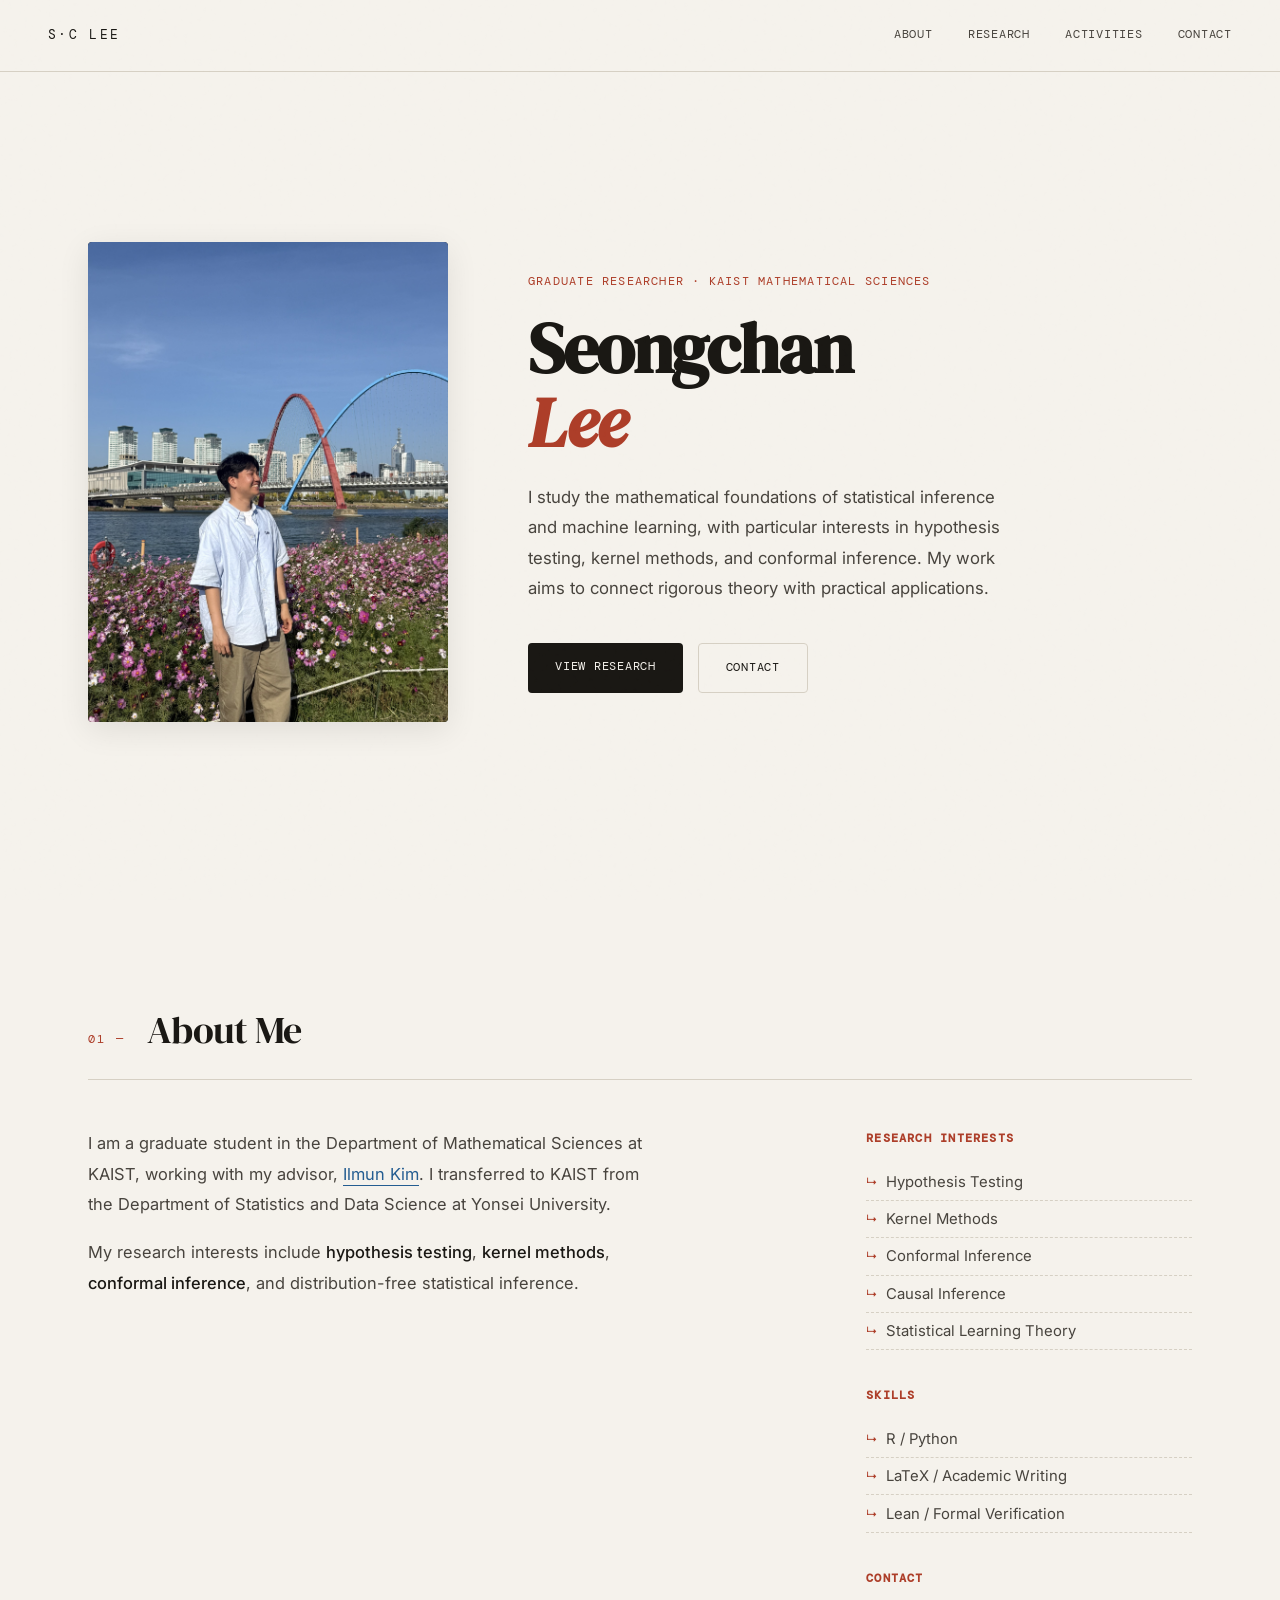
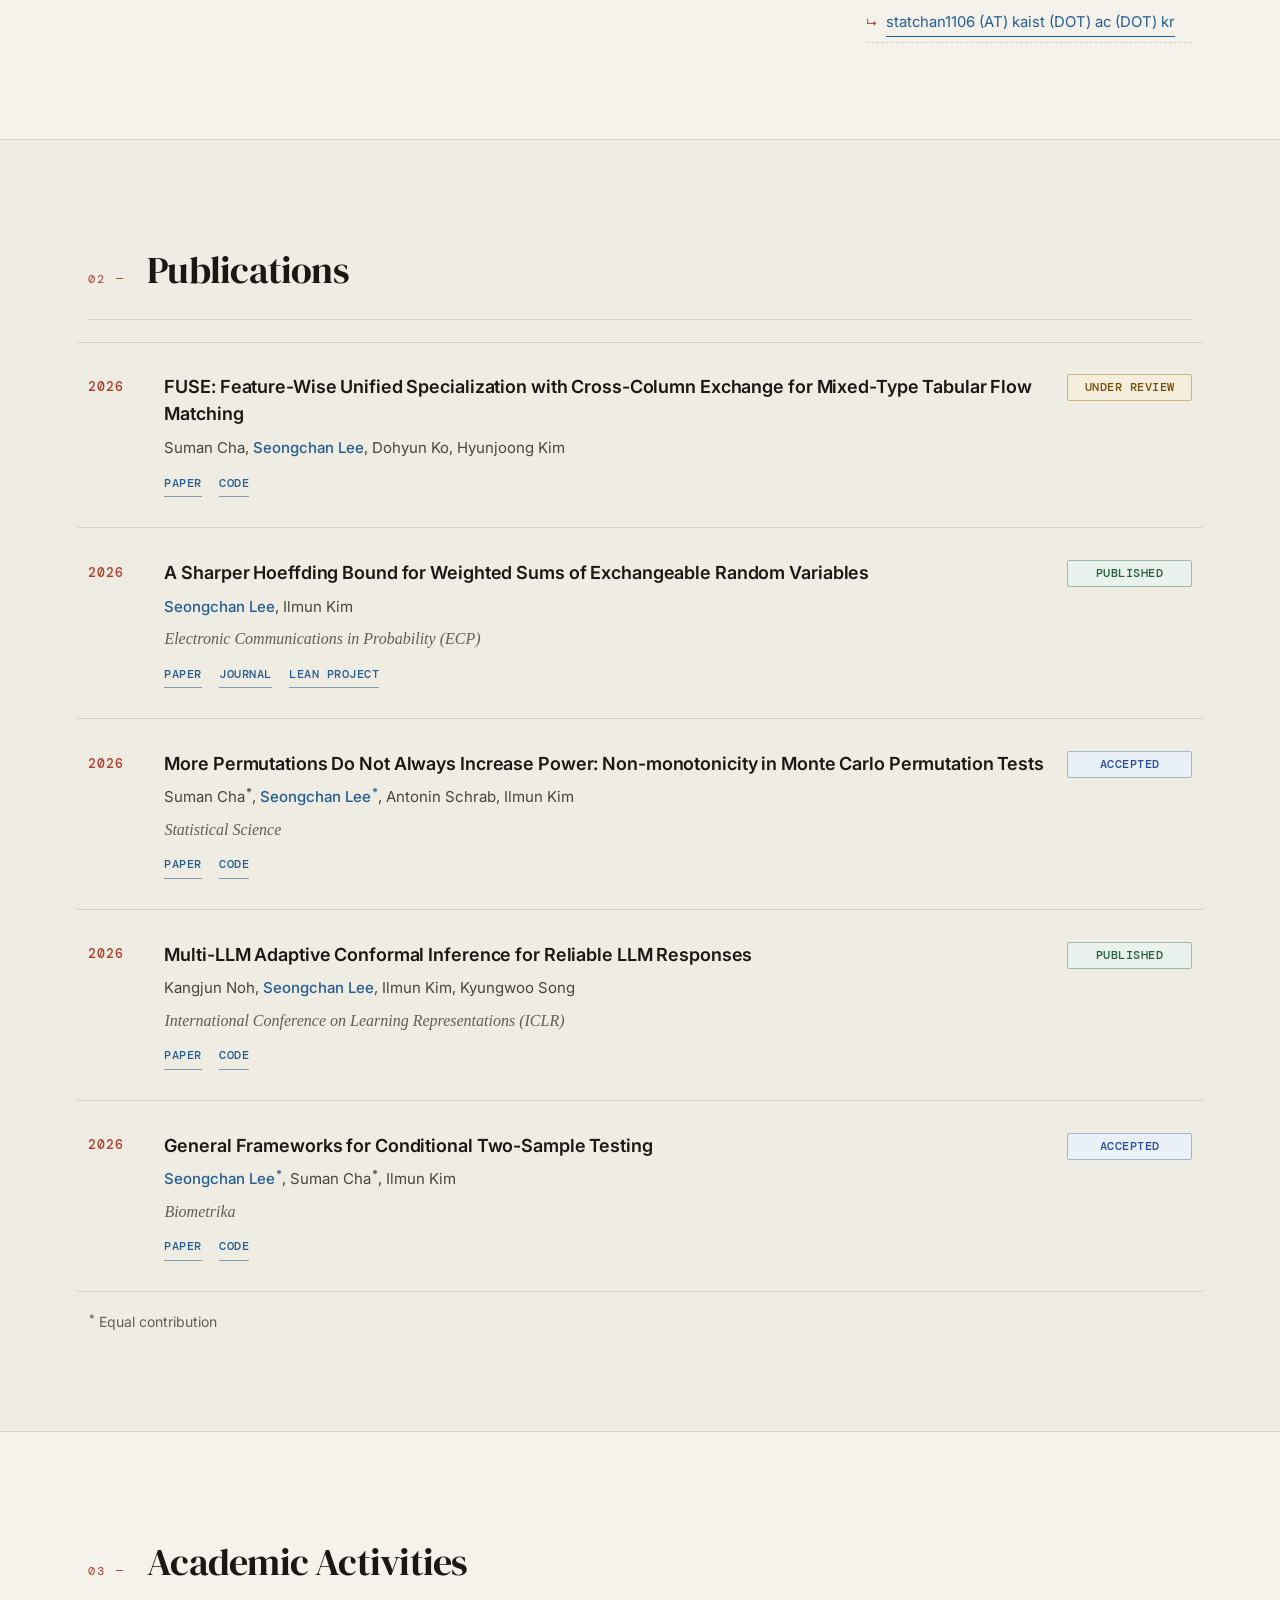
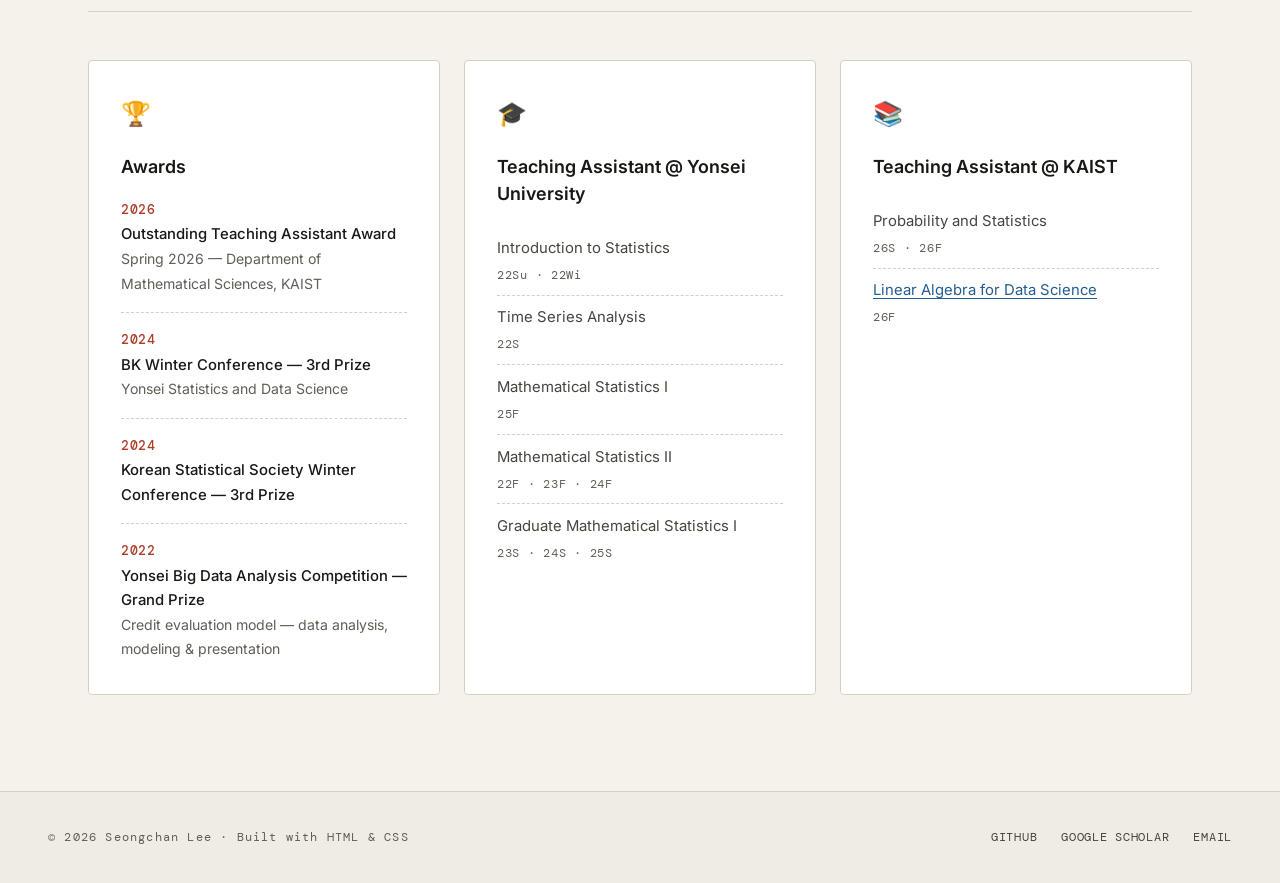
<file: index.html>
<!DOCTYPE html>
<html lang="en">
<head>
  <meta charset="UTF-8" />
  <meta name="viewport" content="width=device-width, initial-scale=1.0"/>
  <title>Seongchan Lee | Graduate Researcher</title>
  <meta name="description" content="Seongchan Lee — graduate researcher in statistics, statistical inference, and machine learning at KAIST." />
  <link href="https://fonts.googleapis.com/css2?family=DM+Serif+Display:ital@0;1&amp;family=DM+Mono:wght@300;400;500&amp;family=Inter:wght@400;500;600&amp;family=Noto+Sans+KR:wght@400;500;600&amp;display=swap" rel="stylesheet"/>
  <style>
    /* ─── Reset & Tokens ─────────────────────────────────── */
    *, *::before, *::after { box-sizing: border-box; margin: 0; padding: 0; }

    :root {
      --bg:        #F5F2EC;
      --bg-alt:    #EFECE4;
      --card:      #FFFFFF;
      --ink:       #1A1814;
      --ink-soft:  #48443E;
      --ink-muted: #625D55;
      --font-body: 'Inter', 'Noto Sans KR', system-ui, sans-serif;
      --accent:    #AD3E29;
      --accent2:   #245D91;
      --rule:      #D6D0C4;
      --tag-bg:    #EAE6DD;
      --radius:    4px;
      --shadow:    0 2px 12px rgba(0,0,0,0.06);
      --shadow-lg: 0 8px 32px rgba(0,0,0,0.09);
    }

    html { scroll-behavior: smooth; scroll-padding-top: 7rem; }

    body {
      background: var(--bg);
      color: var(--ink);
      font-family: var(--font-body);
      font-weight: 400;
      line-height: 1.75;
      overflow-x: hidden;
    }

    /* Paper-grain texture overlay */
    body::before {
      content: '';
      position: fixed; inset: 0;
      background-image: url("data:image/svg+xml,%3Csvg viewBox='0 0 200 200' xmlns='http://www.w3.org/2000/svg'%3E%3Cfilter id='n'%3E%3CfeTurbulence type='fractalNoise' baseFrequency='0.9' numOctaves='4' stitchTiles='stitch'/%3E%3C/filter%3E%3Crect width='100%25' height='100%25' filter='url(%23n)' opacity='0.04'/%3E%3C/svg%3E");
      pointer-events: none;
      z-index: 9999;
      opacity: 0.18;
    }

    /* ─── Navigation ─────────────────────────────────────── */
    nav {
      position: fixed; top: 0; left: 0; right: 0;
      display: flex; align-items: center; justify-content: space-between;
      padding: 1.1rem 3rem;
      background: rgba(245,242,236,0.88);
      backdrop-filter: blur(14px);
      -webkit-backdrop-filter: blur(14px);
      border-bottom: 1px solid var(--rule);
      z-index: 100;
    }

    .nav-logo {
      font-family: 'DM Mono', monospace;
      font-size: 0.8rem;
      letter-spacing: 0.18em;
      text-transform: uppercase;
      color: var(--ink);
      text-decoration: none;
    }

    .nav-links {
      display: flex;
      gap: 2.2rem;
      list-style: none;
    }

    .nav-links a {
      font-family: 'DM Mono', monospace;
      font-size: 0.78rem;
      letter-spacing: 0.06em;
      text-transform: uppercase;
      text-decoration: none;
      color: var(--ink-soft);
      display: inline-flex;
      align-items: center;
      min-height: 2.25rem;
      padding: 0.25rem 0;
      border-bottom: 1px solid transparent;
      transition: color 0.2s, border-color 0.2s;
    }

    .nav-links a:hover,
    .nav-links a.active {
      color: var(--accent);
      border-color: var(--accent);
    }

    /* ─── Hero ───────────────────────────────────────────── */
    .hero {
      min-height: 100vh;
      display: grid;
      grid-template-columns: minmax(0, 360px) minmax(0, 1fr);
      align-items: center;
      padding: 9rem 3rem 5rem;
      gap: 5rem;
      max-width: 1200px;
      margin: 0 auto;
    }

    .hero-eyebrow {
      font-family: 'DM Mono', monospace;
      font-size: 0.76rem;
      letter-spacing: 0.1em;
      text-transform: uppercase;
      color: var(--accent);
      margin-bottom: 1.2rem;
      opacity: 0;
      animation: fadeUp 0.8s 0.1s ease forwards;
    }

    h1 {
      font-family: 'DM Serif Display', serif;
      font-size: clamp(3rem, 5.5vw, 5rem);
      line-height: 1.05;
      letter-spacing: -0.02em;
      margin-bottom: 1.4rem;
      opacity: 0;
      animation: fadeUp 0.9s 0.22s ease forwards;
    }

    h1 em {
      font-style: italic;
      color: var(--accent);
    }

    .hero-desc {
      font-size: 1.05rem;
      color: var(--ink-soft);
      max-width: 44ch;
      margin-bottom: 2.5rem;
      line-height: 1.8;
      opacity: 0;
      animation: fadeUp 0.9s 0.36s ease forwards;
    }

    .hero-actions {
      display: flex;
      gap: 0.9rem;
      flex-wrap: wrap;
      opacity: 0;
      animation: fadeUp 0.9s 0.5s ease forwards;
    }

    /* ─── Buttons ────────────────────────────────────────── */
    .btn {
      font-family: 'DM Mono', monospace;
      font-size: 0.78rem;
      letter-spacing: 0.06em;
      text-transform: uppercase;
      text-decoration: none;
      padding: 0.8rem 1.7rem;
      border-radius: var(--radius);
      transition: all 0.22s ease;
      cursor: pointer;
      border: none;
      display: inline-block;
    }

    .btn-primary {
      background: var(--ink);
      color: var(--bg);
    }

    .btn-primary:hover {
      background: var(--accent);
      transform: translateY(-1px);
      box-shadow: var(--shadow);
    }

    .btn-outline {
      background: transparent;
      color: var(--ink);
      border: 1.5px solid var(--rule);
    }

    .btn-outline:hover {
      border-color: var(--accent);
      color: var(--accent);
      transform: translateY(-1px);
    }

    /* ─── Hero Photo Card ────────────────────────────────── */
    .hero-card {
      opacity: 0;
      animation: fadeIn 1.1s 0.45s ease forwards;
      position: relative;
    }

    .photo-frame {
      width: 100%;
      max-width: 360px;
      aspect-ratio: 3 / 4;
      background: var(--ink);
      border-radius: var(--radius);
      overflow: hidden;
      position: relative;
      margin-right: auto;
      box-shadow: var(--shadow-lg);
    }

    .photo-frame img {
      width: 100%;
      height: 100%;
      object-fit: cover;
      display: block;
    }

    /* Floating info chips */
    .hero-chips {
      position: absolute;
      bottom: -1.2rem;
      left: -1.6rem;
      display: flex;
      flex-direction: column;
      gap: 0.45rem;
    }

    .chip {
      background: var(--card);
      border: 1px solid var(--rule);
      padding: 0.38rem 0.9rem;
      font-family: 'DM Mono', monospace;
      font-size: 0.62rem;
      letter-spacing: 0.1em;
      color: var(--ink-soft);
      border-radius: var(--radius);
      white-space: nowrap;
      box-shadow: var(--shadow);
    }

    /* ─── Section Shared ─────────────────────────────────── */
    .section-wrap {
      max-width: 1200px;
      margin: 0 auto;
      padding: 6rem 3rem;
    }

    .section-header {
      display: flex;
      align-items: baseline;
      gap: 1.4rem;
      margin-bottom: 3rem;
      padding-bottom: 1rem;
      border-bottom: 1px solid var(--rule);
    }

    .section-num {
      font-family: 'DM Mono', monospace;
      font-size: 0.76rem;
      color: var(--accent);
      letter-spacing: 0.18em;
      flex-shrink: 0;
    }

    h2 {
      font-family: 'DM Serif Display', serif;
      font-size: clamp(1.8rem, 3vw, 2.4rem);
      font-weight: 400;
      letter-spacing: -0.02em;
    }

    /* ─── About ──────────────────────────────────────────── */
    #about {
      background: var(--bg);
    }

    .about-grid {
      display: grid;
      grid-template-columns: 3fr 1.4fr;
      gap: 5rem;
      align-items: start;
    }

    .about-text p {
      font-size: 1.03rem;
      color: var(--ink-soft);
      margin-bottom: 1.1rem;
      max-width: 58ch;
      line-height: 1.85;
    }

    .about-text p strong { color: var(--ink); font-weight: 500; }

    .about-text a {
      color: var(--accent2);
      text-decoration: none;
      border-bottom: 1px solid var(--accent2);
      padding-bottom: 1px;
      transition: color 0.2s, border-color 0.2s;
    }

    .about-text a:hover { color: var(--accent); border-color: var(--accent); }

    /* Sidebar blocks */
    .about-sidebar {
      display: flex;
      flex-direction: column;
      gap: 2.2rem;
    }

    .sidebar-block h3 {
      font-family: 'DM Mono', monospace;
      font-size: 0.76rem;
      letter-spacing: 0.1em;
      text-transform: uppercase;
      color: var(--accent);
      margin-bottom: 0.9rem;
    }

    .sidebar-block ul { list-style: none; }

    .sidebar-block li {
      font-size: 0.93rem;
      color: var(--ink-soft);
      padding: 0.32rem 0;
      border-bottom: 1px dashed var(--rule);
      display: flex;
      align-items: center;
      gap: 0.55rem;
    }

    .sidebar-block li::before {
      content: '↳';
      color: var(--accent);
      font-size: 0.72rem;
      flex-shrink: 0;
    }

    /* ─── Publications ───────────────────────────────────── */
    #publications {
      background: var(--bg-alt);
      border-top: 1px solid var(--rule);
      border-bottom: 1px solid var(--rule);
    }

    /* Keep the publication list aligned with the rest of the page. */
    #publications .section-wrap {
      max-width: 1200px;
    }

    #publications .section-header {
      margin-bottom: 1.35rem;
    }

    .pub-list {
      display: flex;
      flex-direction: column;
    }

    .pub-item {
      display: grid;
      grid-template-columns: 54px minmax(0, 1fr) auto;
      gap: 1.4rem;
      align-items: start;
      padding: 1.9rem 0.75rem;
      margin: 0 -0.75rem;
      border-bottom: 1px solid var(--rule);
      border-radius: var(--radius);
      transition: background 0.18s ease;
    }

    .pub-item:first-child {
      border-top: 1px solid var(--rule);
    }

    .pub-item:hover {
      background: rgba(255, 255, 255, 0.38);
    }

    .pub-year {
      font-family: 'DM Mono', monospace;
      font-size: 0.8rem;
      font-weight: 500;
      color: var(--accent);
      letter-spacing: 0.08em;
      padding-top: 0.18rem;
    }

    .pub-main {
      min-width: 0;
    }

    .pub-title {
      font-family: var(--font-body);
      font-size: 1.125rem;
      font-weight: 600;
      line-height: 1.5;
      letter-spacing: -0.006em;
      color: var(--ink);
      margin-bottom: 0.55rem;
    }

    .pub-authors {
      font-size: 0.9375rem;
      font-weight: 400;
      line-height: 1.6;
      color: var(--ink-soft);
    }

    .pub-authors strong {
      color: var(--accent2);
      font-weight: 500;
    }

    .contrib-mark {
      display: inline-block;
      margin-left: 0.08em;
      font-size: 0.75em;
      font-weight: 600;
      line-height: 0;
      vertical-align: super;
      color: inherit;
    }

    /* Venue is metadata, not a second badge. Keep it quiet. */
    .pub-meta {
      display: block;
      margin-top: 0.45rem;
      line-height: 1.5;
    }

    .pub-venue {
      display: inline;
      font-family: Georgia, 'Times New Roman', serif;
      font-size: 1rem;
      font-weight: 400;
      font-style: italic;
      letter-spacing: 0;
      text-transform: none;
      color: var(--ink-muted);
      text-decoration: none;
      padding: 0;
      border: 0;
      background: transparent;
      transition: color 0.18s ease;
    }

    .pub-venue:hover {
      color: var(--accent2);
    }

    .venue-abbr {
      font: inherit;
      letter-spacing: 0;
      color: inherit;
    }

    .pub-links {
      display: flex;
      align-items: center;
      flex-wrap: wrap;
      gap: 0.6rem 1.1rem;
      margin-top: 0.65rem;
    }

    .pub-meta + .pub-links {
      margin-top: 0.65rem;
    }

    .pub-link {
      font-family: 'DM Mono', monospace;
      font-size: 0.75rem;
      font-weight: 500;
      letter-spacing: 0.04em;
      text-transform: uppercase;
      text-decoration: none;
      color: var(--accent2);
      display: inline-flex;
      align-items: center;
      padding: 0.15rem 0;
      border-bottom: 1px solid #8399AD;
      transition: color 0.18s ease, border-color 0.18s ease;
    }

    .pub-link:hover {
      color: #17466E;
      border-color: var(--accent2);
    }

    .pub-badge {
      justify-self: end;
      align-self: start;
      font-family: 'DM Mono', monospace;
      font-size: 0.75rem;
      font-weight: 500;
      line-height: 1.4;
      letter-spacing: 0.04em;
      text-transform: uppercase;
      text-align: center;
      min-width: 7.8rem;
      padding: 0.25rem 0.55rem;
      border: 1px solid;
      border-radius: 2px;
      white-space: nowrap;
      margin-top: 0.08rem;
    }

    /* Compact status boxes with muted fills and distinct ink colors. */
    .pub-badge.review {
      background: #F5EEDD;
      border-color: #CEB57C;
      color: #7A4A08;
    }

    .pub-badge.accepted {
      background: #EAF0F8;
      border-color: #A3B5CF;
      color: #254AA5;
    }

    .pub-badge.published {
      background: #EAF2ED;
      border-color: #A2B9AA;
      color: #21603B;
    }

    .equal-contrib-note {
      margin-top: 1.15rem;
      font-family: var(--font-body);
      font-size: 0.875rem;
      color: var(--ink-muted);
      letter-spacing: 0;
    }

    @media (max-width: 768px) {
      .pub-item {
        grid-template-columns: minmax(0, 1fr) auto;
        gap: 0.7rem 1rem;
        padding: 1.7rem 0;
        margin: 0;
      }

      .pub-year { grid-column: 1; grid-row: 1; align-self: center; padding-top: 0; }

      .pub-badge {
        grid-column: 2;
        grid-row: 1;
        margin-top: 0;
      }

      .pub-main { grid-column: 1 / -1; grid-row: 2; }

      .pub-title {
        font-size: 1.0625rem;
      }

      .pub-authors {
        font-size: 0.9375rem;
      }

      .pub-venue {
        font-size: 1rem;
      }
    }

    /* ─── Academic Activities ────────────────────────────── */
    #academic {
      background: var(--bg);
    }

    .activity-grid {
      display: grid;
      grid-template-columns: repeat(auto-fit, minmax(min(100%, 300px), 1fr));
      gap: 1.5rem;
    }

    .activity-card {
      background: var(--card);
      border: 1px solid var(--rule);
      border-radius: var(--radius);
      padding: 2rem;
      transition: box-shadow 0.25s, transform 0.25s, border-color 0.25s;
      position: relative;
      overflow: hidden;
    }

    .activity-card::before {
      content: '';
      position: absolute;
      top: 0; left: 0;
      width: 3px;
      height: 0;
      background: var(--accent);
      transition: height 0.3s ease;
      border-radius: 0 0 2px 2px;
    }

    .activity-card:hover {
      border-color: var(--rule);
      transform: translateY(-4px);
      box-shadow: var(--shadow-lg);
    }

    .activity-card:hover::before { height: 100%; }

    .card-icon {
      font-size: 1.5rem;
      margin-bottom: 1.1rem;
      display: block;
    }

    .activity-card h3 {
      font-family: var(--font-body);
      font-size: 1.125rem;
      font-weight: 600;
      margin-bottom: 1.2rem;
      line-height: 1.5;
    }

    /* Award list */
    .award-list {
      list-style: none;
      display: flex;
      flex-direction: column;
      gap: 1rem;
    }

    .award-list li {
      font-size: 0.93rem;
      color: var(--ink-soft);
      line-height: 1.65;
      padding-bottom: 1rem;
      border-bottom: 1px dashed var(--rule);
    }

    .award-list li:last-child { border-bottom: none; padding-bottom: 0; }

    .award-list li strong {
      font-family: 'DM Mono', monospace;
      font-size: 0.8rem;
      font-weight: 500;
      color: var(--accent);
      letter-spacing: 0.05em;
      display: block;
      margin-bottom: 0.15rem;
    }

    .award-label {
      font-weight: 500;
      color: var(--ink);
      display: block;
    }

    .award-desc {
      font-size: 0.88rem;
      color: var(--ink-muted);
      margin-top: 0.1rem;
    }

    /* TA list */
    .ta-list {
      list-style: none;
      display: flex;
      flex-direction: column;
      gap: 0;
    }

    .ta-list li {
      font-size: 0.93rem;
      color: var(--ink-soft);
      padding: 0.55rem 0;
      border-bottom: 1px dashed var(--rule);
      display: grid;
      grid-template-columns: minmax(0, 1fr);
      gap: 0.25rem;
    }

    .ta-list li:last-child { border-bottom: none; }

    .ta-list .ta-term {
      font-family: 'DM Mono', monospace;
      font-size: 0.75rem;
      color: var(--ink-muted);
      letter-spacing: 0.06em;
      flex-shrink: 0;
    }

    .course-title-link {
      color: var(--accent2);
      text-underline-offset: 0.2em;
    }

    .course-title-link:hover { color: var(--accent); }

    /* ─── Footer ─────────────────────────────────────────── */
    footer {
      border-top: 1px solid var(--rule);
      background: var(--bg-alt);
      padding: 2.2rem 3rem;
    }

    .footer-inner {
      max-width: 1200px;
      margin: 0 auto;
      display: flex;
      align-items: center;
      justify-content: space-between;
      flex-wrap: wrap;
      gap: 1rem;
    }

    footer p {
      font-family: 'DM Mono', monospace;
      font-size: 0.75rem;
      letter-spacing: 0.1em;
      color: var(--ink-muted);
    }

    .social-links { display: flex; flex-wrap: wrap; gap: 0.75rem 1.5rem; }

    .social-links a {
      font-family: 'DM Mono', monospace;
      font-size: 0.75rem;
      letter-spacing: 0.06em;
      text-transform: uppercase;
      color: var(--ink-soft);
      text-decoration: none;
      transition: color 0.2s;
    }

    .social-links a:hover { color: var(--accent); }


    a:focus-visible {
      outline: 2px solid var(--accent2);
      outline-offset: 3px;
      border-radius: 2px;
    }

    /* ─── Scroll Reveal ──────────────────────────────────── */
    .reveal {
      opacity: 0;
      transform: translateY(22px);
      transition: opacity 0.65s ease, transform 0.65s ease;
    }

    .reveal.visible {
      opacity: 1;
      transform: none;
    }

    /* ─── Animations ─────────────────────────────────────── */
    @keyframes fadeUp {
      from { opacity: 0; transform: translateY(18px); }
      to   { opacity: 1; transform: translateY(0); }
    }

    @keyframes fadeIn {
      from { opacity: 0; }
      to   { opacity: 1; }
    }

    /* ─── Responsive ─────────────────────────────────────── */
    @media (max-width: 900px) {
      .hero { grid-template-columns: 1fr; padding: 8rem 2rem 4rem; gap: 3rem; }
      .hero-card { display: none; }
      .about-grid { grid-template-columns: 1fr; gap: 3rem; }
    }

    @media (max-width: 768px) {
      nav { padding: 0.6rem 1.25rem; flex-wrap: wrap; gap: 0.2rem 1rem; }
      .nav-links { display: flex; flex-wrap: wrap; gap: 0.2rem 1rem; }
      .nav-links a { font-size: 0.75rem; }
      .hero { min-height: auto; padding: 9rem 1.5rem 4rem; }
      .hero-eyebrow { line-height: 1.8; }
      .section-wrap { padding: 4rem 1.5rem; }
      .section-header { gap: 0.75rem; margin-bottom: 2rem; }
      footer { padding: 2rem 1.5rem; }
      .activity-grid { grid-template-columns: 1fr; }
      .activity-card { padding: 1.5rem; }
      .sidebar-block a { overflow-wrap: anywhere; }
    }

    @media (prefers-reduced-motion: reduce) {
      html { scroll-behavior: auto; }
      *, *::before, *::after {
        animation-duration: 0.01ms !important;
        animation-iteration-count: 1 !important;
        transition-duration: 0.01ms !important;
      }
    }
  </style>
</head>
<body>

<!-- ═══ NAV ═══════════════════════════════════════════════ -->
<nav>
  <a href="#" class="nav-logo">S·C Lee</a>
  <ul class="nav-links">
    <li><a href="#about">About</a></li>
    <li><a href="#publications">Research</a></li>
    <li><a href="#academic">Activities</a></li>
    <li><a href="mailto:statchan1106@kaist.ac.kr">Contact</a></li>
  </ul>
</nav>

<!-- ═══ HERO ══════════════════════════════════════════════ -->
<div class="hero">
  <div class="hero-card">
    <div class="photo-frame">
      <img src="portrait-2026-10.jpg" alt="Seongchan Lee" width="3031" height="4041">
    </div>
  </div>

  <div class="hero-text">
    <p class="hero-eyebrow">Graduate Researcher · KAIST Mathematical Sciences</p>
    <h1>Seongchan<br><em>Lee</em></h1>
    <p class="hero-desc">
      I study the mathematical foundations of statistical inference and machine learning, with particular interests in hypothesis testing, kernel methods, and conformal inference. My work aims to connect rigorous theory with practical applications.
    </p>
    <div class="hero-actions">
      <a href="#publications" class="btn btn-primary">View Research</a>
      <a href="mailto:statchan1106@kaist.ac.kr" class="btn btn-outline">Contact</a>
    </div>
  </div>

</div>

<!-- ═══ ABOUT ═════════════════════════════════════════════ -->
<section id="about">
  <div class="section-wrap">
    <div class="section-header reveal">
      <span class="section-num">01 —</span>
      <h2>About Me</h2>
    </div>
    <div class="about-grid">
      <div class="about-text reveal">
        <p>
          I am a graduate student in the Department of Mathematical Sciences at KAIST,
          working with my advisor, <a href="https://ilmunk.github.io/index.html" target="_blank" rel="noopener noreferrer">Ilmun Kim</a>.
          I transferred to KAIST from the Department of Statistics and Data Science at Yonsei University.
        </p>
        <p>
          My research interests include <strong>hypothesis testing</strong>,
          <strong>kernel methods</strong>, <strong>conformal inference</strong>,
          and distribution-free statistical inference.
        </p>
      </div>
      <div class="about-sidebar reveal">
        <div class="sidebar-block">
          <h3>Research Interests</h3>
          <ul>
            <li>Hypothesis Testing</li>
            <li>Kernel Methods</li>
            <li>Conformal Inference</li>
            <li>Causal Inference</li>
            <li>Statistical Learning Theory</li>
          </ul>
        </div>
        <div class="sidebar-block">
          <h3>Skills</h3>
          <ul>
            <li>R / Python</li>
            <li>LaTeX / Academic Writing</li>
            <li>Lean / Formal Verification</li>
          </ul>
        </div>
        <div class="sidebar-block">
          <h3>Contact</h3>
          <ul>
            <li><a href="mailto:statchan1106@kaist.ac.kr" style="color:var(--accent2); text-decoration:none; border-bottom:1px solid var(--accent2); padding-bottom:1px;">statchan1106 (AT) kaist (DOT) ac (DOT) kr</a></li>
          </ul>
        </div>
      </div>
    </div>
  </div>
</section>

<!-- ═══ PUBLICATIONS ══════════════════════════════════════ -->
<section id="publications">
  <div class="section-wrap">
    <div class="section-header reveal">
      <span class="section-num">02 —</span>
      <h2>Publications</h2>
    </div>

    <!--
      Add a paper by copying one .pub-item block.
      Status classes:
        review      = Under Review
        accepted    = Accepted
        published   = Published
    -->

<div class="pub-list">

  <!-- FUSE -->
  <div class="pub-item reveal">
    <div class="pub-year">2026</div>

    <div class="pub-main">
      <div class="pub-title">
        FUSE: Feature-Wise Unified Specialization with Cross-Column Exchange for Mixed-Type Tabular Flow Matching
      </div>

      <div class="pub-authors">
        Suman Cha, <strong>Seongchan Lee</strong>, Dohyun Ko, Hyunjoong Kim
      </div>

      <div class="pub-links">
        <a href="https://arxiv.org/pdf/2608.07294"
           class="pub-link"
           target="_blank"
           rel="noopener noreferrer">
          Paper
        </a>

        <a href="https://github.com/suman-cha/FUSE"
           class="pub-link"
           target="_blank"
           rel="noopener noreferrer">
          Code
        </a>
      </div>
    </div>

    <span class="pub-badge review">Under Review</span>
  </div>


  <!-- Exchangeable Hoeffding -->
  <div class="pub-item reveal">
    <div class="pub-year">2026</div>

    <div class="pub-main">
      <div class="pub-title">
        A Sharper Hoeffding Bound for Weighted Sums of Exchangeable Random Variables
      </div>

      <div class="pub-authors">
        <strong>Seongchan Lee</strong>, Ilmun Kim
      </div>

    <div class="pub-meta">
      <a href="https://imstat.org/journals-and-publications/electronic-communications-in-probability/"
         class="pub-venue"
         target="_blank"
         rel="noopener noreferrer">
        Electronic Communications in Probability <span class="venue-abbr">(ECP)</span>
      </a>
    </div>

      <div class="pub-links">
        <a href="https://arxiv.org/pdf/2608.04900"
           class="pub-link"
           target="_blank"
           rel="noopener noreferrer">
          Paper
        </a>

        <a href="https://projecteuclid.org/journals/electronic-communications-in-probability/volume-31/issue-none/A-sharper-Hoeffding-bound-for-weighted-sums-of-exchangeable-random/10.1214/26-ECP818.full"
           class="pub-link"
           target="_blank"
           rel="noopener noreferrer">
          Journal
        </a>

        <a href="https://statchan1106.github.io/exchangeable-hoeffding-lean/index.html"
           class="pub-link"
           target="_blank"
           rel="noopener noreferrer">
          Lean Project
        </a>
      </div>
    </div>

    <span class="pub-badge published">Published</span>
  </div>


  <!-- Monte Carlo Permutation Tests -->
  <div class="pub-item reveal">
    <div class="pub-year">2026</div>

    <div class="pub-main">
      <div class="pub-title">
        More Permutations Do Not Always Increase Power: Non-monotonicity in Monte Carlo Permutation Tests
      </div>

      <div class="pub-authors">
        Suman Cha<sup class="contrib-mark" aria-label="equal contribution">*</sup>,
        <strong>Seongchan Lee<sup class="contrib-mark" aria-label="equal contribution">*</sup></strong>,
        Antonin Schrab, Ilmun Kim
      </div>

      <div class="pub-meta">
        <a href="https://imstat.org/journals-and-publications/statistical-science/"
           class="pub-venue"
           target="_blank"
           rel="noopener noreferrer">
          Statistical Science
        </a>
      </div>

      <div class="pub-links">
        <a href="https://arxiv.org/pdf/2605.03886"
           class="pub-link"
           target="_blank"
           rel="noopener noreferrer">
          Paper
        </a>

        <a href="https://github.com/suman-cha/mc-perm-power"
           class="pub-link"
           target="_blank"
           rel="noopener noreferrer">
          Code
        </a>
      </div>
    </div>

    <span class="pub-badge accepted">Accepted</span>
  </div>


  <!-- MACI -->
  <div class="pub-item reveal">
    <div class="pub-year">2026</div>

    <div class="pub-main">
      <div class="pub-title">
        Multi-LLM Adaptive Conformal Inference for Reliable LLM Responses
      </div>

      <div class="pub-authors">
        Kangjun Noh, <strong>Seongchan Lee</strong>, Ilmun Kim, Kyungwoo Song
      </div>

      <div class="pub-meta">
        <a href="https://iclr.cc/Conferences/2026"
           class="pub-venue"
           target="_blank"
           rel="noopener noreferrer">
          International Conference on Learning Representations <span class="venue-abbr">(ICLR)</span>
        </a>
      </div>

      <div class="pub-links">
        <a href="https://arxiv.org/pdf/2602.01285"
           class="pub-link"
           target="_blank"
           rel="noopener noreferrer">
          Paper
        </a>

        <a href="https://github.com/MLAI-Yonsei/MACI"
           class="pub-link"
           target="_blank"
           rel="noopener noreferrer">
          Code
        </a>
      </div>
    </div>

    <span class="pub-badge published">Published</span>
  </div>


  <!-- Conditional Two-Sample Testing -->
  <div class="pub-item reveal">
    <div class="pub-year">2026</div>

    <div class="pub-main">
      <div class="pub-title">
        General Frameworks for Conditional Two-Sample Testing
      </div>

      <div class="pub-authors">
        <strong>Seongchan Lee<sup class="contrib-mark" aria-label="equal contribution">*</sup></strong>,
        Suman Cha<sup class="contrib-mark" aria-label="equal contribution">*</sup>, Ilmun Kim
      </div>

    <div class="pub-meta">
      <a href="https://academic.oup.com/biomet"
         class="pub-venue"
         target="_blank"
         rel="noopener noreferrer">
        Biometrika
      </a>
    </div>


      <div class="pub-links">
        <a href="https://arxiv.org/pdf/2410.16636"
           class="pub-link"
           target="_blank"
           rel="noopener noreferrer">
          Paper
        </a>

        <a href="https://github.com/suman-cha/Cond2ST"
           class="pub-link"
           target="_blank"
           rel="noopener noreferrer">
          Code
        </a>
      </div>
    </div>

    <span class="pub-badge accepted">Accepted</span>
  </div>

</div>

<p class="equal-contrib-note">
  <span class="contrib-mark" aria-hidden="true">*</span> Equal contribution
</p>
  </div>
</section>

<!-- ═══ ACADEMIC ACTIVITIES ══════════════════════════════ -->
<section id="academic">
  <div class="section-wrap">
    <div class="section-header reveal">
      <span class="section-num">03 —</span>
      <h2>Academic Activities</h2>
    </div>

    <div class="activity-grid">

    <!-- Awards -->
    <div class="activity-card reveal">
      <span class="card-icon">🏆</span>
      <h3>Awards</h3>
      <ul class="award-list">
    
    <li>
      <strong>2026</strong>
      <span class="award-label">Outstanding Teaching Assistant Award</span>
      <span class="award-desc">Spring 2026 — Department of Mathematical Sciences, KAIST</span>
    </li>
    
        <li>
          <strong>2024</strong>
          <span class="award-label">BK Winter Conference — 3rd Prize</span>
          <span class="award-desc">Yonsei Statistics and Data Science</span>
        </li>
    
        <li>
          <strong>2024</strong>
          <span class="award-label">Korean Statistical Society Winter Conference — 3rd Prize</span>
        </li>
    
        <li>
          <strong>2022</strong>
          <span class="award-label">Yonsei Big Data Analysis Competition — Grand Prize</span>
          <span class="award-desc">Credit evaluation model — data analysis, modeling &amp; presentation</span>
        </li>
    
      </ul>
    </div>

      <!-- TA Yonsei -->
      <div class="activity-card reveal">
        <span class="card-icon">🎓</span>
        <h3>Teaching Assistant @ Yonsei University</h3>
        <ul class="ta-list">
          <li>
            Introduction to Statistics
            <span class="ta-term">22Su · 22Wi</span>
          </li>
          <li>
            Time Series Analysis
            <span class="ta-term">22S</span>
          </li>
          <li>
            Mathematical Statistics I
            <span class="ta-term">25F</span>
          </li>
          <li>
            Mathematical Statistics II
            <span class="ta-term">22F · 23F · 24F</span>
          </li>
          <li>
            Graduate Mathematical Statistics I
            <span class="ta-term">23S · 24S · 25S</span>
          </li>
        </ul>
      </div>

      <!-- TA KAIST -->
      <div class="activity-card reveal">
        <span class="card-icon">📚</span>
        <h3>Teaching Assistant @ KAIST</h3>
        <ul class="ta-list">
          <li>
            Probability and Statistics
            <span class="ta-term">26S · 26F</span>
          </li>
          <li>
            <a href="https://statchan1106.github.io/mas110-practice-sessions/"
               target="_blank"
               rel="noopener noreferrer"
               class="course-title-link">
              Linear Algebra for Data Science
            </a>
            <span class="ta-term">26F</span>
          </li>
        </ul>
      </div>

    </div>
  </div>
</section>

<!-- ═══ FOOTER ════════════════════════════════════════════ -->
<footer>
  <div class="footer-inner">
    <p>© 2026 Seongchan Lee · Built with HTML &amp; CSS</p>
    <div class="social-links">
      <a href="https://github.com/statchan1106" target="_blank" rel="noopener noreferrer">GitHub</a>
      <a href="https://scholar.google.com/citations?user=0SjzmrQAAAAJ" target="_blank" rel="noopener noreferrer">Google Scholar</a>
      <a href="mailto:statchan1106@kaist.ac.kr">Email</a>
    </div>
  </div>
</footer>

<!-- ═══ SCRIPTS ═══════════════════════════════════════════ -->
<script>
  // Scroll reveal
  const observer = new IntersectionObserver((entries) => {
    entries.forEach((entry, i) => {
      if (entry.isIntersecting) {
        entry.target.style.transitionDelay = `${i * 0.05}s`;
        entry.target.classList.add('visible');
        observer.unobserve(entry.target);
      }
    });
  }, { threshold: 0.1 });

  document.querySelectorAll('.reveal').forEach(el => observer.observe(el));

  // Active nav highlight on scroll
  const sections = document.querySelectorAll('section[id]');
  const navLinks = document.querySelectorAll('.nav-links a');

  window.addEventListener('scroll', () => {
    let current = '';
    sections.forEach(s => {
      if (window.scrollY >= s.offsetTop - 220) current = s.id;
    });
    navLinks.forEach(a => {
      a.classList.toggle('active', a.getAttribute('href') === `#${current}`);
    });
  });
</script>

</body>
</html>
</file>
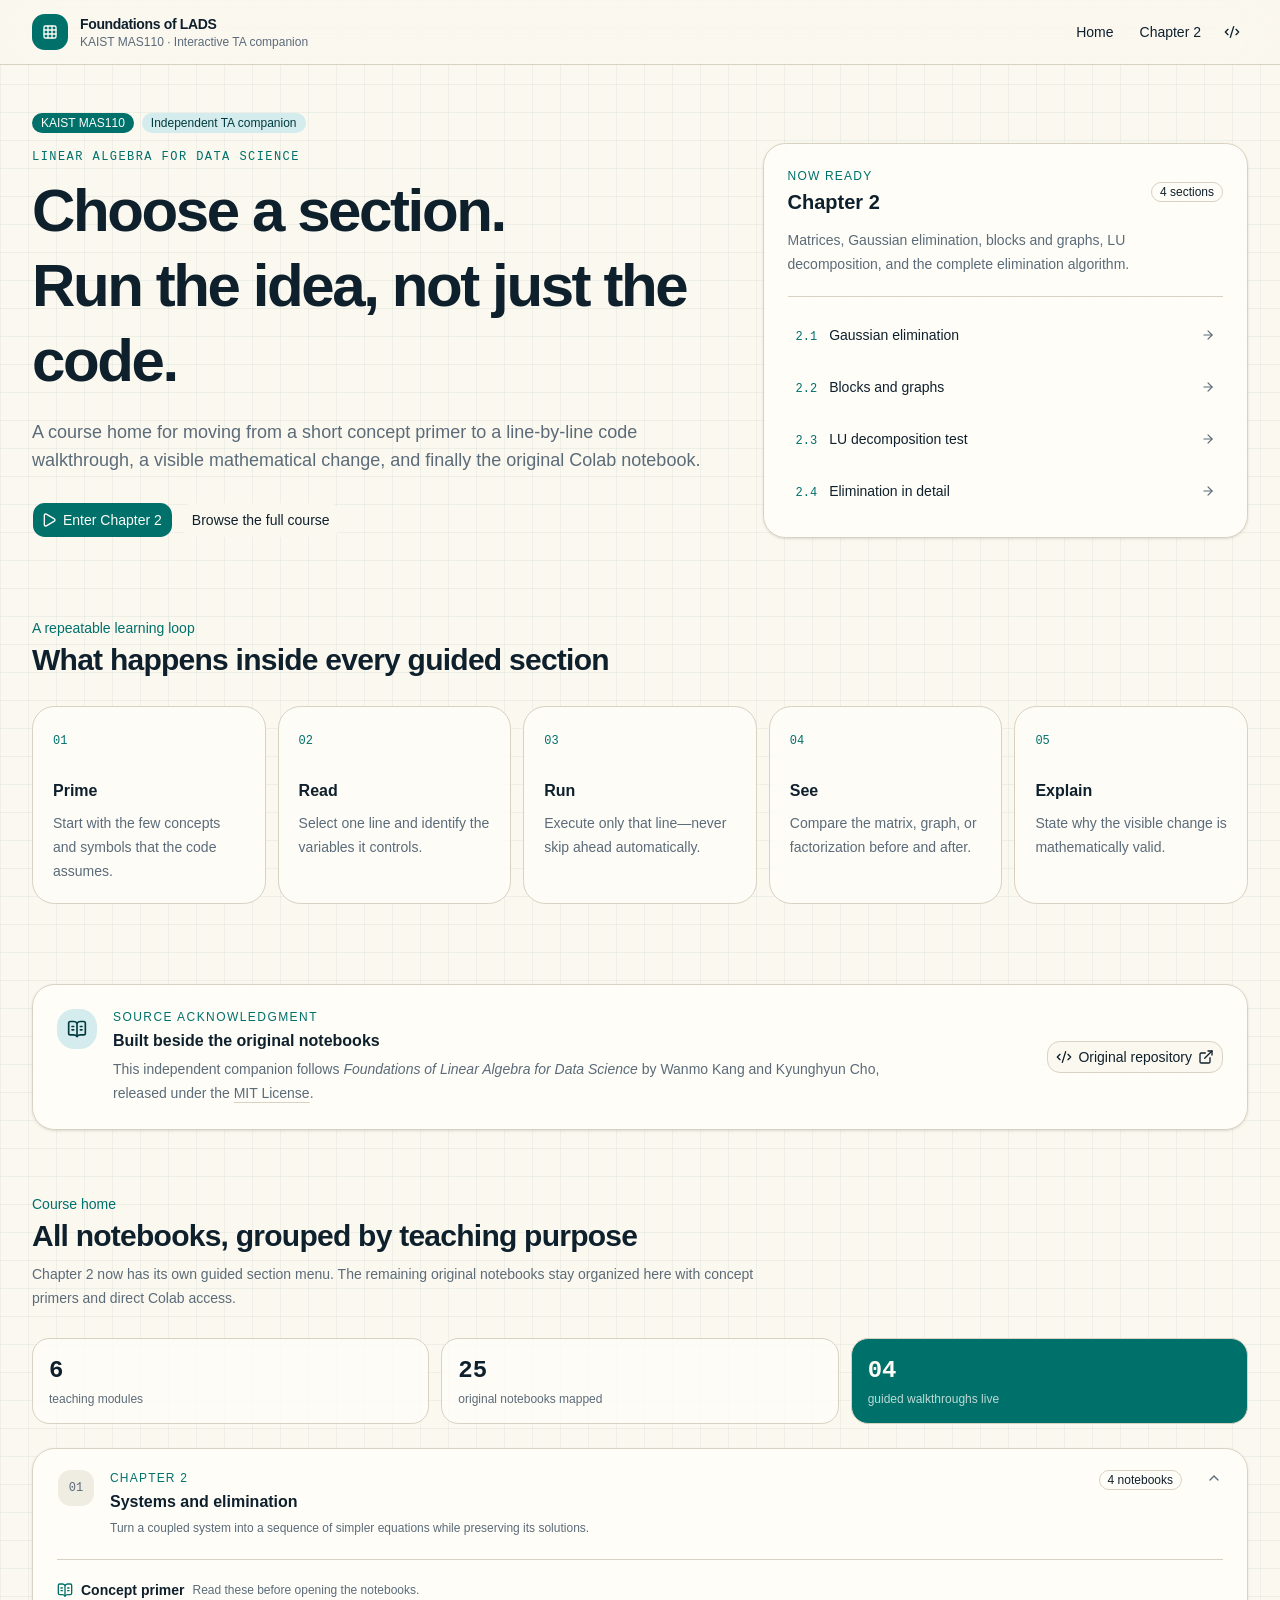
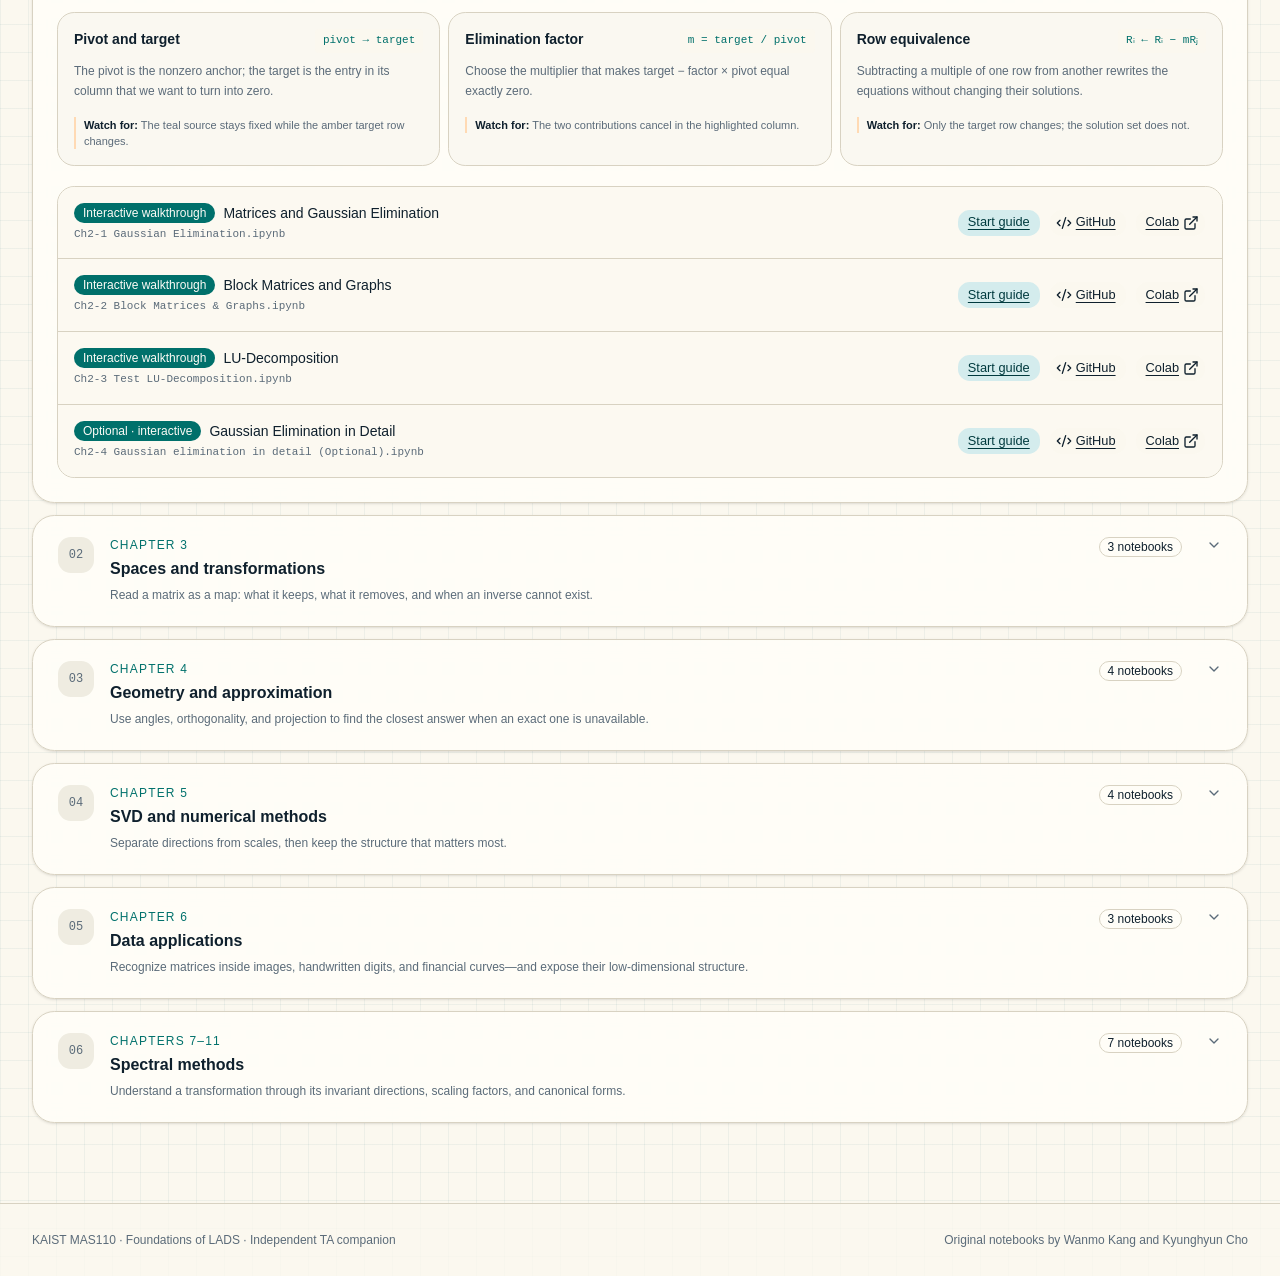
<file: mas110-lads-lab/index.html>
<!DOCTYPE html><html lang="en"><head><meta charSet="utf-8"/><meta name="viewport" content="width=device-width, initial-scale=1"/><link rel="stylesheet" href="https://statchan1106.github.io/mas110-lads-lab/_next/static/css/index.B9QvD5gJ.css" data-rsc-css-href="https://statchan1106.github.io/mas110-lads-lab/_next/static/css/index.B9QvD5gJ.css" data-precedence="vite-rsc/importer-resources"/><link rel="modulepreload" fetchPriority="low" href="https://statchan1106.github.io/mas110-lads-lab/_next/static/chunks/index-DgZN51Ll.js"/><script src="https://statchan1106.github.io/mas110-lads-lab/_next/static/chunks/rolldown-runtime-C60lm6uB.js" type="module" async=""></script><script src="https://statchan1106.github.io/mas110-lads-lab/_next/static/chunks/framework-D_rUT4EX.js" type="module" async=""></script><link rel="modulepreload" href="https://statchan1106.github.io/mas110-lads-lab/_next/static/chunks/layout-segment-context-nbl69kaL.js" crossorigin=""/><link rel="modulepreload" href="https://statchan1106.github.io/mas110-lads-lab/_next/static/chunks/Icon-D0zGVybZ.js" crossorigin=""/><link rel="modulepreload" href="https://statchan1106.github.io/mas110-lads-lab/_next/static/chunks/course-library-pyw09EiL.js" crossorigin=""/><link rel="modulepreload" href="https://statchan1106.github.io/mas110-lads-lab/_next/static/chunks/useBaseUiId-CojXiBwY.js" crossorigin=""/><link rel="modulepreload" href="https://statchan1106.github.io/mas110-lads-lab/_next/static/chunks/useRefWithInit-B31ZfqpP.js" crossorigin=""/><title>KAIST MAS110 — Foundations of LADS</title><meta name="description" content="An independent interactive TA companion for KAIST MAS110 · Linear Algebra for Data Science."/><meta property="og:title" content="KAIST MAS110 — Foundations of LADS"/><meta property="og:description" content="Concept primer, prediction, execution, visual interpretation, and the complete notebook library."/><meta property="og:image" content="https://statchan1106.github.io/mas110-lads-lab/og.png"/><meta property="og:image:width" content="1200"/><meta property="og:image:height" content="630"/><meta property="og:image:alt" content="Foundations of LADS — See every row operation."/><meta name="twitter:card" content="summary_large_image"/><meta name="twitter:title" content="KAIST MAS110 — Foundations of LADS"/><meta name="twitter:description" content="Concept primer, interactive walkthrough, and complete notebook library."/><meta name="twitter:image" content="https://statchan1106.github.io/mas110-lads-lab/og.png"/><script>Object.assign(((self[Symbol.for("vinext.navigationRuntime")]??={bootstrap:{routeManifest:null},functions:{}}).bootstrap.rsc??={rsc:[]}),{params:{},nav:{"pathname":"/","searchParams":[]}})</script><link rel="modulepreload" href="https://statchan1106.github.io/mas110-lads-lab/_next/static/chunks/index-DgZN51Ll.js" />
</head><body><div class="min-h-screen"><header class="sticky top-0 z-40 border-b bg-background/88 backdrop-blur-xl"><a class="skip-link" href="#main-content">Skip to main content</a><div class="mx-auto flex h-16 max-w-7xl items-center justify-between px-4 sm:px-6 lg:px-8"><a class="flex items-center gap-3" href="/mas110-lads-lab/" aria-label="KAIST MAS110 course home"><span class="grid size-9 place-items-center rounded-lg bg-primary text-primary-foreground"><svg xmlns="http://www.w3.org/2000/svg" width="24" height="24" viewBox="0 0 24 24" fill="none" stroke="currentColor" stroke-width="2" stroke-linecap="round" stroke-linejoin="round" class="lucide lucide-grid3x3 lucide-grid-3x3 size-4" aria-hidden="true"><rect width="18" height="18" x="3" y="3" rx="2"></rect><path d="M3 9h18"></path><path d="M3 15h18"></path><path d="M9 3v18"></path><path d="M15 3v18"></path></svg></span><span><span class="block text-sm font-semibold tracking-tight">Foundations of LADS</span><span class="hidden text-xs text-muted-foreground sm:block">KAIST MAS110 · Interactive TA companion</span></span></a><nav class="flex items-center gap-1" aria-label="Main navigation"><a class="group/button shrink-0 items-center justify-center rounded-lg border border-transparent bg-clip-padding text-sm font-medium whitespace-nowrap transition-all outline-none select-none focus-visible:border-ring focus-visible:ring-3 focus-visible:ring-ring/50 active:not-aria-[haspopup]:translate-y-px disabled:pointer-events-none disabled:opacity-50 aria-invalid:border-destructive aria-invalid:ring-3 aria-invalid:ring-destructive/20 dark:aria-invalid:border-destructive/50 dark:aria-invalid:ring-destructive/40 [&amp;_svg]:pointer-events-none [&amp;_svg]:shrink-0 [&amp;_svg:not([class*=&#x27;size-&#x27;])]:size-4 hover:bg-muted hover:text-foreground aria-expanded:bg-muted aria-expanded:text-foreground dark:hover:bg-muted/50 h-8 gap-1.5 px-2.5 has-data-[icon=inline-end]:pr-2 has-data-[icon=inline-start]:pl-2 hidden sm:inline-flex" href="/mas110-lads-lab/">Home</a><a class="group/button inline-flex shrink-0 items-center justify-center rounded-lg border border-transparent bg-clip-padding text-sm font-medium whitespace-nowrap transition-all outline-none select-none focus-visible:border-ring focus-visible:ring-3 focus-visible:ring-ring/50 active:not-aria-[haspopup]:translate-y-px disabled:pointer-events-none disabled:opacity-50 aria-invalid:border-destructive aria-invalid:ring-3 aria-invalid:ring-destructive/20 dark:aria-invalid:border-destructive/50 dark:aria-invalid:ring-destructive/40 [&amp;_svg]:pointer-events-none [&amp;_svg]:shrink-0 [&amp;_svg:not([class*=&#x27;size-&#x27;])]:size-4 hover:bg-muted hover:text-foreground aria-expanded:bg-muted aria-expanded:text-foreground dark:hover:bg-muted/50 h-8 gap-1.5 px-2.5 has-data-[icon=inline-end]:pr-2 has-data-[icon=inline-start]:pl-2" href="/mas110-lads-lab/chapter-2.html"><span class="sm:hidden">Ch. 2</span><span class="hidden sm:inline">Chapter 2</span></a><a class="group/button inline-flex shrink-0 items-center justify-center rounded-lg border border-transparent bg-clip-padding text-sm font-medium whitespace-nowrap transition-all outline-none select-none focus-visible:border-ring focus-visible:ring-3 focus-visible:ring-ring/50 active:not-aria-[haspopup]:translate-y-px disabled:pointer-events-none disabled:opacity-50 aria-invalid:border-destructive aria-invalid:ring-3 aria-invalid:ring-destructive/20 dark:aria-invalid:border-destructive/50 dark:aria-invalid:ring-destructive/40 [&amp;_svg]:pointer-events-none [&amp;_svg]:shrink-0 [&amp;_svg:not([class*=&#x27;size-&#x27;])]:size-4 border-border bg-background hover:bg-muted hover:text-foreground aria-expanded:bg-muted aria-expanded:text-foreground dark:border-input dark:bg-input/30 dark:hover:bg-input/50 size-8" href="https://github.com/kyunghyuncho/Foundations_of_LADS" target="_blank" rel="noreferrer" aria-label="Open the original GitHub repository"><svg xmlns="http://www.w3.org/2000/svg" width="24" height="24" viewBox="0 0 24 24" fill="none" stroke="currentColor" stroke-width="2" stroke-linecap="round" stroke-linejoin="round" class="lucide lucide-code-xml" aria-hidden="true"><path d="m18 16 4-4-4-4"></path><path d="m6 8-4 4 4 4"></path><path d="m14.5 4-5 16"></path></svg></a></nav></div></header><main id="main-content" class="mx-auto max-w-7xl px-4 pb-20 pt-9 sm:px-6 sm:pt-12 lg:px-8"><section class="grid gap-8 lg:grid-cols-[1.18fr_0.82fr] lg:items-end"><div><div class="mb-4 flex flex-wrap items-center gap-2"><span data-slot="badge" data-variant="default" class="group/badge inline-flex h-5 w-fit shrink-0 items-center justify-center gap-1 overflow-hidden rounded-4xl border border-transparent px-2 py-0.5 text-xs font-medium whitespace-nowrap transition-all focus-visible:border-ring focus-visible:ring-[3px] focus-visible:ring-ring/50 has-data-[icon=inline-end]:pr-1.5 has-data-[icon=inline-start]:pl-1.5 aria-invalid:border-destructive aria-invalid:ring-destructive/20 dark:aria-invalid:ring-destructive/40 [&amp;&gt;svg]:pointer-events-none [&amp;&gt;svg]:size-3! bg-primary text-primary-foreground [a]:hover:bg-primary/80">KAIST MAS110</span><span data-slot="badge" data-variant="secondary" class="group/badge inline-flex h-5 w-fit shrink-0 items-center justify-center gap-1 overflow-hidden rounded-4xl border border-transparent px-2 py-0.5 text-xs font-medium whitespace-nowrap transition-all focus-visible:border-ring focus-visible:ring-[3px] focus-visible:ring-ring/50 has-data-[icon=inline-end]:pr-1.5 has-data-[icon=inline-start]:pl-1.5 aria-invalid:border-destructive aria-invalid:ring-destructive/20 dark:aria-invalid:ring-destructive/40 [&amp;&gt;svg]:pointer-events-none [&amp;&gt;svg]:size-3! bg-secondary text-secondary-foreground [a]:hover:bg-secondary/80">Independent TA companion</span></div><p class="font-mono text-xs uppercase tracking-[0.12em] text-primary">Linear Algebra for Data Science</p><h1 class="mt-2 max-w-4xl text-3xl font-semibold leading-tight tracking-[-0.04em] text-balance sm:text-5xl lg:text-6xl">Choose a section.<br/>Run the idea, not just the code.</h1><p class="mt-5 max-w-3xl text-base leading-7 text-muted-foreground sm:text-lg">A course home for moving from a short concept primer to a line-by-line code walkthrough, a visible mathematical change, and finally the original Colab notebook.</p><div class="mt-7 flex flex-wrap gap-2"><a class="group/button inline-flex shrink-0 items-center justify-center rounded-lg border border-transparent bg-clip-padding text-sm font-medium whitespace-nowrap transition-all outline-none select-none focus-visible:border-ring focus-visible:ring-3 focus-visible:ring-ring/50 active:not-aria-[haspopup]:translate-y-px disabled:pointer-events-none disabled:opacity-50 aria-invalid:border-destructive aria-invalid:ring-3 aria-invalid:ring-destructive/20 dark:aria-invalid:border-destructive/50 dark:aria-invalid:ring-destructive/40 [&amp;_svg]:pointer-events-none [&amp;_svg]:shrink-0 [&amp;_svg:not([class*=&#x27;size-&#x27;])]:size-4 bg-primary text-primary-foreground hover:bg-primary/80 h-9 gap-1.5 px-2.5 has-data-[icon=inline-end]:pr-2 has-data-[icon=inline-start]:pl-2" href="/mas110-lads-lab/chapter-2.html"><svg xmlns="http://www.w3.org/2000/svg" width="24" height="24" viewBox="0 0 24 24" fill="none" stroke="currentColor" stroke-width="2" stroke-linecap="round" stroke-linejoin="round" class="lucide lucide-play" data-icon="inline-start" aria-hidden="true"><path d="M5 5a2 2 0 0 1 3.008-1.728l11.997 6.998a2 2 0 0 1 .003 3.458l-12 7A2 2 0 0 1 5 19z"></path></svg>Enter Chapter 2</a><a class="group/button inline-flex shrink-0 items-center justify-center rounded-lg border border-transparent bg-clip-padding text-sm font-medium whitespace-nowrap transition-all outline-none select-none focus-visible:border-ring focus-visible:ring-3 focus-visible:ring-ring/50 active:not-aria-[haspopup]:translate-y-px disabled:pointer-events-none disabled:opacity-50 aria-invalid:border-destructive aria-invalid:ring-3 aria-invalid:ring-destructive/20 dark:aria-invalid:border-destructive/50 dark:aria-invalid:ring-destructive/40 [&amp;_svg]:pointer-events-none [&amp;_svg]:shrink-0 [&amp;_svg:not([class*=&#x27;size-&#x27;])]:size-4 border-border bg-background hover:bg-muted hover:text-foreground aria-expanded:bg-muted aria-expanded:text-foreground dark:border-input dark:bg-input/30 dark:hover:bg-input/50 h-9 gap-1.5 px-2.5 has-data-[icon=inline-end]:pr-2 has-data-[icon=inline-start]:pl-2" href="#course-library">Browse the full course</a></div></div><article class="rounded-2xl border bg-card/90 p-6 shadow-sm"><div class="flex items-center justify-between gap-3"><div><p class="text-xs uppercase tracking-[0.1em] text-primary">Now ready</p><h2 class="mt-1 text-xl font-semibold">Chapter 2</h2></div><span data-slot="badge" data-variant="outline" class="group/badge inline-flex h-5 w-fit shrink-0 items-center justify-center gap-1 overflow-hidden rounded-4xl border px-2 py-0.5 text-xs font-medium whitespace-nowrap transition-all focus-visible:border-ring focus-visible:ring-[3px] focus-visible:ring-ring/50 has-data-[icon=inline-end]:pr-1.5 has-data-[icon=inline-start]:pl-1.5 aria-invalid:border-destructive aria-invalid:ring-destructive/20 dark:aria-invalid:ring-destructive/40 [&amp;&gt;svg]:pointer-events-none [&amp;&gt;svg]:size-3! border-border text-foreground [a]:hover:bg-muted [a]:hover:text-muted-foreground">4 sections</span></div><p class="mt-3 text-sm leading-6 text-muted-foreground">Matrices, Gaussian elimination, blocks and graphs, LU decomposition, and the complete elimination algorithm.</p><div class="mt-5 space-y-2 border-t pt-4"><a href="/mas110-lads-lab/chapter-2/gaussian-elimination.html" class="flex min-h-11 items-center justify-between gap-3 rounded-lg px-2 py-2 text-sm transition-colors hover:bg-muted"><span><span class="mr-3 font-mono text-xs text-primary">2.1</span>Gaussian elimination</span><svg xmlns="http://www.w3.org/2000/svg" width="24" height="24" viewBox="0 0 24 24" fill="none" stroke="currentColor" stroke-width="2" stroke-linecap="round" stroke-linejoin="round" class="lucide lucide-arrow-right size-3.5 text-muted-foreground" aria-hidden="true"><path d="M5 12h14"></path><path d="m12 5 7 7-7 7"></path></svg></a><a href="/mas110-lads-lab/chapter-2/block-matrices-graphs.html" class="flex min-h-11 items-center justify-between gap-3 rounded-lg px-2 py-2 text-sm transition-colors hover:bg-muted"><span><span class="mr-3 font-mono text-xs text-primary">2.2</span>Blocks and graphs</span><svg xmlns="http://www.w3.org/2000/svg" width="24" height="24" viewBox="0 0 24 24" fill="none" stroke="currentColor" stroke-width="2" stroke-linecap="round" stroke-linejoin="round" class="lucide lucide-arrow-right size-3.5 text-muted-foreground" aria-hidden="true"><path d="M5 12h14"></path><path d="m12 5 7 7-7 7"></path></svg></a><a href="/mas110-lads-lab/chapter-2/lu-decomposition.html" class="flex min-h-11 items-center justify-between gap-3 rounded-lg px-2 py-2 text-sm transition-colors hover:bg-muted"><span><span class="mr-3 font-mono text-xs text-primary">2.3</span>LU decomposition test</span><svg xmlns="http://www.w3.org/2000/svg" width="24" height="24" viewBox="0 0 24 24" fill="none" stroke="currentColor" stroke-width="2" stroke-linecap="round" stroke-linejoin="round" class="lucide lucide-arrow-right size-3.5 text-muted-foreground" aria-hidden="true"><path d="M5 12h14"></path><path d="m12 5 7 7-7 7"></path></svg></a><a href="/mas110-lads-lab/chapter-2/gaussian-detail.html" class="flex min-h-11 items-center justify-between gap-3 rounded-lg px-2 py-2 text-sm transition-colors hover:bg-muted"><span><span class="mr-3 font-mono text-xs text-primary">2.4</span>Elimination in detail</span><svg xmlns="http://www.w3.org/2000/svg" width="24" height="24" viewBox="0 0 24 24" fill="none" stroke="currentColor" stroke-width="2" stroke-linecap="round" stroke-linejoin="round" class="lucide lucide-arrow-right size-3.5 text-muted-foreground" aria-hidden="true"><path d="M5 12h14"></path><path d="m12 5 7 7-7 7"></path></svg></a></div></article></section><section class="py-16 sm:py-20" aria-labelledby="learning-loop-heading"><div class="mb-7"><p class="text-sm font-medium text-primary">A repeatable learning loop</p><h2 id="learning-loop-heading" class="mt-1 text-2xl font-semibold tracking-tight sm:text-3xl">What happens inside every guided section</h2></div><div class="grid gap-3 sm:grid-cols-2 lg:grid-cols-5"><article class="rounded-2xl border bg-card/84 p-5"><span class="font-mono text-xs text-primary">01</span><h3 class="mt-7 font-semibold">Prime</h3><p class="mt-2 text-sm leading-6 text-muted-foreground">Start with the few concepts and symbols that the code assumes.</p></article><article class="rounded-2xl border bg-card/84 p-5"><span class="font-mono text-xs text-primary">02</span><h3 class="mt-7 font-semibold">Read</h3><p class="mt-2 text-sm leading-6 text-muted-foreground">Select one line and identify the variables it controls.</p></article><article class="rounded-2xl border bg-card/84 p-5"><span class="font-mono text-xs text-primary">03</span><h3 class="mt-7 font-semibold">Run</h3><p class="mt-2 text-sm leading-6 text-muted-foreground">Execute only that line—never skip ahead automatically.</p></article><article class="rounded-2xl border bg-card/84 p-5"><span class="font-mono text-xs text-primary">04</span><h3 class="mt-7 font-semibold">See</h3><p class="mt-2 text-sm leading-6 text-muted-foreground">Compare the matrix, graph, or factorization before and after.</p></article><article class="rounded-2xl border bg-card/84 p-5"><span class="font-mono text-xs text-primary">05</span><h3 class="mt-7 font-semibold">Explain</h3><p class="mt-2 text-sm leading-6 text-muted-foreground">State why the visible change is mathematically valid.</p></article></div></section><section class="mb-16 rounded-2xl border bg-card/88 p-5 shadow-sm sm:flex sm:items-center sm:justify-between sm:gap-6 sm:p-6"><div class="flex gap-4"><span class="grid size-10 shrink-0 place-items-center rounded-xl bg-secondary text-secondary-foreground"><svg xmlns="http://www.w3.org/2000/svg" width="24" height="24" viewBox="0 0 24 24" fill="none" stroke="currentColor" stroke-width="2" stroke-linecap="round" stroke-linejoin="round" class="lucide lucide-book-open-text size-5" aria-hidden="true"><path d="M12 5v16"></path><path d="M16 13h2"></path><path d="M16 9h2"></path><path d="M20.001 19A2 2 0 0022 17V5a2 2 0 00-1.999-2L16 3.002A5 5 0 0012 5a5 5 0 00-4-2H4a2 2 0 00-2 2v12a2 2 0 001.999 2H8a5 5 0 014 2 5 5 0 014-2z"></path><path d="M6 13h2"></path><path d="M6 9h2"></path></svg></span><div><p class="text-xs font-medium uppercase tracking-[0.12em] text-primary">Source acknowledgment</p><h2 class="mt-1 font-semibold">Built beside the original notebooks</h2><p class="mt-1 max-w-3xl text-sm leading-6 text-muted-foreground">This independent companion follows<!-- --> <em>Foundations of Linear Algebra for Data Science</em> by Wanmo Kang and Kyunghyun Cho, released under the<!-- --> <a class="underline decoration-border underline-offset-4 hover:text-foreground" href="https://github.com/kyunghyuncho/Foundations_of_LADS/blob/main/LICENSE" target="_blank" rel="noreferrer">MIT License</a>.</p></div></div><a class="group/button inline-flex items-center justify-center rounded-lg border bg-clip-padding text-sm font-medium whitespace-nowrap transition-all outline-none select-none focus-visible:border-ring focus-visible:ring-3 focus-visible:ring-ring/50 active:not-aria-[haspopup]:translate-y-px disabled:pointer-events-none disabled:opacity-50 aria-invalid:border-destructive aria-invalid:ring-3 aria-invalid:ring-destructive/20 dark:aria-invalid:border-destructive/50 dark:aria-invalid:ring-destructive/40 [&amp;_svg]:pointer-events-none [&amp;_svg]:shrink-0 [&amp;_svg:not([class*=&#x27;size-&#x27;])]:size-4 border-border bg-background hover:bg-muted hover:text-foreground aria-expanded:bg-muted aria-expanded:text-foreground dark:border-input dark:bg-input/30 dark:hover:bg-input/50 h-8 gap-1.5 px-2.5 has-data-[icon=inline-end]:pr-2 has-data-[icon=inline-start]:pl-2 mt-4 shrink-0 sm:mt-0" href="https://github.com/kyunghyuncho/Foundations_of_LADS" target="_blank" rel="noreferrer"><svg xmlns="http://www.w3.org/2000/svg" width="24" height="24" viewBox="0 0 24 24" fill="none" stroke="currentColor" stroke-width="2" stroke-linecap="round" stroke-linejoin="round" class="lucide lucide-code-xml" data-icon="inline-start" aria-hidden="true"><path d="m18 16 4-4-4-4"></path><path d="m6 8-4 4 4 4"></path><path d="m14.5 4-5 16"></path></svg>Original repository<svg xmlns="http://www.w3.org/2000/svg" width="24" height="24" viewBox="0 0 24 24" fill="none" stroke="currentColor" stroke-width="2" stroke-linecap="round" stroke-linejoin="round" class="lucide lucide-external-link" data-icon="inline-end" aria-hidden="true"><path d="M15 3h6v6"></path><path d="M10 14 21 3"></path><path d="M18 13v6a2 2 0 0 1-2 2H5a2 2 0 0 1-2-2V8a2 2 0 0 1 2-2h6"></path></svg></a></section><section id="course-library" class="scroll-mt-24" aria-labelledby="course-library-heading"><div class="mb-7"><p class="text-sm font-medium text-primary">Course home</p><h2 id="course-library-heading" class="mt-1 text-2xl font-semibold tracking-tight sm:text-3xl">All notebooks, grouped by teaching purpose</h2><p class="mt-2 max-w-3xl text-sm leading-6 text-muted-foreground">Chapter 2 now has its own guided section menu. The remaining original notebooks stay organized here with concept primers and direct Colab access.</p></div><div><div class="mb-6 grid gap-3 sm:grid-cols-3"><div class="rounded-xl border bg-card/80 p-4"><p class="font-mono text-2xl font-semibold">6</p><p class="mt-1 text-xs text-muted-foreground">teaching modules</p></div><div class="rounded-xl border bg-card/80 p-4"><p class="font-mono text-2xl font-semibold">25</p><p class="mt-1 text-xs text-muted-foreground">original notebooks mapped</p></div><div class="rounded-xl border bg-primary p-4 text-primary-foreground"><p class="font-mono text-2xl font-semibold">04</p><p class="mt-1 text-xs opacity-75">guided walkthroughs live</p></div></div><div data-orientation="vertical" data-slot="accordion" class="flex w-full flex-col gap-3"><div data-orientation="vertical" data-index="-1" data-open="" data-slot="accordion-item" class="not-last:border-b rounded-2xl border bg-card/86 px-5 shadow-sm backdrop-blur-sm sm:px-6"><h3 data-orientation="vertical" data-index="-1" data-open="" class="flex"><button type="button" data-value="systems-elimination" data-orientation="vertical" data-index="-1" data-panel-open="" tabindex="0" aria-disabled="false" aria-controls="base-ui-_R_3a9iH1_" aria-expanded="true" id="base-ui-_R_3a9iH2_" data-slot="accordion-trigger" class="focus-visible:ring-ring/50 focus-visible:border-ring focus-visible:after:border-ring **:data-[slot=accordion-trigger-icon]:text-muted-foreground rounded-lg text-left text-sm font-medium focus-visible:ring-3 **:data-[slot=accordion-trigger-icon]:ml-auto **:data-[slot=accordion-trigger-icon]:size-4 group/accordion-trigger relative flex flex-1 items-start justify-between border border-transparent transition-all outline-none aria-disabled:pointer-events-none aria-disabled:opacity-50 gap-4 py-5 hover:no-underline"><span class="grid size-9 shrink-0 place-items-center rounded-lg bg-muted font-mono text-xs text-muted-foreground">01</span><span class="min-w-0 flex-1"><span class="block text-xs font-normal uppercase tracking-[0.1em] text-primary">Chapter 2</span><span class="mt-1 block text-base font-semibold text-foreground">Systems and elimination</span><span class="mt-1 block max-w-3xl text-xs font-normal leading-5 text-muted-foreground">Turn a coupled system into a sequence of simpler equations while preserving its solutions.</span></span><span data-slot="badge" data-variant="outline" class="group/badge h-5 w-fit items-center justify-center gap-1 overflow-hidden rounded-4xl border px-2 py-0.5 text-xs font-medium whitespace-nowrap transition-all focus-visible:border-ring focus-visible:ring-[3px] focus-visible:ring-ring/50 has-data-[icon=inline-end]:pr-1.5 has-data-[icon=inline-start]:pl-1.5 aria-invalid:border-destructive aria-invalid:ring-destructive/20 dark:aria-invalid:ring-destructive/40 [&amp;&gt;svg]:pointer-events-none [&amp;&gt;svg]:size-3! border-border text-foreground [a]:hover:bg-muted [a]:hover:text-muted-foreground mr-2 hidden shrink-0 sm:inline-flex">4<!-- --> notebooks</span><svg xmlns="http://www.w3.org/2000/svg" width="24" height="24" viewBox="0 0 24 24" fill="none" stroke="currentColor" stroke-width="2" stroke-linecap="round" stroke-linejoin="round" class="lucide lucide-chevron-down pointer-events-none shrink-0 group-aria-expanded/accordion-trigger:hidden" aria-hidden="true" data-slot="accordion-trigger-icon"><path d="m6 9 6 6 6-6"></path></svg><svg xmlns="http://www.w3.org/2000/svg" width="24" height="24" viewBox="0 0 24 24" fill="none" stroke="currentColor" stroke-width="2" stroke-linecap="round" stroke-linejoin="round" class="lucide lucide-chevron-up pointer-events-none hidden shrink-0 group-aria-expanded/accordion-trigger:inline" aria-hidden="true" data-slot="accordion-trigger-icon"><path d="m18 15-6-6-6 6"></path></svg></button></h3><div data-orientation="vertical" data-index="-1" data-open="" id="base-ui-_R_3a9iH1_" aria-labelledby="base-ui-_R_3a9iH2_" role="region" style="--accordion-panel-height:auto;--accordion-panel-width:auto;animation-name:none" data-slot="accordion-content" class="data-open:animate-accordion-down data-closed:animate-accordion-up text-sm overflow-hidden"><div class="pt-0 h-(--accordion-panel-height) data-ending-style:h-0 data-starting-style:h-0 [&amp;_a]:underline [&amp;_a]:underline-offset-3 [&amp;_a]:hover:text-foreground [&amp;_p:not(:last-child)]:mb-4 pb-6"><div class="border-t pt-5"><div class="mb-3 flex items-center gap-2"><svg xmlns="http://www.w3.org/2000/svg" width="24" height="24" viewBox="0 0 24 24" fill="none" stroke="currentColor" stroke-width="2" stroke-linecap="round" stroke-linejoin="round" class="lucide lucide-book-open-text size-4 text-primary" aria-hidden="true"><path d="M12 5v16"></path><path d="M16 13h2"></path><path d="M16 9h2"></path><path d="M20.001 19A2 2 0 0022 17V5a2 2 0 00-1.999-2L16 3.002A5 5 0 0012 5a5 5 0 00-4-2H4a2 2 0 00-2 2v12a2 2 0 001.999 2H8a5 5 0 014 2 5 5 0 014-2z"></path><path d="M6 13h2"></path><path d="M6 9h2"></path></svg><h3 class="text-sm font-semibold">Concept primer</h3><span class="text-xs text-muted-foreground">Read these before opening the notebooks.</span></div><div class="grid gap-2 md:grid-cols-3"><article class="rounded-xl border bg-muted/30 p-4"><div class="flex items-start justify-between gap-3"><h4 class="font-semibold">Pivot and target</h4><code class="shrink-0 rounded bg-background px-2 py-1 text-[11px] text-primary">pivot → target</code></div><p class="mt-2 text-xs leading-5 text-muted-foreground">The pivot is the nonzero anchor; the target is the entry in its column that we want to turn into zero.</p><p class="mt-3 border-l-2 border-accent pl-2 text-[11px] leading-4 text-muted-foreground"><strong class="text-foreground">Watch for:</strong> <!-- -->The teal source stays fixed while the amber target row changes.</p></article><article class="rounded-xl border bg-muted/30 p-4"><div class="flex items-start justify-between gap-3"><h4 class="font-semibold">Elimination factor</h4><code class="shrink-0 rounded bg-background px-2 py-1 text-[11px] text-primary">m = target / pivot</code></div><p class="mt-2 text-xs leading-5 text-muted-foreground">Choose the multiplier that makes target − factor × pivot equal exactly zero.</p><p class="mt-3 border-l-2 border-accent pl-2 text-[11px] leading-4 text-muted-foreground"><strong class="text-foreground">Watch for:</strong> <!-- -->The two contributions cancel in the highlighted column.</p></article><article class="rounded-xl border bg-muted/30 p-4"><div class="flex items-start justify-between gap-3"><h4 class="font-semibold">Row equivalence</h4><code class="shrink-0 rounded bg-background px-2 py-1 text-[11px] text-primary">Rᵢ ← Rᵢ − mRⱼ</code></div><p class="mt-2 text-xs leading-5 text-muted-foreground">Subtracting a multiple of one row from another rewrites the equations without changing their solutions.</p><p class="mt-3 border-l-2 border-accent pl-2 text-[11px] leading-4 text-muted-foreground"><strong class="text-foreground">Watch for:</strong> <!-- -->Only the target row changes; the solution set does not.</p></article></div></div><div class="mt-5 overflow-hidden rounded-xl border"><div class="flex flex-col gap-3 bg-background/72 p-4 sm:flex-row sm:items-center sm:justify-between"><div class="min-w-0"><div class="flex flex-wrap items-center gap-2"><span data-slot="badge" data-variant="default" class="group/badge inline-flex h-5 w-fit shrink-0 items-center justify-center gap-1 overflow-hidden rounded-4xl border border-transparent px-2 py-0.5 text-xs font-medium whitespace-nowrap transition-all focus-visible:border-ring focus-visible:ring-[3px] focus-visible:ring-ring/50 has-data-[icon=inline-end]:pr-1.5 has-data-[icon=inline-start]:pl-1.5 aria-invalid:border-destructive aria-invalid:ring-destructive/20 dark:aria-invalid:ring-destructive/40 [&amp;&gt;svg]:pointer-events-none [&amp;&gt;svg]:size-3! bg-primary text-primary-foreground [a]:hover:bg-primary/80">Interactive walkthrough</span><h4 class="font-medium">Matrices and Gaussian Elimination</h4></div><p class="mt-1 truncate font-mono text-[11px] text-muted-foreground">Ch2-1 Gaussian Elimination.ipynb</p></div><div class="flex shrink-0 gap-2"><a class="group/button inline-flex shrink-0 items-center justify-center rounded-lg border border-transparent bg-clip-padding text-sm font-medium whitespace-nowrap transition-all outline-none select-none focus-visible:border-ring focus-visible:ring-3 focus-visible:ring-ring/50 active:not-aria-[haspopup]:translate-y-px disabled:pointer-events-none disabled:opacity-50 aria-invalid:border-destructive aria-invalid:ring-3 aria-invalid:ring-destructive/20 dark:aria-invalid:border-destructive/50 dark:aria-invalid:ring-destructive/40 [&amp;_svg]:pointer-events-none [&amp;_svg]:shrink-0 [&amp;_svg:not([class*=&#x27;size-&#x27;])]:size-4 bg-secondary text-secondary-foreground hover:bg-[color-mix(in_oklch,var(--secondary),var(--foreground)_5%)] aria-expanded:bg-secondary aria-expanded:text-secondary-foreground h-7 gap-1 rounded-[min(var(--radius-md),12px)] px-2.5 text-[0.8rem] in-data-[slot=button-group]:rounded-lg has-data-[icon=inline-end]:pr-1.5 has-data-[icon=inline-start]:pl-1.5 [&amp;_svg:not([class*=&#x27;size-&#x27;])]:size-3.5" href="/mas110-lads-lab/chapter-2/gaussian-elimination.html">Start guide</a><a class="group/button inline-flex shrink-0 items-center justify-center rounded-lg border border-transparent bg-clip-padding text-sm font-medium whitespace-nowrap transition-all outline-none select-none focus-visible:border-ring focus-visible:ring-3 focus-visible:ring-ring/50 active:not-aria-[haspopup]:translate-y-px disabled:pointer-events-none disabled:opacity-50 aria-invalid:border-destructive aria-invalid:ring-3 aria-invalid:ring-destructive/20 dark:aria-invalid:border-destructive/50 dark:aria-invalid:ring-destructive/40 [&amp;_svg]:pointer-events-none [&amp;_svg]:shrink-0 [&amp;_svg:not([class*=&#x27;size-&#x27;])]:size-4 border-border bg-background hover:bg-muted hover:text-foreground aria-expanded:bg-muted aria-expanded:text-foreground dark:border-input dark:bg-input/30 dark:hover:bg-input/50 h-7 gap-1 rounded-[min(var(--radius-md),12px)] px-2.5 text-[0.8rem] in-data-[slot=button-group]:rounded-lg has-data-[icon=inline-end]:pr-1.5 has-data-[icon=inline-start]:pl-1.5 [&amp;_svg:not([class*=&#x27;size-&#x27;])]:size-3.5" href="https://github.com/kyunghyuncho/Foundations_of_LADS/blob/main/Ch2-1%20Gaussian%20Elimination.ipynb" target="_blank" rel="noreferrer"><svg xmlns="http://www.w3.org/2000/svg" width="24" height="24" viewBox="0 0 24 24" fill="none" stroke="currentColor" stroke-width="2" stroke-linecap="round" stroke-linejoin="round" class="lucide lucide-code-xml" data-icon="inline-start" aria-hidden="true"><path d="m18 16 4-4-4-4"></path><path d="m6 8-4 4 4 4"></path><path d="m14.5 4-5 16"></path></svg>GitHub</a><a class="group/button inline-flex shrink-0 items-center justify-center rounded-lg border border-transparent bg-clip-padding text-sm font-medium whitespace-nowrap transition-all outline-none select-none focus-visible:border-ring focus-visible:ring-3 focus-visible:ring-ring/50 active:not-aria-[haspopup]:translate-y-px disabled:pointer-events-none disabled:opacity-50 aria-invalid:border-destructive aria-invalid:ring-3 aria-invalid:ring-destructive/20 dark:aria-invalid:border-destructive/50 dark:aria-invalid:ring-destructive/40 [&amp;_svg]:pointer-events-none [&amp;_svg]:shrink-0 [&amp;_svg:not([class*=&#x27;size-&#x27;])]:size-4 border-border bg-background hover:bg-muted hover:text-foreground aria-expanded:bg-muted aria-expanded:text-foreground dark:border-input dark:bg-input/30 dark:hover:bg-input/50 h-7 gap-1 rounded-[min(var(--radius-md),12px)] px-2.5 text-[0.8rem] in-data-[slot=button-group]:rounded-lg has-data-[icon=inline-end]:pr-1.5 has-data-[icon=inline-start]:pl-1.5 [&amp;_svg:not([class*=&#x27;size-&#x27;])]:size-3.5" href="https://colab.research.google.com/github/kyunghyuncho/Foundations_of_LADS/blob/main/Ch2-1%20Gaussian%20Elimination.ipynb" target="_blank" rel="noreferrer">Colab<svg xmlns="http://www.w3.org/2000/svg" width="24" height="24" viewBox="0 0 24 24" fill="none" stroke="currentColor" stroke-width="2" stroke-linecap="round" stroke-linejoin="round" class="lucide lucide-external-link" data-icon="inline-end" aria-hidden="true"><path d="M15 3h6v6"></path><path d="M10 14 21 3"></path><path d="M18 13v6a2 2 0 0 1-2 2H5a2 2 0 0 1-2-2V8a2 2 0 0 1 2-2h6"></path></svg></a></div></div><div class="flex flex-col gap-3 bg-background/72 p-4 sm:flex-row sm:items-center sm:justify-between border-t"><div class="min-w-0"><div class="flex flex-wrap items-center gap-2"><span data-slot="badge" data-variant="default" class="group/badge inline-flex h-5 w-fit shrink-0 items-center justify-center gap-1 overflow-hidden rounded-4xl border border-transparent px-2 py-0.5 text-xs font-medium whitespace-nowrap transition-all focus-visible:border-ring focus-visible:ring-[3px] focus-visible:ring-ring/50 has-data-[icon=inline-end]:pr-1.5 has-data-[icon=inline-start]:pl-1.5 aria-invalid:border-destructive aria-invalid:ring-destructive/20 dark:aria-invalid:ring-destructive/40 [&amp;&gt;svg]:pointer-events-none [&amp;&gt;svg]:size-3! bg-primary text-primary-foreground [a]:hover:bg-primary/80">Interactive walkthrough</span><h4 class="font-medium">Block Matrices and Graphs</h4></div><p class="mt-1 truncate font-mono text-[11px] text-muted-foreground">Ch2-2 Block Matrices &amp; Graphs.ipynb</p></div><div class="flex shrink-0 gap-2"><a class="group/button inline-flex shrink-0 items-center justify-center rounded-lg border border-transparent bg-clip-padding text-sm font-medium whitespace-nowrap transition-all outline-none select-none focus-visible:border-ring focus-visible:ring-3 focus-visible:ring-ring/50 active:not-aria-[haspopup]:translate-y-px disabled:pointer-events-none disabled:opacity-50 aria-invalid:border-destructive aria-invalid:ring-3 aria-invalid:ring-destructive/20 dark:aria-invalid:border-destructive/50 dark:aria-invalid:ring-destructive/40 [&amp;_svg]:pointer-events-none [&amp;_svg]:shrink-0 [&amp;_svg:not([class*=&#x27;size-&#x27;])]:size-4 bg-secondary text-secondary-foreground hover:bg-[color-mix(in_oklch,var(--secondary),var(--foreground)_5%)] aria-expanded:bg-secondary aria-expanded:text-secondary-foreground h-7 gap-1 rounded-[min(var(--radius-md),12px)] px-2.5 text-[0.8rem] in-data-[slot=button-group]:rounded-lg has-data-[icon=inline-end]:pr-1.5 has-data-[icon=inline-start]:pl-1.5 [&amp;_svg:not([class*=&#x27;size-&#x27;])]:size-3.5" href="/mas110-lads-lab/chapter-2/block-matrices-graphs.html">Start guide</a><a class="group/button inline-flex shrink-0 items-center justify-center rounded-lg border border-transparent bg-clip-padding text-sm font-medium whitespace-nowrap transition-all outline-none select-none focus-visible:border-ring focus-visible:ring-3 focus-visible:ring-ring/50 active:not-aria-[haspopup]:translate-y-px disabled:pointer-events-none disabled:opacity-50 aria-invalid:border-destructive aria-invalid:ring-3 aria-invalid:ring-destructive/20 dark:aria-invalid:border-destructive/50 dark:aria-invalid:ring-destructive/40 [&amp;_svg]:pointer-events-none [&amp;_svg]:shrink-0 [&amp;_svg:not([class*=&#x27;size-&#x27;])]:size-4 border-border bg-background hover:bg-muted hover:text-foreground aria-expanded:bg-muted aria-expanded:text-foreground dark:border-input dark:bg-input/30 dark:hover:bg-input/50 h-7 gap-1 rounded-[min(var(--radius-md),12px)] px-2.5 text-[0.8rem] in-data-[slot=button-group]:rounded-lg has-data-[icon=inline-end]:pr-1.5 has-data-[icon=inline-start]:pl-1.5 [&amp;_svg:not([class*=&#x27;size-&#x27;])]:size-3.5" href="https://github.com/kyunghyuncho/Foundations_of_LADS/blob/main/Ch2-2%20Block%20Matrices%20%26%20Graphs.ipynb" target="_blank" rel="noreferrer"><svg xmlns="http://www.w3.org/2000/svg" width="24" height="24" viewBox="0 0 24 24" fill="none" stroke="currentColor" stroke-width="2" stroke-linecap="round" stroke-linejoin="round" class="lucide lucide-code-xml" data-icon="inline-start" aria-hidden="true"><path d="m18 16 4-4-4-4"></path><path d="m6 8-4 4 4 4"></path><path d="m14.5 4-5 16"></path></svg>GitHub</a><a class="group/button inline-flex shrink-0 items-center justify-center rounded-lg border border-transparent bg-clip-padding text-sm font-medium whitespace-nowrap transition-all outline-none select-none focus-visible:border-ring focus-visible:ring-3 focus-visible:ring-ring/50 active:not-aria-[haspopup]:translate-y-px disabled:pointer-events-none disabled:opacity-50 aria-invalid:border-destructive aria-invalid:ring-3 aria-invalid:ring-destructive/20 dark:aria-invalid:border-destructive/50 dark:aria-invalid:ring-destructive/40 [&amp;_svg]:pointer-events-none [&amp;_svg]:shrink-0 [&amp;_svg:not([class*=&#x27;size-&#x27;])]:size-4 border-border bg-background hover:bg-muted hover:text-foreground aria-expanded:bg-muted aria-expanded:text-foreground dark:border-input dark:bg-input/30 dark:hover:bg-input/50 h-7 gap-1 rounded-[min(var(--radius-md),12px)] px-2.5 text-[0.8rem] in-data-[slot=button-group]:rounded-lg has-data-[icon=inline-end]:pr-1.5 has-data-[icon=inline-start]:pl-1.5 [&amp;_svg:not([class*=&#x27;size-&#x27;])]:size-3.5" href="https://colab.research.google.com/github/kyunghyuncho/Foundations_of_LADS/blob/main/Ch2-2%20Block%20Matrices%20%26%20Graphs.ipynb" target="_blank" rel="noreferrer">Colab<svg xmlns="http://www.w3.org/2000/svg" width="24" height="24" viewBox="0 0 24 24" fill="none" stroke="currentColor" stroke-width="2" stroke-linecap="round" stroke-linejoin="round" class="lucide lucide-external-link" data-icon="inline-end" aria-hidden="true"><path d="M15 3h6v6"></path><path d="M10 14 21 3"></path><path d="M18 13v6a2 2 0 0 1-2 2H5a2 2 0 0 1-2-2V8a2 2 0 0 1 2-2h6"></path></svg></a></div></div><div class="flex flex-col gap-3 bg-background/72 p-4 sm:flex-row sm:items-center sm:justify-between border-t"><div class="min-w-0"><div class="flex flex-wrap items-center gap-2"><span data-slot="badge" data-variant="default" class="group/badge inline-flex h-5 w-fit shrink-0 items-center justify-center gap-1 overflow-hidden rounded-4xl border border-transparent px-2 py-0.5 text-xs font-medium whitespace-nowrap transition-all focus-visible:border-ring focus-visible:ring-[3px] focus-visible:ring-ring/50 has-data-[icon=inline-end]:pr-1.5 has-data-[icon=inline-start]:pl-1.5 aria-invalid:border-destructive aria-invalid:ring-destructive/20 dark:aria-invalid:ring-destructive/40 [&amp;&gt;svg]:pointer-events-none [&amp;&gt;svg]:size-3! bg-primary text-primary-foreground [a]:hover:bg-primary/80">Interactive walkthrough</span><h4 class="font-medium">LU-Decomposition</h4></div><p class="mt-1 truncate font-mono text-[11px] text-muted-foreground">Ch2-3 Test LU-Decomposition.ipynb</p></div><div class="flex shrink-0 gap-2"><a class="group/button inline-flex shrink-0 items-center justify-center rounded-lg border border-transparent bg-clip-padding text-sm font-medium whitespace-nowrap transition-all outline-none select-none focus-visible:border-ring focus-visible:ring-3 focus-visible:ring-ring/50 active:not-aria-[haspopup]:translate-y-px disabled:pointer-events-none disabled:opacity-50 aria-invalid:border-destructive aria-invalid:ring-3 aria-invalid:ring-destructive/20 dark:aria-invalid:border-destructive/50 dark:aria-invalid:ring-destructive/40 [&amp;_svg]:pointer-events-none [&amp;_svg]:shrink-0 [&amp;_svg:not([class*=&#x27;size-&#x27;])]:size-4 bg-secondary text-secondary-foreground hover:bg-[color-mix(in_oklch,var(--secondary),var(--foreground)_5%)] aria-expanded:bg-secondary aria-expanded:text-secondary-foreground h-7 gap-1 rounded-[min(var(--radius-md),12px)] px-2.5 text-[0.8rem] in-data-[slot=button-group]:rounded-lg has-data-[icon=inline-end]:pr-1.5 has-data-[icon=inline-start]:pl-1.5 [&amp;_svg:not([class*=&#x27;size-&#x27;])]:size-3.5" href="/mas110-lads-lab/chapter-2/lu-decomposition.html">Start guide</a><a class="group/button inline-flex shrink-0 items-center justify-center rounded-lg border border-transparent bg-clip-padding text-sm font-medium whitespace-nowrap transition-all outline-none select-none focus-visible:border-ring focus-visible:ring-3 focus-visible:ring-ring/50 active:not-aria-[haspopup]:translate-y-px disabled:pointer-events-none disabled:opacity-50 aria-invalid:border-destructive aria-invalid:ring-3 aria-invalid:ring-destructive/20 dark:aria-invalid:border-destructive/50 dark:aria-invalid:ring-destructive/40 [&amp;_svg]:pointer-events-none [&amp;_svg]:shrink-0 [&amp;_svg:not([class*=&#x27;size-&#x27;])]:size-4 border-border bg-background hover:bg-muted hover:text-foreground aria-expanded:bg-muted aria-expanded:text-foreground dark:border-input dark:bg-input/30 dark:hover:bg-input/50 h-7 gap-1 rounded-[min(var(--radius-md),12px)] px-2.5 text-[0.8rem] in-data-[slot=button-group]:rounded-lg has-data-[icon=inline-end]:pr-1.5 has-data-[icon=inline-start]:pl-1.5 [&amp;_svg:not([class*=&#x27;size-&#x27;])]:size-3.5" href="https://github.com/kyunghyuncho/Foundations_of_LADS/blob/main/Ch2-3%20Test%20LU-Decomposition.ipynb" target="_blank" rel="noreferrer"><svg xmlns="http://www.w3.org/2000/svg" width="24" height="24" viewBox="0 0 24 24" fill="none" stroke="currentColor" stroke-width="2" stroke-linecap="round" stroke-linejoin="round" class="lucide lucide-code-xml" data-icon="inline-start" aria-hidden="true"><path d="m18 16 4-4-4-4"></path><path d="m6 8-4 4 4 4"></path><path d="m14.5 4-5 16"></path></svg>GitHub</a><a class="group/button inline-flex shrink-0 items-center justify-center rounded-lg border border-transparent bg-clip-padding text-sm font-medium whitespace-nowrap transition-all outline-none select-none focus-visible:border-ring focus-visible:ring-3 focus-visible:ring-ring/50 active:not-aria-[haspopup]:translate-y-px disabled:pointer-events-none disabled:opacity-50 aria-invalid:border-destructive aria-invalid:ring-3 aria-invalid:ring-destructive/20 dark:aria-invalid:border-destructive/50 dark:aria-invalid:ring-destructive/40 [&amp;_svg]:pointer-events-none [&amp;_svg]:shrink-0 [&amp;_svg:not([class*=&#x27;size-&#x27;])]:size-4 border-border bg-background hover:bg-muted hover:text-foreground aria-expanded:bg-muted aria-expanded:text-foreground dark:border-input dark:bg-input/30 dark:hover:bg-input/50 h-7 gap-1 rounded-[min(var(--radius-md),12px)] px-2.5 text-[0.8rem] in-data-[slot=button-group]:rounded-lg has-data-[icon=inline-end]:pr-1.5 has-data-[icon=inline-start]:pl-1.5 [&amp;_svg:not([class*=&#x27;size-&#x27;])]:size-3.5" href="https://colab.research.google.com/github/kyunghyuncho/Foundations_of_LADS/blob/main/Ch2-3%20Test%20LU-Decomposition.ipynb" target="_blank" rel="noreferrer">Colab<svg xmlns="http://www.w3.org/2000/svg" width="24" height="24" viewBox="0 0 24 24" fill="none" stroke="currentColor" stroke-width="2" stroke-linecap="round" stroke-linejoin="round" class="lucide lucide-external-link" data-icon="inline-end" aria-hidden="true"><path d="M15 3h6v6"></path><path d="M10 14 21 3"></path><path d="M18 13v6a2 2 0 0 1-2 2H5a2 2 0 0 1-2-2V8a2 2 0 0 1 2-2h6"></path></svg></a></div></div><div class="flex flex-col gap-3 bg-background/72 p-4 sm:flex-row sm:items-center sm:justify-between border-t"><div class="min-w-0"><div class="flex flex-wrap items-center gap-2"><span data-slot="badge" data-variant="default" class="group/badge inline-flex h-5 w-fit shrink-0 items-center justify-center gap-1 overflow-hidden rounded-4xl border border-transparent px-2 py-0.5 text-xs font-medium whitespace-nowrap transition-all focus-visible:border-ring focus-visible:ring-[3px] focus-visible:ring-ring/50 has-data-[icon=inline-end]:pr-1.5 has-data-[icon=inline-start]:pl-1.5 aria-invalid:border-destructive aria-invalid:ring-destructive/20 dark:aria-invalid:ring-destructive/40 [&amp;&gt;svg]:pointer-events-none [&amp;&gt;svg]:size-3! bg-primary text-primary-foreground [a]:hover:bg-primary/80">Optional · interactive</span><h4 class="font-medium">Gaussian Elimination in Detail</h4></div><p class="mt-1 truncate font-mono text-[11px] text-muted-foreground">Ch2-4 Gaussian elimination in detail (Optional).ipynb</p></div><div class="flex shrink-0 gap-2"><a class="group/button inline-flex shrink-0 items-center justify-center rounded-lg border border-transparent bg-clip-padding text-sm font-medium whitespace-nowrap transition-all outline-none select-none focus-visible:border-ring focus-visible:ring-3 focus-visible:ring-ring/50 active:not-aria-[haspopup]:translate-y-px disabled:pointer-events-none disabled:opacity-50 aria-invalid:border-destructive aria-invalid:ring-3 aria-invalid:ring-destructive/20 dark:aria-invalid:border-destructive/50 dark:aria-invalid:ring-destructive/40 [&amp;_svg]:pointer-events-none [&amp;_svg]:shrink-0 [&amp;_svg:not([class*=&#x27;size-&#x27;])]:size-4 bg-secondary text-secondary-foreground hover:bg-[color-mix(in_oklch,var(--secondary),var(--foreground)_5%)] aria-expanded:bg-secondary aria-expanded:text-secondary-foreground h-7 gap-1 rounded-[min(var(--radius-md),12px)] px-2.5 text-[0.8rem] in-data-[slot=button-group]:rounded-lg has-data-[icon=inline-end]:pr-1.5 has-data-[icon=inline-start]:pl-1.5 [&amp;_svg:not([class*=&#x27;size-&#x27;])]:size-3.5" href="/mas110-lads-lab/chapter-2/gaussian-detail.html">Start guide</a><a class="group/button inline-flex shrink-0 items-center justify-center rounded-lg border border-transparent bg-clip-padding text-sm font-medium whitespace-nowrap transition-all outline-none select-none focus-visible:border-ring focus-visible:ring-3 focus-visible:ring-ring/50 active:not-aria-[haspopup]:translate-y-px disabled:pointer-events-none disabled:opacity-50 aria-invalid:border-destructive aria-invalid:ring-3 aria-invalid:ring-destructive/20 dark:aria-invalid:border-destructive/50 dark:aria-invalid:ring-destructive/40 [&amp;_svg]:pointer-events-none [&amp;_svg]:shrink-0 [&amp;_svg:not([class*=&#x27;size-&#x27;])]:size-4 border-border bg-background hover:bg-muted hover:text-foreground aria-expanded:bg-muted aria-expanded:text-foreground dark:border-input dark:bg-input/30 dark:hover:bg-input/50 h-7 gap-1 rounded-[min(var(--radius-md),12px)] px-2.5 text-[0.8rem] in-data-[slot=button-group]:rounded-lg has-data-[icon=inline-end]:pr-1.5 has-data-[icon=inline-start]:pl-1.5 [&amp;_svg:not([class*=&#x27;size-&#x27;])]:size-3.5" href="https://github.com/kyunghyuncho/Foundations_of_LADS/blob/main/Ch2-4%20Gaussian%20elimination%20in%20detail%20(Optional).ipynb" target="_blank" rel="noreferrer"><svg xmlns="http://www.w3.org/2000/svg" width="24" height="24" viewBox="0 0 24 24" fill="none" stroke="currentColor" stroke-width="2" stroke-linecap="round" stroke-linejoin="round" class="lucide lucide-code-xml" data-icon="inline-start" aria-hidden="true"><path d="m18 16 4-4-4-4"></path><path d="m6 8-4 4 4 4"></path><path d="m14.5 4-5 16"></path></svg>GitHub</a><a class="group/button inline-flex shrink-0 items-center justify-center rounded-lg border border-transparent bg-clip-padding text-sm font-medium whitespace-nowrap transition-all outline-none select-none focus-visible:border-ring focus-visible:ring-3 focus-visible:ring-ring/50 active:not-aria-[haspopup]:translate-y-px disabled:pointer-events-none disabled:opacity-50 aria-invalid:border-destructive aria-invalid:ring-3 aria-invalid:ring-destructive/20 dark:aria-invalid:border-destructive/50 dark:aria-invalid:ring-destructive/40 [&amp;_svg]:pointer-events-none [&amp;_svg]:shrink-0 [&amp;_svg:not([class*=&#x27;size-&#x27;])]:size-4 border-border bg-background hover:bg-muted hover:text-foreground aria-expanded:bg-muted aria-expanded:text-foreground dark:border-input dark:bg-input/30 dark:hover:bg-input/50 h-7 gap-1 rounded-[min(var(--radius-md),12px)] px-2.5 text-[0.8rem] in-data-[slot=button-group]:rounded-lg has-data-[icon=inline-end]:pr-1.5 has-data-[icon=inline-start]:pl-1.5 [&amp;_svg:not([class*=&#x27;size-&#x27;])]:size-3.5" href="https://colab.research.google.com/github/kyunghyuncho/Foundations_of_LADS/blob/main/Ch2-4%20Gaussian%20elimination%20in%20detail%20(Optional).ipynb" target="_blank" rel="noreferrer">Colab<svg xmlns="http://www.w3.org/2000/svg" width="24" height="24" viewBox="0 0 24 24" fill="none" stroke="currentColor" stroke-width="2" stroke-linecap="round" stroke-linejoin="round" class="lucide lucide-external-link" data-icon="inline-end" aria-hidden="true"><path d="M15 3h6v6"></path><path d="M10 14 21 3"></path><path d="M18 13v6a2 2 0 0 1-2 2H5a2 2 0 0 1-2-2V8a2 2 0 0 1 2-2h6"></path></svg></a></div></div></div></div></div></div><div data-orientation="vertical" data-hidden="" data-index="-1" data-closed="" data-slot="accordion-item" class="not-last:border-b rounded-2xl border bg-card/86 px-5 shadow-sm backdrop-blur-sm sm:px-6"><h3 data-orientation="vertical" data-hidden="" data-index="-1" data-closed="" class="flex"><button type="button" data-value="systems-elimination" data-orientation="vertical" data-hidden="" data-index="-1" tabindex="0" aria-disabled="false" aria-expanded="false" id="base-ui-_R_5a9iH2_" data-slot="accordion-trigger" class="focus-visible:ring-ring/50 focus-visible:border-ring focus-visible:after:border-ring **:data-[slot=accordion-trigger-icon]:text-muted-foreground rounded-lg text-left text-sm font-medium focus-visible:ring-3 **:data-[slot=accordion-trigger-icon]:ml-auto **:data-[slot=accordion-trigger-icon]:size-4 group/accordion-trigger relative flex flex-1 items-start justify-between border border-transparent transition-all outline-none aria-disabled:pointer-events-none aria-disabled:opacity-50 gap-4 py-5 hover:no-underline"><span class="grid size-9 shrink-0 place-items-center rounded-lg bg-muted font-mono text-xs text-muted-foreground">02</span><span class="min-w-0 flex-1"><span class="block text-xs font-normal uppercase tracking-[0.1em] text-primary">Chapter 3</span><span class="mt-1 block text-base font-semibold text-foreground">Spaces and transformations</span><span class="mt-1 block max-w-3xl text-xs font-normal leading-5 text-muted-foreground">Read a matrix as a map: what it keeps, what it removes, and when an inverse cannot exist.</span></span><span data-slot="badge" data-variant="outline" class="group/badge h-5 w-fit items-center justify-center gap-1 overflow-hidden rounded-4xl border px-2 py-0.5 text-xs font-medium whitespace-nowrap transition-all focus-visible:border-ring focus-visible:ring-[3px] focus-visible:ring-ring/50 has-data-[icon=inline-end]:pr-1.5 has-data-[icon=inline-start]:pl-1.5 aria-invalid:border-destructive aria-invalid:ring-destructive/20 dark:aria-invalid:ring-destructive/40 [&amp;&gt;svg]:pointer-events-none [&amp;&gt;svg]:size-3! border-border text-foreground [a]:hover:bg-muted [a]:hover:text-muted-foreground mr-2 hidden shrink-0 sm:inline-flex">3<!-- --> notebooks</span><svg xmlns="http://www.w3.org/2000/svg" width="24" height="24" viewBox="0 0 24 24" fill="none" stroke="currentColor" stroke-width="2" stroke-linecap="round" stroke-linejoin="round" class="lucide lucide-chevron-down pointer-events-none shrink-0 group-aria-expanded/accordion-trigger:hidden" aria-hidden="true" data-slot="accordion-trigger-icon"><path d="m6 9 6 6 6-6"></path></svg><svg xmlns="http://www.w3.org/2000/svg" width="24" height="24" viewBox="0 0 24 24" fill="none" stroke="currentColor" stroke-width="2" stroke-linecap="round" stroke-linejoin="round" class="lucide lucide-chevron-up pointer-events-none hidden shrink-0 group-aria-expanded/accordion-trigger:inline" aria-hidden="true" data-slot="accordion-trigger-icon"><path d="m18 15-6-6-6 6"></path></svg></button></h3></div><div data-orientation="vertical" data-hidden="" data-index="-1" data-closed="" data-slot="accordion-item" class="not-last:border-b rounded-2xl border bg-card/86 px-5 shadow-sm backdrop-blur-sm sm:px-6"><h3 data-orientation="vertical" data-hidden="" data-index="-1" data-closed="" class="flex"><button type="button" data-value="systems-elimination" data-orientation="vertical" data-hidden="" data-index="-1" tabindex="0" aria-disabled="false" aria-expanded="false" id="base-ui-_R_7a9iH2_" data-slot="accordion-trigger" class="focus-visible:ring-ring/50 focus-visible:border-ring focus-visible:after:border-ring **:data-[slot=accordion-trigger-icon]:text-muted-foreground rounded-lg text-left text-sm font-medium focus-visible:ring-3 **:data-[slot=accordion-trigger-icon]:ml-auto **:data-[slot=accordion-trigger-icon]:size-4 group/accordion-trigger relative flex flex-1 items-start justify-between border border-transparent transition-all outline-none aria-disabled:pointer-events-none aria-disabled:opacity-50 gap-4 py-5 hover:no-underline"><span class="grid size-9 shrink-0 place-items-center rounded-lg bg-muted font-mono text-xs text-muted-foreground">03</span><span class="min-w-0 flex-1"><span class="block text-xs font-normal uppercase tracking-[0.1em] text-primary">Chapter 4</span><span class="mt-1 block text-base font-semibold text-foreground">Geometry and approximation</span><span class="mt-1 block max-w-3xl text-xs font-normal leading-5 text-muted-foreground">Use angles, orthogonality, and projection to find the closest answer when an exact one is unavailable.</span></span><span data-slot="badge" data-variant="outline" class="group/badge h-5 w-fit items-center justify-center gap-1 overflow-hidden rounded-4xl border px-2 py-0.5 text-xs font-medium whitespace-nowrap transition-all focus-visible:border-ring focus-visible:ring-[3px] focus-visible:ring-ring/50 has-data-[icon=inline-end]:pr-1.5 has-data-[icon=inline-start]:pl-1.5 aria-invalid:border-destructive aria-invalid:ring-destructive/20 dark:aria-invalid:ring-destructive/40 [&amp;&gt;svg]:pointer-events-none [&amp;&gt;svg]:size-3! border-border text-foreground [a]:hover:bg-muted [a]:hover:text-muted-foreground mr-2 hidden shrink-0 sm:inline-flex">4<!-- --> notebooks</span><svg xmlns="http://www.w3.org/2000/svg" width="24" height="24" viewBox="0 0 24 24" fill="none" stroke="currentColor" stroke-width="2" stroke-linecap="round" stroke-linejoin="round" class="lucide lucide-chevron-down pointer-events-none shrink-0 group-aria-expanded/accordion-trigger:hidden" aria-hidden="true" data-slot="accordion-trigger-icon"><path d="m6 9 6 6 6-6"></path></svg><svg xmlns="http://www.w3.org/2000/svg" width="24" height="24" viewBox="0 0 24 24" fill="none" stroke="currentColor" stroke-width="2" stroke-linecap="round" stroke-linejoin="round" class="lucide lucide-chevron-up pointer-events-none hidden shrink-0 group-aria-expanded/accordion-trigger:inline" aria-hidden="true" data-slot="accordion-trigger-icon"><path d="m18 15-6-6-6 6"></path></svg></button></h3></div><div data-orientation="vertical" data-hidden="" data-index="-1" data-closed="" data-slot="accordion-item" class="not-last:border-b rounded-2xl border bg-card/86 px-5 shadow-sm backdrop-blur-sm sm:px-6"><h3 data-orientation="vertical" data-hidden="" data-index="-1" data-closed="" class="flex"><button type="button" data-value="systems-elimination" data-orientation="vertical" data-hidden="" data-index="-1" tabindex="0" aria-disabled="false" aria-expanded="false" id="base-ui-_R_9a9iH2_" data-slot="accordion-trigger" class="focus-visible:ring-ring/50 focus-visible:border-ring focus-visible:after:border-ring **:data-[slot=accordion-trigger-icon]:text-muted-foreground rounded-lg text-left text-sm font-medium focus-visible:ring-3 **:data-[slot=accordion-trigger-icon]:ml-auto **:data-[slot=accordion-trigger-icon]:size-4 group/accordion-trigger relative flex flex-1 items-start justify-between border border-transparent transition-all outline-none aria-disabled:pointer-events-none aria-disabled:opacity-50 gap-4 py-5 hover:no-underline"><span class="grid size-9 shrink-0 place-items-center rounded-lg bg-muted font-mono text-xs text-muted-foreground">04</span><span class="min-w-0 flex-1"><span class="block text-xs font-normal uppercase tracking-[0.1em] text-primary">Chapter 5</span><span class="mt-1 block text-base font-semibold text-foreground">SVD and numerical methods</span><span class="mt-1 block max-w-3xl text-xs font-normal leading-5 text-muted-foreground">Separate directions from scales, then keep the structure that matters most.</span></span><span data-slot="badge" data-variant="outline" class="group/badge h-5 w-fit items-center justify-center gap-1 overflow-hidden rounded-4xl border px-2 py-0.5 text-xs font-medium whitespace-nowrap transition-all focus-visible:border-ring focus-visible:ring-[3px] focus-visible:ring-ring/50 has-data-[icon=inline-end]:pr-1.5 has-data-[icon=inline-start]:pl-1.5 aria-invalid:border-destructive aria-invalid:ring-destructive/20 dark:aria-invalid:ring-destructive/40 [&amp;&gt;svg]:pointer-events-none [&amp;&gt;svg]:size-3! border-border text-foreground [a]:hover:bg-muted [a]:hover:text-muted-foreground mr-2 hidden shrink-0 sm:inline-flex">4<!-- --> notebooks</span><svg xmlns="http://www.w3.org/2000/svg" width="24" height="24" viewBox="0 0 24 24" fill="none" stroke="currentColor" stroke-width="2" stroke-linecap="round" stroke-linejoin="round" class="lucide lucide-chevron-down pointer-events-none shrink-0 group-aria-expanded/accordion-trigger:hidden" aria-hidden="true" data-slot="accordion-trigger-icon"><path d="m6 9 6 6 6-6"></path></svg><svg xmlns="http://www.w3.org/2000/svg" width="24" height="24" viewBox="0 0 24 24" fill="none" stroke="currentColor" stroke-width="2" stroke-linecap="round" stroke-linejoin="round" class="lucide lucide-chevron-up pointer-events-none hidden shrink-0 group-aria-expanded/accordion-trigger:inline" aria-hidden="true" data-slot="accordion-trigger-icon"><path d="m18 15-6-6-6 6"></path></svg></button></h3></div><div data-orientation="vertical" data-hidden="" data-index="-1" data-closed="" data-slot="accordion-item" class="not-last:border-b rounded-2xl border bg-card/86 px-5 shadow-sm backdrop-blur-sm sm:px-6"><h3 data-orientation="vertical" data-hidden="" data-index="-1" data-closed="" class="flex"><button type="button" data-value="systems-elimination" data-orientation="vertical" data-hidden="" data-index="-1" tabindex="0" aria-disabled="false" aria-expanded="false" id="base-ui-_R_ba9iH2_" data-slot="accordion-trigger" class="focus-visible:ring-ring/50 focus-visible:border-ring focus-visible:after:border-ring **:data-[slot=accordion-trigger-icon]:text-muted-foreground rounded-lg text-left text-sm font-medium focus-visible:ring-3 **:data-[slot=accordion-trigger-icon]:ml-auto **:data-[slot=accordion-trigger-icon]:size-4 group/accordion-trigger relative flex flex-1 items-start justify-between border border-transparent transition-all outline-none aria-disabled:pointer-events-none aria-disabled:opacity-50 gap-4 py-5 hover:no-underline"><span class="grid size-9 shrink-0 place-items-center rounded-lg bg-muted font-mono text-xs text-muted-foreground">05</span><span class="min-w-0 flex-1"><span class="block text-xs font-normal uppercase tracking-[0.1em] text-primary">Chapter 6</span><span class="mt-1 block text-base font-semibold text-foreground">Data applications</span><span class="mt-1 block max-w-3xl text-xs font-normal leading-5 text-muted-foreground">Recognize matrices inside images, handwritten digits, and financial curves—and expose their low-dimensional structure.</span></span><span data-slot="badge" data-variant="outline" class="group/badge h-5 w-fit items-center justify-center gap-1 overflow-hidden rounded-4xl border px-2 py-0.5 text-xs font-medium whitespace-nowrap transition-all focus-visible:border-ring focus-visible:ring-[3px] focus-visible:ring-ring/50 has-data-[icon=inline-end]:pr-1.5 has-data-[icon=inline-start]:pl-1.5 aria-invalid:border-destructive aria-invalid:ring-destructive/20 dark:aria-invalid:ring-destructive/40 [&amp;&gt;svg]:pointer-events-none [&amp;&gt;svg]:size-3! border-border text-foreground [a]:hover:bg-muted [a]:hover:text-muted-foreground mr-2 hidden shrink-0 sm:inline-flex">3<!-- --> notebooks</span><svg xmlns="http://www.w3.org/2000/svg" width="24" height="24" viewBox="0 0 24 24" fill="none" stroke="currentColor" stroke-width="2" stroke-linecap="round" stroke-linejoin="round" class="lucide lucide-chevron-down pointer-events-none shrink-0 group-aria-expanded/accordion-trigger:hidden" aria-hidden="true" data-slot="accordion-trigger-icon"><path d="m6 9 6 6 6-6"></path></svg><svg xmlns="http://www.w3.org/2000/svg" width="24" height="24" viewBox="0 0 24 24" fill="none" stroke="currentColor" stroke-width="2" stroke-linecap="round" stroke-linejoin="round" class="lucide lucide-chevron-up pointer-events-none hidden shrink-0 group-aria-expanded/accordion-trigger:inline" aria-hidden="true" data-slot="accordion-trigger-icon"><path d="m18 15-6-6-6 6"></path></svg></button></h3></div><div data-orientation="vertical" data-hidden="" data-index="-1" data-closed="" data-slot="accordion-item" class="not-last:border-b rounded-2xl border bg-card/86 px-5 shadow-sm backdrop-blur-sm sm:px-6"><h3 data-orientation="vertical" data-hidden="" data-index="-1" data-closed="" class="flex"><button type="button" data-value="systems-elimination" data-orientation="vertical" data-hidden="" data-index="-1" tabindex="0" aria-disabled="false" aria-expanded="false" id="base-ui-_R_da9iH2_" data-slot="accordion-trigger" class="focus-visible:ring-ring/50 focus-visible:border-ring focus-visible:after:border-ring **:data-[slot=accordion-trigger-icon]:text-muted-foreground rounded-lg text-left text-sm font-medium focus-visible:ring-3 **:data-[slot=accordion-trigger-icon]:ml-auto **:data-[slot=accordion-trigger-icon]:size-4 group/accordion-trigger relative flex flex-1 items-start justify-between border border-transparent transition-all outline-none aria-disabled:pointer-events-none aria-disabled:opacity-50 gap-4 py-5 hover:no-underline"><span class="grid size-9 shrink-0 place-items-center rounded-lg bg-muted font-mono text-xs text-muted-foreground">06</span><span class="min-w-0 flex-1"><span class="block text-xs font-normal uppercase tracking-[0.1em] text-primary">Chapters 7–11</span><span class="mt-1 block text-base font-semibold text-foreground">Spectral methods</span><span class="mt-1 block max-w-3xl text-xs font-normal leading-5 text-muted-foreground">Understand a transformation through its invariant directions, scaling factors, and canonical forms.</span></span><span data-slot="badge" data-variant="outline" class="group/badge h-5 w-fit items-center justify-center gap-1 overflow-hidden rounded-4xl border px-2 py-0.5 text-xs font-medium whitespace-nowrap transition-all focus-visible:border-ring focus-visible:ring-[3px] focus-visible:ring-ring/50 has-data-[icon=inline-end]:pr-1.5 has-data-[icon=inline-start]:pl-1.5 aria-invalid:border-destructive aria-invalid:ring-destructive/20 dark:aria-invalid:ring-destructive/40 [&amp;&gt;svg]:pointer-events-none [&amp;&gt;svg]:size-3! border-border text-foreground [a]:hover:bg-muted [a]:hover:text-muted-foreground mr-2 hidden shrink-0 sm:inline-flex">7<!-- --> notebooks</span><svg xmlns="http://www.w3.org/2000/svg" width="24" height="24" viewBox="0 0 24 24" fill="none" stroke="currentColor" stroke-width="2" stroke-linecap="round" stroke-linejoin="round" class="lucide lucide-chevron-down pointer-events-none shrink-0 group-aria-expanded/accordion-trigger:hidden" aria-hidden="true" data-slot="accordion-trigger-icon"><path d="m6 9 6 6 6-6"></path></svg><svg xmlns="http://www.w3.org/2000/svg" width="24" height="24" viewBox="0 0 24 24" fill="none" stroke="currentColor" stroke-width="2" stroke-linecap="round" stroke-linejoin="round" class="lucide lucide-chevron-up pointer-events-none hidden shrink-0 group-aria-expanded/accordion-trigger:inline" aria-hidden="true" data-slot="accordion-trigger-icon"><path d="m18 15-6-6-6 6"></path></svg></button></h3></div></div></div></section></main><footer class="border-t bg-background/75"><div class="mx-auto flex max-w-7xl flex-col gap-2 px-4 py-7 text-xs text-muted-foreground sm:flex-row sm:items-center sm:justify-between sm:px-6 lg:px-8"><p>KAIST MAS110 · Foundations of LADS · Independent TA companion</p><p>Original notebooks by Wanmo Kang and Kyunghyun Cho</p></div></footer></div><script type="module" src="https://statchan1106.github.io/mas110-lads-lab/_next/static/chunks/index-DgZN51Ll.js" id="_R_" async=""></script><script>((self[Symbol.for("vinext.navigationRuntime")]??={bootstrap:{routeManifest:null},functions:{}}).bootstrap.rsc??={rsc:[]}).rsc.push("0:{\"page:/\":\"$L1\",\"layout:/\":\"$L2\",\"route:/\":\"$L3\",\"__route\":\"route:/\",\"__interceptionContext\":null,\"__layoutIds\":[\"layout:/\"],\"__rootLayout\":\"/\",\"__bfcacheSegmentIdentities\":{\"layout:/\":\"[\\\"layout\\\",\\\"layout:/\\\",\\\"root-boundary:/\\\",\\\"\\\"]\",\"page:/\":\"[\\\"page\\\",\\\"page:/\\\",\\\"root-boundary:/\\\",\\\"\\\"]\"},\"__srcPage\":[\"page\"],\"__layoutFlags\":{\"layout:/\":\"s\"},\"__artifactCompatibility\":{\"schemaVersion\":1,\"graphVersion\":\"app-route-graph:1177fd80f83fa7b0\",\"deploymentVersion\":\"900ac481-e694-4f8f-95de-6d1164456a40\",\"appElementsSchemaVersion\":1,\"rscPayloadSchemaVersion\":1,\"rootBoundaryId\":\"/\",\"renderEpoch\":null}}\n")</script><script>((self[Symbol.for("vinext.navigationRuntime")]??={bootstrap:{routeManifest:null},functions:{}}).bootstrap.rsc??={rsc:[]}).rsc.push("4:I[\"8c0f216c4604\",[],\"Children\",1]\n")</script><script>((self[Symbol.for("vinext.navigationRuntime")]??={bootstrap:{routeManifest:null},functions:{}}).bootstrap.rsc??={rsc:[]}).rsc.push("5:I[\"593f344dc510\",[],\"GlobalErrorBoundary\",1]\n")</script><script>((self[Symbol.for("vinext.navigationRuntime")]??={bootstrap:{routeManifest:null},functions:{}}).bootstrap.rsc??={rsc:[]}).rsc.push("6:I[\"0b874ad30386\",[],\"default\",1]\n")</script><script>((self[Symbol.for("vinext.navigationRuntime")]??={bootstrap:{routeManifest:null},functions:{}}).bootstrap.rsc??={rsc:[]}).rsc.push("7:I[\"593f344dc510\",[],\"ErrorBoundary\",1]\n")</script><script>((self[Symbol.for("vinext.navigationRuntime")]??={bootstrap:{routeManifest:null},functions:{}}).bootstrap.rsc??={rsc:[]}).rsc.push("8:I[\"15c18cfaeeff\",[],\"LayoutSegmentProvider\",1]\n")</script><script>((self[Symbol.for("vinext.navigationRuntime")]??={bootstrap:{routeManifest:null},functions:{}}).bootstrap.rsc??={rsc:[]}).rsc.push("9:I[\"8c0f216c4604\",[],\"Slot\",1]\n")</script><script>((self[Symbol.for("vinext.navigationRuntime")]??={bootstrap:{routeManifest:null},functions:{}}).bootstrap.rsc??={rsc:[]}).rsc.push("a:I[\"593f344dc510\",[],\"NotFoundBoundary\",1]\n")</script><script>((self[Symbol.for("vinext.navigationRuntime")]??={bootstrap:{routeManifest:null},functions:{}}).bootstrap.rsc??={rsc:[]}).rsc.push("b:I[\"9276801271d6\",[],\"AppRouterScrollTarget\",1]\n")</script><script>((self[Symbol.for("vinext.navigationRuntime")]??={bootstrap:{routeManifest:null},functions:{}}).bootstrap.rsc??={rsc:[]}).rsc.push("c:I[\"593f344dc510\",[],\"RedirectBoundary\",1]\n")</script><script>((self[Symbol.for("vinext.navigationRuntime")]??={bootstrap:{routeManifest:null},functions:{}}).bootstrap.rsc??={rsc:[]}).rsc.push(":HL[\"https://statchan1106.github.io/mas110-lads-lab/_next/static/css/index.B9QvD5gJ.css\",\"style\"     ]\n")</script><script>((self[Symbol.for("vinext.navigationRuntime")]??={bootstrap:{routeManifest:null},functions:{}}).bootstrap.rsc??={rsc:[]}).rsc.push("2:[[[\"$\",\"link\",\"css:https://statchan1106.github.io/mas110-lads-lab/_next/static/css/index.B9QvD5gJ.css\",{\"rel\":\"stylesheet\",\"precedence\":\"vite-rsc/importer-resources\",\"href\":\"https://statchan1106.github.io/mas110-lads-lab/_next/static/css/index.B9QvD5gJ.css\",\"data-rsc-css-href\":\"https://statchan1106.github.io/mas110-lads-lab/_next/static/css/index.B9QvD5gJ.css\"}],\"$undefined\"],[\"$\",\"html\",null,{\"lang\":\"en\",\"children\":[\"$\",\"body\",null,{\"children\":[\"$\",\"$L4\",null,{}]}]}]]\n")</script><script>((self[Symbol.for("vinext.navigationRuntime")]??={bootstrap:{routeManifest:null},functions:{}}).bootstrap.rsc??={rsc:[]}).rsc.push("3:[[[\"$\",\"meta\",null,{\"charSet\":\"utf-8\"}],[[\"$\",\"title\",\"0\",{\"children\":\"KAIST MAS110 — Foundations of LADS\"}],[\"$\",\"meta\",\"1\",{\"name\":\"description\",\"content\":\"An independent interactive TA companion for KAIST MAS110 · Linear Algebra for Data Science.\"}],[\"$\",\"meta\",\"2\",{\"property\":\"og:title\",\"content\":\"KAIST MAS110 — Foundations of LADS\"}],[\"$\",\"meta\",\"3\",{\"property\":\"og:description\",\"content\":\"Concept primer, prediction, execution, visual interpretation, and the complete notebook library.\"}],[\"$\",\"meta\",\"4\",{\"property\":\"og:image\",\"content\":\"https://statchan1106.github.io/mas110-lads-lab/og.png\"}],[\"$\",\"meta\",\"5\",{\"property\":\"og:image:width\",\"content\":\"1200\"}],[\"$\",\"meta\",\"6\",{\"property\":\"og:image:height\",\"content\":\"630\"}],[\"$\",\"meta\",\"7\",{\"property\":\"og:image:alt\",\"content\":\"Foundations of LADS — See every row operation.\"}],[\"$\",\"meta\",\"8\",{\"name\":\"twitter:card\",\"content\":\"summary_large_image\"}],[\"$\",\"meta\",\"9\",{\"name\":\"twitter:title\",\"content\":\"KAIST MAS110 — Foundations of LADS\"}],[\"$\",\"meta\",\"10\",{\"name\":\"twitter:description\",\"content\":\"Concept primer, interactive walkthrough, and complete notebook library.\"}],[\"$\",\"meta\",\"11\",{\"name\":\"twitter:image\",\"content\":\"https://statchan1106.github.io/mas110-lads-lab/og.png\"}]],[[\"$\",\"meta\",\"0\",{\"name\":\"viewport\",\"content\":\"width=device-width, initial-scale=1\"}]]],[\"$\",\"$L5\",null,{\"fallback\":\"$6\",\"children\":[\"$\",\"$L7\",null,{\"fallback\":\"$6\",\"children\":[\"$\",\"$L8\",null,{\"providerId\":\"layout:/\",\"segmentMap\":{\"children\":[]},\"children\":[\"$\",\"$L9\",null,{\"id\":\"layout:/\",\"parallelSlots\":\"$undefined\",\"children\":[\"$\",\"$La\",null,{\"resetKey\":\"\",\"fallback\":[[\"$\",\"title\",null,{\"children\":\"404: This page could not be found.\"}],[\"$\",\"div\",null,{\"style\":{\"fontFamily\":\"system-ui,\\\"Segoe UI\\\",Roboto,Helvetica,Arial,sans-serif,\\\"Apple Color Emoji\\\",\\\"Segoe UI Emoji\\\"\",\"height\":\"100vh\",\"textAlign\":\"center\",\"display\":\"flex\",\"flexDirection\":\"column\",\"alignItems\":\"center\",\"justifyContent\":\"center\"},\"children\":[\"$\",\"div\",null,{\"children\":[[\"$\",\"style\",null,{\"dangerouslySetInnerHTML\":{\"__html\":\"body{color:#000;background:#fff;margin:0}.next-error-h1{border-right:1px solid rgba(0,0,0,.3)}@media (prefers-color-scheme:dark){body{color:#fff;background:#000}.next-error-h1{border-right:1px solid rgba(255,255,255,.3)}}\"}}],[\"$\",\"h1\",null,{\"className\":\"next-error-h1\",\"style\":{\"display\":\"inline-block\",\"margin\":\"0 20px 0 0\",\"padding\":\"0 23px 0 0\",\"fontSize\":24,\"fontWeight\":500,\"verticalAlign\":\"top\",\"lineHeight\":\"49px\"},\"children\":404}],[\"$\",\"div\",null,{\"style\":{\"display\":\"inline-block\"},\"children\":[\"$\",\"h2\",null,{\"style\":{\"fontSize\":14,\"fontWeight\":400,\"lineHeight\":\"49px\",\"margin\":0},\"children\":\"This page could not be found.\"}]}]]}]}]],\"children\":[\"$\",\"$Lb\",null,{\"children\":[\"$\",\"$Lc\",null,{\"children\":[[\"$\",\"$L8\",null,{\"providerId\":\"page:/\",\"segmentMap\":{\"children\":[\"__PAGE__\"]},\"children\":[\"$\",\"$L9\",null,{\"id\":\"page:/\"}]}],null]}]}]}]}]}]}]}],null,null]\n")</script><script>((self[Symbol.for("vinext.navigationRuntime")]??={bootstrap:{routeManifest:null},functions:{}}).bootstrap.rsc??={rsc:[]}).rsc.push("d:I[\"339f946bc456\",[],\"default\",1]\n")</script><script>((self[Symbol.for("vinext.navigationRuntime")]??={bootstrap:{routeManifest:null},functions:{}}).bootstrap.rsc??={rsc:[]}).rsc.push("1:[\"$\",\"div\",null,{\"className\":\"min-h-screen\",\"children\":[[\"$\",\"header\",null,{\"className\":\"sticky top-0 z-40 border-b bg-background/88 backdrop-blur-xl\",\"children\":[[\"$\",\"a\",null,{\"className\":\"skip-link\",\"href\":\"#main-content\",\"children\":\"Skip to main content\"}],[\"$\",\"div\",null,{\"className\":\"mx-auto flex h-16 max-w-7xl items-center justify-between px-4 sm:px-6 lg:px-8\",\"children\":[[\"$\",\"a\",null,{\"className\":\"flex items-center gap-3\",\"href\":\"/mas110-lads-lab/\",\"aria-label\":\"KAIST MAS110 course home\",\"children\":[[\"$\",\"span\",null,{\"className\":\"grid size-9 place-items-center rounded-lg bg-primary text-primary-foreground\",\"children\":[\"$\",\"$Ld\",null,{\"ref\":\"$undefined\",\"iconNode\":[[\"rect\",{\"width\":\"18\",\"height\":\"18\",\"x\":\"3\",\"y\":\"3\",\"rx\":\"2\",\"key\":\"afitv7\"}],[\"path\",{\"d\":\"M3 9h18\",\"key\":\"1pudct\"}],[\"path\",{\"d\":\"M3 15h18\",\"key\":\"5xshup\"}],[\"path\",{\"d\":\"M9 3v18\",\"key\":\"fh3hqa\"}],[\"path\",{\"d\":\"M15 3v18\",\"key\":\"14nvp0\"}]],\"className\":\"lucide-grid3x3 lucide-grid-3x3 size-4\",\"aria-hidden\":\"true\"}]}],[\"$\",\"span\",null,{\"children\":[[\"$\",\"span\",null,{\"className\":\"block text-sm font-semibold tracking-tight\",\"children\":\"Foundations of LADS\"}],[\"$\",\"span\",null,{\"className\":\"hidden text-xs text-muted-foreground sm:block\",\"children\":\"KAIST MAS110 · Interactive TA companion\"}]]}]]}],[\"$\",\"nav\",null,{\"className\":\"flex items-center gap-1\",\"aria-label\":\"Main navigation\",\"children\":[[\"$\",\"a\",null,{\"className\":\"group/button shrink-0 items-center justify-center rounded-lg border border-transparent bg-clip-padding text-sm font-medium whitespace-nowrap transition-all outline-none select-none focus-visible:border-ring focus-visible:ring-3 focus-visible:ring-ring/50 active:not-aria-[haspopup]:translate-y-px disabled:pointer-events-none disabled:opacity-50 aria-invalid:border-destructive aria-invalid:ring-3 aria-invalid:ring-destructive/20 dark:aria-invalid:border-destructive/50 dark:aria-invalid:ring-destructive/40 [\u0026_svg]:pointer-events-none [\u0026_svg]:shrink-0 [\u0026_svg:not([class*='size-'])]:size-4 hover:bg-muted hover:text-foreground aria-expanded:bg-muted aria-expanded:text-foreground dark:hover:bg-muted/50 h-8 gap-1.5 px-2.5 has-data-[icon=inline-end]:pr-2 has-data-[icon=inline-start]:pl-2 hidden sm:inline-flex\",\"href\":\"/mas110-lads-lab/\",\"children\":\"Home\"}],[\"$\",\"a\",null,{\"className\":\"group/button inline-flex shrink-0 items-center justify-center rounded-lg border border-transparent bg-clip-padding text-sm font-medium whitespace-nowrap transition-all outline-none select-none focus-visible:border-ring focus-visible:ring-3 focus-visible:ring-ring/50 active:not-aria-[haspopup]:translate-y-px disabled:pointer-events-none disabled:opacity-50 aria-invalid:border-destructive aria-invalid:ring-3 aria-invalid:ring-destructive/20 dark:aria-invalid:border-destructive/50 dark:aria-invalid:ring-destructive/40 [\u0026_svg]:pointer-events-none [\u0026_svg]:shrink-0 [\u0026_svg:not([class*='size-'])]:size-4 hover:bg-muted hover:text-foreground aria-expanded:bg-muted aria-expanded:text-foreground dark:hover:bg-muted/50 h-8 gap-1.5 px-2.5 has-data-[icon=inline-end]:pr-2 has-data-[icon=inline-start]:pl-2\",\"href\":\"/mas110-lads-lab/chapter-2.html\",\"children\":[[\"$\",\"span\",null,{\"className\":\"sm:hidden\",\"children\":\"Ch. 2\"}],[\"$\",\"span\",null,{\"className\":\"hidden sm:inline\",\"children\":\"Chapter 2\"}]]}],[\"$\",\"a\",null,{\"className\":\"group/button inline-flex shrink-0 items-center justify-center rounded-lg border border-transparent bg-clip-padding text-sm font-medium whitespace-nowrap transition-all outline-none select-none focus-visible:border-ring focus-visible:ring-3 focus-visible:ring-ring/50 active:not-aria-[haspopup]:translate-y-px disabled:pointer-events-none disabled:opacity-50 aria-invalid:border-destructive aria-invalid:ring-3 aria-invalid:ring-destructive/20 dark:aria-invalid:border-destructive/50 dark:aria-invalid:ring-destructive/40 [\u0026_svg]:pointer-events-none [\u0026_svg]:shrink-0 [\u0026_svg:not([class*='size-'])]:size-4 border-border bg-background hover:bg-muted hover:text-foreground aria-expanded:bg-muted aria-expanded:text-foreground dark:border-input dark:bg-input/30 dark:hover:bg-input/50 size-8\",\"href\":\"https://github.com/kyunghyuncho/Foundations_of_LADS\",\"target\":\"_blank\",\"rel\":\"noreferrer\",\"aria-label\":\"Open the original GitHub repository\",\"children\":\"$Le\"}]]}]]}]]}],\"$Lf\",\"$L10\"]}]\n")</script><script>((self[Symbol.for("vinext.navigationRuntime")]??={bootstrap:{routeManifest:null},functions:{}}).bootstrap.rsc??={rsc:[]}).rsc.push("e:[\"$\",\"$Ld\",null,{\"ref\":\"$undefined\",\"iconNode\":[[\"path\",{\"d\":\"m18 16 4-4-4-4\",\"key\":\"1inbqp\"}],[\"path\",{\"d\":\"m6 8-4 4 4 4\",\"key\":\"15zrgr\"}],[\"path\",{\"d\":\"m14.5 4-5 16\",\"key\":\"e7oirm\"}]],\"className\":\"lucide-code-xml\",\"aria-hidden\":\"true\"}]\n")</script><script>((self[Symbol.for("vinext.navigationRuntime")]??={bootstrap:{routeManifest:null},functions:{}}).bootstrap.rsc??={rsc:[]}).rsc.push("f:[\"$\",\"main\",null,{\"id\":\"main-content\",\"className\":\"mx-auto max-w-7xl px-4 pb-20 pt-9 sm:px-6 sm:pt-12 lg:px-8\",\"children\":[[\"$\",\"section\",null,{\"className\":\"grid gap-8 lg:grid-cols-[1.18fr_0.82fr] lg:items-end\",\"children\":[[\"$\",\"div\",null,{\"children\":[[\"$\",\"div\",null,{\"className\":\"mb-4 flex flex-wrap items-center gap-2\",\"children\":[[\"$\",\"span\",null,{\"data-slot\":\"badge\",\"data-variant\":\"default\",\"className\":\"group/badge inline-flex h-5 w-fit shrink-0 items-center justify-center gap-1 overflow-hidden rounded-4xl border border-transparent px-2 py-0.5 text-xs font-medium whitespace-nowrap transition-all focus-visible:border-ring focus-visible:ring-[3px] focus-visible:ring-ring/50 has-data-[icon=inline-end]:pr-1.5 has-data-[icon=inline-start]:pl-1.5 aria-invalid:border-destructive aria-invalid:ring-destructive/20 dark:aria-invalid:ring-destructive/40 [\u0026\u003esvg]:pointer-events-none [\u0026\u003esvg]:size-3! bg-primary text-primary-foreground [a]:hover:bg-primary/80\",\"children\":\"KAIST MAS110\"}],[\"$\",\"span\",null,{\"data-slot\":\"badge\",\"data-variant\":\"secondary\",\"className\":\"group/badge inline-flex h-5 w-fit shrink-0 items-center justify-center gap-1 overflow-hidden rounded-4xl border border-transparent px-2 py-0.5 text-xs font-medium whitespace-nowrap transition-all focus-visible:border-ring focus-visible:ring-[3px] focus-visible:ring-ring/50 has-data-[icon=inline-end]:pr-1.5 has-data-[icon=inline-start]:pl-1.5 aria-invalid:border-destructive aria-invalid:ring-destructive/20 dark:aria-invalid:ring-destructive/40 [\u0026\u003esvg]:pointer-events-none [\u0026\u003esvg]:size-3! bg-secondary text-secondary-foreground [a]:hover:bg-secondary/80\",\"children\":\"Independent TA companion\"}]]}],[\"$\",\"p\",null,{\"className\":\"font-mono text-xs uppercase tracking-[0.12em] text-primary\",\"children\":\"Linear Algebra for Data Science\"}],[\"$\",\"h1\",null,{\"className\":\"mt-2 max-w-4xl text-3xl font-semibold leading-tight tracking-[-0.04em] text-balance sm:text-5xl lg:text-6xl\",\"children\":[\"Choose a section.\",[\"$\",\"br\",null,{}],\"Run the idea, not just the code.\"]}],[\"$\",\"p\",null,{\"className\":\"mt-5 max-w-3xl text-base leading-7 text-muted-foreground sm:text-lg\",\"children\":\"A course home for moving from a short concept primer to a line-by-line code walkthrough, a visible mathematical change, and finally the original Colab notebook.\"}],[\"$\",\"div\",null,{\"className\":\"mt-7 flex flex-wrap gap-2\",\"children\":[[\"$\",\"a\",null,{\"className\":\"group/button inline-flex shrink-0 items-center justify-center rounded-lg border border-transparent bg-clip-padding text-sm font-medium whitespace-nowrap transition-all outline-none select-none focus-visible:border-ring focus-visible:ring-3 focus-visible:ring-ring/50 active:not-aria-[haspopup]:translate-y-px disabled:pointer-events-none disabled:opacity-50 aria-invalid:border-destructive aria-invalid:ring-3 aria-invalid:ring-destructive/20 dark:aria-invalid:border-destructive/50 dark:aria-invalid:ring-destructive/40 [\u0026_svg]:pointer-events-none [\u0026_svg]:shrink-0 [\u0026_svg:not([class*='size-'])]:size-4 bg-primary text-primary-foreground hover:bg-primary/80 h-9 gap-1.5 px-2.5 has-data-[icon=inline-end]:pr-2 has-data-[icon=inline-start]:pl-2\",\"href\":\"/mas110-lads-lab/chapter-2.html\",\"children\":[[\"$\",\"$Ld\",null,{\"ref\":\"$undefined\",\"iconNode\":[[\"path\",{\"d\":\"M5 5a2 2 0 0 1 3.008-1.728l11.997 6.998a2 2 0 0 1 .003 3.458l-12 7A2 2 0 0 1 5 19z\",\"key\":\"10ikf1\"}]],\"className\":\"lucide-play\",\"data-icon\":\"inline-start\",\"aria-hidden\":\"true\"}],\"Enter Chapter 2\"]}],[\"$\",\"a\",null,{\"className\":\"group/button inline-flex shrink-0 items-center justify-center rounded-lg border border-transparent bg-clip-padding text-sm font-medium whitespace-nowrap transition-all outline-none select-none focus-visible:border-ring focus-visible:ring-3 focus-visible:ring-ring/50 active:not-aria-[haspopup]:translate-y-px disabled:pointer-events-none disabled:opacity-50 aria-invalid:border-destructive aria-invalid:ring-3 aria-invalid:ring-destructive/20 dark:aria-invalid:border-destructive/50 dark:aria-invalid:ring-destructive/40 [\u0026_svg]:pointer-events-none [\u0026_svg]:shrink-0 [\u0026_svg:not([class*='size-'])]:size-4 border-border bg-background hover:bg-muted hover:text-foreground aria-expanded:bg-muted aria-expanded:text-foreground dark:border-input dark:bg-input/30 dark:hover:bg-input/50 h-9 gap-1.5 px-2.5 has-data-[icon=inline-end]:pr-2 has-data-[icon=inline-start]:pl-2\",\"href\":\"#course-library\",\"children\":\"Browse the full course\"}]]}]]}],\"$L11\"]}],\"$L12\",\"$L13\",\"$L14\"]}]\n")</script><script>((self[Symbol.for("vinext.navigationRuntime")]??={bootstrap:{routeManifest:null},functions:{}}).bootstrap.rsc??={rsc:[]}).rsc.push("10:[\"$\",\"footer\",null,{\"className\":\"border-t bg-background/75\",\"children\":[\"$\",\"div\",null,{\"className\":\"mx-auto flex max-w-7xl flex-col gap-2 px-4 py-7 text-xs text-muted-foreground sm:flex-row sm:items-center sm:justify-between sm:px-6 lg:px-8\",\"children\":[[\"$\",\"p\",null,{\"children\":\"KAIST MAS110 · Foundations of LADS · Independent TA companion\"}],[\"$\",\"p\",null,{\"children\":\"Original notebooks by Wanmo Kang and Kyunghyun Cho\"}]]}]}]\n")</script><script>((self[Symbol.for("vinext.navigationRuntime")]??={bootstrap:{routeManifest:null},functions:{}}).bootstrap.rsc??={rsc:[]}).rsc.push("15:I[\"bc00de8dee84\",[],\"CourseLibrary\",1]\n")</script><script>((self[Symbol.for("vinext.navigationRuntime")]??={bootstrap:{routeManifest:null},functions:{}}).bootstrap.rsc??={rsc:[]}).rsc.push("11:[\"$\",\"article\",null,{\"className\":\"rounded-2xl border bg-card/90 p-6 shadow-sm\",\"children\":[[\"$\",\"div\",null,{\"className\":\"flex items-center justify-between gap-3\",\"children\":[[\"$\",\"div\",null,{\"children\":[[\"$\",\"p\",null,{\"className\":\"text-xs uppercase tracking-[0.1em] text-primary\",\"children\":\"Now ready\"}],[\"$\",\"h2\",null,{\"className\":\"mt-1 text-xl font-semibold\",\"children\":\"Chapter 2\"}]]}],[\"$\",\"span\",null,{\"data-slot\":\"badge\",\"data-variant\":\"outline\",\"className\":\"group/badge inline-flex h-5 w-fit shrink-0 items-center justify-center gap-1 overflow-hidden rounded-4xl border px-2 py-0.5 text-xs font-medium whitespace-nowrap transition-all focus-visible:border-ring focus-visible:ring-[3px] focus-visible:ring-ring/50 has-data-[icon=inline-end]:pr-1.5 has-data-[icon=inline-start]:pl-1.5 aria-invalid:border-destructive aria-invalid:ring-destructive/20 dark:aria-invalid:ring-destructive/40 [\u0026\u003esvg]:pointer-events-none [\u0026\u003esvg]:size-3! border-border text-foreground [a]:hover:bg-muted [a]:hover:text-muted-foreground\",\"children\":\"4 sections\"}]]}],[\"$\",\"p\",null,{\"className\":\"mt-3 text-sm leading-6 text-muted-foreground\",\"children\":\"Matrices, Gaussian elimination, blocks and graphs, LU decomposition, and the complete elimination algorithm.\"}],[\"$\",\"div\",null,{\"className\":\"mt-5 space-y-2 border-t pt-4\",\"children\":[[\"$\",\"a\",\"gaussian-elimination\",{\"href\":\"/mas110-lads-lab/chapter-2/gaussian-elimination.html\",\"className\":\"flex min-h-11 items-center justify-between gap-3 rounded-lg px-2 py-2 text-sm transition-colors hover:bg-muted\",\"children\":[[\"$\",\"span\",null,{\"children\":[[\"$\",\"span\",null,{\"className\":\"mr-3 font-mono text-xs text-primary\",\"children\":\"2.1\"}],\"Gaussian elimination\"]}],[\"$\",\"$Ld\",null,{\"ref\":\"$undefined\",\"iconNode\":[[\"path\",{\"d\":\"M5 12h14\",\"key\":\"1ays0h\"}],[\"path\",{\"d\":\"m12 5 7 7-7 7\",\"key\":\"xquz4c\"}]],\"className\":\"lucide-arrow-right size-3.5 text-muted-foreground\",\"aria-hidden\":\"true\"}]]}],[\"$\",\"a\",\"block-matrices-graphs\",{\"href\":\"/mas110-lads-lab/chapter-2/block-matrices-graphs.html\",\"className\":\"flex min-h-11 items-center justify-between gap-3 rounded-lg px-2 py-2 text-sm transition-colors hover:bg-muted\",\"children\":[[\"$\",\"span\",null,{\"children\":[[\"$\",\"span\",null,{\"className\":\"mr-3 font-mono text-xs text-primary\",\"children\":\"2.2\"}],\"Blocks and graphs\"]}],[\"$\",\"$Ld\",null,{\"ref\":\"$undefined\",\"iconNode\":\"$11:props:children:2:props:children:0:props:children:1:props:iconNode\",\"className\":\"lucide-arrow-right size-3.5 text-muted-foreground\",\"aria-hidden\":\"true\"}]]}],[\"$\",\"a\",\"lu-decomposition\",{\"href\":\"/mas110-lads-lab/chapter-2/lu-decomposition.html\",\"className\":\"flex min-h-11 items-center justify-between gap-3 rounded-lg px-2 py-2 text-sm transition-colors hover:bg-muted\",\"children\":[[\"$\",\"span\",null,{\"children\":[[\"$\",\"span\",null,{\"className\":\"mr-3 font-mono text-xs text-primary\",\"children\":\"2.3\"}],\"LU decomposition test\"]}],[\"$\",\"$Ld\",null,{\"ref\":\"$undefined\",\"iconNode\":\"$11:props:children:2:props:children:0:props:children:1:props:iconNode\",\"className\":\"lucide-arrow-right size-3.5 text-muted-foreground\",\"aria-hidden\":\"true\"}]]}],[\"$\",\"a\",\"gaussian-detail\",{\"href\":\"/mas110-lads-lab/chapter-2/gaussian-detail.html\",\"className\":\"flex min-h-11 items-center justify-between gap-3 rounded-lg px-2 py-2 text-sm transition-colors hover:bg-muted\",\"children\":[[\"$\",\"span\",null,{\"children\":[[\"$\",\"span\",null,{\"className\":\"mr-3 font-mono text-xs text-primary\",\"children\":\"2.4\"}],\"Elimination in detail\"]}],[\"$\",\"$Ld\",null,{\"ref\":\"$undefined\",\"iconNode\":\"$11:props:children:2:props:children:0:props:children:1:props:iconNode\",\"className\":\"lucide-arrow-right size-3.5 text-muted-foreground\",\"aria-hidden\":\"true\"}]]}]]}]]}]\n")</script><script>((self[Symbol.for("vinext.navigationRuntime")]??={bootstrap:{routeManifest:null},functions:{}}).bootstrap.rsc??={rsc:[]}).rsc.push("12:[\"$\",\"section\",null,{\"className\":\"py-16 sm:py-20\",\"aria-labelledby\":\"learning-loop-heading\",\"children\":[[\"$\",\"div\",null,{\"className\":\"mb-7\",\"children\":[[\"$\",\"p\",null,{\"className\":\"text-sm font-medium text-primary\",\"children\":\"A repeatable learning loop\"}],[\"$\",\"h2\",null,{\"id\":\"learning-loop-heading\",\"className\":\"mt-1 text-2xl font-semibold tracking-tight sm:text-3xl\",\"children\":\"What happens inside every guided section\"}]]}],[\"$\",\"div\",null,{\"className\":\"grid gap-3 sm:grid-cols-2 lg:grid-cols-5\",\"children\":[[\"$\",\"article\",\"01\",{\"className\":\"rounded-2xl border bg-card/84 p-5\",\"children\":[[\"$\",\"span\",null,{\"className\":\"font-mono text-xs text-primary\",\"children\":\"01\"}],[\"$\",\"h3\",null,{\"className\":\"mt-7 font-semibold\",\"children\":\"Prime\"}],[\"$\",\"p\",null,{\"className\":\"mt-2 text-sm leading-6 text-muted-foreground\",\"children\":\"Start with the few concepts and symbols that the code assumes.\"}]]}],[\"$\",\"article\",\"02\",{\"className\":\"rounded-2xl border bg-card/84 p-5\",\"children\":[[\"$\",\"span\",null,{\"className\":\"font-mono text-xs text-primary\",\"children\":\"02\"}],[\"$\",\"h3\",null,{\"className\":\"mt-7 font-semibold\",\"children\":\"Read\"}],[\"$\",\"p\",null,{\"className\":\"mt-2 text-sm leading-6 text-muted-foreground\",\"children\":\"Select one line and identify the variables it controls.\"}]]}],[\"$\",\"article\",\"03\",{\"className\":\"rounded-2xl border bg-card/84 p-5\",\"children\":[[\"$\",\"span\",null,{\"className\":\"font-mono text-xs text-primary\",\"children\":\"03\"}],[\"$\",\"h3\",null,{\"className\":\"mt-7 font-semibold\",\"children\":\"Run\"}],[\"$\",\"p\",null,{\"className\":\"mt-2 text-sm leading-6 text-muted-foreground\",\"children\":\"Execute only that line—never skip ahead automatically.\"}]]}],[\"$\",\"article\",\"04\",{\"className\":\"rounded-2xl border bg-card/84 p-5\",\"children\":[[\"$\",\"span\",null,{\"className\":\"font-mono text-xs text-primary\",\"children\":\"04\"}],[\"$\",\"h3\",null,{\"className\":\"mt-7 font-semibold\",\"children\":\"See\"}],[\"$\",\"p\",null,{\"className\":\"mt-2 text-sm leading-6 text-muted-foreground\",\"children\":\"Compare the matrix, graph, or factorization before and after.\"}]]}],[\"$\",\"article\",\"05\",{\"className\":\"rounded-2xl border bg-card/84 p-5\",\"children\":[[\"$\",\"span\",null,{\"className\":\"font-mono text-xs text-primary\",\"children\":\"05\"}],[\"$\",\"h3\",null,{\"className\":\"mt-7 font-semibold\",\"children\":\"Explain\"}],[\"$\",\"p\",null,{\"className\":\"mt-2 text-sm leading-6 text-muted-foreground\",\"children\":\"State why the visible change is mathematically valid.\"}]]}]]}]]}]\n")</script><script>((self[Symbol.for("vinext.navigationRuntime")]??={bootstrap:{routeManifest:null},functions:{}}).bootstrap.rsc??={rsc:[]}).rsc.push("13:[\"$\",\"section\",null,{\"className\":\"mb-16 rounded-2xl border bg-card/88 p-5 shadow-sm sm:flex sm:items-center sm:justify-between sm:gap-6 sm:p-6\",\"children\":[[\"$\",\"div\",null,{\"className\":\"flex gap-4\",\"children\":[[\"$\",\"span\",null,{\"className\":\"grid size-10 shrink-0 place-items-center rounded-xl bg-secondary text-secondary-foreground\",\"children\":[\"$\",\"$Ld\",null,{\"ref\":\"$undefined\",\"iconNode\":[[\"path\",{\"d\":\"M12 5v16\",\"key\":\"1f6ucr\"}],[\"path\",{\"d\":\"M16 13h2\",\"key\":\"weia3s\"}],[\"path\",{\"d\":\"M16 9h2\",\"key\":\"1n7gjm\"}],[\"path\",{\"d\":\"M20.001 19A2 2 0 0022 17V5a2 2 0 00-1.999-2L16 3.002A5 5 0 0012 5a5 5 0 00-4-2H4a2 2 0 00-2 2v12a2 2 0 001.999 2H8a5 5 0 014 2 5 5 0 014-2z\",\"key\":\"1fyvmf\"}],[\"path\",{\"d\":\"M6 13h2\",\"key\":\"1cckiz\"}],[\"path\",{\"d\":\"M6 9h2\",\"key\":\"1k7j9f\"}]],\"className\":\"lucide-book-open-text size-5\",\"aria-hidden\":\"true\"}]}],[\"$\",\"div\",null,{\"children\":[[\"$\",\"p\",null,{\"className\":\"text-xs font-medium uppercase tracking-[0.12em] text-primary\",\"children\":\"Source acknowledgment\"}],[\"$\",\"h2\",null,{\"className\":\"mt-1 font-semibold\",\"children\":\"Built beside the original notebooks\"}],[\"$\",\"p\",null,{\"className\":\"mt-1 max-w-3xl text-sm leading-6 text-muted-foreground\",\"children\":[\"This independent companion follows\",\" \",[\"$\",\"em\",null,{\"children\":\"Foundations of Linear Algebra for Data Science\"}],\" by Wanmo Kang and Kyunghyun Cho, released under the\",\" \",[\"$\",\"a\",null,{\"className\":\"underline decoration-border underline-offset-4 hover:text-foreground\",\"href\":\"https://github.com/kyunghyuncho/Foundations_of_LADS/blob/main/LICENSE\",\"target\":\"_blank\",\"rel\":\"noreferrer\",\"children\":\"MIT License\"}],\".\"]}]]}]]}],[\"$\",\"a\",null,{\"className\":\"group/button inline-flex items-center justify-center rounded-lg border bg-clip-padding text-sm font-medium whitespace-nowrap transition-all outline-none select-none focus-visible:border-ring focus-visible:ring-3 focus-visible:ring-ring/50 active:not-aria-[haspopup]:translate-y-px disabled:pointer-events-none disabled:opacity-50 aria-invalid:border-destructive aria-invalid:ring-3 aria-invalid:ring-destructive/20 dark:aria-invalid:border-destructive/50 dark:aria-invalid:ring-destructive/40 [\u0026_svg]:pointer-events-none [\u0026_svg]:shrink-0 [\u0026_svg:not([class*='size-'])]:size-4 border-border bg-background hover:bg-muted hover:text-foreground aria-expanded:bg-muted aria-expanded:text-foreground dark:border-input dark:bg-input/30 dark:hover:bg-input/50 h-8 gap-1.5 px-2.5 has-data-[icon=inline-end]:pr-2 has-data-[icon=inline-start]:pl-2 mt-4 shrink-0 sm:mt-0\",\"href\":\"https://github.com/kyunghyuncho/Foundations_of_LADS\",\"target\":\"_blank\",\"rel\":\"noreferrer\",\"children\":[[\"$\",\"$Ld\",null,{\"ref\":\"$undefined\",\"iconNode\":\"$e:props:iconNode\",\"className\":\"lucide-code-xml\",\"data-icon\":\"inline-start\",\"aria-hidden\":\"true\"}],\"Original repository\",[\"$\",\"$Ld\",null,{\"ref\":\"$undefined\",\"iconNode\":[[\"path\",{\"d\":\"M15 3h6v6\",\"key\":\"1q9fwt\"}],[\"path\",{\"d\":\"M10 14 21 3\",\"key\":\"gplh6r\"}],[\"path\",{\"d\":\"M18 13v6a2 2 0 0 1-2 2H5a2 2 0 0 1-2-2V8a2 2 0 0 1 2-2h6\",\"key\":\"a6xqqp\"}]],\"className\":\"lucide-external-link\",\"data-icon\":\"inline-end\",\"aria-hidden\":\"true\"}]]}]]}]\n")</script><script>((self[Symbol.for("vinext.navigationRuntime")]??={bootstrap:{routeManifest:null},functions:{}}).bootstrap.rsc??={rsc:[]}).rsc.push("14:[\"$\",\"section\",null,{\"id\":\"course-library\",\"className\":\"scroll-mt-24\",\"aria-labelledby\":\"course-library-heading\",\"children\":[[\"$\",\"div\",null,{\"className\":\"mb-7\",\"children\":[[\"$\",\"p\",null,{\"className\":\"text-sm font-medium text-primary\",\"children\":\"Course home\"}],[\"$\",\"h2\",null,{\"id\":\"course-library-heading\",\"className\":\"mt-1 text-2xl font-semibold tracking-tight sm:text-3xl\",\"children\":\"All notebooks, grouped by teaching purpose\"}],[\"$\",\"p\",null,{\"className\":\"mt-2 max-w-3xl text-sm leading-6 text-muted-foreground\",\"children\":\"Chapter 2 now has its own guided section menu. The remaining original notebooks stay organized here with concept primers and direct Colab access.\"}]]}],[\"$\",\"$L15\",null,{}]]}]\n")</script><script>Object.assign(((self[Symbol.for("vinext.navigationRuntime")]??={bootstrap:{routeManifest:null},functions:{}}).bootstrap.rsc??={rsc:[]}),{"initialCacheKind":"static"});((self[Symbol.for("vinext.navigationRuntime")]??={bootstrap:{routeManifest:null},functions:{}}).bootstrap.rsc??={rsc:[]}).done=true</script></body></html>
</file>
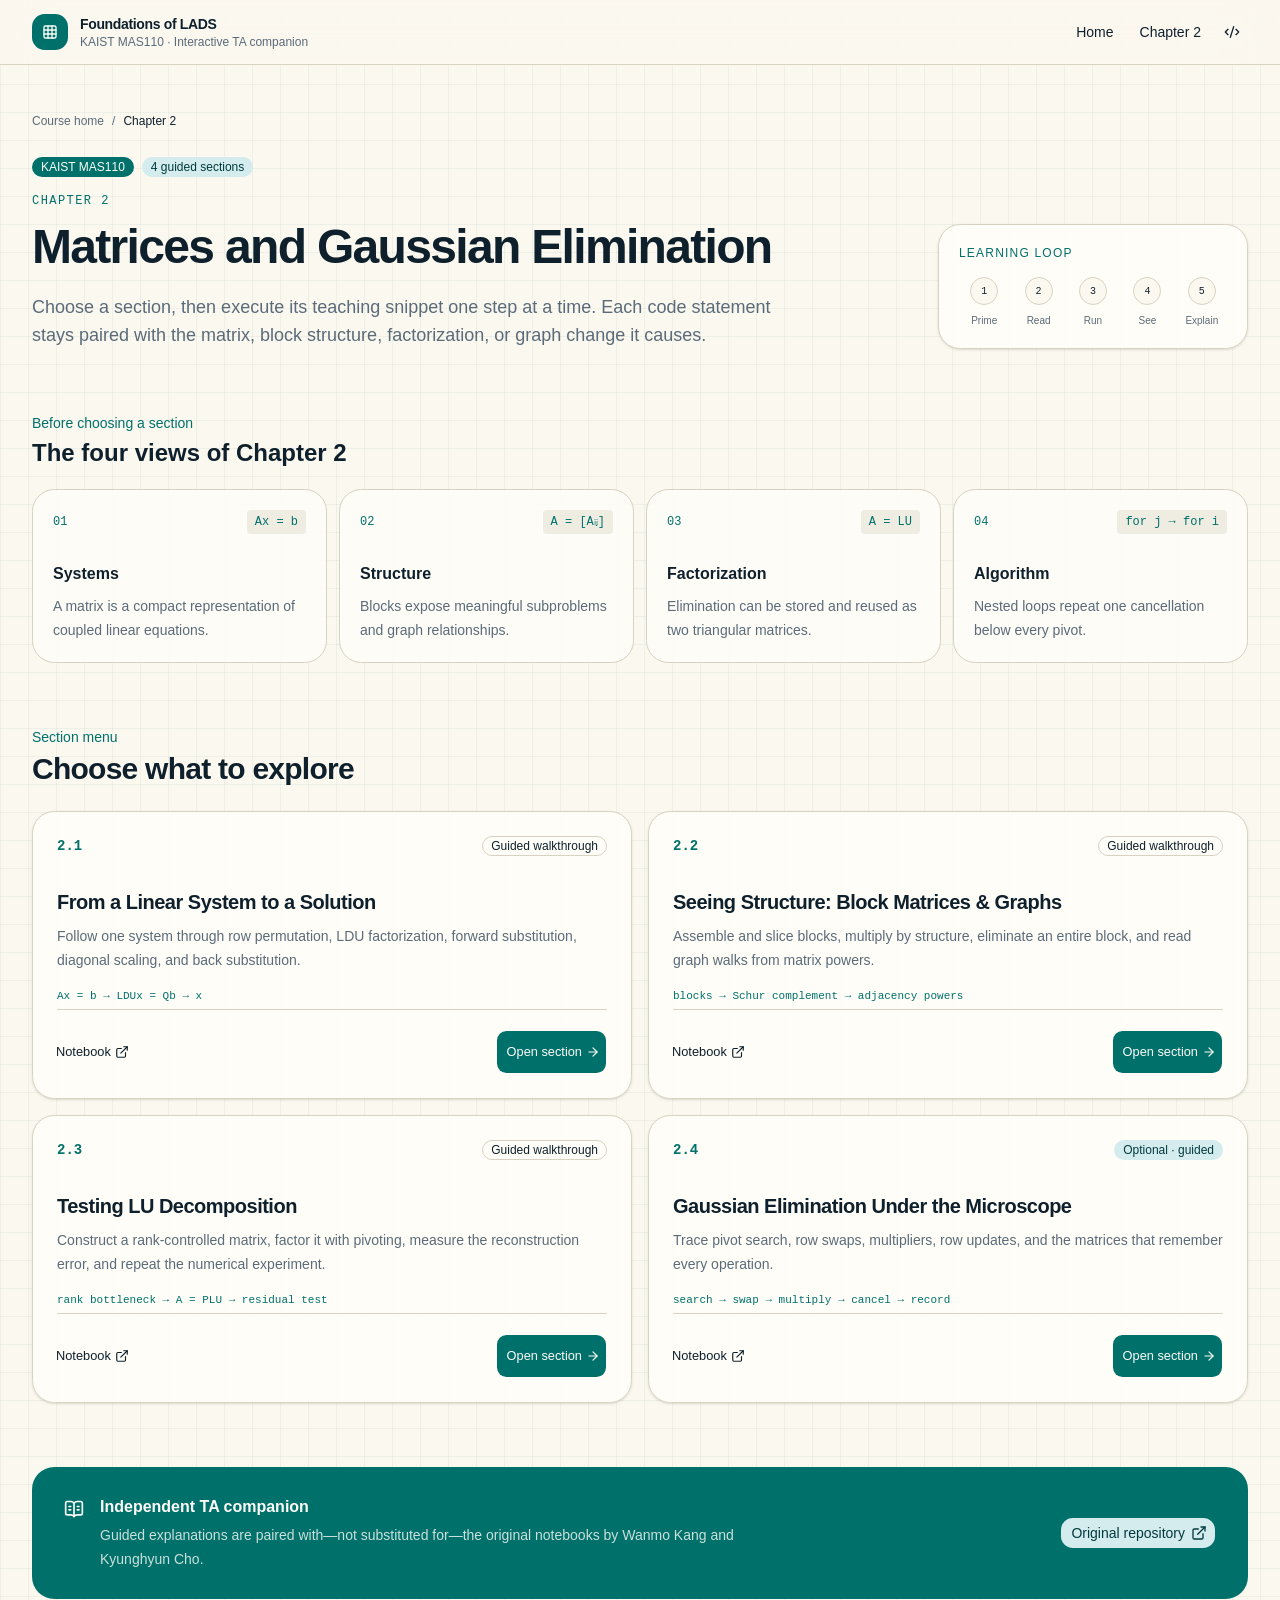
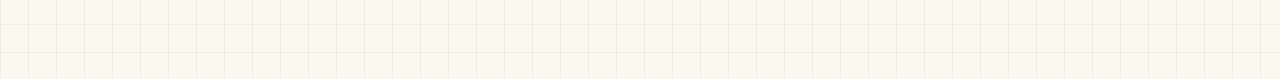
<file: mas110-lads-lab/chapter-2.html>
<!DOCTYPE html><html lang="en"><head><meta charSet="utf-8"/><meta name="viewport" content="width=device-width, initial-scale=1"/><link rel="stylesheet" href="https://statchan1106.github.io/mas110-lads-lab/_next/static/css/index.B9QvD5gJ.css" data-rsc-css-href="https://statchan1106.github.io/mas110-lads-lab/_next/static/css/index.B9QvD5gJ.css" data-precedence="vite-rsc/importer-resources"/><link rel="modulepreload" fetchPriority="low" href="https://statchan1106.github.io/mas110-lads-lab/_next/static/chunks/index-DgZN51Ll.js"/><script src="https://statchan1106.github.io/mas110-lads-lab/_next/static/chunks/rolldown-runtime-C60lm6uB.js" type="module" async=""></script><script src="https://statchan1106.github.io/mas110-lads-lab/_next/static/chunks/framework-D_rUT4EX.js" type="module" async=""></script><link rel="modulepreload" href="https://statchan1106.github.io/mas110-lads-lab/_next/static/chunks/layout-segment-context-nbl69kaL.js" crossorigin=""/><link rel="modulepreload" href="https://statchan1106.github.io/mas110-lads-lab/_next/static/chunks/Icon-D0zGVybZ.js" crossorigin=""/><title>Chapter 2 — Matrices and Gaussian Elimination · KAIST MAS110</title><meta name="description" content="Choose a Chapter 2 section and connect each Python line to a visible matrix or graph change."/><meta property="og:title" content="KAIST MAS110 — Foundations of LADS"/><meta property="og:description" content="Concept primer, prediction, execution, visual interpretation, and the complete notebook library."/><meta property="og:image" content="https://statchan1106.github.io/mas110-lads-lab/og.png"/><meta property="og:image:width" content="1200"/><meta property="og:image:height" content="630"/><meta property="og:image:alt" content="Foundations of LADS — See every row operation."/><meta name="twitter:card" content="summary_large_image"/><meta name="twitter:title" content="KAIST MAS110 — Foundations of LADS"/><meta name="twitter:description" content="Concept primer, interactive walkthrough, and complete notebook library."/><meta name="twitter:image" content="https://statchan1106.github.io/mas110-lads-lab/og.png"/><script>Object.assign(((self[Symbol.for("vinext.navigationRuntime")]??={bootstrap:{routeManifest:null},functions:{}}).bootstrap.rsc??={rsc:[]}),{params:{},nav:{"pathname":"/chapter-2","searchParams":[]}})</script><link rel="modulepreload" href="https://statchan1106.github.io/mas110-lads-lab/_next/static/chunks/index-DgZN51Ll.js" />
</head><body><div class="min-h-screen"><header class="sticky top-0 z-40 border-b bg-background/88 backdrop-blur-xl"><a class="skip-link" href="#main-content">Skip to main content</a><div class="mx-auto flex h-16 max-w-7xl items-center justify-between px-4 sm:px-6 lg:px-8"><a class="flex items-center gap-3" href="/mas110-lads-lab/" aria-label="KAIST MAS110 course home"><span class="grid size-9 place-items-center rounded-lg bg-primary text-primary-foreground"><svg xmlns="http://www.w3.org/2000/svg" width="24" height="24" viewBox="0 0 24 24" fill="none" stroke="currentColor" stroke-width="2" stroke-linecap="round" stroke-linejoin="round" class="lucide lucide-grid3x3 lucide-grid-3x3 size-4" aria-hidden="true"><rect width="18" height="18" x="3" y="3" rx="2"></rect><path d="M3 9h18"></path><path d="M3 15h18"></path><path d="M9 3v18"></path><path d="M15 3v18"></path></svg></span><span><span class="block text-sm font-semibold tracking-tight">Foundations of LADS</span><span class="hidden text-xs text-muted-foreground sm:block">KAIST MAS110 · Interactive TA companion</span></span></a><nav class="flex items-center gap-1" aria-label="Main navigation"><a class="group/button shrink-0 items-center justify-center rounded-lg border border-transparent bg-clip-padding text-sm font-medium whitespace-nowrap transition-all outline-none select-none focus-visible:border-ring focus-visible:ring-3 focus-visible:ring-ring/50 active:not-aria-[haspopup]:translate-y-px disabled:pointer-events-none disabled:opacity-50 aria-invalid:border-destructive aria-invalid:ring-3 aria-invalid:ring-destructive/20 dark:aria-invalid:border-destructive/50 dark:aria-invalid:ring-destructive/40 [&amp;_svg]:pointer-events-none [&amp;_svg]:shrink-0 [&amp;_svg:not([class*=&#x27;size-&#x27;])]:size-4 hover:bg-muted hover:text-foreground aria-expanded:bg-muted aria-expanded:text-foreground dark:hover:bg-muted/50 h-8 gap-1.5 px-2.5 has-data-[icon=inline-end]:pr-2 has-data-[icon=inline-start]:pl-2 hidden sm:inline-flex" href="/mas110-lads-lab/">Home</a><a class="group/button inline-flex shrink-0 items-center justify-center rounded-lg border border-transparent bg-clip-padding text-sm font-medium whitespace-nowrap transition-all outline-none select-none focus-visible:border-ring focus-visible:ring-3 focus-visible:ring-ring/50 active:not-aria-[haspopup]:translate-y-px disabled:pointer-events-none disabled:opacity-50 aria-invalid:border-destructive aria-invalid:ring-3 aria-invalid:ring-destructive/20 dark:aria-invalid:border-destructive/50 dark:aria-invalid:ring-destructive/40 [&amp;_svg]:pointer-events-none [&amp;_svg]:shrink-0 [&amp;_svg:not([class*=&#x27;size-&#x27;])]:size-4 hover:bg-muted hover:text-foreground aria-expanded:bg-muted aria-expanded:text-foreground dark:hover:bg-muted/50 h-8 gap-1.5 px-2.5 has-data-[icon=inline-end]:pr-2 has-data-[icon=inline-start]:pl-2" href="/mas110-lads-lab/chapter-2.html"><span class="sm:hidden">Ch. 2</span><span class="hidden sm:inline">Chapter 2</span></a><a class="group/button inline-flex shrink-0 items-center justify-center rounded-lg border border-transparent bg-clip-padding text-sm font-medium whitespace-nowrap transition-all outline-none select-none focus-visible:border-ring focus-visible:ring-3 focus-visible:ring-ring/50 active:not-aria-[haspopup]:translate-y-px disabled:pointer-events-none disabled:opacity-50 aria-invalid:border-destructive aria-invalid:ring-3 aria-invalid:ring-destructive/20 dark:aria-invalid:border-destructive/50 dark:aria-invalid:ring-destructive/40 [&amp;_svg]:pointer-events-none [&amp;_svg]:shrink-0 [&amp;_svg:not([class*=&#x27;size-&#x27;])]:size-4 border-border bg-background hover:bg-muted hover:text-foreground aria-expanded:bg-muted aria-expanded:text-foreground dark:border-input dark:bg-input/30 dark:hover:bg-input/50 size-8" href="https://github.com/kyunghyuncho/Foundations_of_LADS" target="_blank" rel="noreferrer" aria-label="Open the original GitHub repository"><svg xmlns="http://www.w3.org/2000/svg" width="24" height="24" viewBox="0 0 24 24" fill="none" stroke="currentColor" stroke-width="2" stroke-linecap="round" stroke-linejoin="round" class="lucide lucide-code-xml" aria-hidden="true"><path d="m18 16 4-4-4-4"></path><path d="m6 8-4 4 4 4"></path><path d="m14.5 4-5 16"></path></svg></a></nav></div></header><main id="main-content" class="mx-auto max-w-7xl px-4 pb-20 pt-9 sm:px-6 sm:pt-12 lg:px-8"><nav class="mb-7 flex items-center gap-2 text-xs text-muted-foreground" aria-label="Breadcrumb"><a class="hover:text-foreground" href="/mas110-lads-lab/">Course home</a><span>/</span><span class="text-foreground">Chapter 2</span></nav><section class="grid gap-8 lg:grid-cols-[1fr_310px] lg:items-end"><div><div class="mb-4 flex flex-wrap items-center gap-2"><span data-slot="badge" data-variant="default" class="group/badge inline-flex h-5 w-fit shrink-0 items-center justify-center gap-1 overflow-hidden rounded-4xl border border-transparent px-2 py-0.5 text-xs font-medium whitespace-nowrap transition-all focus-visible:border-ring focus-visible:ring-[3px] focus-visible:ring-ring/50 has-data-[icon=inline-end]:pr-1.5 has-data-[icon=inline-start]:pl-1.5 aria-invalid:border-destructive aria-invalid:ring-destructive/20 dark:aria-invalid:ring-destructive/40 [&amp;&gt;svg]:pointer-events-none [&amp;&gt;svg]:size-3! bg-primary text-primary-foreground [a]:hover:bg-primary/80">KAIST MAS110</span><span data-slot="badge" data-variant="secondary" class="group/badge inline-flex h-5 w-fit shrink-0 items-center justify-center gap-1 overflow-hidden rounded-4xl border border-transparent px-2 py-0.5 text-xs font-medium whitespace-nowrap transition-all focus-visible:border-ring focus-visible:ring-[3px] focus-visible:ring-ring/50 has-data-[icon=inline-end]:pr-1.5 has-data-[icon=inline-start]:pl-1.5 aria-invalid:border-destructive aria-invalid:ring-destructive/20 dark:aria-invalid:ring-destructive/40 [&amp;&gt;svg]:pointer-events-none [&amp;&gt;svg]:size-3! bg-secondary text-secondary-foreground [a]:hover:bg-secondary/80">4 guided sections</span></div><p class="font-mono text-xs uppercase tracking-[0.12em] text-primary">Chapter 2</p><h1 class="mt-2 max-w-4xl text-3xl font-semibold leading-tight tracking-[-0.035em] text-balance sm:text-5xl">Matrices and Gaussian Elimination</h1><p class="mt-4 max-w-3xl text-base leading-7 text-muted-foreground sm:text-lg">Choose a section, then execute its teaching snippet one step at a time. Each code statement stays paired with the matrix, block structure, factorization, or graph change it causes.</p></div><div class="rounded-2xl border bg-card/88 p-5 shadow-sm"><p class="text-xs uppercase tracking-[0.1em] text-primary">Learning loop</p><ol class="mt-4 grid grid-cols-3 gap-2 text-center text-[10px] text-muted-foreground sm:grid-cols-5 sm:gap-1"><li class="relative"><span class="mx-auto mb-2 grid size-7 place-items-center rounded-full border bg-background font-mono text-foreground">1</span>Prime</li><li class="relative"><span class="mx-auto mb-2 grid size-7 place-items-center rounded-full border bg-background font-mono text-foreground">2</span>Read</li><li class="relative"><span class="mx-auto mb-2 grid size-7 place-items-center rounded-full border bg-background font-mono text-foreground">3</span>Run</li><li class="relative"><span class="mx-auto mb-2 grid size-7 place-items-center rounded-full border bg-background font-mono text-foreground">4</span>See</li><li class="relative"><span class="mx-auto mb-2 grid size-7 place-items-center rounded-full border bg-background font-mono text-foreground">5</span>Explain</li></ol></div></section><section class="py-12 sm:py-16" aria-labelledby="chapter-ideas-heading"><div class="mb-5 flex items-end justify-between gap-4"><div><p class="text-sm font-medium text-primary">Before choosing a section</p><h2 id="chapter-ideas-heading" class="mt-1 text-2xl font-semibold">The four views of Chapter 2</h2></div></div><div class="grid gap-3 sm:grid-cols-2 lg:grid-cols-4"><article class="rounded-2xl border bg-card/84 p-5"><div class="flex items-center justify-between"><span class="font-mono text-xs text-primary">0<!-- -->1</span><code class="rounded bg-muted px-2 py-1 text-xs text-primary">Ax = b</code></div><h3 class="mt-7 font-semibold">Systems</h3><p class="mt-2 text-sm leading-6 text-muted-foreground">A matrix is a compact representation of coupled linear equations.</p></article><article class="rounded-2xl border bg-card/84 p-5"><div class="flex items-center justify-between"><span class="font-mono text-xs text-primary">0<!-- -->2</span><code class="rounded bg-muted px-2 py-1 text-xs text-primary">A = [Aᵢⱼ]</code></div><h3 class="mt-7 font-semibold">Structure</h3><p class="mt-2 text-sm leading-6 text-muted-foreground">Blocks expose meaningful subproblems and graph relationships.</p></article><article class="rounded-2xl border bg-card/84 p-5"><div class="flex items-center justify-between"><span class="font-mono text-xs text-primary">0<!-- -->3</span><code class="rounded bg-muted px-2 py-1 text-xs text-primary">A = LU</code></div><h3 class="mt-7 font-semibold">Factorization</h3><p class="mt-2 text-sm leading-6 text-muted-foreground">Elimination can be stored and reused as two triangular matrices.</p></article><article class="rounded-2xl border bg-card/84 p-5"><div class="flex items-center justify-between"><span class="font-mono text-xs text-primary">0<!-- -->4</span><code class="rounded bg-muted px-2 py-1 text-xs text-primary">for j → for i</code></div><h3 class="mt-7 font-semibold">Algorithm</h3><p class="mt-2 text-sm leading-6 text-muted-foreground">Nested loops repeat one cancellation below every pivot.</p></article></div></section><section aria-labelledby="sections-heading"><div class="mb-6"><p class="text-sm font-medium text-primary">Section menu</p><h2 id="sections-heading" class="mt-1 text-2xl font-semibold tracking-tight sm:text-3xl">Choose what to explore</h2></div><div class="grid gap-4 md:grid-cols-2"><article class="group flex min-h-72 flex-col rounded-2xl border bg-card/90 p-6 shadow-sm transition-transform hover:-translate-y-0.5"><div class="flex items-center justify-between gap-3"><span class="font-mono text-sm font-semibold text-primary">2.1</span><span data-slot="badge" data-variant="outline" class="group/badge inline-flex h-5 w-fit shrink-0 items-center justify-center gap-1 overflow-hidden rounded-4xl border px-2 py-0.5 text-xs font-medium whitespace-nowrap transition-all focus-visible:border-ring focus-visible:ring-[3px] focus-visible:ring-ring/50 has-data-[icon=inline-end]:pr-1.5 has-data-[icon=inline-start]:pl-1.5 aria-invalid:border-destructive aria-invalid:ring-destructive/20 dark:aria-invalid:ring-destructive/40 [&amp;&gt;svg]:pointer-events-none [&amp;&gt;svg]:size-3! border-border text-foreground [a]:hover:bg-muted [a]:hover:text-muted-foreground">Guided walkthrough</span></div><h3 class="mt-8 text-xl font-semibold tracking-tight">From a Linear System to a Solution</h3><p class="mt-2 text-sm leading-6 text-muted-foreground">Follow one system through row permutation, LDU factorization, forward substitution, diagonal scaling, and back substitution.</p><p class="mt-4 font-mono text-[11px] text-primary">Ax = b → LDUx = Qb → x</p><div class="mt-auto flex flex-wrap items-center justify-between gap-2 border-t pt-5"><a aria-label="Open the source notebook for From a Linear System to a Solution" class="group/button inline-flex shrink-0 items-center justify-center border border-transparent bg-clip-padding font-medium whitespace-nowrap transition-all outline-none select-none focus-visible:border-ring focus-visible:ring-3 focus-visible:ring-ring/50 active:not-aria-[haspopup]:translate-y-px disabled:pointer-events-none disabled:opacity-50 aria-invalid:border-destructive aria-invalid:ring-3 aria-invalid:ring-destructive/20 dark:aria-invalid:border-destructive/50 dark:aria-invalid:ring-destructive/40 [&amp;_svg]:pointer-events-none [&amp;_svg]:shrink-0 hover:bg-muted hover:text-foreground aria-expanded:bg-muted aria-expanded:text-foreground dark:hover:bg-muted/50 h-7 gap-1 rounded-[min(var(--radius-md),12px)] px-2.5 text-[0.8rem] in-data-[slot=button-group]:rounded-lg has-data-[icon=inline-end]:pr-1.5 has-data-[icon=inline-start]:pl-1.5 [&amp;_svg:not([class*=&#x27;size-&#x27;])]:size-3.5 -ml-3 min-h-11" href="https://github.com/kyunghyuncho/Foundations_of_LADS/blob/main/Ch2-1%20Gaussian%20Elimination.ipynb" target="_blank" rel="noreferrer">Notebook<svg xmlns="http://www.w3.org/2000/svg" width="24" height="24" viewBox="0 0 24 24" fill="none" stroke="currentColor" stroke-width="2" stroke-linecap="round" stroke-linejoin="round" class="lucide lucide-external-link" data-icon="inline-end" aria-hidden="true"><path d="M15 3h6v6"></path><path d="M10 14 21 3"></path><path d="M18 13v6a2 2 0 0 1-2 2H5a2 2 0 0 1-2-2V8a2 2 0 0 1 2-2h6"></path></svg></a><a aria-label="Open guided section 2.1: From a Linear System to a Solution" class="group/button inline-flex shrink-0 items-center justify-center border border-transparent bg-clip-padding font-medium whitespace-nowrap transition-all outline-none select-none focus-visible:border-ring focus-visible:ring-3 focus-visible:ring-ring/50 active:not-aria-[haspopup]:translate-y-px disabled:pointer-events-none disabled:opacity-50 aria-invalid:border-destructive aria-invalid:ring-3 aria-invalid:ring-destructive/20 dark:aria-invalid:border-destructive/50 dark:aria-invalid:ring-destructive/40 [&amp;_svg]:pointer-events-none [&amp;_svg]:shrink-0 bg-primary text-primary-foreground hover:bg-primary/80 h-7 gap-1 rounded-[min(var(--radius-md),12px)] px-2.5 text-[0.8rem] in-data-[slot=button-group]:rounded-lg has-data-[icon=inline-end]:pr-1.5 has-data-[icon=inline-start]:pl-1.5 [&amp;_svg:not([class*=&#x27;size-&#x27;])]:size-3.5 min-h-11" href="/mas110-lads-lab/chapter-2/gaussian-elimination.html">Open section<svg xmlns="http://www.w3.org/2000/svg" width="24" height="24" viewBox="0 0 24 24" fill="none" stroke="currentColor" stroke-width="2" stroke-linecap="round" stroke-linejoin="round" class="lucide lucide-arrow-right" data-icon="inline-end" aria-hidden="true"><path d="M5 12h14"></path><path d="m12 5 7 7-7 7"></path></svg></a></div></article><article class="group flex min-h-72 flex-col rounded-2xl border bg-card/90 p-6 shadow-sm transition-transform hover:-translate-y-0.5"><div class="flex items-center justify-between gap-3"><span class="font-mono text-sm font-semibold text-primary">2.2</span><span data-slot="badge" data-variant="outline" class="group/badge inline-flex h-5 w-fit shrink-0 items-center justify-center gap-1 overflow-hidden rounded-4xl border px-2 py-0.5 text-xs font-medium whitespace-nowrap transition-all focus-visible:border-ring focus-visible:ring-[3px] focus-visible:ring-ring/50 has-data-[icon=inline-end]:pr-1.5 has-data-[icon=inline-start]:pl-1.5 aria-invalid:border-destructive aria-invalid:ring-destructive/20 dark:aria-invalid:ring-destructive/40 [&amp;&gt;svg]:pointer-events-none [&amp;&gt;svg]:size-3! border-border text-foreground [a]:hover:bg-muted [a]:hover:text-muted-foreground">Guided walkthrough</span></div><h3 class="mt-8 text-xl font-semibold tracking-tight">Seeing Structure: Block Matrices &amp; Graphs</h3><p class="mt-2 text-sm leading-6 text-muted-foreground">Assemble and slice blocks, multiply by structure, eliminate an entire block, and read graph walks from matrix powers.</p><p class="mt-4 font-mono text-[11px] text-primary">blocks → Schur complement → adjacency powers</p><div class="mt-auto flex flex-wrap items-center justify-between gap-2 border-t pt-5"><a aria-label="Open the source notebook for Seeing Structure: Block Matrices &amp; Graphs" class="group/button inline-flex shrink-0 items-center justify-center border border-transparent bg-clip-padding font-medium whitespace-nowrap transition-all outline-none select-none focus-visible:border-ring focus-visible:ring-3 focus-visible:ring-ring/50 active:not-aria-[haspopup]:translate-y-px disabled:pointer-events-none disabled:opacity-50 aria-invalid:border-destructive aria-invalid:ring-3 aria-invalid:ring-destructive/20 dark:aria-invalid:border-destructive/50 dark:aria-invalid:ring-destructive/40 [&amp;_svg]:pointer-events-none [&amp;_svg]:shrink-0 hover:bg-muted hover:text-foreground aria-expanded:bg-muted aria-expanded:text-foreground dark:hover:bg-muted/50 h-7 gap-1 rounded-[min(var(--radius-md),12px)] px-2.5 text-[0.8rem] in-data-[slot=button-group]:rounded-lg has-data-[icon=inline-end]:pr-1.5 has-data-[icon=inline-start]:pl-1.5 [&amp;_svg:not([class*=&#x27;size-&#x27;])]:size-3.5 -ml-3 min-h-11" href="https://github.com/kyunghyuncho/Foundations_of_LADS/blob/main/Ch2-2%20Block%20Matrices%20%26%20Graphs.ipynb" target="_blank" rel="noreferrer">Notebook<svg xmlns="http://www.w3.org/2000/svg" width="24" height="24" viewBox="0 0 24 24" fill="none" stroke="currentColor" stroke-width="2" stroke-linecap="round" stroke-linejoin="round" class="lucide lucide-external-link" data-icon="inline-end" aria-hidden="true"><path d="M15 3h6v6"></path><path d="M10 14 21 3"></path><path d="M18 13v6a2 2 0 0 1-2 2H5a2 2 0 0 1-2-2V8a2 2 0 0 1 2-2h6"></path></svg></a><a aria-label="Open guided section 2.2: Seeing Structure: Block Matrices &amp; Graphs" class="group/button inline-flex shrink-0 items-center justify-center border border-transparent bg-clip-padding font-medium whitespace-nowrap transition-all outline-none select-none focus-visible:border-ring focus-visible:ring-3 focus-visible:ring-ring/50 active:not-aria-[haspopup]:translate-y-px disabled:pointer-events-none disabled:opacity-50 aria-invalid:border-destructive aria-invalid:ring-3 aria-invalid:ring-destructive/20 dark:aria-invalid:border-destructive/50 dark:aria-invalid:ring-destructive/40 [&amp;_svg]:pointer-events-none [&amp;_svg]:shrink-0 bg-primary text-primary-foreground hover:bg-primary/80 h-7 gap-1 rounded-[min(var(--radius-md),12px)] px-2.5 text-[0.8rem] in-data-[slot=button-group]:rounded-lg has-data-[icon=inline-end]:pr-1.5 has-data-[icon=inline-start]:pl-1.5 [&amp;_svg:not([class*=&#x27;size-&#x27;])]:size-3.5 min-h-11" href="/mas110-lads-lab/chapter-2/block-matrices-graphs.html">Open section<svg xmlns="http://www.w3.org/2000/svg" width="24" height="24" viewBox="0 0 24 24" fill="none" stroke="currentColor" stroke-width="2" stroke-linecap="round" stroke-linejoin="round" class="lucide lucide-arrow-right" data-icon="inline-end" aria-hidden="true"><path d="M5 12h14"></path><path d="m12 5 7 7-7 7"></path></svg></a></div></article><article class="group flex min-h-72 flex-col rounded-2xl border bg-card/90 p-6 shadow-sm transition-transform hover:-translate-y-0.5"><div class="flex items-center justify-between gap-3"><span class="font-mono text-sm font-semibold text-primary">2.3</span><span data-slot="badge" data-variant="outline" class="group/badge inline-flex h-5 w-fit shrink-0 items-center justify-center gap-1 overflow-hidden rounded-4xl border px-2 py-0.5 text-xs font-medium whitespace-nowrap transition-all focus-visible:border-ring focus-visible:ring-[3px] focus-visible:ring-ring/50 has-data-[icon=inline-end]:pr-1.5 has-data-[icon=inline-start]:pl-1.5 aria-invalid:border-destructive aria-invalid:ring-destructive/20 dark:aria-invalid:ring-destructive/40 [&amp;&gt;svg]:pointer-events-none [&amp;&gt;svg]:size-3! border-border text-foreground [a]:hover:bg-muted [a]:hover:text-muted-foreground">Guided walkthrough</span></div><h3 class="mt-8 text-xl font-semibold tracking-tight">Testing LU Decomposition</h3><p class="mt-2 text-sm leading-6 text-muted-foreground">Construct a rank-controlled matrix, factor it with pivoting, measure the reconstruction error, and repeat the numerical experiment.</p><p class="mt-4 font-mono text-[11px] text-primary">rank bottleneck → A = PLU → residual test</p><div class="mt-auto flex flex-wrap items-center justify-between gap-2 border-t pt-5"><a aria-label="Open the source notebook for Testing LU Decomposition" class="group/button inline-flex shrink-0 items-center justify-center border border-transparent bg-clip-padding font-medium whitespace-nowrap transition-all outline-none select-none focus-visible:border-ring focus-visible:ring-3 focus-visible:ring-ring/50 active:not-aria-[haspopup]:translate-y-px disabled:pointer-events-none disabled:opacity-50 aria-invalid:border-destructive aria-invalid:ring-3 aria-invalid:ring-destructive/20 dark:aria-invalid:border-destructive/50 dark:aria-invalid:ring-destructive/40 [&amp;_svg]:pointer-events-none [&amp;_svg]:shrink-0 hover:bg-muted hover:text-foreground aria-expanded:bg-muted aria-expanded:text-foreground dark:hover:bg-muted/50 h-7 gap-1 rounded-[min(var(--radius-md),12px)] px-2.5 text-[0.8rem] in-data-[slot=button-group]:rounded-lg has-data-[icon=inline-end]:pr-1.5 has-data-[icon=inline-start]:pl-1.5 [&amp;_svg:not([class*=&#x27;size-&#x27;])]:size-3.5 -ml-3 min-h-11" href="https://github.com/kyunghyuncho/Foundations_of_LADS/blob/main/Ch2-3%20Test%20LU-Decomposition.ipynb" target="_blank" rel="noreferrer">Notebook<svg xmlns="http://www.w3.org/2000/svg" width="24" height="24" viewBox="0 0 24 24" fill="none" stroke="currentColor" stroke-width="2" stroke-linecap="round" stroke-linejoin="round" class="lucide lucide-external-link" data-icon="inline-end" aria-hidden="true"><path d="M15 3h6v6"></path><path d="M10 14 21 3"></path><path d="M18 13v6a2 2 0 0 1-2 2H5a2 2 0 0 1-2-2V8a2 2 0 0 1 2-2h6"></path></svg></a><a aria-label="Open guided section 2.3: Testing LU Decomposition" class="group/button inline-flex shrink-0 items-center justify-center border border-transparent bg-clip-padding font-medium whitespace-nowrap transition-all outline-none select-none focus-visible:border-ring focus-visible:ring-3 focus-visible:ring-ring/50 active:not-aria-[haspopup]:translate-y-px disabled:pointer-events-none disabled:opacity-50 aria-invalid:border-destructive aria-invalid:ring-3 aria-invalid:ring-destructive/20 dark:aria-invalid:border-destructive/50 dark:aria-invalid:ring-destructive/40 [&amp;_svg]:pointer-events-none [&amp;_svg]:shrink-0 bg-primary text-primary-foreground hover:bg-primary/80 h-7 gap-1 rounded-[min(var(--radius-md),12px)] px-2.5 text-[0.8rem] in-data-[slot=button-group]:rounded-lg has-data-[icon=inline-end]:pr-1.5 has-data-[icon=inline-start]:pl-1.5 [&amp;_svg:not([class*=&#x27;size-&#x27;])]:size-3.5 min-h-11" href="/mas110-lads-lab/chapter-2/lu-decomposition.html">Open section<svg xmlns="http://www.w3.org/2000/svg" width="24" height="24" viewBox="0 0 24 24" fill="none" stroke="currentColor" stroke-width="2" stroke-linecap="round" stroke-linejoin="round" class="lucide lucide-arrow-right" data-icon="inline-end" aria-hidden="true"><path d="M5 12h14"></path><path d="m12 5 7 7-7 7"></path></svg></a></div></article><article class="group flex min-h-72 flex-col rounded-2xl border bg-card/90 p-6 shadow-sm transition-transform hover:-translate-y-0.5"><div class="flex items-center justify-between gap-3"><span class="font-mono text-sm font-semibold text-primary">2.4</span><span data-slot="badge" data-variant="secondary" class="group/badge inline-flex h-5 w-fit shrink-0 items-center justify-center gap-1 overflow-hidden rounded-4xl border border-transparent px-2 py-0.5 text-xs font-medium whitespace-nowrap transition-all focus-visible:border-ring focus-visible:ring-[3px] focus-visible:ring-ring/50 has-data-[icon=inline-end]:pr-1.5 has-data-[icon=inline-start]:pl-1.5 aria-invalid:border-destructive aria-invalid:ring-destructive/20 dark:aria-invalid:ring-destructive/40 [&amp;&gt;svg]:pointer-events-none [&amp;&gt;svg]:size-3! bg-secondary text-secondary-foreground [a]:hover:bg-secondary/80">Optional · guided</span></div><h3 class="mt-8 text-xl font-semibold tracking-tight">Gaussian Elimination Under the Microscope</h3><p class="mt-2 text-sm leading-6 text-muted-foreground">Trace pivot search, row swaps, multipliers, row updates, and the matrices that remember every operation.</p><p class="mt-4 font-mono text-[11px] text-primary">search → swap → multiply → cancel → record</p><div class="mt-auto flex flex-wrap items-center justify-between gap-2 border-t pt-5"><a aria-label="Open the source notebook for Gaussian Elimination Under the Microscope" class="group/button inline-flex shrink-0 items-center justify-center border border-transparent bg-clip-padding font-medium whitespace-nowrap transition-all outline-none select-none focus-visible:border-ring focus-visible:ring-3 focus-visible:ring-ring/50 active:not-aria-[haspopup]:translate-y-px disabled:pointer-events-none disabled:opacity-50 aria-invalid:border-destructive aria-invalid:ring-3 aria-invalid:ring-destructive/20 dark:aria-invalid:border-destructive/50 dark:aria-invalid:ring-destructive/40 [&amp;_svg]:pointer-events-none [&amp;_svg]:shrink-0 hover:bg-muted hover:text-foreground aria-expanded:bg-muted aria-expanded:text-foreground dark:hover:bg-muted/50 h-7 gap-1 rounded-[min(var(--radius-md),12px)] px-2.5 text-[0.8rem] in-data-[slot=button-group]:rounded-lg has-data-[icon=inline-end]:pr-1.5 has-data-[icon=inline-start]:pl-1.5 [&amp;_svg:not([class*=&#x27;size-&#x27;])]:size-3.5 -ml-3 min-h-11" href="https://github.com/kyunghyuncho/Foundations_of_LADS/blob/main/Ch2-4%20Gaussian%20elimination%20in%20detail%20(Optional).ipynb" target="_blank" rel="noreferrer">Notebook<svg xmlns="http://www.w3.org/2000/svg" width="24" height="24" viewBox="0 0 24 24" fill="none" stroke="currentColor" stroke-width="2" stroke-linecap="round" stroke-linejoin="round" class="lucide lucide-external-link" data-icon="inline-end" aria-hidden="true"><path d="M15 3h6v6"></path><path d="M10 14 21 3"></path><path d="M18 13v6a2 2 0 0 1-2 2H5a2 2 0 0 1-2-2V8a2 2 0 0 1 2-2h6"></path></svg></a><a aria-label="Open guided section 2.4: Gaussian Elimination Under the Microscope" class="group/button inline-flex shrink-0 items-center justify-center border border-transparent bg-clip-padding font-medium whitespace-nowrap transition-all outline-none select-none focus-visible:border-ring focus-visible:ring-3 focus-visible:ring-ring/50 active:not-aria-[haspopup]:translate-y-px disabled:pointer-events-none disabled:opacity-50 aria-invalid:border-destructive aria-invalid:ring-3 aria-invalid:ring-destructive/20 dark:aria-invalid:border-destructive/50 dark:aria-invalid:ring-destructive/40 [&amp;_svg]:pointer-events-none [&amp;_svg]:shrink-0 bg-primary text-primary-foreground hover:bg-primary/80 h-7 gap-1 rounded-[min(var(--radius-md),12px)] px-2.5 text-[0.8rem] in-data-[slot=button-group]:rounded-lg has-data-[icon=inline-end]:pr-1.5 has-data-[icon=inline-start]:pl-1.5 [&amp;_svg:not([class*=&#x27;size-&#x27;])]:size-3.5 min-h-11" href="/mas110-lads-lab/chapter-2/gaussian-detail.html">Open section<svg xmlns="http://www.w3.org/2000/svg" width="24" height="24" viewBox="0 0 24 24" fill="none" stroke="currentColor" stroke-width="2" stroke-linecap="round" stroke-linejoin="round" class="lucide lucide-arrow-right" data-icon="inline-end" aria-hidden="true"><path d="M5 12h14"></path><path d="m12 5 7 7-7 7"></path></svg></a></div></article></div></section><section class="mt-16 flex flex-col gap-4 rounded-2xl bg-primary px-6 py-7 text-primary-foreground sm:flex-row sm:items-center sm:justify-between sm:px-8"><div class="flex gap-4"><svg xmlns="http://www.w3.org/2000/svg" width="24" height="24" viewBox="0 0 24 24" fill="none" stroke="currentColor" stroke-width="2" stroke-linecap="round" stroke-linejoin="round" class="lucide lucide-book-open-text mt-1 size-5 shrink-0" aria-hidden="true"><path d="M12 5v16"></path><path d="M16 13h2"></path><path d="M16 9h2"></path><path d="M20.001 19A2 2 0 0022 17V5a2 2 0 00-1.999-2L16 3.002A5 5 0 0012 5a5 5 0 00-4-2H4a2 2 0 00-2 2v12a2 2 0 001.999 2H8a5 5 0 014 2 5 5 0 014-2z"></path><path d="M6 13h2"></path><path d="M6 9h2"></path></svg><div><h2 class="font-semibold">Independent TA companion</h2><p class="mt-1 max-w-2xl text-sm leading-6 opacity-80">Guided explanations are paired with—not substituted for—the original notebooks by Wanmo Kang and Kyunghyun Cho.</p></div></div><a class="group/button inline-flex items-center justify-center rounded-lg border border-transparent bg-clip-padding text-sm font-medium whitespace-nowrap transition-all outline-none select-none focus-visible:border-ring focus-visible:ring-3 focus-visible:ring-ring/50 active:not-aria-[haspopup]:translate-y-px disabled:pointer-events-none disabled:opacity-50 aria-invalid:border-destructive aria-invalid:ring-3 aria-invalid:ring-destructive/20 dark:aria-invalid:border-destructive/50 dark:aria-invalid:ring-destructive/40 [&amp;_svg]:pointer-events-none [&amp;_svg]:shrink-0 [&amp;_svg:not([class*=&#x27;size-&#x27;])]:size-4 bg-secondary text-secondary-foreground hover:bg-[color-mix(in_oklch,var(--secondary),var(--foreground)_5%)] aria-expanded:bg-secondary aria-expanded:text-secondary-foreground h-8 gap-1.5 px-2.5 has-data-[icon=inline-end]:pr-2 has-data-[icon=inline-start]:pl-2 shrink-0" href="https://github.com/kyunghyuncho/Foundations_of_LADS" target="_blank" rel="noreferrer">Original repository<svg xmlns="http://www.w3.org/2000/svg" width="24" height="24" viewBox="0 0 24 24" fill="none" stroke="currentColor" stroke-width="2" stroke-linecap="round" stroke-linejoin="round" class="lucide lucide-external-link" data-icon="inline-end" aria-hidden="true"><path d="M15 3h6v6"></path><path d="M10 14 21 3"></path><path d="M18 13v6a2 2 0 0 1-2 2H5a2 2 0 0 1-2-2V8a2 2 0 0 1 2-2h6"></path></svg></a></section></main></div><script type="module" src="https://statchan1106.github.io/mas110-lads-lab/_next/static/chunks/index-DgZN51Ll.js" id="_R_" async=""></script><script>((self[Symbol.for("vinext.navigationRuntime")]??={bootstrap:{routeManifest:null},functions:{}}).bootstrap.rsc??={rsc:[]}).rsc.push("0:{\"page:/chapter-2\":\"$L1\",\"layout:/\":\"$L2\",\"route:/chapter-2\":\"$L3\",\"__route\":\"route:/chapter-2\",\"__interceptionContext\":null,\"__layoutIds\":[\"layout:/\"],\"__rootLayout\":\"/\",\"__bfcacheSegmentIdentities\":{\"layout:/\":\"[\\\"layout\\\",\\\"layout:/\\\",\\\"root-boundary:/\\\",\\\"\\\"]\",\"page:/chapter-2\":\"[\\\"page\\\",\\\"page:/chapter-2\\\",\\\"root-boundary:/\\\",\\\"[\\\\\\\"chapter-2\\\\\\\"]\\\"]\"},\"__srcPage\":[\"chapter-2\",\"page\"],\"__layoutFlags\":{\"layout:/\":\"s\"},\"__artifactCompatibility\":{\"schemaVersion\":1,\"graphVersion\":\"app-route-graph:e515e45459399638\",\"deploymentVersion\":\"900ac481-e694-4f8f-95de-6d1164456a40\",\"appElementsSchemaVersion\":1,\"rscPayloadSchemaVersion\":1,\"rootBoundaryId\":\"/\",\"renderEpoch\":null}}\n")</script><script>((self[Symbol.for("vinext.navigationRuntime")]??={bootstrap:{routeManifest:null},functions:{}}).bootstrap.rsc??={rsc:[]}).rsc.push("4:I[\"8c0f216c4604\",[],\"Children\",1]\n")</script><script>((self[Symbol.for("vinext.navigationRuntime")]??={bootstrap:{routeManifest:null},functions:{}}).bootstrap.rsc??={rsc:[]}).rsc.push("5:I[\"593f344dc510\",[],\"GlobalErrorBoundary\",1]\n")</script><script>((self[Symbol.for("vinext.navigationRuntime")]??={bootstrap:{routeManifest:null},functions:{}}).bootstrap.rsc??={rsc:[]}).rsc.push("6:I[\"0b874ad30386\",[],\"default\",1]\n")</script><script>((self[Symbol.for("vinext.navigationRuntime")]??={bootstrap:{routeManifest:null},functions:{}}).bootstrap.rsc??={rsc:[]}).rsc.push("7:I[\"593f344dc510\",[],\"ErrorBoundary\",1]\n")</script><script>((self[Symbol.for("vinext.navigationRuntime")]??={bootstrap:{routeManifest:null},functions:{}}).bootstrap.rsc??={rsc:[]}).rsc.push("8:I[\"15c18cfaeeff\",[],\"LayoutSegmentProvider\",1]\n")</script><script>((self[Symbol.for("vinext.navigationRuntime")]??={bootstrap:{routeManifest:null},functions:{}}).bootstrap.rsc??={rsc:[]}).rsc.push("9:I[\"8c0f216c4604\",[],\"Slot\",1]\n")</script><script>((self[Symbol.for("vinext.navigationRuntime")]??={bootstrap:{routeManifest:null},functions:{}}).bootstrap.rsc??={rsc:[]}).rsc.push("a:I[\"593f344dc510\",[],\"NotFoundBoundary\",1]\n")</script><script>((self[Symbol.for("vinext.navigationRuntime")]??={bootstrap:{routeManifest:null},functions:{}}).bootstrap.rsc??={rsc:[]}).rsc.push("b:I[\"9276801271d6\",[],\"AppRouterScrollTarget\",1]\n")</script><script>((self[Symbol.for("vinext.navigationRuntime")]??={bootstrap:{routeManifest:null},functions:{}}).bootstrap.rsc??={rsc:[]}).rsc.push("c:I[\"593f344dc510\",[],\"RedirectBoundary\",1]\n")</script><script>((self[Symbol.for("vinext.navigationRuntime")]??={bootstrap:{routeManifest:null},functions:{}}).bootstrap.rsc??={rsc:[]}).rsc.push(":HL[\"https://statchan1106.github.io/mas110-lads-lab/_next/static/css/index.B9QvD5gJ.css\",\"style\"     ]\n")</script><script>((self[Symbol.for("vinext.navigationRuntime")]??={bootstrap:{routeManifest:null},functions:{}}).bootstrap.rsc??={rsc:[]}).rsc.push("2:[[[\"$\",\"link\",\"css:https://statchan1106.github.io/mas110-lads-lab/_next/static/css/index.B9QvD5gJ.css\",{\"rel\":\"stylesheet\",\"precedence\":\"vite-rsc/importer-resources\",\"href\":\"https://statchan1106.github.io/mas110-lads-lab/_next/static/css/index.B9QvD5gJ.css\",\"data-rsc-css-href\":\"https://statchan1106.github.io/mas110-lads-lab/_next/static/css/index.B9QvD5gJ.css\"}],\"$undefined\"],[\"$\",\"html\",null,{\"lang\":\"en\",\"children\":[\"$\",\"body\",null,{\"children\":[\"$\",\"$L4\",null,{}]}]}]]\n")</script><script>((self[Symbol.for("vinext.navigationRuntime")]??={bootstrap:{routeManifest:null},functions:{}}).bootstrap.rsc??={rsc:[]}).rsc.push("3:[[[\"$\",\"meta\",null,{\"charSet\":\"utf-8\"}],[[\"$\",\"title\",\"0\",{\"children\":\"Chapter 2 — Matrices and Gaussian Elimination · KAIST MAS110\"}],[\"$\",\"meta\",\"1\",{\"name\":\"description\",\"content\":\"Choose a Chapter 2 section and connect each Python line to a visible matrix or graph change.\"}],[\"$\",\"meta\",\"2\",{\"property\":\"og:title\",\"content\":\"KAIST MAS110 — Foundations of LADS\"}],[\"$\",\"meta\",\"3\",{\"property\":\"og:description\",\"content\":\"Concept primer, prediction, execution, visual interpretation, and the complete notebook library.\"}],[\"$\",\"meta\",\"4\",{\"property\":\"og:image\",\"content\":\"https://statchan1106.github.io/mas110-lads-lab/og.png\"}],[\"$\",\"meta\",\"5\",{\"property\":\"og:image:width\",\"content\":\"1200\"}],[\"$\",\"meta\",\"6\",{\"property\":\"og:image:height\",\"content\":\"630\"}],[\"$\",\"meta\",\"7\",{\"property\":\"og:image:alt\",\"content\":\"Foundations of LADS — See every row operation.\"}],[\"$\",\"meta\",\"8\",{\"name\":\"twitter:card\",\"content\":\"summary_large_image\"}],[\"$\",\"meta\",\"9\",{\"name\":\"twitter:title\",\"content\":\"KAIST MAS110 — Foundations of LADS\"}],[\"$\",\"meta\",\"10\",{\"name\":\"twitter:description\",\"content\":\"Concept primer, interactive walkthrough, and complete notebook library.\"}],[\"$\",\"meta\",\"11\",{\"name\":\"twitter:image\",\"content\":\"https://statchan1106.github.io/mas110-lads-lab/og.png\"}]],[[\"$\",\"meta\",\"0\",{\"name\":\"viewport\",\"content\":\"width=device-width, initial-scale=1\"}]]],[\"$\",\"$L5\",null,{\"fallback\":\"$6\",\"children\":[\"$\",\"$L7\",null,{\"fallback\":\"$6\",\"children\":[\"$\",\"$L8\",null,{\"providerId\":\"layout:/\",\"segmentMap\":{\"children\":[\"chapter-2\"]},\"children\":[\"$\",\"$L9\",null,{\"id\":\"layout:/\",\"parallelSlots\":\"$undefined\",\"children\":[\"$\",\"$La\",null,{\"resetKey\":\"chapter-2\",\"fallback\":[[\"$\",\"title\",null,{\"children\":\"404: This page could not be found.\"}],[\"$\",\"div\",null,{\"style\":{\"fontFamily\":\"system-ui,\\\"Segoe UI\\\",Roboto,Helvetica,Arial,sans-serif,\\\"Apple Color Emoji\\\",\\\"Segoe UI Emoji\\\"\",\"height\":\"100vh\",\"textAlign\":\"center\",\"display\":\"flex\",\"flexDirection\":\"column\",\"alignItems\":\"center\",\"justifyContent\":\"center\"},\"children\":[\"$\",\"div\",null,{\"children\":[[\"$\",\"style\",null,{\"dangerouslySetInnerHTML\":{\"__html\":\"body{color:#000;background:#fff;margin:0}.next-error-h1{border-right:1px solid rgba(0,0,0,.3)}@media (prefers-color-scheme:dark){body{color:#fff;background:#000}.next-error-h1{border-right:1px solid rgba(255,255,255,.3)}}\"}}],[\"$\",\"h1\",null,{\"className\":\"next-error-h1\",\"style\":{\"display\":\"inline-block\",\"margin\":\"0 20px 0 0\",\"padding\":\"0 23px 0 0\",\"fontSize\":24,\"fontWeight\":500,\"verticalAlign\":\"top\",\"lineHeight\":\"49px\"},\"children\":404}],[\"$\",\"div\",null,{\"style\":{\"display\":\"inline-block\"},\"children\":[\"$\",\"h2\",null,{\"style\":{\"fontSize\":14,\"fontWeight\":400,\"lineHeight\":\"49px\",\"margin\":0},\"children\":\"This page could not be found.\"}]}]]}]}]],\"children\":[\"$\",\"$Lb\",null,{\"children\":[\"$\",\"$Lc\",null,{\"children\":[[\"$\",\"$L8\",null,{\"providerId\":\"page:/chapter-2\",\"segmentMap\":{\"children\":[\"__PAGE__\"]},\"children\":[\"$\",\"$L9\",null,{\"id\":\"page:/chapter-2\"}]}],null]}]}]}]}]}]}]}],null,null]\n")</script><script>((self[Symbol.for("vinext.navigationRuntime")]??={bootstrap:{routeManifest:null},functions:{}}).bootstrap.rsc??={rsc:[]}).rsc.push("d:I[\"339f946bc456\",[],\"default\",1]\n")</script><script>((self[Symbol.for("vinext.navigationRuntime")]??={bootstrap:{routeManifest:null},functions:{}}).bootstrap.rsc??={rsc:[]}).rsc.push("1:[\"$\",\"div\",null,{\"className\":\"min-h-screen\",\"children\":[[\"$\",\"header\",null,{\"className\":\"sticky top-0 z-40 border-b bg-background/88 backdrop-blur-xl\",\"children\":[[\"$\",\"a\",null,{\"className\":\"skip-link\",\"href\":\"#main-content\",\"children\":\"Skip to main content\"}],[\"$\",\"div\",null,{\"className\":\"mx-auto flex h-16 max-w-7xl items-center justify-between px-4 sm:px-6 lg:px-8\",\"children\":[[\"$\",\"a\",null,{\"className\":\"flex items-center gap-3\",\"href\":\"/mas110-lads-lab/\",\"aria-label\":\"KAIST MAS110 course home\",\"children\":[[\"$\",\"span\",null,{\"className\":\"grid size-9 place-items-center rounded-lg bg-primary text-primary-foreground\",\"children\":[\"$\",\"$Ld\",null,{\"ref\":\"$undefined\",\"iconNode\":[[\"rect\",{\"width\":\"18\",\"height\":\"18\",\"x\":\"3\",\"y\":\"3\",\"rx\":\"2\",\"key\":\"afitv7\"}],[\"path\",{\"d\":\"M3 9h18\",\"key\":\"1pudct\"}],[\"path\",{\"d\":\"M3 15h18\",\"key\":\"5xshup\"}],[\"path\",{\"d\":\"M9 3v18\",\"key\":\"fh3hqa\"}],[\"path\",{\"d\":\"M15 3v18\",\"key\":\"14nvp0\"}]],\"className\":\"lucide-grid3x3 lucide-grid-3x3 size-4\",\"aria-hidden\":\"true\"}]}],[\"$\",\"span\",null,{\"children\":[[\"$\",\"span\",null,{\"className\":\"block text-sm font-semibold tracking-tight\",\"children\":\"Foundations of LADS\"}],[\"$\",\"span\",null,{\"className\":\"hidden text-xs text-muted-foreground sm:block\",\"children\":\"KAIST MAS110 · Interactive TA companion\"}]]}]]}],[\"$\",\"nav\",null,{\"className\":\"flex items-center gap-1\",\"aria-label\":\"Main navigation\",\"children\":[[\"$\",\"a\",null,{\"className\":\"group/button shrink-0 items-center justify-center rounded-lg border border-transparent bg-clip-padding text-sm font-medium whitespace-nowrap transition-all outline-none select-none focus-visible:border-ring focus-visible:ring-3 focus-visible:ring-ring/50 active:not-aria-[haspopup]:translate-y-px disabled:pointer-events-none disabled:opacity-50 aria-invalid:border-destructive aria-invalid:ring-3 aria-invalid:ring-destructive/20 dark:aria-invalid:border-destructive/50 dark:aria-invalid:ring-destructive/40 [\u0026_svg]:pointer-events-none [\u0026_svg]:shrink-0 [\u0026_svg:not([class*='size-'])]:size-4 hover:bg-muted hover:text-foreground aria-expanded:bg-muted aria-expanded:text-foreground dark:hover:bg-muted/50 h-8 gap-1.5 px-2.5 has-data-[icon=inline-end]:pr-2 has-data-[icon=inline-start]:pl-2 hidden sm:inline-flex\",\"href\":\"/mas110-lads-lab/\",\"children\":\"Home\"}],[\"$\",\"a\",null,{\"className\":\"group/button inline-flex shrink-0 items-center justify-center rounded-lg border border-transparent bg-clip-padding text-sm font-medium whitespace-nowrap transition-all outline-none select-none focus-visible:border-ring focus-visible:ring-3 focus-visible:ring-ring/50 active:not-aria-[haspopup]:translate-y-px disabled:pointer-events-none disabled:opacity-50 aria-invalid:border-destructive aria-invalid:ring-3 aria-invalid:ring-destructive/20 dark:aria-invalid:border-destructive/50 dark:aria-invalid:ring-destructive/40 [\u0026_svg]:pointer-events-none [\u0026_svg]:shrink-0 [\u0026_svg:not([class*='size-'])]:size-4 hover:bg-muted hover:text-foreground aria-expanded:bg-muted aria-expanded:text-foreground dark:hover:bg-muted/50 h-8 gap-1.5 px-2.5 has-data-[icon=inline-end]:pr-2 has-data-[icon=inline-start]:pl-2\",\"href\":\"/mas110-lads-lab/chapter-2.html\",\"children\":[[\"$\",\"span\",null,{\"className\":\"sm:hidden\",\"children\":\"Ch. 2\"}],[\"$\",\"span\",null,{\"className\":\"hidden sm:inline\",\"children\":\"Chapter 2\"}]]}],[\"$\",\"a\",null,{\"className\":\"group/button inline-flex shrink-0 items-center justify-center rounded-lg border border-transparent bg-clip-padding text-sm font-medium whitespace-nowrap transition-all outline-none select-none focus-visible:border-ring focus-visible:ring-3 focus-visible:ring-ring/50 active:not-aria-[haspopup]:translate-y-px disabled:pointer-events-none disabled:opacity-50 aria-invalid:border-destructive aria-invalid:ring-3 aria-invalid:ring-destructive/20 dark:aria-invalid:border-destructive/50 dark:aria-invalid:ring-destructive/40 [\u0026_svg]:pointer-events-none [\u0026_svg]:shrink-0 [\u0026_svg:not([class*='size-'])]:size-4 border-border bg-background hover:bg-muted hover:text-foreground aria-expanded:bg-muted aria-expanded:text-foreground dark:border-input dark:bg-input/30 dark:hover:bg-input/50 size-8\",\"href\":\"https://github.com/kyunghyuncho/Foundations_of_LADS\",\"target\":\"_blank\",\"rel\":\"noreferrer\",\"aria-label\":\"Open the original GitHub repository\",\"children\":\"$Le\"}]]}]]}]]}],\"$Lf\"]}]\n")</script><script>((self[Symbol.for("vinext.navigationRuntime")]??={bootstrap:{routeManifest:null},functions:{}}).bootstrap.rsc??={rsc:[]}).rsc.push("e:[\"$\",\"$Ld\",null,{\"ref\":\"$undefined\",\"iconNode\":[[\"path\",{\"d\":\"m18 16 4-4-4-4\",\"key\":\"1inbqp\"}],[\"path\",{\"d\":\"m6 8-4 4 4 4\",\"key\":\"15zrgr\"}],[\"path\",{\"d\":\"m14.5 4-5 16\",\"key\":\"e7oirm\"}]],\"className\":\"lucide-code-xml\",\"aria-hidden\":\"true\"}]\n")</script><script>((self[Symbol.for("vinext.navigationRuntime")]??={bootstrap:{routeManifest:null},functions:{}}).bootstrap.rsc??={rsc:[]}).rsc.push("f:[\"$\",\"main\",null,{\"id\":\"main-content\",\"className\":\"mx-auto max-w-7xl px-4 pb-20 pt-9 sm:px-6 sm:pt-12 lg:px-8\",\"children\":[[\"$\",\"nav\",null,{\"className\":\"mb-7 flex items-center gap-2 text-xs text-muted-foreground\",\"aria-label\":\"Breadcrumb\",\"children\":[[\"$\",\"a\",null,{\"className\":\"hover:text-foreground\",\"href\":\"/mas110-lads-lab/\",\"children\":\"Course home\"}],[\"$\",\"span\",null,{\"children\":\"/\"}],[\"$\",\"span\",null,{\"className\":\"text-foreground\",\"children\":\"Chapter 2\"}]]}],[\"$\",\"section\",null,{\"className\":\"grid gap-8 lg:grid-cols-[1fr_310px] lg:items-end\",\"children\":[[\"$\",\"div\",null,{\"children\":[[\"$\",\"div\",null,{\"className\":\"mb-4 flex flex-wrap items-center gap-2\",\"children\":[[\"$\",\"span\",null,{\"data-slot\":\"badge\",\"data-variant\":\"default\",\"className\":\"group/badge inline-flex h-5 w-fit shrink-0 items-center justify-center gap-1 overflow-hidden rounded-4xl border border-transparent px-2 py-0.5 text-xs font-medium whitespace-nowrap transition-all focus-visible:border-ring focus-visible:ring-[3px] focus-visible:ring-ring/50 has-data-[icon=inline-end]:pr-1.5 has-data-[icon=inline-start]:pl-1.5 aria-invalid:border-destructive aria-invalid:ring-destructive/20 dark:aria-invalid:ring-destructive/40 [\u0026\u003esvg]:pointer-events-none [\u0026\u003esvg]:size-3! bg-primary text-primary-foreground [a]:hover:bg-primary/80\",\"children\":\"KAIST MAS110\"}],[\"$\",\"span\",null,{\"data-slot\":\"badge\",\"data-variant\":\"secondary\",\"className\":\"group/badge inline-flex h-5 w-fit shrink-0 items-center justify-center gap-1 overflow-hidden rounded-4xl border border-transparent px-2 py-0.5 text-xs font-medium whitespace-nowrap transition-all focus-visible:border-ring focus-visible:ring-[3px] focus-visible:ring-ring/50 has-data-[icon=inline-end]:pr-1.5 has-data-[icon=inline-start]:pl-1.5 aria-invalid:border-destructive aria-invalid:ring-destructive/20 dark:aria-invalid:ring-destructive/40 [\u0026\u003esvg]:pointer-events-none [\u0026\u003esvg]:size-3! bg-secondary text-secondary-foreground [a]:hover:bg-secondary/80\",\"children\":\"4 guided sections\"}]]}],[\"$\",\"p\",null,{\"className\":\"font-mono text-xs uppercase tracking-[0.12em] text-primary\",\"children\":\"Chapter 2\"}],[\"$\",\"h1\",null,{\"className\":\"mt-2 max-w-4xl text-3xl font-semibold leading-tight tracking-[-0.035em] text-balance sm:text-5xl\",\"children\":\"Matrices and Gaussian Elimination\"}],[\"$\",\"p\",null,{\"className\":\"mt-4 max-w-3xl text-base leading-7 text-muted-foreground sm:text-lg\",\"children\":\"Choose a section, then execute its teaching snippet one step at a time. Each code statement stays paired with the matrix, block structure, factorization, or graph change it causes.\"}]]}],[\"$\",\"div\",null,{\"className\":\"rounded-2xl border bg-card/88 p-5 shadow-sm\",\"children\":[[\"$\",\"p\",null,{\"className\":\"text-xs uppercase tracking-[0.1em] text-primary\",\"children\":\"Learning loop\"}],[\"$\",\"ol\",null,{\"className\":\"mt-4 grid grid-cols-3 gap-2 text-center text-[10px] text-muted-foreground sm:grid-cols-5 sm:gap-1\",\"children\":[[\"$\",\"li\",\"Prime\",{\"className\":\"relative\",\"children\":[[\"$\",\"span\",null,{\"className\":\"mx-auto mb-2 grid size-7 place-items-center rounded-full border bg-background font-mono text-foreground\",\"children\":1}],\"Prime\"]}],[\"$\",\"li\",\"Read\",{\"className\":\"relative\",\"children\":[[\"$\",\"span\",null,{\"className\":\"mx-auto mb-2 grid size-7 place-items-center rounded-full border bg-background font-mono text-foreground\",\"children\":2}],\"Read\"]}],[\"$\",\"li\",\"Run\",{\"className\":\"relative\",\"children\":[[\"$\",\"span\",null,{\"className\":\"mx-auto mb-2 grid size-7 place-items-center rounded-full border bg-background font-mono text-foreground\",\"children\":3}],\"Run\"]}],[\"$\",\"li\",\"See\",{\"className\":\"relative\",\"children\":[[\"$\",\"span\",null,{\"className\":\"mx-auto mb-2 grid size-7 place-items-center rounded-full border bg-background font-mono text-foreground\",\"children\":4}],\"See\"]}],\"$L10\"]}]]}]]}],\"$L11\",\"$L12\",\"$L13\"]}]\n")</script><script>((self[Symbol.for("vinext.navigationRuntime")]??={bootstrap:{routeManifest:null},functions:{}}).bootstrap.rsc??={rsc:[]}).rsc.push("10:[\"$\",\"li\",\"Explain\",{\"className\":\"relative\",\"children\":[[\"$\",\"span\",null,{\"className\":\"mx-auto mb-2 grid size-7 place-items-center rounded-full border bg-background font-mono text-foreground\",\"children\":5}],\"Explain\"]}]\n")</script><script>((self[Symbol.for("vinext.navigationRuntime")]??={bootstrap:{routeManifest:null},functions:{}}).bootstrap.rsc??={rsc:[]}).rsc.push("11:[\"$\",\"section\",null,{\"className\":\"py-12 sm:py-16\",\"aria-labelledby\":\"chapter-ideas-heading\",\"children\":[[\"$\",\"div\",null,{\"className\":\"mb-5 flex items-end justify-between gap-4\",\"children\":[\"$\",\"div\",null,{\"children\":[[\"$\",\"p\",null,{\"className\":\"text-sm font-medium text-primary\",\"children\":\"Before choosing a section\"}],[\"$\",\"h2\",null,{\"id\":\"chapter-ideas-heading\",\"className\":\"mt-1 text-2xl font-semibold\",\"children\":\"The four views of Chapter 2\"}]]}]}],[\"$\",\"div\",null,{\"className\":\"grid gap-3 sm:grid-cols-2 lg:grid-cols-4\",\"children\":[[\"$\",\"article\",\"Systems\",{\"className\":\"rounded-2xl border bg-card/84 p-5\",\"children\":[[\"$\",\"div\",null,{\"className\":\"flex items-center justify-between\",\"children\":[[\"$\",\"span\",null,{\"className\":\"font-mono text-xs text-primary\",\"children\":[\"0\",1]}],[\"$\",\"code\",null,{\"className\":\"rounded bg-muted px-2 py-1 text-xs text-primary\",\"children\":\"Ax = b\"}]]}],[\"$\",\"h3\",null,{\"className\":\"mt-7 font-semibold\",\"children\":\"Systems\"}],[\"$\",\"p\",null,{\"className\":\"mt-2 text-sm leading-6 text-muted-foreground\",\"children\":\"A matrix is a compact representation of coupled linear equations.\"}]]}],[\"$\",\"article\",\"Structure\",{\"className\":\"rounded-2xl border bg-card/84 p-5\",\"children\":[[\"$\",\"div\",null,{\"className\":\"flex items-center justify-between\",\"children\":[[\"$\",\"span\",null,{\"className\":\"font-mono text-xs text-primary\",\"children\":[\"0\",2]}],[\"$\",\"code\",null,{\"className\":\"rounded bg-muted px-2 py-1 text-xs text-primary\",\"children\":\"A = [Aᵢⱼ]\"}]]}],[\"$\",\"h3\",null,{\"className\":\"mt-7 font-semibold\",\"children\":\"Structure\"}],[\"$\",\"p\",null,{\"className\":\"mt-2 text-sm leading-6 text-muted-foreground\",\"children\":\"Blocks expose meaningful subproblems and graph relationships.\"}]]}],[\"$\",\"article\",\"Factorization\",{\"className\":\"rounded-2xl border bg-card/84 p-5\",\"children\":[[\"$\",\"div\",null,{\"className\":\"flex items-center justify-between\",\"children\":[[\"$\",\"span\",null,{\"className\":\"font-mono text-xs text-primary\",\"children\":[\"0\",3]}],[\"$\",\"code\",null,{\"className\":\"rounded bg-muted px-2 py-1 text-xs text-primary\",\"children\":\"A = LU\"}]]}],[\"$\",\"h3\",null,{\"className\":\"mt-7 font-semibold\",\"children\":\"Factorization\"}],[\"$\",\"p\",null,{\"className\":\"mt-2 text-sm leading-6 text-muted-foreground\",\"children\":\"Elimination can be stored and reused as two triangular matrices.\"}]]}],[\"$\",\"article\",\"Algorithm\",{\"className\":\"rounded-2xl border bg-card/84 p-5\",\"children\":[[\"$\",\"div\",null,{\"className\":\"flex items-center justify-between\",\"children\":[[\"$\",\"span\",null,{\"className\":\"font-mono text-xs text-primary\",\"children\":[\"0\",4]}],[\"$\",\"code\",null,{\"className\":\"rounded bg-muted px-2 py-1 text-xs text-primary\",\"children\":\"for j → for i\"}]]}],[\"$\",\"h3\",null,{\"className\":\"mt-7 font-semibold\",\"children\":\"Algorithm\"}],[\"$\",\"p\",null,{\"className\":\"mt-2 text-sm leading-6 text-muted-foreground\",\"children\":\"Nested loops repeat one cancellation below every pivot.\"}]]}]]}]]}]\n")</script><script>((self[Symbol.for("vinext.navigationRuntime")]??={bootstrap:{routeManifest:null},functions:{}}).bootstrap.rsc??={rsc:[]}).rsc.push("12:[\"$\",\"section\",null,{\"aria-labelledby\":\"sections-heading\",\"children\":[[\"$\",\"div\",null,{\"className\":\"mb-6\",\"children\":[[\"$\",\"p\",null,{\"className\":\"text-sm font-medium text-primary\",\"children\":\"Section menu\"}],[\"$\",\"h2\",null,{\"id\":\"sections-heading\",\"className\":\"mt-1 text-2xl font-semibold tracking-tight sm:text-3xl\",\"children\":\"Choose what to explore\"}]]}],[\"$\",\"div\",null,{\"className\":\"grid gap-4 md:grid-cols-2\",\"children\":[[\"$\",\"article\",\"gaussian-elimination\",{\"className\":\"group flex min-h-72 flex-col rounded-2xl border bg-card/90 p-6 shadow-sm transition-transform hover:-translate-y-0.5\",\"children\":[[\"$\",\"div\",null,{\"className\":\"flex items-center justify-between gap-3\",\"children\":[[\"$\",\"span\",null,{\"className\":\"font-mono text-sm font-semibold text-primary\",\"children\":\"2.1\"}],[\"$\",\"span\",null,{\"data-slot\":\"badge\",\"data-variant\":\"outline\",\"className\":\"group/badge inline-flex h-5 w-fit shrink-0 items-center justify-center gap-1 overflow-hidden rounded-4xl border px-2 py-0.5 text-xs font-medium whitespace-nowrap transition-all focus-visible:border-ring focus-visible:ring-[3px] focus-visible:ring-ring/50 has-data-[icon=inline-end]:pr-1.5 has-data-[icon=inline-start]:pl-1.5 aria-invalid:border-destructive aria-invalid:ring-destructive/20 dark:aria-invalid:ring-destructive/40 [\u0026\u003esvg]:pointer-events-none [\u0026\u003esvg]:size-3! border-border text-foreground [a]:hover:bg-muted [a]:hover:text-muted-foreground\",\"children\":\"Guided walkthrough\"}]]}],[\"$\",\"h3\",null,{\"className\":\"mt-8 text-xl font-semibold tracking-tight\",\"children\":\"From a Linear System to a Solution\"}],[\"$\",\"p\",null,{\"className\":\"mt-2 text-sm leading-6 text-muted-foreground\",\"children\":\"Follow one system through row permutation, LDU factorization, forward substitution, diagonal scaling, and back substitution.\"}],[\"$\",\"p\",null,{\"className\":\"mt-4 font-mono text-[11px] text-primary\",\"children\":\"Ax = b → LDUx = Qb → x\"}],[\"$\",\"div\",null,{\"className\":\"mt-auto flex flex-wrap items-center justify-between gap-2 border-t pt-5\",\"children\":[[\"$\",\"a\",null,{\"aria-label\":\"Open the source notebook for From a Linear System to a Solution\",\"className\":\"group/button inline-flex shrink-0 items-center justify-center border border-transparent bg-clip-padding font-medium whitespace-nowrap transition-all outline-none select-none focus-visible:border-ring focus-visible:ring-3 focus-visible:ring-ring/50 active:not-aria-[haspopup]:translate-y-px disabled:pointer-events-none disabled:opacity-50 aria-invalid:border-destructive aria-invalid:ring-3 aria-invalid:ring-destructive/20 dark:aria-invalid:border-destructive/50 dark:aria-invalid:ring-destructive/40 [\u0026_svg]:pointer-events-none [\u0026_svg]:shrink-0 hover:bg-muted hover:text-foreground aria-expanded:bg-muted aria-expanded:text-foreground dark:hover:bg-muted/50 h-7 gap-1 rounded-[min(var(--radius-md),12px)] px-2.5 text-[0.8rem] in-data-[slot=button-group]:rounded-lg has-data-[icon=inline-end]:pr-1.5 has-data-[icon=inline-start]:pl-1.5 [\u0026_svg:not([class*='size-'])]:size-3.5 -ml-3 min-h-11\",\"href\":\"https://github.com/kyunghyuncho/Foundations_of_LADS/blob/main/Ch2-1%20Gaussian%20Elimination.ipynb\",\"target\":\"_blank\",\"rel\":\"noreferrer\",\"children\":[\"Notebook\",[\"$\",\"$Ld\",null,{\"ref\":\"$undefined\",\"iconNode\":[[\"path\",{\"d\":\"M15 3h6v6\",\"key\":\"1q9fwt\"}],[\"path\",{\"d\":\"M10 14 21 3\",\"key\":\"gplh6r\"}],[\"path\",{\"d\":\"M18 13v6a2 2 0 0 1-2 2H5a2 2 0 0 1-2-2V8a2 2 0 0 1 2-2h6\",\"key\":\"a6xqqp\"}]],\"className\":\"lucide-external-link\",\"data-icon\":\"inline-end\",\"aria-hidden\":\"true\"}]]}],[\"$\",\"a\",null,{\"aria-label\":\"Open guided section 2.1: From a Linear System to a Solution\",\"className\":\"group/button inline-flex shrink-0 items-center justify-center border border-transparent bg-clip-padding font-medium whitespace-nowrap transition-all outline-none select-none focus-visible:border-ring focus-visible:ring-3 focus-visible:ring-ring/50 active:not-aria-[haspopup]:translate-y-px disabled:pointer-events-none disabled:opacity-50 aria-invalid:border-destructive aria-invalid:ring-3 aria-invalid:ring-destructive/20 dark:aria-invalid:border-destructive/50 dark:aria-invalid:ring-destructive/40 [\u0026_svg]:pointer-events-none [\u0026_svg]:shrink-0 bg-primary text-primary-foreground hover:bg-primary/80 h-7 gap-1 rounded-[min(var(--radius-md),12px)] px-2.5 text-[0.8rem] in-data-[slot=button-group]:rounded-lg has-data-[icon=inline-end]:pr-1.5 has-data-[icon=inline-start]:pl-1.5 [\u0026_svg:not([class*='size-'])]:size-3.5 min-h-11\",\"href\":\"/mas110-lads-lab/chapter-2/gaussian-elimination.html\",\"children\":[\"Open section\",\"$L14\"]}]]}]]}],\"$L15\",\"$L16\",\"$L17\"]}]]}]\n")</script><script>((self[Symbol.for("vinext.navigationRuntime")]??={bootstrap:{routeManifest:null},functions:{}}).bootstrap.rsc??={rsc:[]}).rsc.push("13:[\"$\",\"section\",null,{\"className\":\"mt-16 flex flex-col gap-4 rounded-2xl bg-primary px-6 py-7 text-primary-foreground sm:flex-row sm:items-center sm:justify-between sm:px-8\",\"children\":[[\"$\",\"div\",null,{\"className\":\"flex gap-4\",\"children\":[[\"$\",\"$Ld\",null,{\"ref\":\"$undefined\",\"iconNode\":[[\"path\",{\"d\":\"M12 5v16\",\"key\":\"1f6ucr\"}],[\"path\",{\"d\":\"M16 13h2\",\"key\":\"weia3s\"}],[\"path\",{\"d\":\"M16 9h2\",\"key\":\"1n7gjm\"}],[\"path\",{\"d\":\"M20.001 19A2 2 0 0022 17V5a2 2 0 00-1.999-2L16 3.002A5 5 0 0012 5a5 5 0 00-4-2H4a2 2 0 00-2 2v12a2 2 0 001.999 2H8a5 5 0 014 2 5 5 0 014-2z\",\"key\":\"1fyvmf\"}],[\"path\",{\"d\":\"M6 13h2\",\"key\":\"1cckiz\"}],[\"path\",{\"d\":\"M6 9h2\",\"key\":\"1k7j9f\"}]],\"className\":\"lucide-book-open-text mt-1 size-5 shrink-0\",\"aria-hidden\":\"true\"}],[\"$\",\"div\",null,{\"children\":[[\"$\",\"h2\",null,{\"className\":\"font-semibold\",\"children\":\"Independent TA companion\"}],[\"$\",\"p\",null,{\"className\":\"mt-1 max-w-2xl text-sm leading-6 opacity-80\",\"children\":\"Guided explanations are paired with—not substituted for—the original notebooks by Wanmo Kang and Kyunghyun Cho.\"}]]}]]}],[\"$\",\"a\",null,{\"className\":\"group/button inline-flex items-center justify-center rounded-lg border border-transparent bg-clip-padding text-sm font-medium whitespace-nowrap transition-all outline-none select-none focus-visible:border-ring focus-visible:ring-3 focus-visible:ring-ring/50 active:not-aria-[haspopup]:translate-y-px disabled:pointer-events-none disabled:opacity-50 aria-invalid:border-destructive aria-invalid:ring-3 aria-invalid:ring-destructive/20 dark:aria-invalid:border-destructive/50 dark:aria-invalid:ring-destructive/40 [\u0026_svg]:pointer-events-none [\u0026_svg]:shrink-0 [\u0026_svg:not([class*='size-'])]:size-4 bg-secondary text-secondary-foreground hover:bg-[color-mix(in_oklch,var(--secondary),var(--foreground)_5%)] aria-expanded:bg-secondary aria-expanded:text-secondary-foreground h-8 gap-1.5 px-2.5 has-data-[icon=inline-end]:pr-2 has-data-[icon=inline-start]:pl-2 shrink-0\",\"href\":\"https://github.com/kyunghyuncho/Foundations_of_LADS\",\"target\":\"_blank\",\"rel\":\"noreferrer\",\"children\":[\"Original repository\",[\"$\",\"$Ld\",null,{\"ref\":\"$undefined\",\"iconNode\":\"$12:props:children:1:props:children:0:props:children:4:props:children:0:props:children:1:props:iconNode\",\"className\":\"lucide-external-link\",\"data-icon\":\"inline-end\",\"aria-hidden\":\"true\"}]]}]]}]\n")</script><script>((self[Symbol.for("vinext.navigationRuntime")]??={bootstrap:{routeManifest:null},functions:{}}).bootstrap.rsc??={rsc:[]}).rsc.push("14:[\"$\",\"$Ld\",null,{\"ref\":\"$undefined\",\"iconNode\":[[\"path\",{\"d\":\"M5 12h14\",\"key\":\"1ays0h\"}],[\"path\",{\"d\":\"m12 5 7 7-7 7\",\"key\":\"xquz4c\"}]],\"className\":\"lucide-arrow-right\",\"data-icon\":\"inline-end\",\"aria-hidden\":\"true\"}]\n")</script><script>((self[Symbol.for("vinext.navigationRuntime")]??={bootstrap:{routeManifest:null},functions:{}}).bootstrap.rsc??={rsc:[]}).rsc.push("15:[\"$\",\"article\",\"block-matrices-graphs\",{\"className\":\"group flex min-h-72 flex-col rounded-2xl border bg-card/90 p-6 shadow-sm transition-transform hover:-translate-y-0.5\",\"children\":[[\"$\",\"div\",null,{\"className\":\"flex items-center justify-between gap-3\",\"children\":[[\"$\",\"span\",null,{\"className\":\"font-mono text-sm font-semibold text-primary\",\"children\":\"2.2\"}],[\"$\",\"span\",null,{\"data-slot\":\"badge\",\"data-variant\":\"outline\",\"className\":\"group/badge inline-flex h-5 w-fit shrink-0 items-center justify-center gap-1 overflow-hidden rounded-4xl border px-2 py-0.5 text-xs font-medium whitespace-nowrap transition-all focus-visible:border-ring focus-visible:ring-[3px] focus-visible:ring-ring/50 has-data-[icon=inline-end]:pr-1.5 has-data-[icon=inline-start]:pl-1.5 aria-invalid:border-destructive aria-invalid:ring-destructive/20 dark:aria-invalid:ring-destructive/40 [\u0026\u003esvg]:pointer-events-none [\u0026\u003esvg]:size-3! border-border text-foreground [a]:hover:bg-muted [a]:hover:text-muted-foreground\",\"children\":\"Guided walkthrough\"}]]}],[\"$\",\"h3\",null,{\"className\":\"mt-8 text-xl font-semibold tracking-tight\",\"children\":\"Seeing Structure: Block Matrices \u0026 Graphs\"}],[\"$\",\"p\",null,{\"className\":\"mt-2 text-sm leading-6 text-muted-foreground\",\"children\":\"Assemble and slice blocks, multiply by structure, eliminate an entire block, and read graph walks from matrix powers.\"}],[\"$\",\"p\",null,{\"className\":\"mt-4 font-mono text-[11px] text-primary\",\"children\":\"blocks → Schur complement → adjacency powers\"}],[\"$\",\"div\",null,{\"className\":\"mt-auto flex flex-wrap items-center justify-between gap-2 border-t pt-5\",\"children\":[[\"$\",\"a\",null,{\"aria-label\":\"Open the source notebook for Seeing Structure: Block Matrices \u0026 Graphs\",\"className\":\"group/button inline-flex shrink-0 items-center justify-center border border-transparent bg-clip-padding font-medium whitespace-nowrap transition-all outline-none select-none focus-visible:border-ring focus-visible:ring-3 focus-visible:ring-ring/50 active:not-aria-[haspopup]:translate-y-px disabled:pointer-events-none disabled:opacity-50 aria-invalid:border-destructive aria-invalid:ring-3 aria-invalid:ring-destructive/20 dark:aria-invalid:border-destructive/50 dark:aria-invalid:ring-destructive/40 [\u0026_svg]:pointer-events-none [\u0026_svg]:shrink-0 hover:bg-muted hover:text-foreground aria-expanded:bg-muted aria-expanded:text-foreground dark:hover:bg-muted/50 h-7 gap-1 rounded-[min(var(--radius-md),12px)] px-2.5 text-[0.8rem] in-data-[slot=button-group]:rounded-lg has-data-[icon=inline-end]:pr-1.5 has-data-[icon=inline-start]:pl-1.5 [\u0026_svg:not([class*='size-'])]:size-3.5 -ml-3 min-h-11\",\"href\":\"https://github.com/kyunghyuncho/Foundations_of_LADS/blob/main/Ch2-2%20Block%20Matrices%20%26%20Graphs.ipynb\",\"target\":\"_blank\",\"rel\":\"noreferrer\",\"children\":[\"Notebook\",[\"$\",\"$Ld\",null,{\"ref\":\"$undefined\",\"iconNode\":\"$12:props:children:1:props:children:0:props:children:4:props:children:0:props:children:1:props:iconNode\",\"className\":\"lucide-external-link\",\"data-icon\":\"inline-end\",\"aria-hidden\":\"true\"}]]}],[\"$\",\"a\",null,{\"aria-label\":\"Open guided section 2.2: Seeing Structure: Block Matrices \u0026 Graphs\",\"className\":\"group/button inline-flex shrink-0 items-center justify-center border border-transparent bg-clip-padding font-medium whitespace-nowrap transition-all outline-none select-none focus-visible:border-ring focus-visible:ring-3 focus-visible:ring-ring/50 active:not-aria-[haspopup]:translate-y-px disabled:pointer-events-none disabled:opacity-50 aria-invalid:border-destructive aria-invalid:ring-3 aria-invalid:ring-destructive/20 dark:aria-invalid:border-destructive/50 dark:aria-invalid:ring-destructive/40 [\u0026_svg]:pointer-events-none [\u0026_svg]:shrink-0 bg-primary text-primary-foreground hover:bg-primary/80 h-7 gap-1 rounded-[min(var(--radius-md),12px)] px-2.5 text-[0.8rem] in-data-[slot=button-group]:rounded-lg has-data-[icon=inline-end]:pr-1.5 has-data-[icon=inline-start]:pl-1.5 [\u0026_svg:not([class*='size-'])]:size-3.5 min-h-11\",\"href\":\"/mas110-lads-lab/chapter-2/block-matrices-graphs.html\",\"children\":[\"Open section\",\"$L18\"]}]]}]]}]\n")</script><script>((self[Symbol.for("vinext.navigationRuntime")]??={bootstrap:{routeManifest:null},functions:{}}).bootstrap.rsc??={rsc:[]}).rsc.push("16:[\"$\",\"article\",\"lu-decomposition\",{\"className\":\"group flex min-h-72 flex-col rounded-2xl border bg-card/90 p-6 shadow-sm transition-transform hover:-translate-y-0.5\",\"children\":[[\"$\",\"div\",null,{\"className\":\"flex items-center justify-between gap-3\",\"children\":[[\"$\",\"span\",null,{\"className\":\"font-mono text-sm font-semibold text-primary\",\"children\":\"2.3\"}],[\"$\",\"span\",null,{\"data-slot\":\"badge\",\"data-variant\":\"outline\",\"className\":\"group/badge inline-flex h-5 w-fit shrink-0 items-center justify-center gap-1 overflow-hidden rounded-4xl border px-2 py-0.5 text-xs font-medium whitespace-nowrap transition-all focus-visible:border-ring focus-visible:ring-[3px] focus-visible:ring-ring/50 has-data-[icon=inline-end]:pr-1.5 has-data-[icon=inline-start]:pl-1.5 aria-invalid:border-destructive aria-invalid:ring-destructive/20 dark:aria-invalid:ring-destructive/40 [\u0026\u003esvg]:pointer-events-none [\u0026\u003esvg]:size-3! border-border text-foreground [a]:hover:bg-muted [a]:hover:text-muted-foreground\",\"children\":\"Guided walkthrough\"}]]}],[\"$\",\"h3\",null,{\"className\":\"mt-8 text-xl font-semibold tracking-tight\",\"children\":\"Testing LU Decomposition\"}],[\"$\",\"p\",null,{\"className\":\"mt-2 text-sm leading-6 text-muted-foreground\",\"children\":\"Construct a rank-controlled matrix, factor it with pivoting, measure the reconstruction error, and repeat the numerical experiment.\"}],[\"$\",\"p\",null,{\"className\":\"mt-4 font-mono text-[11px] text-primary\",\"children\":\"rank bottleneck → A = PLU → residual test\"}],[\"$\",\"div\",null,{\"className\":\"mt-auto flex flex-wrap items-center justify-between gap-2 border-t pt-5\",\"children\":[[\"$\",\"a\",null,{\"aria-label\":\"Open the source notebook for Testing LU Decomposition\",\"className\":\"group/button inline-flex shrink-0 items-center justify-center border border-transparent bg-clip-padding font-medium whitespace-nowrap transition-all outline-none select-none focus-visible:border-ring focus-visible:ring-3 focus-visible:ring-ring/50 active:not-aria-[haspopup]:translate-y-px disabled:pointer-events-none disabled:opacity-50 aria-invalid:border-destructive aria-invalid:ring-3 aria-invalid:ring-destructive/20 dark:aria-invalid:border-destructive/50 dark:aria-invalid:ring-destructive/40 [\u0026_svg]:pointer-events-none [\u0026_svg]:shrink-0 hover:bg-muted hover:text-foreground aria-expanded:bg-muted aria-expanded:text-foreground dark:hover:bg-muted/50 h-7 gap-1 rounded-[min(var(--radius-md),12px)] px-2.5 text-[0.8rem] in-data-[slot=button-group]:rounded-lg has-data-[icon=inline-end]:pr-1.5 has-data-[icon=inline-start]:pl-1.5 [\u0026_svg:not([class*='size-'])]:size-3.5 -ml-3 min-h-11\",\"href\":\"https://github.com/kyunghyuncho/Foundations_of_LADS/blob/main/Ch2-3%20Test%20LU-Decomposition.ipynb\",\"target\":\"_blank\",\"rel\":\"noreferrer\",\"children\":[\"Notebook\",[\"$\",\"$Ld\",null,{\"ref\":\"$undefined\",\"iconNode\":\"$12:props:children:1:props:children:0:props:children:4:props:children:0:props:children:1:props:iconNode\",\"className\":\"lucide-external-link\",\"data-icon\":\"inline-end\",\"aria-hidden\":\"true\"}]]}],[\"$\",\"a\",null,{\"aria-label\":\"Open guided section 2.3: Testing LU Decomposition\",\"className\":\"group/button inline-flex shrink-0 items-center justify-center border border-transparent bg-clip-padding font-medium whitespace-nowrap transition-all outline-none select-none focus-visible:border-ring focus-visible:ring-3 focus-visible:ring-ring/50 active:not-aria-[haspopup]:translate-y-px disabled:pointer-events-none disabled:opacity-50 aria-invalid:border-destructive aria-invalid:ring-3 aria-invalid:ring-destructive/20 dark:aria-invalid:border-destructive/50 dark:aria-invalid:ring-destructive/40 [\u0026_svg]:pointer-events-none [\u0026_svg]:shrink-0 bg-primary text-primary-foreground hover:bg-primary/80 h-7 gap-1 rounded-[min(var(--radius-md),12px)] px-2.5 text-[0.8rem] in-data-[slot=button-group]:rounded-lg has-data-[icon=inline-end]:pr-1.5 has-data-[icon=inline-start]:pl-1.5 [\u0026_svg:not([class*='size-'])]:size-3.5 min-h-11\",\"href\":\"/mas110-lads-lab/chapter-2/lu-decomposition.html\",\"children\":[\"Open section\",\"$L19\"]}]]}]]}]\n")</script><script>((self[Symbol.for("vinext.navigationRuntime")]??={bootstrap:{routeManifest:null},functions:{}}).bootstrap.rsc??={rsc:[]}).rsc.push("17:[\"$\",\"article\",\"gaussian-detail\",{\"className\":\"group flex min-h-72 flex-col rounded-2xl border bg-card/90 p-6 shadow-sm transition-transform hover:-translate-y-0.5\",\"children\":[[\"$\",\"div\",null,{\"className\":\"flex items-center justify-between gap-3\",\"children\":[[\"$\",\"span\",null,{\"className\":\"font-mono text-sm font-semibold text-primary\",\"children\":\"2.4\"}],[\"$\",\"span\",null,{\"data-slot\":\"badge\",\"data-variant\":\"secondary\",\"className\":\"group/badge inline-flex h-5 w-fit shrink-0 items-center justify-center gap-1 overflow-hidden rounded-4xl border border-transparent px-2 py-0.5 text-xs font-medium whitespace-nowrap transition-all focus-visible:border-ring focus-visible:ring-[3px] focus-visible:ring-ring/50 has-data-[icon=inline-end]:pr-1.5 has-data-[icon=inline-start]:pl-1.5 aria-invalid:border-destructive aria-invalid:ring-destructive/20 dark:aria-invalid:ring-destructive/40 [\u0026\u003esvg]:pointer-events-none [\u0026\u003esvg]:size-3! bg-secondary text-secondary-foreground [a]:hover:bg-secondary/80\",\"children\":\"Optional · guided\"}]]}],[\"$\",\"h3\",null,{\"className\":\"mt-8 text-xl font-semibold tracking-tight\",\"children\":\"Gaussian Elimination Under the Microscope\"}],[\"$\",\"p\",null,{\"className\":\"mt-2 text-sm leading-6 text-muted-foreground\",\"children\":\"Trace pivot search, row swaps, multipliers, row updates, and the matrices that remember every operation.\"}],[\"$\",\"p\",null,{\"className\":\"mt-4 font-mono text-[11px] text-primary\",\"children\":\"search → swap → multiply → cancel → record\"}],[\"$\",\"div\",null,{\"className\":\"mt-auto flex flex-wrap items-center justify-between gap-2 border-t pt-5\",\"children\":[[\"$\",\"a\",null,{\"aria-label\":\"Open the source notebook for Gaussian Elimination Under the Microscope\",\"className\":\"group/button inline-flex shrink-0 items-center justify-center border border-transparent bg-clip-padding font-medium whitespace-nowrap transition-all outline-none select-none focus-visible:border-ring focus-visible:ring-3 focus-visible:ring-ring/50 active:not-aria-[haspopup]:translate-y-px disabled:pointer-events-none disabled:opacity-50 aria-invalid:border-destructive aria-invalid:ring-3 aria-invalid:ring-destructive/20 dark:aria-invalid:border-destructive/50 dark:aria-invalid:ring-destructive/40 [\u0026_svg]:pointer-events-none [\u0026_svg]:shrink-0 hover:bg-muted hover:text-foreground aria-expanded:bg-muted aria-expanded:text-foreground dark:hover:bg-muted/50 h-7 gap-1 rounded-[min(var(--radius-md),12px)] px-2.5 text-[0.8rem] in-data-[slot=button-group]:rounded-lg has-data-[icon=inline-end]:pr-1.5 has-data-[icon=inline-start]:pl-1.5 [\u0026_svg:not([class*='size-'])]:size-3.5 -ml-3 min-h-11\",\"href\":\"https://github.com/kyunghyuncho/Foundations_of_LADS/blob/main/Ch2-4%20Gaussian%20elimination%20in%20detail%20(Optional).ipynb\",\"target\":\"_blank\",\"rel\":\"noreferrer\",\"children\":[\"Notebook\",[\"$\",\"$Ld\",null,{\"ref\":\"$undefined\",\"iconNode\":\"$12:props:children:1:props:children:0:props:children:4:props:children:0:props:children:1:props:iconNode\",\"className\":\"lucide-external-link\",\"data-icon\":\"inline-end\",\"aria-hidden\":\"true\"}]]}],[\"$\",\"a\",null,{\"aria-label\":\"Open guided section 2.4: Gaussian Elimination Under the Microscope\",\"className\":\"group/button inline-flex shrink-0 items-center justify-center border border-transparent bg-clip-padding font-medium whitespace-nowrap transition-all outline-none select-none focus-visible:border-ring focus-visible:ring-3 focus-visible:ring-ring/50 active:not-aria-[haspopup]:translate-y-px disabled:pointer-events-none disabled:opacity-50 aria-invalid:border-destructive aria-invalid:ring-3 aria-invalid:ring-destructive/20 dark:aria-invalid:border-destructive/50 dark:aria-invalid:ring-destructive/40 [\u0026_svg]:pointer-events-none [\u0026_svg]:shrink-0 bg-primary text-primary-foreground hover:bg-primary/80 h-7 gap-1 rounded-[min(var(--radius-md),12px)] px-2.5 text-[0.8rem] in-data-[slot=button-group]:rounded-lg has-data-[icon=inline-end]:pr-1.5 has-data-[icon=inline-start]:pl-1.5 [\u0026_svg:not([class*='size-'])]:size-3.5 min-h-11\",\"href\":\"/mas110-lads-lab/chapter-2/gaussian-detail.html\",\"children\":[\"Open section\",\"$L1a\"]}]]}]]}]\n")</script><script>((self[Symbol.for("vinext.navigationRuntime")]??={bootstrap:{routeManifest:null},functions:{}}).bootstrap.rsc??={rsc:[]}).rsc.push("18:[\"$\",\"$Ld\",null,{\"ref\":\"$undefined\",\"iconNode\":\"$14:props:iconNode\",\"className\":\"lucide-arrow-right\",\"data-icon\":\"inline-end\",\"aria-hidden\":\"true\"}]\n")</script><script>((self[Symbol.for("vinext.navigationRuntime")]??={bootstrap:{routeManifest:null},functions:{}}).bootstrap.rsc??={rsc:[]}).rsc.push("19:[\"$\",\"$Ld\",null,{\"ref\":\"$undefined\",\"iconNode\":\"$14:props:iconNode\",\"className\":\"lucide-arrow-right\",\"data-icon\":\"inline-end\",\"aria-hidden\":\"true\"}]\n")</script><script>((self[Symbol.for("vinext.navigationRuntime")]??={bootstrap:{routeManifest:null},functions:{}}).bootstrap.rsc??={rsc:[]}).rsc.push("1a:[\"$\",\"$Ld\",null,{\"ref\":\"$undefined\",\"iconNode\":\"$14:props:iconNode\",\"className\":\"lucide-arrow-right\",\"data-icon\":\"inline-end\",\"aria-hidden\":\"true\"}]\n")</script><script>Object.assign(((self[Symbol.for("vinext.navigationRuntime")]??={bootstrap:{routeManifest:null},functions:{}}).bootstrap.rsc??={rsc:[]}),{"initialCacheKind":"static"});((self[Symbol.for("vinext.navigationRuntime")]??={bootstrap:{routeManifest:null},functions:{}}).bootstrap.rsc??={rsc:[]}).done=true</script></body></html>
</file>
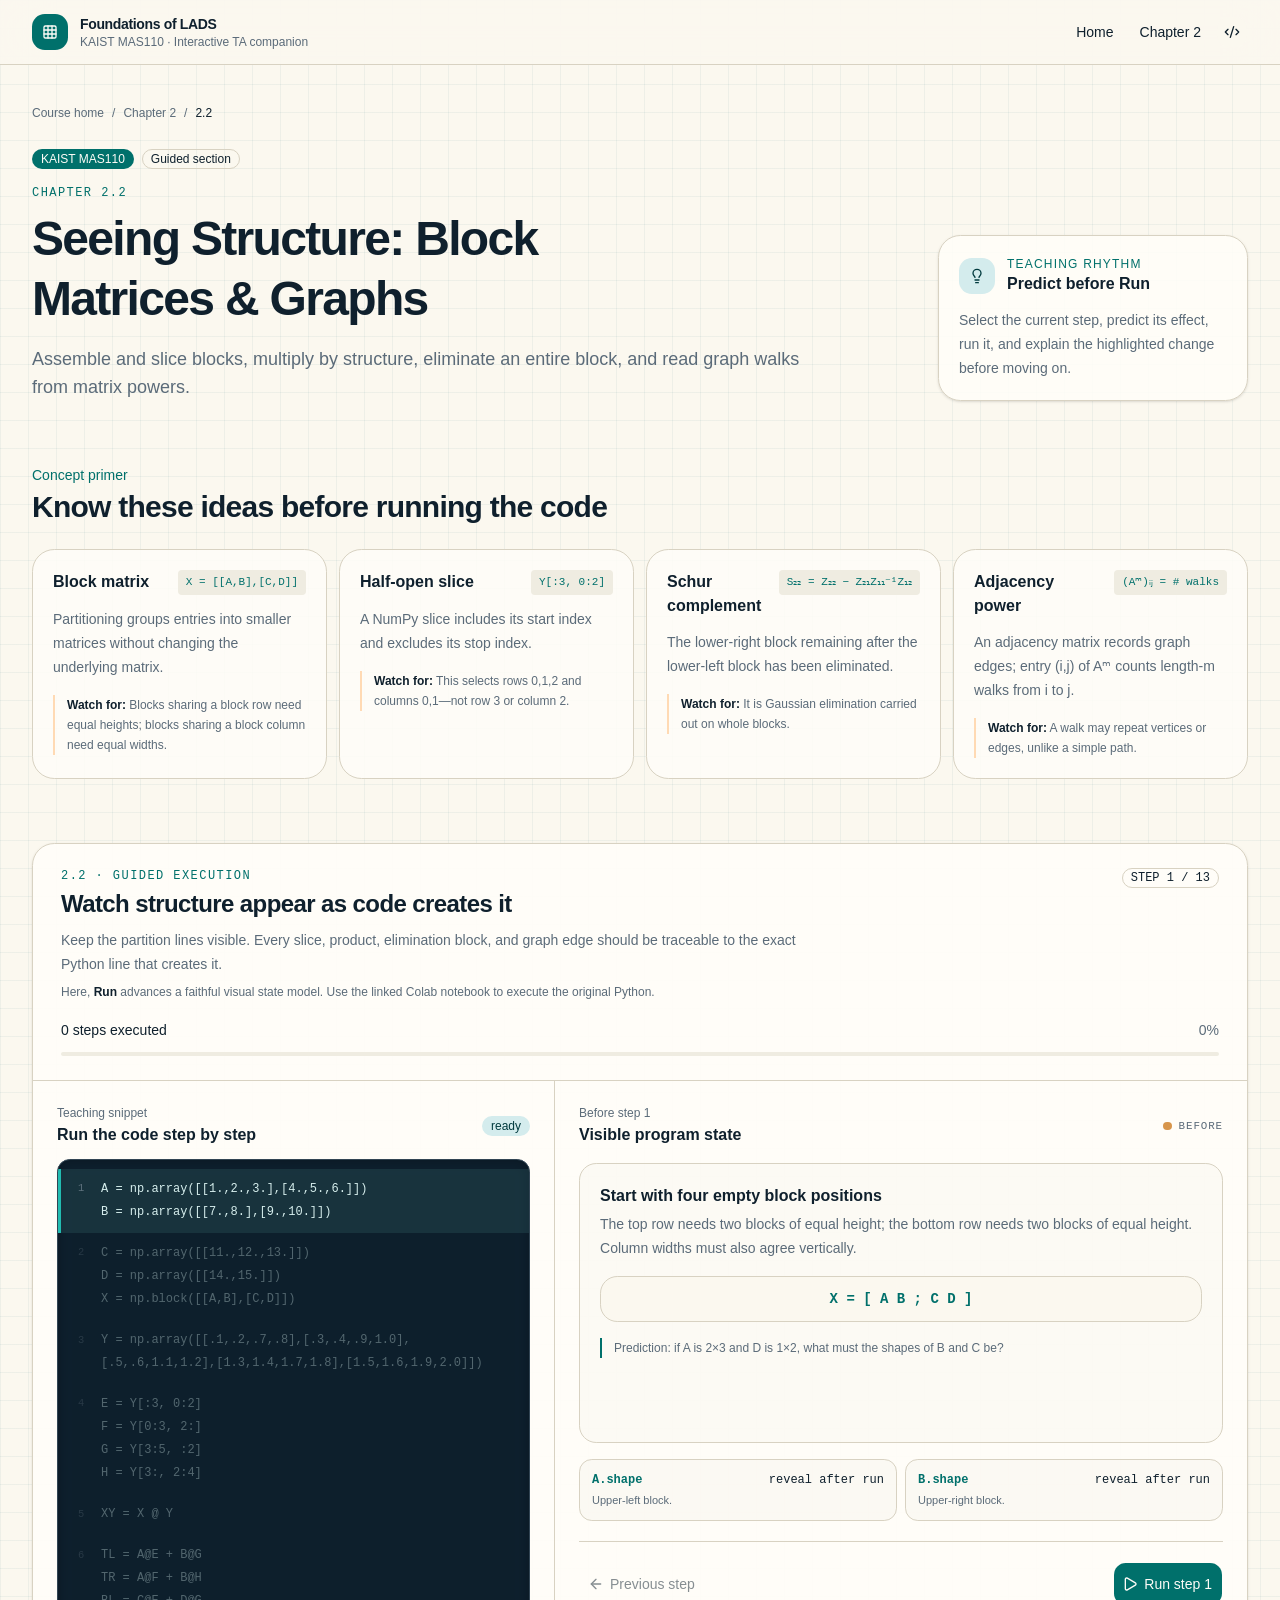
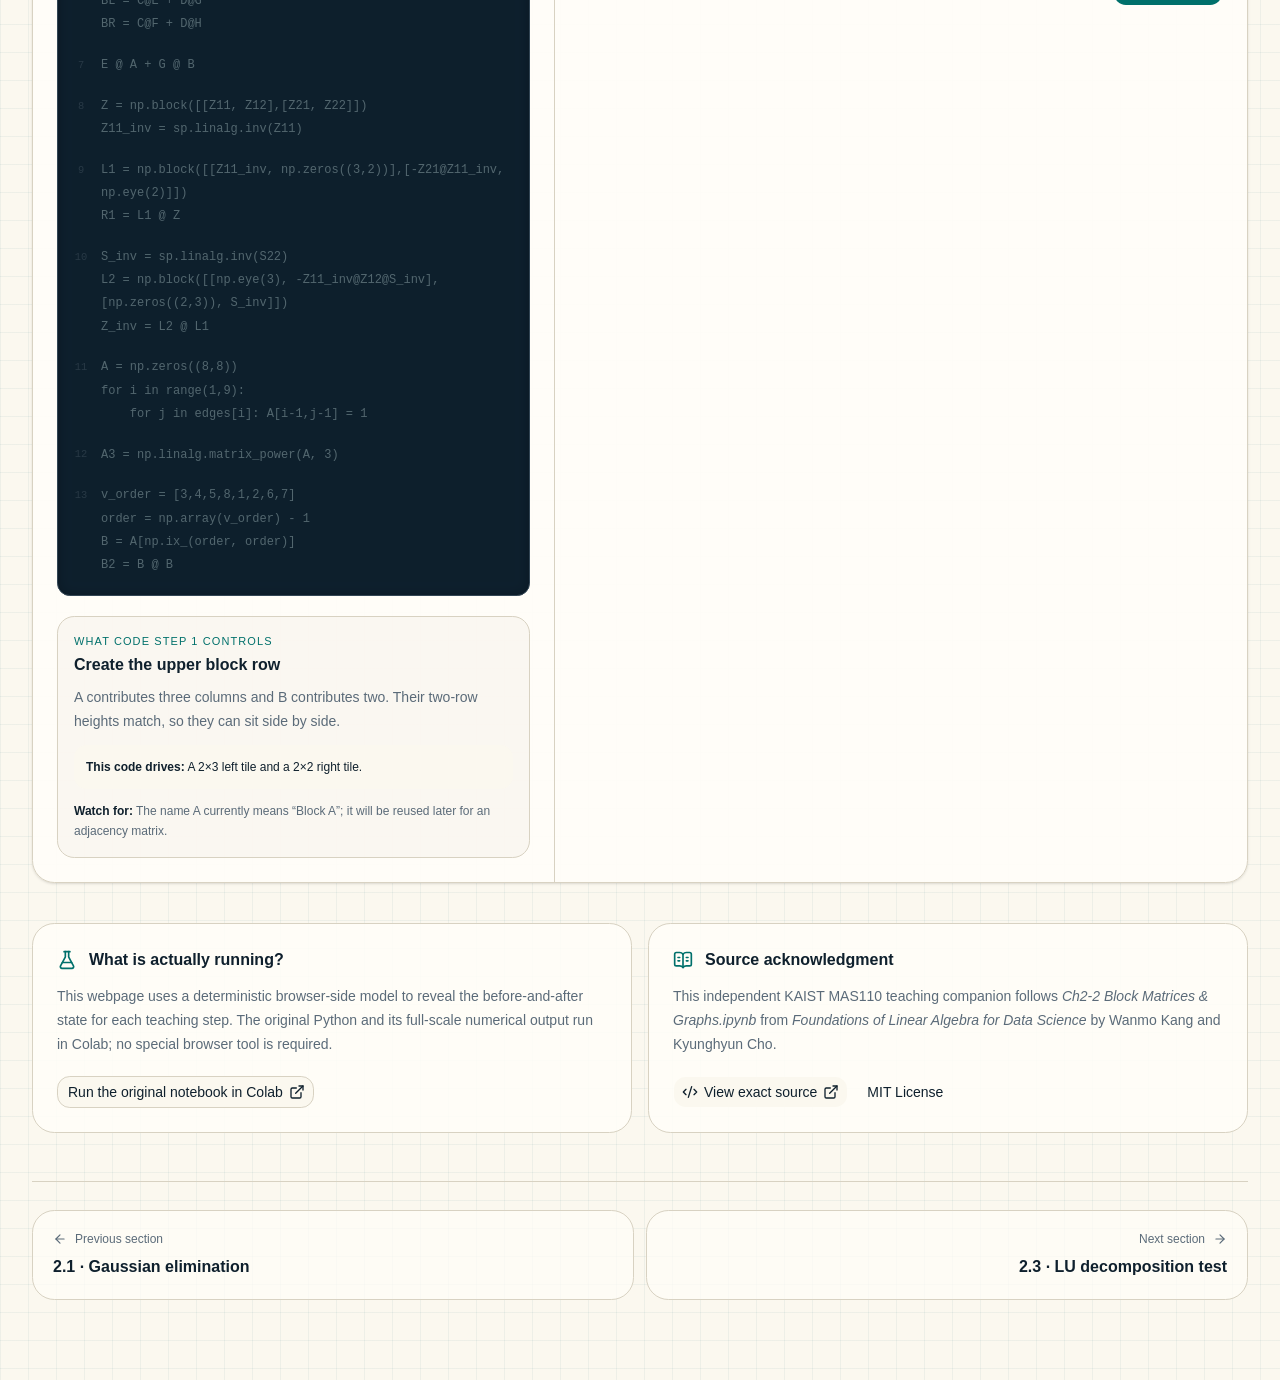
<file: mas110-lads-lab/chapter-2/block-matrices-graphs.html>
<!DOCTYPE html><html lang="en"><head><meta charSet="utf-8"/><meta name="viewport" content="width=device-width, initial-scale=1"/><link rel="stylesheet" href="https://statchan1106.github.io/mas110-lads-lab/_next/static/css/index.B9QvD5gJ.css" data-rsc-css-href="https://statchan1106.github.io/mas110-lads-lab/_next/static/css/index.B9QvD5gJ.css" data-precedence="vite-rsc/importer-resources"/><link rel="modulepreload" fetchPriority="low" href="https://statchan1106.github.io/mas110-lads-lab/_next/static/chunks/index-DgZN51Ll.js"/><script src="https://statchan1106.github.io/mas110-lads-lab/_next/static/chunks/rolldown-runtime-C60lm6uB.js" type="module" async=""></script><script src="https://statchan1106.github.io/mas110-lads-lab/_next/static/chunks/framework-D_rUT4EX.js" type="module" async=""></script><link rel="modulepreload" href="https://statchan1106.github.io/mas110-lads-lab/_next/static/chunks/layout-segment-context-nbl69kaL.js" crossorigin=""/><link rel="modulepreload" href="https://statchan1106.github.io/mas110-lads-lab/_next/static/chunks/Icon-D0zGVybZ.js" crossorigin=""/><link rel="modulepreload" href="https://statchan1106.github.io/mas110-lads-lab/_next/static/chunks/code-walkthrough-wOQbT-0M.js" crossorigin=""/><link rel="modulepreload" href="https://statchan1106.github.io/mas110-lads-lab/_next/static/chunks/useBaseUiId-CojXiBwY.js" crossorigin=""/><link rel="modulepreload" href="https://statchan1106.github.io/mas110-lads-lab/_next/static/chunks/useRefWithInit-B31ZfqpP.js" crossorigin=""/><title>2.2 Seeing Structure: Block Matrices &amp; Graphs · KAIST MAS110</title><meta name="description" content="Assemble and slice blocks, multiply by structure, eliminate an entire block, and read graph walks from matrix powers."/><meta property="og:title" content="Seeing Structure: Block Matrices &amp; Graphs"/><meta property="og:description" content="Assemble and slice blocks, multiply by structure, eliminate an entire block, and read graph walks from matrix powers."/><meta name="twitter:card" content="summary"/><meta name="twitter:title" content="Seeing Structure: Block Matrices &amp; Graphs"/><meta name="twitter:description" content="Assemble and slice blocks, multiply by structure, eliminate an entire block, and read graph walks from matrix powers."/><script>Object.assign(((self[Symbol.for("vinext.navigationRuntime")]??={bootstrap:{routeManifest:null},functions:{}}).bootstrap.rsc??={rsc:[]}),{params:{},nav:{"pathname":"/chapter-2/block-matrices-graphs","searchParams":[]}})</script><link rel="modulepreload" href="https://statchan1106.github.io/mas110-lads-lab/_next/static/chunks/index-DgZN51Ll.js" />
</head><body><div class="min-h-screen"><header class="sticky top-0 z-40 border-b bg-background/88 backdrop-blur-xl"><a class="skip-link" href="#main-content">Skip to main content</a><div class="mx-auto flex h-16 max-w-7xl items-center justify-between px-4 sm:px-6 lg:px-8"><a class="flex items-center gap-3" href="/mas110-lads-lab/" aria-label="KAIST MAS110 course home"><span class="grid size-9 place-items-center rounded-lg bg-primary text-primary-foreground"><svg xmlns="http://www.w3.org/2000/svg" width="24" height="24" viewBox="0 0 24 24" fill="none" stroke="currentColor" stroke-width="2" stroke-linecap="round" stroke-linejoin="round" class="lucide lucide-grid3x3 lucide-grid-3x3 size-4" aria-hidden="true"><rect width="18" height="18" x="3" y="3" rx="2"></rect><path d="M3 9h18"></path><path d="M3 15h18"></path><path d="M9 3v18"></path><path d="M15 3v18"></path></svg></span><span><span class="block text-sm font-semibold tracking-tight">Foundations of LADS</span><span class="hidden text-xs text-muted-foreground sm:block">KAIST MAS110 · Interactive TA companion</span></span></a><nav class="flex items-center gap-1" aria-label="Main navigation"><a class="group/button shrink-0 items-center justify-center rounded-lg border border-transparent bg-clip-padding text-sm font-medium whitespace-nowrap transition-all outline-none select-none focus-visible:border-ring focus-visible:ring-3 focus-visible:ring-ring/50 active:not-aria-[haspopup]:translate-y-px disabled:pointer-events-none disabled:opacity-50 aria-invalid:border-destructive aria-invalid:ring-3 aria-invalid:ring-destructive/20 dark:aria-invalid:border-destructive/50 dark:aria-invalid:ring-destructive/40 [&amp;_svg]:pointer-events-none [&amp;_svg]:shrink-0 [&amp;_svg:not([class*=&#x27;size-&#x27;])]:size-4 hover:bg-muted hover:text-foreground aria-expanded:bg-muted aria-expanded:text-foreground dark:hover:bg-muted/50 h-8 gap-1.5 px-2.5 has-data-[icon=inline-end]:pr-2 has-data-[icon=inline-start]:pl-2 hidden sm:inline-flex" href="/mas110-lads-lab/">Home</a><a class="group/button inline-flex shrink-0 items-center justify-center rounded-lg border border-transparent bg-clip-padding text-sm font-medium whitespace-nowrap transition-all outline-none select-none focus-visible:border-ring focus-visible:ring-3 focus-visible:ring-ring/50 active:not-aria-[haspopup]:translate-y-px disabled:pointer-events-none disabled:opacity-50 aria-invalid:border-destructive aria-invalid:ring-3 aria-invalid:ring-destructive/20 dark:aria-invalid:border-destructive/50 dark:aria-invalid:ring-destructive/40 [&amp;_svg]:pointer-events-none [&amp;_svg]:shrink-0 [&amp;_svg:not([class*=&#x27;size-&#x27;])]:size-4 hover:bg-muted hover:text-foreground aria-expanded:bg-muted aria-expanded:text-foreground dark:hover:bg-muted/50 h-8 gap-1.5 px-2.5 has-data-[icon=inline-end]:pr-2 has-data-[icon=inline-start]:pl-2" href="/mas110-lads-lab/chapter-2.html"><span class="sm:hidden">Ch. 2</span><span class="hidden sm:inline">Chapter 2</span></a><a class="group/button inline-flex shrink-0 items-center justify-center rounded-lg border border-transparent bg-clip-padding text-sm font-medium whitespace-nowrap transition-all outline-none select-none focus-visible:border-ring focus-visible:ring-3 focus-visible:ring-ring/50 active:not-aria-[haspopup]:translate-y-px disabled:pointer-events-none disabled:opacity-50 aria-invalid:border-destructive aria-invalid:ring-3 aria-invalid:ring-destructive/20 dark:aria-invalid:border-destructive/50 dark:aria-invalid:ring-destructive/40 [&amp;_svg]:pointer-events-none [&amp;_svg]:shrink-0 [&amp;_svg:not([class*=&#x27;size-&#x27;])]:size-4 border-border bg-background hover:bg-muted hover:text-foreground aria-expanded:bg-muted aria-expanded:text-foreground dark:border-input dark:bg-input/30 dark:hover:bg-input/50 size-8" href="https://github.com/kyunghyuncho/Foundations_of_LADS" target="_blank" rel="noreferrer" aria-label="Open the original GitHub repository"><svg xmlns="http://www.w3.org/2000/svg" width="24" height="24" viewBox="0 0 24 24" fill="none" stroke="currentColor" stroke-width="2" stroke-linecap="round" stroke-linejoin="round" class="lucide lucide-code-xml" aria-hidden="true"><path d="m18 16 4-4-4-4"></path><path d="m6 8-4 4 4 4"></path><path d="m14.5 4-5 16"></path></svg></a></nav></div></header><main id="main-content" class="mx-auto max-w-7xl px-4 pb-20 pt-7 sm:px-6 sm:pt-10 lg:px-8"><nav class="mb-7 flex flex-wrap items-center gap-2 text-xs text-muted-foreground" aria-label="Breadcrumb"><a class="hover:text-foreground" href="/mas110-lads-lab/">Course home</a><span aria-hidden="true">/</span><a class="hover:text-foreground" href="/mas110-lads-lab/chapter-2.html">Chapter 2</a><span aria-hidden="true">/</span><span class="text-foreground" aria-current="page">2.2</span></nav><section class="grid gap-7 lg:grid-cols-[minmax(0,1fr)_310px] lg:items-end"><div><div class="mb-4 flex flex-wrap items-center gap-2"><span data-slot="badge" data-variant="default" class="group/badge inline-flex h-5 w-fit shrink-0 items-center justify-center gap-1 overflow-hidden rounded-4xl border border-transparent px-2 py-0.5 text-xs font-medium whitespace-nowrap transition-all focus-visible:border-ring focus-visible:ring-[3px] focus-visible:ring-ring/50 has-data-[icon=inline-end]:pr-1.5 has-data-[icon=inline-start]:pl-1.5 aria-invalid:border-destructive aria-invalid:ring-destructive/20 dark:aria-invalid:ring-destructive/40 [&amp;&gt;svg]:pointer-events-none [&amp;&gt;svg]:size-3! bg-primary text-primary-foreground [a]:hover:bg-primary/80">KAIST MAS110</span><span data-slot="badge" data-variant="outline" class="group/badge inline-flex h-5 w-fit shrink-0 items-center justify-center gap-1 overflow-hidden rounded-4xl border px-2 py-0.5 text-xs font-medium whitespace-nowrap transition-all focus-visible:border-ring focus-visible:ring-[3px] focus-visible:ring-ring/50 has-data-[icon=inline-end]:pr-1.5 has-data-[icon=inline-start]:pl-1.5 aria-invalid:border-destructive aria-invalid:ring-destructive/20 dark:aria-invalid:ring-destructive/40 [&amp;&gt;svg]:pointer-events-none [&amp;&gt;svg]:size-3! border-border text-foreground [a]:hover:bg-muted [a]:hover:text-muted-foreground">Guided section</span></div><p class="font-mono text-xs uppercase tracking-[0.12em] text-primary">Chapter <!-- -->2.2</p><h1 class="mt-2 max-w-4xl text-3xl font-semibold leading-tight tracking-[-0.035em] text-balance sm:text-5xl">Seeing Structure: Block Matrices &amp; Graphs</h1><p class="mt-4 max-w-3xl text-base leading-7 text-muted-foreground sm:text-lg">Assemble and slice blocks, multiply by structure, eliminate an entire block, and read graph walks from matrix powers.</p></div><aside class="rounded-2xl border bg-card/88 p-5 shadow-sm" aria-label="How to use this section"><div class="flex items-center gap-3"><span class="grid size-9 place-items-center rounded-lg bg-secondary text-secondary-foreground"><svg xmlns="http://www.w3.org/2000/svg" width="24" height="24" viewBox="0 0 24 24" fill="none" stroke="currentColor" stroke-width="2" stroke-linecap="round" stroke-linejoin="round" class="lucide lucide-lightbulb size-4" aria-hidden="true"><path d="M15 14c.2-1 .7-1.7 1.5-2.5 1-.9 1.5-2.2 1.5-3.5A6 6 0 0 0 6 8c0 1 .2 2.2 1.5 3.5.7.7 1.3 1.5 1.5 2.5"></path><path d="M9 18h6"></path><path d="M10 22h4"></path></svg></span><div><p class="text-xs uppercase tracking-[0.1em] text-primary">Teaching rhythm</p><h2 class="font-semibold">Predict before Run</h2></div></div><p class="mt-3 text-sm leading-6 text-muted-foreground">Select the current step, predict its effect, run it, and explain the highlighted change before moving on.</p></aside></section><section class="py-12 sm:py-16" aria-labelledby="primer-heading"><div class="mb-6"><p class="text-sm font-medium text-primary">Concept primer</p><h2 id="primer-heading" class="mt-1 text-2xl font-semibold tracking-tight sm:text-3xl">Know these ideas before running the code</h2></div><div class="grid gap-3 sm:grid-cols-2 lg:grid-cols-4"><article class="rounded-2xl border bg-card/84 p-5"><div class="flex items-start justify-between gap-3"><h3 class="font-semibold">Block matrix</h3><code class="shrink-0 rounded bg-muted px-2 py-1 text-[11px] text-primary">X = [[A,B],[C,D]]</code></div><p class="mt-3 text-sm leading-6 text-muted-foreground">Partitioning groups entries into smaller matrices without changing the underlying matrix.</p><p class="mt-4 border-l-2 border-accent pl-3 text-xs leading-5 text-muted-foreground"><strong class="text-foreground">Watch for:</strong> <!-- -->Blocks sharing a block row need equal heights; blocks sharing a block column need equal widths.</p></article><article class="rounded-2xl border bg-card/84 p-5"><div class="flex items-start justify-between gap-3"><h3 class="font-semibold">Half-open slice</h3><code class="shrink-0 rounded bg-muted px-2 py-1 text-[11px] text-primary">Y[:3, 0:2]</code></div><p class="mt-3 text-sm leading-6 text-muted-foreground">A NumPy slice includes its start index and excludes its stop index.</p><p class="mt-4 border-l-2 border-accent pl-3 text-xs leading-5 text-muted-foreground"><strong class="text-foreground">Watch for:</strong> <!-- -->This selects rows 0,1,2 and columns 0,1—not row 3 or column 2.</p></article><article class="rounded-2xl border bg-card/84 p-5"><div class="flex items-start justify-between gap-3"><h3 class="font-semibold">Schur complement</h3><code class="shrink-0 rounded bg-muted px-2 py-1 text-[11px] text-primary">S₂₂ = Z₂₂ − Z₂₁Z₁₁⁻¹Z₁₂</code></div><p class="mt-3 text-sm leading-6 text-muted-foreground">The lower-right block remaining after the lower-left block has been eliminated.</p><p class="mt-4 border-l-2 border-accent pl-3 text-xs leading-5 text-muted-foreground"><strong class="text-foreground">Watch for:</strong> <!-- -->It is Gaussian elimination carried out on whole blocks.</p></article><article class="rounded-2xl border bg-card/84 p-5"><div class="flex items-start justify-between gap-3"><h3 class="font-semibold">Adjacency power</h3><code class="shrink-0 rounded bg-muted px-2 py-1 text-[11px] text-primary">(Aᵐ)ᵢⱼ = # walks</code></div><p class="mt-3 text-sm leading-6 text-muted-foreground">An adjacency matrix records graph edges; entry (i,j) of Aᵐ counts length-m walks from i to j.</p><p class="mt-4 border-l-2 border-accent pl-3 text-xs leading-5 text-muted-foreground"><strong class="text-foreground">Watch for:</strong> <!-- -->A walk may repeat vertices or edges, unlike a simple path.</p></article></div></section><section class="overflow-hidden rounded-2xl border bg-card/94 shadow-sm" aria-label="Watch structure appear as code creates it"><header class="border-b px-5 py-5 sm:px-7 sm:py-6"><div class="flex flex-col justify-between gap-3 sm:flex-row sm:items-start"><div><p class="font-mono text-xs uppercase tracking-[0.12em] text-primary">2.2 · Guided execution</p><h2 class="mt-1 text-xl font-semibold tracking-tight sm:text-2xl">Watch structure appear as code creates it</h2><p class="mt-2 max-w-3xl text-sm leading-6 text-muted-foreground">Keep the partition lines visible. Every slice, product, elimination block, and graph edge should be traceable to the exact Python line that creates it.</p><p class="mt-2 text-xs text-muted-foreground">Here, <strong class="text-foreground">Run</strong> advances a faithful visual state model. Use the linked Colab notebook to execute the original Python.</p></div><span data-slot="badge" data-variant="outline" class="group/badge inline-flex h-5 shrink-0 items-center justify-center gap-1 overflow-hidden rounded-4xl border px-2 py-0.5 text-xs font-medium whitespace-nowrap transition-all focus-visible:border-ring focus-visible:ring-[3px] focus-visible:ring-ring/50 has-data-[icon=inline-end]:pr-1.5 has-data-[icon=inline-start]:pl-1.5 aria-invalid:border-destructive aria-invalid:ring-destructive/20 dark:aria-invalid:ring-destructive/40 [&amp;&gt;svg]:pointer-events-none [&amp;&gt;svg]:size-3! border-border text-foreground [a]:hover:bg-muted [a]:hover:text-muted-foreground w-fit font-mono">STEP <!-- -->1<!-- --> / <!-- -->13</span></div><div data-progressing="" aria-valuemax="100" aria-valuemin="0" aria-valuenow="0" aria-valuetext="0%" role="progressbar" data-slot="progress" class="flex flex-wrap gap-3 mt-5"><span data-progressing="" id="base-ui-_R_2m69i_" role="presentation" data-slot="progress-label" class="text-sm font-medium">0 steps executed</span><span data-progressing="" aria-hidden="true" data-slot="progress-value" class="text-muted-foreground ml-auto text-sm tabular-nums">0%</span><div data-progressing="" data-slot="progress-track" class="bg-muted h-1 rounded-full relative flex w-full items-center overflow-x-hidden"><div data-progressing="" style="inset-inline-start:0;height:inherit;width:0%" data-slot="progress-indicator" class="bg-primary h-full transition-all"></div></div><span role="presentation" style="clip-path:inset(50%);overflow:hidden;white-space:nowrap;border:0;padding:0;width:1px;height:1px;margin:-1px;position:fixed;top:0;left:0">x</span></div></header><output class="sr-only" aria-live="polite">Step 1 is ready. Create the upper block row</output><div class="hidden lg:grid lg:grid-cols-[minmax(330px,0.86fr)_minmax(420px,1.14fr)]"><section class="border-r p-6" aria-label="Source code"><div class="mb-3 flex items-center justify-between"><div><p class="text-xs text-muted-foreground">Teaching snippet</p><h3 class="mt-0.5 font-semibold">Run the code step by step</h3></div><span data-slot="badge" data-variant="secondary" class="group/badge inline-flex h-5 w-fit shrink-0 items-center justify-center gap-1 overflow-hidden rounded-4xl border border-transparent px-2 py-0.5 text-xs font-medium whitespace-nowrap transition-all focus-visible:border-ring focus-visible:ring-[3px] focus-visible:ring-ring/50 has-data-[icon=inline-end]:pr-1.5 has-data-[icon=inline-start]:pl-1.5 aria-invalid:border-destructive aria-invalid:ring-destructive/20 dark:aria-invalid:ring-destructive/40 [&amp;&gt;svg]:pointer-events-none [&amp;&gt;svg]:size-3! bg-secondary text-secondary-foreground [a]:hover:bg-secondary/80">ready</span></div><ol class="code-walkthrough-window" aria-label="Teaching code sequence"><li><button type="button" class="code-walkthrough-line is-active" aria-current="step" aria-label="Step 1: Create the upper block row, ready"><span class="code-walkthrough-number">1</span><code>A = np.array([[1.,2.,3.],[4.,5.,6.]])
B = np.array([[7.,8.],[9.,10.]])</code></button></li><li><button type="button" disabled="" class="code-walkthrough-line" aria-label="Step 2: Complete and assemble X, locked"><span class="code-walkthrough-number">2</span><code>C = np.array([[11.,12.,13.]])
D = np.array([[14.,15.]])
X = np.block([[A,B],[C,D]])</code></button></li><li><button type="button" disabled="" class="code-walkthrough-line" aria-label="Step 3: Create the matrix that X will multiply, locked"><span class="code-walkthrough-number">3</span><code>Y = np.array([[.1,.2,.7,.8],[.3,.4,.9,1.0],[.5,.6,1.1,1.2],[1.3,1.4,1.7,1.8],[1.5,1.6,1.9,2.0]])</code></button></li><li><button type="button" disabled="" class="code-walkthrough-line" aria-label="Step 4: Recover E, F, G, and H with slices, locked"><span class="code-walkthrough-number">4</span><code>E = Y[:3, 0:2]
F = Y[0:3, 2:]
G = Y[3:5, :2]
H = Y[3:, 2:4]</code></button></li><li><button type="button" disabled="" class="code-walkthrough-line" aria-label="Step 5: Multiply the full matrices, locked"><span class="code-walkthrough-number">5</span><code>XY = X @ Y</code></button></li><li><button type="button" disabled="" class="code-walkthrough-line" aria-label="Step 6: Compute the same answer blockwise, locked"><span class="code-walkthrough-number">6</span><code>TL = A@E + B@G
TR = A@F + B@H
BL = C@E + D@G
BR = C@F + D@H</code></button></li><li><button type="button" disabled="" class="code-walkthrough-line" aria-label="Step 7: Test the tempting reversed order, locked"><span class="code-walkthrough-number">7</span><code>E @ A + G @ B</code></button></li><li><button type="button" disabled="" class="code-walkthrough-line" aria-label="Step 8: Set up a block elimination problem, locked"><span class="code-walkthrough-number">8</span><code>Z = np.block([[Z11, Z12],[Z21, Z22]])
Z11_inv = sp.linalg.inv(Z11)</code></button></li><li><button type="button" disabled="" class="code-walkthrough-line" aria-label="Step 9: Eliminate an entire block at once, locked"><span class="code-walkthrough-number">9</span><code>L1 = np.block([[Z11_inv, np.zeros((3,2))],[-Z21@Z11_inv, np.eye(2)]])
R1 = L1 @ Z</code></button></li><li><button type="button" disabled="" class="code-walkthrough-line" aria-label="Step 10: Finish the block inverse, locked"><span class="code-walkthrough-number">10</span><code>S_inv = sp.linalg.inv(S22)
L2 = np.block([[np.eye(3), -Z11_inv@Z12@S_inv],[np.zeros((2,3)), S_inv]])
Z_inv = L2 @ L1</code></button></li><li><button type="button" disabled="" class="code-walkthrough-line" aria-label="Step 11: Turn an adjacency list into a matrix, locked"><span class="code-walkthrough-number">11</span><code>A = np.zeros((8,8))
for i in range(1,9):
    for j in edges[i]: A[i-1,j-1] = 1</code></button></li><li><button type="button" disabled="" class="code-walkthrough-line" aria-label="Step 12: Count length-three walks, locked"><span class="code-walkthrough-number">12</span><code>A3 = np.linalg.matrix_power(A, 3)</code></button></li><li><button type="button" disabled="" class="code-walkthrough-line" aria-label="Step 13: Reorder the bipartition and square it, locked"><span class="code-walkthrough-number">13</span><code>v_order = [3,4,5,8,1,2,6,7]
order = np.array(v_order) - 1
B = A[np.ix_(order, order)]
B2 = B @ B</code></button></li></ol><div class="mt-5"><div class="rounded-xl border bg-muted/35 p-4"><p class="text-[11px] uppercase tracking-[0.1em] text-primary">What code step <!-- -->1<!-- --> controls</p><h3 class="mt-1 font-semibold">Create the upper block row</h3><p class="mt-2 text-sm leading-6 text-muted-foreground">A contributes three columns and B contributes two. Their two-row heights match, so they can sit side by side.</p><div class="mt-3 rounded-lg bg-background p-3 text-xs leading-5"><strong>This code drives:</strong> <!-- -->A 2×3 left tile and a 2×2 right tile.</div><p class="mt-3 text-xs leading-5 text-muted-foreground"><strong class="text-foreground">Watch for:</strong> <!-- -->The name A currently means “Block A”; it will be reused later for an adjacency matrix.</p></div></div></section><section class="p-6" aria-label="Visualization and variables"><div class="mb-4 flex items-center justify-between gap-3"><div><p class="text-xs text-muted-foreground">Before step 1</p><h3 class="mt-0.5 font-semibold">Visible program state</h3></div><span class="state-indicator"><span></span>before</span></div><div class="min-h-[280px] rounded-xl border bg-muted/22 p-4 sm:p-5"><div class="walk-visual-enter"><div class="mb-4"><h3 class="font-semibold">Start with four empty block positions</h3><p class="mt-1 text-sm leading-6 text-muted-foreground">The top row needs two blocks of equal height; the bottom row needs two blocks of equal height. Column widths must also agree vertically.</p></div><div class="mb-4 overflow-x-auto rounded-xl border bg-background px-4 py-3 text-center font-mono text-sm font-semibold text-primary">X = [ A  B ; C  D ]</div><p class="mt-4 border-l-2 border-primary pl-3 text-xs leading-5 text-muted-foreground">Prediction: if A is 2×3 and D is 1×2, what must the shapes of B and C be?</p></div></div><div class="mt-4"><div class="grid gap-2 sm:grid-cols-2"><div class="rounded-lg border p-3 transition-colors bg-muted/25"><div class="flex items-center justify-between gap-3"><code class="text-xs font-semibold text-primary">A.shape</code><code class="text-right text-xs">reveal after run</code></div><p class="mt-1 text-[11px] leading-4 text-muted-foreground">Upper-left block.</p></div><div class="rounded-lg border p-3 transition-colors bg-muted/25"><div class="flex items-center justify-between gap-3"><code class="text-xs font-semibold text-primary">B.shape</code><code class="text-right text-xs">reveal after run</code></div><p class="mt-1 text-[11px] leading-4 text-muted-foreground">Upper-right block.</p></div></div></div><div class="mt-5 flex items-center justify-between gap-3 border-t pt-5"><button type="button" data-disabled="" tabindex="0" disabled="" data-slot="button" class="group/button inline-flex shrink-0 items-center justify-center rounded-lg border border-transparent bg-clip-padding text-sm font-medium whitespace-nowrap transition-all outline-none select-none focus-visible:border-ring focus-visible:ring-3 focus-visible:ring-ring/50 active:not-aria-[haspopup]:translate-y-px disabled:pointer-events-none disabled:opacity-50 aria-invalid:border-destructive aria-invalid:ring-3 aria-invalid:ring-destructive/20 dark:aria-invalid:border-destructive/50 dark:aria-invalid:ring-destructive/40 [&amp;_svg]:pointer-events-none [&amp;_svg]:shrink-0 [&amp;_svg:not([class*=&#x27;size-&#x27;])]:size-4 hover:bg-muted hover:text-foreground aria-expanded:bg-muted aria-expanded:text-foreground dark:hover:bg-muted/50 h-8 gap-1.5 px-2.5 has-data-[icon=inline-end]:pr-2 has-data-[icon=inline-start]:pl-2 min-h-11"><svg xmlns="http://www.w3.org/2000/svg" width="24" height="24" viewBox="0 0 24 24" fill="none" stroke="currentColor" stroke-width="2" stroke-linecap="round" stroke-linejoin="round" class="lucide lucide-arrow-left" data-icon="inline-start" aria-hidden="true"><path d="m12 19-7-7 7-7"></path><path d="M19 12H5"></path></svg>Previous step</button><button type="button" tabindex="0" data-slot="button" class="group/button inline-flex shrink-0 items-center justify-center rounded-lg border border-transparent bg-clip-padding text-sm font-medium whitespace-nowrap transition-all outline-none select-none focus-visible:border-ring focus-visible:ring-3 focus-visible:ring-ring/50 active:not-aria-[haspopup]:translate-y-px disabled:pointer-events-none disabled:opacity-50 aria-invalid:border-destructive aria-invalid:ring-3 aria-invalid:ring-destructive/20 dark:aria-invalid:border-destructive/50 dark:aria-invalid:ring-destructive/40 [&amp;_svg]:pointer-events-none [&amp;_svg]:shrink-0 [&amp;_svg:not([class*=&#x27;size-&#x27;])]:size-4 bg-primary text-primary-foreground hover:bg-primary/80 h-9 gap-1.5 px-2.5 has-data-[icon=inline-end]:pr-2 has-data-[icon=inline-start]:pl-2 min-h-11"><svg xmlns="http://www.w3.org/2000/svg" width="24" height="24" viewBox="0 0 24 24" fill="none" stroke="currentColor" stroke-width="2" stroke-linecap="round" stroke-linejoin="round" class="lucide lucide-play" data-icon="inline-start" aria-hidden="true"><path d="M5 5a2 2 0 0 1 3.008-1.728l11.997 6.998a2 2 0 0 1 .003 3.458l-12 7A2 2 0 0 1 5 19z"></path></svg>Run step <!-- -->1</button></div></section></div><div class="lg:hidden"><section class="p-5" aria-label="Current code step"><div class="mb-3 flex items-center justify-between"><p class="text-xs font-medium text-primary">Current code</p><span data-slot="badge" data-variant="secondary" class="group/badge inline-flex h-5 w-fit shrink-0 items-center justify-center gap-1 overflow-hidden rounded-4xl border border-transparent px-2 py-0.5 text-xs font-medium whitespace-nowrap transition-all focus-visible:border-ring focus-visible:ring-[3px] focus-visible:ring-ring/50 has-data-[icon=inline-end]:pr-1.5 has-data-[icon=inline-start]:pl-1.5 aria-invalid:border-destructive aria-invalid:ring-destructive/20 dark:aria-invalid:ring-destructive/40 [&amp;&gt;svg]:pointer-events-none [&amp;&gt;svg]:size-3! bg-secondary text-secondary-foreground [a]:hover:bg-secondary/80">ready</span></div><pre class="mobile-active-code"><code>A = np.array([[1.,2.,3.],[4.,5.,6.]])
B = np.array([[7.,8.],[9.,10.]])</code></pre><button type="button" tabindex="0" data-slot="button" class="group/button inline-flex shrink-0 items-center justify-center rounded-lg border border-transparent bg-clip-padding text-sm font-medium whitespace-nowrap transition-all outline-none select-none focus-visible:border-ring focus-visible:ring-3 focus-visible:ring-ring/50 active:not-aria-[haspopup]:translate-y-px disabled:pointer-events-none disabled:opacity-50 aria-invalid:border-destructive aria-invalid:ring-3 aria-invalid:ring-destructive/20 dark:aria-invalid:border-destructive/50 dark:aria-invalid:ring-destructive/40 [&amp;_svg]:pointer-events-none [&amp;_svg]:shrink-0 [&amp;_svg:not([class*=&#x27;size-&#x27;])]:size-4 bg-primary text-primary-foreground hover:bg-primary/80 h-9 gap-1.5 px-2.5 has-data-[icon=inline-end]:pr-2 has-data-[icon=inline-start]:pl-2 mt-3 min-h-11 w-full"><svg xmlns="http://www.w3.org/2000/svg" width="24" height="24" viewBox="0 0 24 24" fill="none" stroke="currentColor" stroke-width="2" stroke-linecap="round" stroke-linejoin="round" class="lucide lucide-play" data-icon="inline-start" aria-hidden="true"><path d="M5 5a2 2 0 0 1 3.008-1.728l11.997 6.998a2 2 0 0 1 .003 3.458l-12 7A2 2 0 0 1 5 19z"></path></svg>Run step <!-- -->1</button></section><section class="border-t p-5" aria-label="Visualization"><div class="mb-4 flex items-center justify-between gap-3"><div><p class="text-xs text-muted-foreground">Before step 1</p><h3 class="mt-0.5 font-semibold">Visible program state</h3></div><span class="state-indicator"><span></span>before</span></div><div class="min-h-[280px] rounded-xl border bg-muted/22 p-4 sm:p-5"><div class="walk-visual-enter"><div class="mb-4"><h3 class="font-semibold">Start with four empty block positions</h3><p class="mt-1 text-sm leading-6 text-muted-foreground">The top row needs two blocks of equal height; the bottom row needs two blocks of equal height. Column widths must also agree vertically.</p></div><div class="mb-4 overflow-x-auto rounded-xl border bg-background px-4 py-3 text-center font-mono text-sm font-semibold text-primary">X = [ A  B ; C  D ]</div><p class="mt-4 border-l-2 border-primary pl-3 text-xs leading-5 text-muted-foreground">Prediction: if A is 2×3 and D is 1×2, what must the shapes of B and C be?</p></div></div></section><section class="space-y-4 border-t p-5" aria-label="Explanation and variables"><div class="rounded-xl border bg-muted/35 p-4"><p class="text-[11px] uppercase tracking-[0.1em] text-primary">What code step <!-- -->1<!-- --> controls</p><h3 class="mt-1 font-semibold">Create the upper block row</h3><p class="mt-2 text-sm leading-6 text-muted-foreground">A contributes three columns and B contributes two. Their two-row heights match, so they can sit side by side.</p><div class="mt-3 rounded-lg bg-background p-3 text-xs leading-5"><strong>This code drives:</strong> <!-- -->A 2×3 left tile and a 2×2 right tile.</div><p class="mt-3 text-xs leading-5 text-muted-foreground"><strong class="text-foreground">Watch for:</strong> <!-- -->The name A currently means “Block A”; it will be reused later for an adjacency matrix.</p></div><div class="grid gap-2 sm:grid-cols-2"><div class="rounded-lg border p-3 transition-colors bg-muted/25"><div class="flex items-center justify-between gap-3"><code class="text-xs font-semibold text-primary">A.shape</code><code class="text-right text-xs">reveal after run</code></div><p class="mt-1 text-[11px] leading-4 text-muted-foreground">Upper-left block.</p></div><div class="rounded-lg border p-3 transition-colors bg-muted/25"><div class="flex items-center justify-between gap-3"><code class="text-xs font-semibold text-primary">B.shape</code><code class="text-right text-xs">reveal after run</code></div><p class="mt-1 text-[11px] leading-4 text-muted-foreground">Upper-right block.</p></div></div><details class="rounded-xl border bg-background"><summary class="flex min-h-11 cursor-pointer list-none items-center justify-between px-4 py-3 text-sm font-medium">View all code steps<svg xmlns="http://www.w3.org/2000/svg" width="24" height="24" viewBox="0 0 24 24" fill="none" stroke="currentColor" stroke-width="2" stroke-linecap="round" stroke-linejoin="round" class="lucide lucide-chevron-down size-4 text-muted-foreground" aria-hidden="true"><path d="m6 9 6 6 6-6"></path></svg></summary><div class="border-t p-3"><ol class="code-walkthrough-window" aria-label="Teaching code sequence"><li><button type="button" class="code-walkthrough-line is-active" aria-current="step" aria-label="Step 1: Create the upper block row, ready"><span class="code-walkthrough-number">1</span><code>A = np.array([[1.,2.,3.],[4.,5.,6.]])
B = np.array([[7.,8.],[9.,10.]])</code></button></li><li><button type="button" disabled="" class="code-walkthrough-line" aria-label="Step 2: Complete and assemble X, locked"><span class="code-walkthrough-number">2</span><code>C = np.array([[11.,12.,13.]])
D = np.array([[14.,15.]])
X = np.block([[A,B],[C,D]])</code></button></li><li><button type="button" disabled="" class="code-walkthrough-line" aria-label="Step 3: Create the matrix that X will multiply, locked"><span class="code-walkthrough-number">3</span><code>Y = np.array([[.1,.2,.7,.8],[.3,.4,.9,1.0],[.5,.6,1.1,1.2],[1.3,1.4,1.7,1.8],[1.5,1.6,1.9,2.0]])</code></button></li><li><button type="button" disabled="" class="code-walkthrough-line" aria-label="Step 4: Recover E, F, G, and H with slices, locked"><span class="code-walkthrough-number">4</span><code>E = Y[:3, 0:2]
F = Y[0:3, 2:]
G = Y[3:5, :2]
H = Y[3:, 2:4]</code></button></li><li><button type="button" disabled="" class="code-walkthrough-line" aria-label="Step 5: Multiply the full matrices, locked"><span class="code-walkthrough-number">5</span><code>XY = X @ Y</code></button></li><li><button type="button" disabled="" class="code-walkthrough-line" aria-label="Step 6: Compute the same answer blockwise, locked"><span class="code-walkthrough-number">6</span><code>TL = A@E + B@G
TR = A@F + B@H
BL = C@E + D@G
BR = C@F + D@H</code></button></li><li><button type="button" disabled="" class="code-walkthrough-line" aria-label="Step 7: Test the tempting reversed order, locked"><span class="code-walkthrough-number">7</span><code>E @ A + G @ B</code></button></li><li><button type="button" disabled="" class="code-walkthrough-line" aria-label="Step 8: Set up a block elimination problem, locked"><span class="code-walkthrough-number">8</span><code>Z = np.block([[Z11, Z12],[Z21, Z22]])
Z11_inv = sp.linalg.inv(Z11)</code></button></li><li><button type="button" disabled="" class="code-walkthrough-line" aria-label="Step 9: Eliminate an entire block at once, locked"><span class="code-walkthrough-number">9</span><code>L1 = np.block([[Z11_inv, np.zeros((3,2))],[-Z21@Z11_inv, np.eye(2)]])
R1 = L1 @ Z</code></button></li><li><button type="button" disabled="" class="code-walkthrough-line" aria-label="Step 10: Finish the block inverse, locked"><span class="code-walkthrough-number">10</span><code>S_inv = sp.linalg.inv(S22)
L2 = np.block([[np.eye(3), -Z11_inv@Z12@S_inv],[np.zeros((2,3)), S_inv]])
Z_inv = L2 @ L1</code></button></li><li><button type="button" disabled="" class="code-walkthrough-line" aria-label="Step 11: Turn an adjacency list into a matrix, locked"><span class="code-walkthrough-number">11</span><code>A = np.zeros((8,8))
for i in range(1,9):
    for j in edges[i]: A[i-1,j-1] = 1</code></button></li><li><button type="button" disabled="" class="code-walkthrough-line" aria-label="Step 12: Count length-three walks, locked"><span class="code-walkthrough-number">12</span><code>A3 = np.linalg.matrix_power(A, 3)</code></button></li><li><button type="button" disabled="" class="code-walkthrough-line" aria-label="Step 13: Reorder the bipartition and square it, locked"><span class="code-walkthrough-number">13</span><code>v_order = [3,4,5,8,1,2,6,7]
order = np.array(v_order) - 1
B = A[np.ix_(order, order)]
B2 = B @ B</code></button></li></ol></div></details><div class="grid grid-cols-2 gap-2 border-t pt-4"><button type="button" data-disabled="" tabindex="0" disabled="" data-slot="button" class="group/button inline-flex shrink-0 items-center justify-center rounded-lg border border-transparent bg-clip-padding text-sm font-medium whitespace-nowrap transition-all outline-none select-none focus-visible:border-ring focus-visible:ring-3 focus-visible:ring-ring/50 active:not-aria-[haspopup]:translate-y-px disabled:pointer-events-none disabled:opacity-50 aria-invalid:border-destructive aria-invalid:ring-3 aria-invalid:ring-destructive/20 dark:aria-invalid:border-destructive/50 dark:aria-invalid:ring-destructive/40 [&amp;_svg]:pointer-events-none [&amp;_svg]:shrink-0 [&amp;_svg:not([class*=&#x27;size-&#x27;])]:size-4 hover:bg-muted hover:text-foreground aria-expanded:bg-muted aria-expanded:text-foreground dark:hover:bg-muted/50 h-8 gap-1.5 px-2.5 has-data-[icon=inline-end]:pr-2 has-data-[icon=inline-start]:pl-2 min-h-11"><svg xmlns="http://www.w3.org/2000/svg" width="24" height="24" viewBox="0 0 24 24" fill="none" stroke="currentColor" stroke-width="2" stroke-linecap="round" stroke-linejoin="round" class="lucide lucide-arrow-left" data-icon="inline-start" aria-hidden="true"><path d="m12 19-7-7 7-7"></path><path d="M19 12H5"></path></svg>Previous</button><button type="button" data-disabled="" tabindex="0" disabled="" data-slot="button" class="group/button inline-flex shrink-0 items-center justify-center rounded-lg border border-transparent bg-clip-padding text-sm font-medium whitespace-nowrap transition-all outline-none select-none focus-visible:border-ring focus-visible:ring-3 focus-visible:ring-ring/50 active:not-aria-[haspopup]:translate-y-px disabled:pointer-events-none disabled:opacity-50 aria-invalid:border-destructive aria-invalid:ring-3 aria-invalid:ring-destructive/20 dark:aria-invalid:border-destructive/50 dark:aria-invalid:ring-destructive/40 [&amp;_svg]:pointer-events-none [&amp;_svg]:shrink-0 [&amp;_svg:not([class*=&#x27;size-&#x27;])]:size-4 bg-secondary text-secondary-foreground hover:bg-[color-mix(in_oklch,var(--secondary),var(--foreground)_5%)] aria-expanded:bg-secondary aria-expanded:text-secondary-foreground h-8 gap-1.5 px-2.5 has-data-[icon=inline-end]:pr-2 has-data-[icon=inline-start]:pl-2 min-h-11">Run first</button></div></section></div></section><section class="mt-10 grid gap-4 lg:grid-cols-[1fr_1fr]"><article class="rounded-2xl border bg-card/88 p-6"><div class="flex items-center gap-3"><svg xmlns="http://www.w3.org/2000/svg" width="24" height="24" viewBox="0 0 24 24" fill="none" stroke="currentColor" stroke-width="2" stroke-linecap="round" stroke-linejoin="round" class="lucide lucide-flask-conical size-5 text-primary" aria-hidden="true"><path d="M14 2v6a2 2 0 0 0 .245.96l5.51 10.08A2 2 0 0 1 18 22H6a2 2 0 0 1-1.755-2.96l5.51-10.08A2 2 0 0 0 10 8V2"></path><path d="M6.453 15h11.094"></path><path d="M8.5 2h7"></path></svg><h2 class="font-semibold">What is actually running?</h2></div><p class="mt-3 text-sm leading-6 text-muted-foreground">This webpage uses a deterministic browser-side model to reveal the before-and-after state for each teaching step. The original Python and its full-scale numerical output run in Colab; no special browser tool is required.</p><a class="group/button inline-flex shrink-0 items-center justify-center rounded-lg border bg-clip-padding text-sm font-medium whitespace-nowrap transition-all outline-none select-none focus-visible:border-ring focus-visible:ring-3 focus-visible:ring-ring/50 active:not-aria-[haspopup]:translate-y-px disabled:pointer-events-none disabled:opacity-50 aria-invalid:border-destructive aria-invalid:ring-3 aria-invalid:ring-destructive/20 dark:aria-invalid:border-destructive/50 dark:aria-invalid:ring-destructive/40 [&amp;_svg]:pointer-events-none [&amp;_svg]:shrink-0 [&amp;_svg:not([class*=&#x27;size-&#x27;])]:size-4 border-border bg-background hover:bg-muted hover:text-foreground aria-expanded:bg-muted aria-expanded:text-foreground dark:border-input dark:bg-input/30 dark:hover:bg-input/50 h-8 gap-1.5 px-2.5 has-data-[icon=inline-end]:pr-2 has-data-[icon=inline-start]:pl-2 mt-5" href="https://colab.research.google.com/github/kyunghyuncho/Foundations_of_LADS/blob/main/Ch2-2%20Block%20Matrices%20%26%20Graphs.ipynb" target="_blank" rel="noreferrer">Run the original notebook in Colab<svg xmlns="http://www.w3.org/2000/svg" width="24" height="24" viewBox="0 0 24 24" fill="none" stroke="currentColor" stroke-width="2" stroke-linecap="round" stroke-linejoin="round" class="lucide lucide-external-link" data-icon="inline-end" aria-hidden="true"><path d="M15 3h6v6"></path><path d="M10 14 21 3"></path><path d="M18 13v6a2 2 0 0 1-2 2H5a2 2 0 0 1-2-2V8a2 2 0 0 1 2-2h6"></path></svg></a></article><article class="rounded-2xl border bg-card/88 p-6"><div class="flex items-center gap-3"><svg xmlns="http://www.w3.org/2000/svg" width="24" height="24" viewBox="0 0 24 24" fill="none" stroke="currentColor" stroke-width="2" stroke-linecap="round" stroke-linejoin="round" class="lucide lucide-book-open-text size-5 text-primary" aria-hidden="true"><path d="M12 5v16"></path><path d="M16 13h2"></path><path d="M16 9h2"></path><path d="M20.001 19A2 2 0 0022 17V5a2 2 0 00-1.999-2L16 3.002A5 5 0 0012 5a5 5 0 00-4-2H4a2 2 0 00-2 2v12a2 2 0 001.999 2H8a5 5 0 014 2 5 5 0 014-2z"></path><path d="M6 13h2"></path><path d="M6 9h2"></path></svg><h2 class="font-semibold">Source acknowledgment</h2></div><p class="mt-3 text-sm leading-6 text-muted-foreground">This independent KAIST MAS110 teaching companion follows<!-- --> <em>Ch2-2 Block Matrices &amp; Graphs.ipynb</em> from<!-- --> <em>Foundations of Linear Algebra for Data Science</em> by Wanmo Kang and Kyunghyun Cho.</p><div class="mt-5 flex flex-wrap gap-2"><a class="group/button inline-flex shrink-0 items-center justify-center rounded-lg border border-transparent bg-clip-padding text-sm font-medium whitespace-nowrap transition-all outline-none select-none focus-visible:border-ring focus-visible:ring-3 focus-visible:ring-ring/50 active:not-aria-[haspopup]:translate-y-px disabled:pointer-events-none disabled:opacity-50 aria-invalid:border-destructive aria-invalid:ring-3 aria-invalid:ring-destructive/20 dark:aria-invalid:border-destructive/50 dark:aria-invalid:ring-destructive/40 [&amp;_svg]:pointer-events-none [&amp;_svg]:shrink-0 [&amp;_svg:not([class*=&#x27;size-&#x27;])]:size-4 border-border bg-background hover:bg-muted hover:text-foreground aria-expanded:bg-muted aria-expanded:text-foreground dark:border-input dark:bg-input/30 dark:hover:bg-input/50 h-8 gap-1.5 px-2.5 has-data-[icon=inline-end]:pr-2 has-data-[icon=inline-start]:pl-2" href="https://github.com/kyunghyuncho/Foundations_of_LADS/blob/main/Ch2-2%20Block%20Matrices%20%26%20Graphs.ipynb" target="_blank" rel="noreferrer"><svg xmlns="http://www.w3.org/2000/svg" width="24" height="24" viewBox="0 0 24 24" fill="none" stroke="currentColor" stroke-width="2" stroke-linecap="round" stroke-linejoin="round" class="lucide lucide-code-xml" data-icon="inline-start" aria-hidden="true"><path d="m18 16 4-4-4-4"></path><path d="m6 8-4 4 4 4"></path><path d="m14.5 4-5 16"></path></svg>View exact source<svg xmlns="http://www.w3.org/2000/svg" width="24" height="24" viewBox="0 0 24 24" fill="none" stroke="currentColor" stroke-width="2" stroke-linecap="round" stroke-linejoin="round" class="lucide lucide-external-link" data-icon="inline-end" aria-hidden="true"><path d="M15 3h6v6"></path><path d="M10 14 21 3"></path><path d="M18 13v6a2 2 0 0 1-2 2H5a2 2 0 0 1-2-2V8a2 2 0 0 1 2-2h6"></path></svg></a><a class="group/button inline-flex shrink-0 items-center justify-center rounded-lg border border-transparent bg-clip-padding text-sm font-medium whitespace-nowrap transition-all outline-none select-none focus-visible:border-ring focus-visible:ring-3 focus-visible:ring-ring/50 active:not-aria-[haspopup]:translate-y-px disabled:pointer-events-none disabled:opacity-50 aria-invalid:border-destructive aria-invalid:ring-3 aria-invalid:ring-destructive/20 dark:aria-invalid:border-destructive/50 dark:aria-invalid:ring-destructive/40 [&amp;_svg]:pointer-events-none [&amp;_svg]:shrink-0 [&amp;_svg:not([class*=&#x27;size-&#x27;])]:size-4 hover:bg-muted hover:text-foreground aria-expanded:bg-muted aria-expanded:text-foreground dark:hover:bg-muted/50 h-8 gap-1.5 px-2.5 has-data-[icon=inline-end]:pr-2 has-data-[icon=inline-start]:pl-2" href="https://github.com/kyunghyuncho/Foundations_of_LADS/blob/main/LICENSE" target="_blank" rel="noreferrer">MIT License</a></div></article></section><nav class="mt-12 grid gap-3 border-t pt-7 sm:grid-cols-2" aria-label="Chapter 2 section navigation"><a class="group rounded-2xl border bg-card/70 p-5 transition-colors hover:bg-card" href="/mas110-lads-lab/chapter-2/gaussian-elimination.html"><span class="flex items-center gap-2 text-xs text-muted-foreground"><svg xmlns="http://www.w3.org/2000/svg" width="24" height="24" viewBox="0 0 24 24" fill="none" stroke="currentColor" stroke-width="2" stroke-linecap="round" stroke-linejoin="round" class="lucide lucide-arrow-left size-3.5" aria-hidden="true"><path d="m12 19-7-7 7-7"></path><path d="M19 12H5"></path></svg>Previous section</span><span class="mt-2 block font-semibold group-hover:text-primary">2.1<!-- --> · <!-- -->Gaussian elimination</span></a><a class="group rounded-2xl border bg-card/70 p-5 text-right transition-colors hover:bg-card" href="/mas110-lads-lab/chapter-2/lu-decomposition.html"><span class="flex items-center justify-end gap-2 text-xs text-muted-foreground">Next section<svg xmlns="http://www.w3.org/2000/svg" width="24" height="24" viewBox="0 0 24 24" fill="none" stroke="currentColor" stroke-width="2" stroke-linecap="round" stroke-linejoin="round" class="lucide lucide-arrow-right size-3.5" aria-hidden="true"><path d="M5 12h14"></path><path d="m12 5 7 7-7 7"></path></svg></span><span class="mt-2 block font-semibold group-hover:text-primary">2.3<!-- --> · <!-- -->LU decomposition test</span></a></nav></main></div><script type="module" src="https://statchan1106.github.io/mas110-lads-lab/_next/static/chunks/index-DgZN51Ll.js" id="_R_" async=""></script><script>((self[Symbol.for("vinext.navigationRuntime")]??={bootstrap:{routeManifest:null},functions:{}}).bootstrap.rsc??={rsc:[]}).rsc.push("0:{\"page:/chapter-2/block-matrices-graphs\":\"$L1\",\"layout:/\":\"$L2\",\"route:/chapter-2/block-matrices-graphs\":\"$L3\",\"__route\":\"route:/chapter-2/block-matrices-graphs\",\"__interceptionContext\":null,\"__layoutIds\":[\"layout:/\"],\"__rootLayout\":\"/\",\"__bfcacheSegmentIdentities\":{\"layout:/\":\"[\\\"layout\\\",\\\"layout:/\\\",\\\"root-boundary:/\\\",\\\"\\\"]\",\"page:/chapter-2/block-matrices-graphs\":\"[\\\"page\\\",\\\"page:/chapter-2/block-matrices-graphs\\\",\\\"root-boundary:/\\\",\\\"[\\\\\\\"chapter-2\\\\\\\",\\\\\\\"block-matrices-graphs\\\\\\\"]\\\"]\"},\"__srcPage\":[\"chapter-2\",\"block-matrices-graphs\",\"page\"],\"__layoutFlags\":{\"layout:/\":\"s\"},\"__artifactCompatibility\":{\"schemaVersion\":1,\"graphVersion\":\"app-route-graph:7e46e680666d5400\",\"deploymentVersion\":\"900ac481-e694-4f8f-95de-6d1164456a40\",\"appElementsSchemaVersion\":1,\"rscPayloadSchemaVersion\":1,\"rootBoundaryId\":\"/\",\"renderEpoch\":null}}\n")</script><script>((self[Symbol.for("vinext.navigationRuntime")]??={bootstrap:{routeManifest:null},functions:{}}).bootstrap.rsc??={rsc:[]}).rsc.push("4:I[\"8c0f216c4604\",[],\"Children\",1]\n")</script><script>((self[Symbol.for("vinext.navigationRuntime")]??={bootstrap:{routeManifest:null},functions:{}}).bootstrap.rsc??={rsc:[]}).rsc.push("5:I[\"593f344dc510\",[],\"GlobalErrorBoundary\",1]\n")</script><script>((self[Symbol.for("vinext.navigationRuntime")]??={bootstrap:{routeManifest:null},functions:{}}).bootstrap.rsc??={rsc:[]}).rsc.push("6:I[\"0b874ad30386\",[],\"default\",1]\n")</script><script>((self[Symbol.for("vinext.navigationRuntime")]??={bootstrap:{routeManifest:null},functions:{}}).bootstrap.rsc??={rsc:[]}).rsc.push("7:I[\"593f344dc510\",[],\"ErrorBoundary\",1]\n")</script><script>((self[Symbol.for("vinext.navigationRuntime")]??={bootstrap:{routeManifest:null},functions:{}}).bootstrap.rsc??={rsc:[]}).rsc.push("8:I[\"15c18cfaeeff\",[],\"LayoutSegmentProvider\",1]\n")</script><script>((self[Symbol.for("vinext.navigationRuntime")]??={bootstrap:{routeManifest:null},functions:{}}).bootstrap.rsc??={rsc:[]}).rsc.push("9:I[\"8c0f216c4604\",[],\"Slot\",1]\n")</script><script>((self[Symbol.for("vinext.navigationRuntime")]??={bootstrap:{routeManifest:null},functions:{}}).bootstrap.rsc??={rsc:[]}).rsc.push("a:I[\"593f344dc510\",[],\"NotFoundBoundary\",1]\n")</script><script>((self[Symbol.for("vinext.navigationRuntime")]??={bootstrap:{routeManifest:null},functions:{}}).bootstrap.rsc??={rsc:[]}).rsc.push("b:I[\"9276801271d6\",[],\"AppRouterScrollTarget\",1]\n")</script><script>((self[Symbol.for("vinext.navigationRuntime")]??={bootstrap:{routeManifest:null},functions:{}}).bootstrap.rsc??={rsc:[]}).rsc.push("c:I[\"593f344dc510\",[],\"RedirectBoundary\",1]\n")</script><script>((self[Symbol.for("vinext.navigationRuntime")]??={bootstrap:{routeManifest:null},functions:{}}).bootstrap.rsc??={rsc:[]}).rsc.push(":HL[\"https://statchan1106.github.io/mas110-lads-lab/_next/static/css/index.B9QvD5gJ.css\",\"style\"     ]\n")</script><script>((self[Symbol.for("vinext.navigationRuntime")]??={bootstrap:{routeManifest:null},functions:{}}).bootstrap.rsc??={rsc:[]}).rsc.push("2:[[[\"$\",\"link\",\"css:https://statchan1106.github.io/mas110-lads-lab/_next/static/css/index.B9QvD5gJ.css\",{\"rel\":\"stylesheet\",\"precedence\":\"vite-rsc/importer-resources\",\"href\":\"https://statchan1106.github.io/mas110-lads-lab/_next/static/css/index.B9QvD5gJ.css\",\"data-rsc-css-href\":\"https://statchan1106.github.io/mas110-lads-lab/_next/static/css/index.B9QvD5gJ.css\"}],\"$undefined\"],[\"$\",\"html\",null,{\"lang\":\"en\",\"children\":[\"$\",\"body\",null,{\"children\":[\"$\",\"$L4\",null,{}]}]}]]\n")</script><script>((self[Symbol.for("vinext.navigationRuntime")]??={bootstrap:{routeManifest:null},functions:{}}).bootstrap.rsc??={rsc:[]}).rsc.push("3:[[[\"$\",\"meta\",null,{\"charSet\":\"utf-8\"}],[[\"$\",\"title\",\"0\",{\"children\":\"2.2 Seeing Structure: Block Matrices \u0026 Graphs · KAIST MAS110\"}],[\"$\",\"meta\",\"1\",{\"name\":\"description\",\"content\":\"Assemble and slice blocks, multiply by structure, eliminate an entire block, and read graph walks from matrix powers.\"}],[\"$\",\"meta\",\"2\",{\"property\":\"og:title\",\"content\":\"Seeing Structure: Block Matrices \u0026 Graphs\"}],[\"$\",\"meta\",\"3\",{\"property\":\"og:description\",\"content\":\"Assemble and slice blocks, multiply by structure, eliminate an entire block, and read graph walks from matrix powers.\"}],[\"$\",\"meta\",\"4\",{\"name\":\"twitter:card\",\"content\":\"summary\"}],[\"$\",\"meta\",\"5\",{\"name\":\"twitter:title\",\"content\":\"Seeing Structure: Block Matrices \u0026 Graphs\"}],[\"$\",\"meta\",\"6\",{\"name\":\"twitter:description\",\"content\":\"Assemble and slice blocks, multiply by structure, eliminate an entire block, and read graph walks from matrix powers.\"}]],[[\"$\",\"meta\",\"0\",{\"name\":\"viewport\",\"content\":\"width=device-width, initial-scale=1\"}]]],[\"$\",\"$L5\",null,{\"fallback\":\"$6\",\"children\":[\"$\",\"$L7\",null,{\"fallback\":\"$6\",\"children\":[\"$\",\"$L8\",null,{\"providerId\":\"layout:/\",\"segmentMap\":{\"children\":[\"chapter-2\",\"block-matrices-graphs\"]},\"children\":[\"$\",\"$L9\",null,{\"id\":\"layout:/\",\"parallelSlots\":\"$undefined\",\"children\":[\"$\",\"$La\",null,{\"resetKey\":\"chapter-2\",\"fallback\":[[\"$\",\"title\",null,{\"children\":\"404: This page could not be found.\"}],[\"$\",\"div\",null,{\"style\":{\"fontFamily\":\"system-ui,\\\"Segoe UI\\\",Roboto,Helvetica,Arial,sans-serif,\\\"Apple Color Emoji\\\",\\\"Segoe UI Emoji\\\"\",\"height\":\"100vh\",\"textAlign\":\"center\",\"display\":\"flex\",\"flexDirection\":\"column\",\"alignItems\":\"center\",\"justifyContent\":\"center\"},\"children\":[\"$\",\"div\",null,{\"children\":[[\"$\",\"style\",null,{\"dangerouslySetInnerHTML\":{\"__html\":\"body{color:#000;background:#fff;margin:0}.next-error-h1{border-right:1px solid rgba(0,0,0,.3)}@media (prefers-color-scheme:dark){body{color:#fff;background:#000}.next-error-h1{border-right:1px solid rgba(255,255,255,.3)}}\"}}],[\"$\",\"h1\",null,{\"className\":\"next-error-h1\",\"style\":{\"display\":\"inline-block\",\"margin\":\"0 20px 0 0\",\"padding\":\"0 23px 0 0\",\"fontSize\":24,\"fontWeight\":500,\"verticalAlign\":\"top\",\"lineHeight\":\"49px\"},\"children\":404}],[\"$\",\"div\",null,{\"style\":{\"display\":\"inline-block\"},\"children\":[\"$\",\"h2\",null,{\"style\":{\"fontSize\":14,\"fontWeight\":400,\"lineHeight\":\"49px\",\"margin\":0},\"children\":\"This page could not be found.\"}]}]]}]}]],\"children\":[\"$\",\"$Lb\",null,{\"children\":[\"$\",\"$Lc\",null,{\"children\":[[\"$\",\"$L8\",null,{\"providerId\":\"page:/chapter-2/block-matrices-graphs\",\"segmentMap\":{\"children\":[\"__PAGE__\"]},\"children\":[\"$\",\"$L9\",null,{\"id\":\"page:/chapter-2/block-matrices-graphs\"}]}],null]}]}]}]}]}]}]}],null,null]\n")</script><script>((self[Symbol.for("vinext.navigationRuntime")]??={bootstrap:{routeManifest:null},functions:{}}).bootstrap.rsc??={rsc:[]}).rsc.push("d:I[\"339f946bc456\",[],\"default\",1]\n")</script><script>((self[Symbol.for("vinext.navigationRuntime")]??={bootstrap:{routeManifest:null},functions:{}}).bootstrap.rsc??={rsc:[]}).rsc.push("1:[\"$\",\"div\",null,{\"className\":\"min-h-screen\",\"children\":[[\"$\",\"header\",null,{\"className\":\"sticky top-0 z-40 border-b bg-background/88 backdrop-blur-xl\",\"children\":[[\"$\",\"a\",null,{\"className\":\"skip-link\",\"href\":\"#main-content\",\"children\":\"Skip to main content\"}],[\"$\",\"div\",null,{\"className\":\"mx-auto flex h-16 max-w-7xl items-center justify-between px-4 sm:px-6 lg:px-8\",\"children\":[[\"$\",\"a\",null,{\"className\":\"flex items-center gap-3\",\"href\":\"/mas110-lads-lab/\",\"aria-label\":\"KAIST MAS110 course home\",\"children\":[[\"$\",\"span\",null,{\"className\":\"grid size-9 place-items-center rounded-lg bg-primary text-primary-foreground\",\"children\":[\"$\",\"$Ld\",null,{\"ref\":\"$undefined\",\"iconNode\":[[\"rect\",{\"width\":\"18\",\"height\":\"18\",\"x\":\"3\",\"y\":\"3\",\"rx\":\"2\",\"key\":\"afitv7\"}],[\"path\",{\"d\":\"M3 9h18\",\"key\":\"1pudct\"}],[\"path\",{\"d\":\"M3 15h18\",\"key\":\"5xshup\"}],[\"path\",{\"d\":\"M9 3v18\",\"key\":\"fh3hqa\"}],[\"path\",{\"d\":\"M15 3v18\",\"key\":\"14nvp0\"}]],\"className\":\"lucide-grid3x3 lucide-grid-3x3 size-4\",\"aria-hidden\":\"true\"}]}],[\"$\",\"span\",null,{\"children\":[[\"$\",\"span\",null,{\"className\":\"block text-sm font-semibold tracking-tight\",\"children\":\"Foundations of LADS\"}],[\"$\",\"span\",null,{\"className\":\"hidden text-xs text-muted-foreground sm:block\",\"children\":\"KAIST MAS110 · Interactive TA companion\"}]]}]]}],[\"$\",\"nav\",null,{\"className\":\"flex items-center gap-1\",\"aria-label\":\"Main navigation\",\"children\":[[\"$\",\"a\",null,{\"className\":\"group/button shrink-0 items-center justify-center rounded-lg border border-transparent bg-clip-padding text-sm font-medium whitespace-nowrap transition-all outline-none select-none focus-visible:border-ring focus-visible:ring-3 focus-visible:ring-ring/50 active:not-aria-[haspopup]:translate-y-px disabled:pointer-events-none disabled:opacity-50 aria-invalid:border-destructive aria-invalid:ring-3 aria-invalid:ring-destructive/20 dark:aria-invalid:border-destructive/50 dark:aria-invalid:ring-destructive/40 [\u0026_svg]:pointer-events-none [\u0026_svg]:shrink-0 [\u0026_svg:not([class*='size-'])]:size-4 hover:bg-muted hover:text-foreground aria-expanded:bg-muted aria-expanded:text-foreground dark:hover:bg-muted/50 h-8 gap-1.5 px-2.5 has-data-[icon=inline-end]:pr-2 has-data-[icon=inline-start]:pl-2 hidden sm:inline-flex\",\"href\":\"/mas110-lads-lab/\",\"children\":\"Home\"}],[\"$\",\"a\",null,{\"className\":\"group/button inline-flex shrink-0 items-center justify-center rounded-lg border border-transparent bg-clip-padding text-sm font-medium whitespace-nowrap transition-all outline-none select-none focus-visible:border-ring focus-visible:ring-3 focus-visible:ring-ring/50 active:not-aria-[haspopup]:translate-y-px disabled:pointer-events-none disabled:opacity-50 aria-invalid:border-destructive aria-invalid:ring-3 aria-invalid:ring-destructive/20 dark:aria-invalid:border-destructive/50 dark:aria-invalid:ring-destructive/40 [\u0026_svg]:pointer-events-none [\u0026_svg]:shrink-0 [\u0026_svg:not([class*='size-'])]:size-4 hover:bg-muted hover:text-foreground aria-expanded:bg-muted aria-expanded:text-foreground dark:hover:bg-muted/50 h-8 gap-1.5 px-2.5 has-data-[icon=inline-end]:pr-2 has-data-[icon=inline-start]:pl-2\",\"href\":\"/mas110-lads-lab/chapter-2.html\",\"children\":[[\"$\",\"span\",null,{\"className\":\"sm:hidden\",\"children\":\"Ch. 2\"}],[\"$\",\"span\",null,{\"className\":\"hidden sm:inline\",\"children\":\"Chapter 2\"}]]}],[\"$\",\"a\",null,{\"className\":\"group/button inline-flex shrink-0 items-center justify-center rounded-lg border border-transparent bg-clip-padding text-sm font-medium whitespace-nowrap transition-all outline-none select-none focus-visible:border-ring focus-visible:ring-3 focus-visible:ring-ring/50 active:not-aria-[haspopup]:translate-y-px disabled:pointer-events-none disabled:opacity-50 aria-invalid:border-destructive aria-invalid:ring-3 aria-invalid:ring-destructive/20 dark:aria-invalid:border-destructive/50 dark:aria-invalid:ring-destructive/40 [\u0026_svg]:pointer-events-none [\u0026_svg]:shrink-0 [\u0026_svg:not([class*='size-'])]:size-4 border-border bg-background hover:bg-muted hover:text-foreground aria-expanded:bg-muted aria-expanded:text-foreground dark:border-input dark:bg-input/30 dark:hover:bg-input/50 size-8\",\"href\":\"https://github.com/kyunghyuncho/Foundations_of_LADS\",\"target\":\"_blank\",\"rel\":\"noreferrer\",\"aria-label\":\"Open the original GitHub repository\",\"children\":\"$Le\"}]]}]]}]]}],\"$Lf\"]}]\n")</script><script>((self[Symbol.for("vinext.navigationRuntime")]??={bootstrap:{routeManifest:null},functions:{}}).bootstrap.rsc??={rsc:[]}).rsc.push("e:[\"$\",\"$Ld\",null,{\"ref\":\"$undefined\",\"iconNode\":[[\"path\",{\"d\":\"m18 16 4-4-4-4\",\"key\":\"1inbqp\"}],[\"path\",{\"d\":\"m6 8-4 4 4 4\",\"key\":\"15zrgr\"}],[\"path\",{\"d\":\"m14.5 4-5 16\",\"key\":\"e7oirm\"}]],\"className\":\"lucide-code-xml\",\"aria-hidden\":\"true\"}]\n")</script><script>((self[Symbol.for("vinext.navigationRuntime")]??={bootstrap:{routeManifest:null},functions:{}}).bootstrap.rsc??={rsc:[]}).rsc.push("f:[\"$\",\"main\",null,{\"id\":\"main-content\",\"className\":\"mx-auto max-w-7xl px-4 pb-20 pt-7 sm:px-6 sm:pt-10 lg:px-8\",\"children\":[[\"$\",\"nav\",null,{\"className\":\"mb-7 flex flex-wrap items-center gap-2 text-xs text-muted-foreground\",\"aria-label\":\"Breadcrumb\",\"children\":[[\"$\",\"a\",null,{\"className\":\"hover:text-foreground\",\"href\":\"/mas110-lads-lab/\",\"children\":\"Course home\"}],[\"$\",\"span\",null,{\"aria-hidden\":\"true\",\"children\":\"/\"}],[\"$\",\"a\",null,{\"className\":\"hover:text-foreground\",\"href\":\"/mas110-lads-lab/chapter-2.html\",\"children\":\"Chapter 2\"}],[\"$\",\"span\",null,{\"aria-hidden\":\"true\",\"children\":\"/\"}],[\"$\",\"span\",null,{\"className\":\"text-foreground\",\"aria-current\":\"page\",\"children\":\"2.2\"}]]}],[\"$\",\"section\",null,{\"className\":\"grid gap-7 lg:grid-cols-[minmax(0,1fr)_310px] lg:items-end\",\"children\":[[\"$\",\"div\",null,{\"children\":[[\"$\",\"div\",null,{\"className\":\"mb-4 flex flex-wrap items-center gap-2\",\"children\":[[\"$\",\"span\",null,{\"data-slot\":\"badge\",\"data-variant\":\"default\",\"className\":\"group/badge inline-flex h-5 w-fit shrink-0 items-center justify-center gap-1 overflow-hidden rounded-4xl border border-transparent px-2 py-0.5 text-xs font-medium whitespace-nowrap transition-all focus-visible:border-ring focus-visible:ring-[3px] focus-visible:ring-ring/50 has-data-[icon=inline-end]:pr-1.5 has-data-[icon=inline-start]:pl-1.5 aria-invalid:border-destructive aria-invalid:ring-destructive/20 dark:aria-invalid:ring-destructive/40 [\u0026\u003esvg]:pointer-events-none [\u0026\u003esvg]:size-3! bg-primary text-primary-foreground [a]:hover:bg-primary/80\",\"children\":\"KAIST MAS110\"}],[\"$\",\"span\",null,{\"data-slot\":\"badge\",\"data-variant\":\"outline\",\"className\":\"group/badge inline-flex h-5 w-fit shrink-0 items-center justify-center gap-1 overflow-hidden rounded-4xl border px-2 py-0.5 text-xs font-medium whitespace-nowrap transition-all focus-visible:border-ring focus-visible:ring-[3px] focus-visible:ring-ring/50 has-data-[icon=inline-end]:pr-1.5 has-data-[icon=inline-start]:pl-1.5 aria-invalid:border-destructive aria-invalid:ring-destructive/20 dark:aria-invalid:ring-destructive/40 [\u0026\u003esvg]:pointer-events-none [\u0026\u003esvg]:size-3! border-border text-foreground [a]:hover:bg-muted [a]:hover:text-muted-foreground\",\"children\":\"Guided section\"}]]}],[\"$\",\"p\",null,{\"className\":\"font-mono text-xs uppercase tracking-[0.12em] text-primary\",\"children\":[\"Chapter \",\"2.2\"]}],[\"$\",\"h1\",null,{\"className\":\"mt-2 max-w-4xl text-3xl font-semibold leading-tight tracking-[-0.035em] text-balance sm:text-5xl\",\"children\":\"Seeing Structure: Block Matrices \u0026 Graphs\"}],[\"$\",\"p\",null,{\"className\":\"mt-4 max-w-3xl text-base leading-7 text-muted-foreground sm:text-lg\",\"children\":\"Assemble and slice blocks, multiply by structure, eliminate an entire block, and read graph walks from matrix powers.\"}]]}],[\"$\",\"aside\",null,{\"className\":\"rounded-2xl border bg-card/88 p-5 shadow-sm\",\"aria-label\":\"How to use this section\",\"children\":[[\"$\",\"div\",null,{\"className\":\"flex items-center gap-3\",\"children\":[[\"$\",\"span\",null,{\"className\":\"grid size-9 place-items-center rounded-lg bg-secondary text-secondary-foreground\",\"children\":[\"$\",\"$Ld\",null,{\"ref\":\"$undefined\",\"iconNode\":[[\"path\",{\"d\":\"M15 14c.2-1 .7-1.7 1.5-2.5 1-.9 1.5-2.2 1.5-3.5A6 6 0 0 0 6 8c0 1 .2 2.2 1.5 3.5.7.7 1.3 1.5 1.5 2.5\",\"key\":\"1gvzjb\"}],[\"path\",{\"d\":\"M9 18h6\",\"key\":\"x1upvd\"}],[\"path\",{\"d\":\"M10 22h4\",\"key\":\"ceow96\"}]],\"className\":\"lucide-lightbulb size-4\",\"aria-hidden\":\"true\"}]}],[\"$\",\"div\",null,{\"children\":[[\"$\",\"p\",null,{\"className\":\"text-xs uppercase tracking-[0.1em] text-primary\",\"children\":\"Teaching rhythm\"}],[\"$\",\"h2\",null,{\"className\":\"font-semibold\",\"children\":\"Predict before Run\"}]]}]]}],[\"$\",\"p\",null,{\"className\":\"mt-3 text-sm leading-6 text-muted-foreground\",\"children\":\"Select the current step, predict its effect, run it, and explain the highlighted change before moving on.\"}]]}]]}],[\"$\",\"section\",null,{\"className\":\"py-12 sm:py-16\",\"aria-labelledby\":\"primer-heading\",\"children\":[\"$L10\",\"$L11\"]}],\"$L12\",\"$L13\",\"$L14\"]}]\n")</script><script>((self[Symbol.for("vinext.navigationRuntime")]??={bootstrap:{routeManifest:null},functions:{}}).bootstrap.rsc??={rsc:[]}).rsc.push("15:I[\"ff13e929e6e9\",[],\"CodeWalkthrough\",1]\n")</script><script>((self[Symbol.for("vinext.navigationRuntime")]??={bootstrap:{routeManifest:null},functions:{}}).bootstrap.rsc??={rsc:[]}).rsc.push("10:[\"$\",\"div\",null,{\"className\":\"mb-6\",\"children\":[[\"$\",\"p\",null,{\"className\":\"text-sm font-medium text-primary\",\"children\":\"Concept primer\"}],[\"$\",\"h2\",null,{\"id\":\"primer-heading\",\"className\":\"mt-1 text-2xl font-semibold tracking-tight sm:text-3xl\",\"children\":\"Know these ideas before running the code\"}]]}]\n")</script><script>((self[Symbol.for("vinext.navigationRuntime")]??={bootstrap:{routeManifest:null},functions:{}}).bootstrap.rsc??={rsc:[]}).rsc.push("11:[\"$\",\"div\",null,{\"className\":\"grid gap-3 sm:grid-cols-2 lg:grid-cols-4\",\"children\":[[\"$\",\"article\",\"Block matrix\",{\"className\":\"rounded-2xl border bg-card/84 p-5\",\"children\":[[\"$\",\"div\",null,{\"className\":\"flex items-start justify-between gap-3\",\"children\":[[\"$\",\"h3\",null,{\"className\":\"font-semibold\",\"children\":\"Block matrix\"}],[\"$\",\"code\",null,{\"className\":\"shrink-0 rounded bg-muted px-2 py-1 text-[11px] text-primary\",\"children\":\"X = [[A,B],[C,D]]\"}]]}],[\"$\",\"p\",null,{\"className\":\"mt-3 text-sm leading-6 text-muted-foreground\",\"children\":\"Partitioning groups entries into smaller matrices without changing the underlying matrix.\"}],[\"$\",\"p\",null,{\"className\":\"mt-4 border-l-2 border-accent pl-3 text-xs leading-5 text-muted-foreground\",\"children\":[[\"$\",\"strong\",null,{\"className\":\"text-foreground\",\"children\":\"Watch for:\"}],\" \",\"Blocks sharing a block row need equal heights; blocks sharing a block column need equal widths.\"]}]]}],[\"$\",\"article\",\"Half-open slice\",{\"className\":\"rounded-2xl border bg-card/84 p-5\",\"children\":[[\"$\",\"div\",null,{\"className\":\"flex items-start justify-between gap-3\",\"children\":[[\"$\",\"h3\",null,{\"className\":\"font-semibold\",\"children\":\"Half-open slice\"}],[\"$\",\"code\",null,{\"className\":\"shrink-0 rounded bg-muted px-2 py-1 text-[11px] text-primary\",\"children\":\"Y[:3, 0:2]\"}]]}],[\"$\",\"p\",null,{\"className\":\"mt-3 text-sm leading-6 text-muted-foreground\",\"children\":\"A NumPy slice includes its start index and excludes its stop index.\"}],[\"$\",\"p\",null,{\"className\":\"mt-4 border-l-2 border-accent pl-3 text-xs leading-5 text-muted-foreground\",\"children\":[[\"$\",\"strong\",null,{\"className\":\"text-foreground\",\"children\":\"Watch for:\"}],\" \",\"This selects rows 0,1,2 and columns 0,1—not row 3 or column 2.\"]}]]}],[\"$\",\"article\",\"Schur complement\",{\"className\":\"rounded-2xl border bg-card/84 p-5\",\"children\":[[\"$\",\"div\",null,{\"className\":\"flex items-start justify-between gap-3\",\"children\":[[\"$\",\"h3\",null,{\"className\":\"font-semibold\",\"children\":\"Schur complement\"}],[\"$\",\"code\",null,{\"className\":\"shrink-0 rounded bg-muted px-2 py-1 text-[11px] text-primary\",\"children\":\"S₂₂ = Z₂₂ − Z₂₁Z₁₁⁻¹Z₁₂\"}]]}],[\"$\",\"p\",null,{\"className\":\"mt-3 text-sm leading-6 text-muted-foreground\",\"children\":\"The lower-right block remaining after the lower-left block has been eliminated.\"}],[\"$\",\"p\",null,{\"className\":\"mt-4 border-l-2 border-accent pl-3 text-xs leading-5 text-muted-foreground\",\"children\":[[\"$\",\"strong\",null,{\"className\":\"text-foreground\",\"children\":\"Watch for:\"}],\" \",\"It is Gaussian elimination carried out on whole blocks.\"]}]]}],[\"$\",\"article\",\"Adjacency power\",{\"className\":\"rounded-2xl border bg-card/84 p-5\",\"children\":[[\"$\",\"div\",null,{\"className\":\"flex items-start justify-between gap-3\",\"children\":[[\"$\",\"h3\",null,{\"className\":\"font-semibold\",\"children\":\"Adjacency power\"}],[\"$\",\"code\",null,{\"className\":\"shrink-0 rounded bg-muted px-2 py-1 text-[11px] text-primary\",\"children\":\"(Aᵐ)ᵢⱼ = # walks\"}]]}],[\"$\",\"p\",null,{\"className\":\"mt-3 text-sm leading-6 text-muted-foreground\",\"children\":\"An adjacency matrix records graph edges; entry (i,j) of Aᵐ counts length-m walks from i to j.\"}],[\"$\",\"p\",null,{\"className\":\"mt-4 border-l-2 border-accent pl-3 text-xs leading-5 text-muted-foreground\",\"children\":[[\"$\",\"strong\",null,{\"className\":\"text-foreground\",\"children\":\"Watch for:\"}],\" \",\"A walk may repeat vertices or edges, unlike a simple path.\"]}]]}]]}]\n")</script><script>((self[Symbol.for("vinext.navigationRuntime")]??={bootstrap:{routeManifest:null},functions:{}}).bootstrap.rsc??={rsc:[]}).rsc.push("12:[\"$\",\"$L15\",null,{\"walkthrough\":{\"eyebrow\":\"2.2 · Guided execution\",\"title\":\"Watch structure appear as code creates it\",\"objective\":\"Keep the partition lines visible. Every slice, product, elimination block, and graph edge should be traceable to the exact Python line that creates it.\",\"initial\":{\"title\":\"Start with four empty block positions\",\"description\":\"The top row needs two blocks of equal height; the bottom row needs two blocks of equal height. Column widths must also agree vertically.\",\"equation\":\"X = [ A  B ; C  D ]\",\"callout\":\"Prediction: if A is 2×3 and D is 1×2, what must the shapes of B and C be?\"},\"steps\":[{\"code\":\"A = np.array([[1.,2.,3.],[4.,5.,6.]])\\nB = np.array([[7.,8.],[9.,10.]])\",\"title\":\"Create the upper block row\",\"explanation\":\"A contributes three columns and B contributes two. Their two-row heights match, so they can sit side by side.\",\"drives\":\"A 2×3 left tile and a 2×2 right tile.\",\"watchFor\":\"The name A currently means “Block A”; it will be reused later for an adjacency matrix.\",\"variables\":[{\"name\":\"A.shape\",\"value\":\"(2, 3)\",\"meaning\":\"Upper-left block.\"},{\"name\":\"B.shape\",\"value\":\"(2, 2)\",\"meaning\":\"Upper-right block.\"}],\"after\":{\"title\":\"The upper row is dimension-compatible\",\"description\":\"Both blocks have height 2, while their widths add to 5.\",\"equation\":\"[2×3 | 2×2] → 2×5\",\"matrices\":[{\"label\":\"Block A\",\"values\":[[1,2,3],[4,5,6]],\"cellTones\":{\"0-0\":\"block-a\",\"0-1\":\"block-a\",\"0-2\":\"block-a\",\"1-0\":\"block-a\",\"1-1\":\"block-a\",\"1-2\":\"block-a\"}},{\"label\":\"B\",\"values\":[[7,8],[9,10]],\"cellTones\":{\"0-0\":\"block-b\",\"0-1\":\"block-b\",\"1-0\":\"block-b\",\"1-1\":\"block-b\"}}]}},{\"code\":\"C = np.array([[11.,12.,13.]])\\nD = np.array([[14.,15.]])\\nX = np.block([[A,B],[C,D]])\",\"title\":\"Complete and assemble X\",\"explanation\":\"C and D form the one-row lower strip. np.block joins both block rows into one 3×5 matrix.\",\"drives\":\"Four tiles snap together while the cut after row 2 and column 3 stays visible.\",\"watchFor\":\"A/C both have width 3; B/D both have width 2.\",\"variables\":[{\"name\":\"X.shape\",\"value\":\"(3, 5)\",\"meaning\":\"Block heights 2+1 and widths 3+2.\"}],\"after\":{\"title\":\"Four matrices are now one matrix\",\"description\":\"The divider preserves how the 3×5 result was assembled.\",\"equation\":\"X = np.block([[A, B], [C, D]])\",\"matrices\":[{\"label\":\"X\",\"values\":[[1,2,3,7,8],[4,5,6,9,10],[11,12,13,14,15]],\"dividerBefore\":3,\"rowDividerBefore\":2,\"cellTones\":{\"0-0\":\"block-a\",\"0-1\":\"block-a\",\"0-2\":\"block-a\",\"1-0\":\"block-a\",\"1-1\":\"block-a\",\"1-2\":\"block-a\",\"0-3\":\"block-b\",\"0-4\":\"block-b\",\"1-3\":\"block-b\",\"1-4\":\"block-b\",\"2-0\":\"source\",\"2-1\":\"source\",\"2-2\":\"source\",\"2-3\":\"target\",\"2-4\":\"target\"}}],\"callout\":\"The color boundaries are a reading aid; X itself is still an ordinary numeric array.\"}},{\"code\":\"Y = np.array([[.1,.2,.7,.8],[.3,.4,.9,1.0],[.5,.6,1.1,1.2],[1.3,1.4,1.7,1.8],[1.5,1.6,1.9,2.0]])\",\"title\":\"Create the matrix that X will multiply\",\"explanation\":\"Y has five rows so its leading dimension matches the five columns of X.\",\"drives\":\"A 5×4 grid with candidate cuts after row 3 and column 2.\",\"watchFor\":\"The shared inner dimension 5 is what makes X @ Y legal.\",\"variables\":[{\"name\":\"Y.shape\",\"value\":\"(5, 4)\",\"meaning\":\"Compatible with X.shape = (3,5).\"}],\"after\":{\"title\":\"Y can be partitioned to match X\",\"description\":\"The first three rows align with A/C widths; the final two align with B/D widths.\",\"equation\":\"(3×5) @ (5×4) → (3×4)\",\"matrices\":[{\"label\":\"Y (cut after row 3, column 2)\",\"values\":[[0.1,0.2,0.7,0.8],[0.3,0.4,0.9,1],[0.5,0.6,1.1,1.2],[1.3,1.4,1.7,1.8],[1.5,1.6,1.9,2]],\"dividerBefore\":2,\"rowDividerBefore\":3}]}},{\"code\":\"E = Y[:3, 0:2]\\nF = Y[0:3, 2:]\\nG = Y[3:5, :2]\\nH = Y[3:, 2:4]\",\"title\":\"Recover E, F, G, and H with slices\",\"explanation\":\"Each half-open slice names one rectangle. The stop indices 3, 5, 2, and 4 are excluded.\",\"drives\":\"Four precise rectangles in Y become four new variables.\",\"watchFor\":\":3 means rows 0–2, while 3: starts at row 3.\",\"variables\":[{\"name\":\"E, F\",\"value\":\"3×2 each\",\"meaning\":\"The upper block row of Y.\"},{\"name\":\"G, H\",\"value\":\"2×2 each\",\"meaning\":\"The lower block row of Y.\"}],\"after\":{\"title\":\"The slice boundaries reveal the block layout\",\"description\":\"Every entry belongs to exactly one of E, F, G, or H.\",\"equation\":\"Y = [ E  F ; G  H ]\",\"matrices\":[{\"label\":\"E = Y[:3,0:2]\",\"values\":[[0.1,0.2],[0.3,0.4],[0.5,0.6]],\"cellTones\":{\"0-0\":\"block-a\",\"0-1\":\"block-a\",\"1-0\":\"block-a\",\"1-1\":\"block-a\",\"2-0\":\"block-a\",\"2-1\":\"block-a\"}},{\"label\":\"F = Y[:3,2:]\",\"values\":[[0.7,0.8],[0.9,1],[1.1,1.2]],\"cellTones\":{\"0-0\":\"block-b\",\"0-1\":\"block-b\",\"1-0\":\"block-b\",\"1-1\":\"block-b\",\"2-0\":\"block-b\",\"2-1\":\"block-b\"}},{\"label\":\"G = Y[3:5,:2]\",\"values\":[[1.3,1.4],[1.5,1.6]],\"cellTones\":{\"0-0\":\"source\",\"0-1\":\"source\",\"1-0\":\"source\",\"1-1\":\"source\"}},{\"label\":\"H = Y[3:,2:4]\",\"values\":[[1.7,1.8],[1.9,2]],\"cellTones\":{\"0-0\":\"target\",\"0-1\":\"target\",\"1-0\":\"target\",\"1-1\":\"target\"}}],\"callout\":\"Because slices are views of rectangular index ranges, the visual highlights the exact data each line selects.\"}},{\"code\":\"XY = X @ Y\",\"title\":\"Multiply the full matrices\",\"explanation\":\"The @ operator performs row-by-column matrix multiplication, producing a 3×4 result.\",\"drives\":\"A result grid whose four quadrants inherit the block partition.\",\"watchFor\":\"The output dimensions are the outside dimensions: 3 and 4.\",\"variables\":[{\"name\":\"XY.shape\",\"value\":\"(3, 4)\",\"meaning\":\"Outside dimensions of X @ Y.\"}],\"after\":{\"title\":\"Direct multiplication produces the reference answer\",\"description\":\"The result will now be reconstructed one quadrant at a time using block multiplication.\",\"equation\":\"XY = X @ Y\",\"matrices\":[{\"label\":\"XY\",\"values\":[[23.3,25.4,32.9,35],[31.6,35,48.2,51.6],[51.9,58.4,85.1,91.6]],\"dividerBefore\":2,\"rowDividerBefore\":2,\"cellTones\":{\"0-0\":\"result\"}}],\"callout\":\"For the selected entry: row 1 of X · column 1 of Y = 23.3.\"}},{\"code\":\"TL = A@E + B@G\\nTR = A@F + B@H\\nBL = C@E + D@G\\nBR = C@F + D@H\",\"title\":\"Compute the same answer blockwise\",\"explanation\":\"Each result quadrant receives two routes. For example, the top-left block combines A→E and B→G.\",\"drives\":\"Four result quadrants and their two contributing multiplication paths.\",\"watchFor\":\"Matrix order is preserved inside every product.\",\"variables\":[{\"name\":\"TL[0,0]\",\"value\":\"2.2 + 21.1 = 23.3\",\"meaning\":\"A@E contribution plus B@G contribution.\"},{\"name\":\"block result\",\"value\":\"equals XY\",\"meaning\":\"Regrouping does not change multiplication.\"}],\"after\":{\"title\":\"Block multiplication is ordinary multiplication regrouped\",\"description\":\"The four smaller results fit together exactly as the full product did.\",\"equation\":\"[AE+BG  AF+BH ; CE+DG  CF+DH] = XY\",\"matrices\":[{\"label\":\"AE + BG\",\"values\":[[23.3,25.4],[31.6,35]],\"cellTones\":{\"0-0\":\"block-a\",\"0-1\":\"block-a\",\"1-0\":\"block-a\",\"1-1\":\"block-a\"}},{\"label\":\"AF + BH\",\"values\":[[32.9,35],[48.2,51.6]],\"cellTones\":{\"0-0\":\"block-b\",\"0-1\":\"block-b\",\"1-0\":\"block-b\",\"1-1\":\"block-b\"}},{\"label\":\"CE + DG\",\"values\":[[51.9,58.4]],\"cellTones\":{\"0-0\":\"source\",\"0-1\":\"source\"}},{\"label\":\"CF + DH\",\"values\":[[85.1,91.6]],\"cellTones\":{\"0-0\":\"target\",\"0-1\":\"target\"}}],\"callout\":\"Selected cell trace: (A@E)[0,0] = 2.2 and (B@G)[0,0] = 21.1, so 2.2 + 21.1 = 23.3.\"}},{\"code\":\"E @ A + G @ B\",\"title\":\"Test the tempting reversed order\",\"explanation\":\"Reversing factors creates a 3×3 matrix and a 2×2 matrix. NumPy cannot add arrays with these incompatible shapes.\",\"drives\":\"Two frames that visibly refuse to align.\",\"watchFor\":\"Matrix multiplication is not commutative: generally AB ≠ BA.\",\"variables\":[{\"name\":\"(E@A).shape\",\"value\":\"(3, 3)\",\"meaning\":\"First reversed product.\"},{\"name\":\"(G@B).shape\",\"value\":\"(2, 2)\",\"meaning\":\"Second reversed product.\"}],\"after\":{\"title\":\"The reversed expression is structurally invalid\",\"description\":\"Even though each individual product exists, their output shapes do not match for addition.\",\"equation\":\"(3×2)(2×3) + (2×2)(2×2) → 3×3 + 2×2  ✕\",\"matrices\":[{\"label\":\"E @ A : 3×3\",\"values\":[[\"•\",\"•\",\"•\"],[\"•\",\"•\",\"•\"],[\"•\",\"•\",\"•\"]],\"cellTones\":{\"0-0\":\"target\",\"0-1\":\"target\",\"0-2\":\"target\",\"1-0\":\"target\",\"1-1\":\"target\",\"1-2\":\"target\",\"2-0\":\"target\",\"2-1\":\"target\",\"2-2\":\"target\"}},{\"label\":\"G @ B : 2×2\",\"values\":[[\"•\",\"•\"],[\"•\",\"•\"]],\"cellTones\":{\"0-0\":\"target\",\"0-1\":\"target\",\"1-0\":\"target\",\"1-1\":\"target\"}}],\"callout\":\"The source notebook catches this broadcasting error; the mismatch is the lesson, not an accidental failure.\"}},{\"code\":\"Z = np.block([[Z11, Z12],[Z21, Z22]])\\nZ11_inv = sp.linalg.inv(Z11)\",\"title\":\"Set up a block elimination problem\",\"explanation\":\"Z is partitioned 3+2 in both directions. Inverting Z11 lets a block row operation normalize the upper-left block.\",\"drives\":\"A 5×5 matrix with a prominent 3×3 leading block.\",\"watchFor\":\"The method requires Z11 to be invertible.\",\"variables\":[{\"name\":\"Z11_inv\",\"value\":\"[[3,2,-2],[-2,-4,3],[1,3,-2]]\",\"meaning\":\"Inverse of the leading 3×3 block.\"}],\"after\":{\"title\":\"The 5×5 problem is organized as four blocks\",\"description\":\"The lower-left 2×3 block Z21 is the next elimination target.\",\"equation\":\"Z = [ Z11  Z12 ; Z21  Z22 ]\",\"matrices\":[{\"label\":\"Z\",\"values\":[[1,2,2,1,3],[1,4,5,0,2],[2,7,8,3,7],[5,3,0,4,3],[2,3,1,9,7]],\"dividerBefore\":3,\"rowDividerBefore\":3,\"cellTones\":{\"0-0\":\"block-a\",\"0-1\":\"block-a\",\"0-2\":\"block-a\",\"1-0\":\"block-a\",\"1-1\":\"block-a\",\"1-2\":\"block-a\",\"2-0\":\"block-a\",\"2-1\":\"block-a\",\"2-2\":\"block-a\",\"3-0\":\"target\",\"3-1\":\"target\",\"3-2\":\"target\",\"4-0\":\"target\",\"4-1\":\"target\",\"4-2\":\"target\"}}],\"callout\":\"Think of each colored rectangle as one “large entry” in a 2×2 block matrix.\"}},{\"code\":\"L1 = np.block([[Z11_inv, np.zeros((3,2))],[-Z21@Z11_inv, np.eye(2)]])\\nR1 = L1 @ Z\",\"title\":\"Eliminate an entire block at once\",\"explanation\":\"Multiplication by L1 changes Z11 to identity and cancels every entry of Z21 simultaneously.\",\"drives\":\"The lower-left 2×3 rectangle fades to zero as one structural action.\",\"watchFor\":\"The new lower-right block is the Schur complement, not the original Z22.\",\"variables\":[{\"name\":\"R1[3:,3:]\",\"value\":\"[[-2,-13],[-1,-7]]\",\"meaning\":\"The Schur complement S22.\"}],\"after\":{\"title\":\"Block Gaussian elimination exposes S22\",\"description\":\"The leading block is identity, the lower-left block is zero, and all remaining difficulty sits in the 2×2 lower-right block.\",\"equation\":\"L1 Z = [ I  Z11⁻¹Z12 ; 0  S22 ]\",\"matrices\":[{\"label\":\"L1 @ Z\",\"values\":[[1,0,0,-3,-1],[0,1,0,7,7],[0,0,1,-5,-5],[0,0,0,-2,-13],[0,0,0,-1,-7]],\"dividerBefore\":3,\"rowDividerBefore\":3,\"cellTones\":{\"3-0\":\"result\",\"3-1\":\"result\",\"3-2\":\"result\",\"4-0\":\"result\",\"4-1\":\"result\",\"4-2\":\"result\",\"3-3\":\"target\",\"3-4\":\"target\",\"4-3\":\"target\",\"4-4\":\"target\"}}],\"callout\":\"S22 = Z22 − Z21 @ Z11_inv @ Z12. It is the residual block after eliminating Z21.\"}},{\"code\":\"S_inv = sp.linalg.inv(S22)\\nL2 = np.block([[np.eye(3), -Z11_inv@Z12@S_inv],[np.zeros((2,3)), S_inv]])\\nZ_inv = L2 @ L1\",\"title\":\"Finish the block inverse\",\"explanation\":\"L2 normalizes the Schur complement and clears the upper-right block. Because L2 @ L1 @ Z = I, their product is Z inverse.\",\"drives\":\"The remaining colored blocks resolve into a 5×5 identity matrix.\",\"watchFor\":\"The order L2 @ L1 matters because L1 acts first on Z.\",\"variables\":[{\"name\":\"S_inv\",\"value\":\"[[-7,13],[1,-2]]\",\"meaning\":\"Inverse of the Schur complement.\"},{\"name\":\"Z_inv\",\"value\":\"L2 @ L1\",\"meaning\":\"The accumulated left operations.\"}],\"after\":{\"title\":\"The block operations have built Z⁻¹\",\"description\":\"The identity result certifies that the accumulated left multiplier is the inverse.\",\"equation\":\"(L2 L1) Z = I₅  →  Z⁻¹ = L2 L1\",\"matrices\":[{\"label\":\"L2 @ L1 @ Z\",\"values\":[[1,0,0,0,0],[0,1,0,0,0],[0,0,1,0,0],[0,0,0,1,0],[0,0,0,0,1]],\"dividerBefore\":3,\"rowDividerBefore\":3,\"cellTones\":{\"0-0\":\"result\",\"1-1\":\"result\",\"2-2\":\"result\",\"3-3\":\"result\",\"4-4\":\"result\"}}]}},{\"code\":\"A = np.zeros((8,8))\\nfor i in range(1,9):\\n    for j in edges[i]: A[i-1,j-1] = 1\",\"title\":\"Turn an adjacency list into a matrix\",\"explanation\":\"Each listed neighbor writes a 1 into the corresponding row and column. The subtraction converts vertex labels 1–8 into Python indices 0–7.\",\"drives\":\"Graph edges and symmetric pairs of adjacency cells appear together.\",\"watchFor\":\"This line overwrites the earlier variable A; the visual calls it “Adjacency A” to avoid confusion.\",\"variables\":[{\"name\":\"A.shape\",\"value\":\"(8, 8)\",\"meaning\":\"One row and column per graph vertex.\"},{\"name\":\"A.sum()\",\"value\":\"28\",\"meaning\":\"Fourteen undirected edges counted in both directions.\"}],\"after\":{\"title\":\"The graph and its adjacency matrix encode the same edges\",\"description\":\"Because every connection is listed both ways, A is symmetric.\",\"equation\":\"A[i−1, j−1] = 1  ⇔  vertex i is adjacent to vertex j\",\"graph\":{\"nodes\":[{\"id\":\"1\",\"label\":\"1\",\"x\":35,\"y\":55},{\"id\":\"2\",\"label\":\"2\",\"x\":35,\"y\":140},{\"id\":\"3\",\"label\":\"3\",\"x\":125,\"y\":30},{\"id\":\"4\",\"label\":\"4\",\"x\":125,\"y\":78},{\"id\":\"5\",\"label\":\"5\",\"x\":125,\"y\":145},{\"id\":\"6\",\"label\":\"6\",\"x\":225,\"y\":55},{\"id\":\"7\",\"label\":\"7\",\"x\":225,\"y\":140},{\"id\":\"8\",\"label\":\"8\",\"x\":305,\"y\":98}],\"edges\":[{\"from\":\"1\",\"to\":\"3\"},{\"from\":\"1\",\"to\":\"4\"},{\"from\":\"1\",\"to\":\"5\"},{\"from\":\"2\",\"to\":\"3\"},{\"from\":\"2\",\"to\":\"4\"},{\"from\":\"2\",\"to\":\"5\"},{\"from\":\"3\",\"to\":\"6\"},{\"from\":\"3\",\"to\":\"7\"},{\"from\":\"4\",\"to\":\"6\"},{\"from\":\"4\",\"to\":\"7\"},{\"from\":\"5\",\"to\":\"6\"},{\"from\":\"5\",\"to\":\"7\"},{\"from\":\"6\",\"to\":\"8\"},{\"from\":\"7\",\"to\":\"8\"}]},\"matrices\":[{\"label\":\"Adjacency A\",\"values\":[[0,0,1,1,1,0,0,0],[0,0,1,1,1,0,0,0],[1,1,0,0,0,1,1,0],[1,1,0,0,0,1,1,0],[1,1,0,0,0,1,1,0],[0,0,1,1,1,0,0,1],[0,0,1,1,1,0,0,1],[0,0,0,0,0,1,1,0]],\"cellTones\":{\"0-2\":\"source\",\"2-0\":\"source\"}}],\"callout\":\"The highlighted symmetric cells A[0,2] and A[2,0] both represent the undirected edge 1—3.\"}},{\"code\":\"A3 = np.linalg.matrix_power(A, 3)\",\"title\":\"Count length-three walks\",\"explanation\":\"Matrix multiplication combines one-step choices. After three powers, entry (i,j) counts three-edge walks from i to j.\",\"drives\":\"The selected v6→v8 cell reveals eight possible walks.\",\"watchFor\":\"Python position [5,7] corresponds to the human labels (6,8).\",\"variables\":[{\"name\":\"A3[5,7]\",\"value\":\"8\",\"meaning\":\"Eight length-three walks from vertex 6 to vertex 8.\"},{\"name\":\"A3[5,:]\",\"value\":\"[0,0,14,14,14,0,0,8]\",\"meaning\":\"All length-three destinations from vertex 6.\"}],\"after\":{\"title\":\"A³ turns repeated choices into walk counts\",\"description\":\"The graph highlights one representative walk; the matrix cell records all eight.\",\"equation\":\"6→3→6→8 is one of 8 length-three walks from 6 to 8\",\"graph\":{\"nodes\":[{\"id\":\"1\",\"label\":\"1\",\"x\":35,\"y\":55,\"tone\":\"$undefined\"},{\"id\":\"2\",\"label\":\"2\",\"x\":35,\"y\":140,\"tone\":\"$undefined\"},{\"id\":\"3\",\"label\":\"3\",\"x\":125,\"y\":30,\"tone\":\"result\"},{\"id\":\"4\",\"label\":\"4\",\"x\":125,\"y\":78,\"tone\":\"$undefined\"},{\"id\":\"5\",\"label\":\"5\",\"x\":125,\"y\":145,\"tone\":\"$undefined\"},{\"id\":\"6\",\"label\":\"6\",\"x\":225,\"y\":55,\"tone\":\"source\"},{\"id\":\"7\",\"label\":\"7\",\"x\":225,\"y\":140,\"tone\":\"$undefined\"},{\"id\":\"8\",\"label\":\"8\",\"x\":305,\"y\":98,\"tone\":\"target\"}],\"edges\":[{\"from\":\"1\",\"to\":\"3\",\"active\":false},{\"from\":\"1\",\"to\":\"4\",\"active\":false},{\"from\":\"1\",\"to\":\"5\",\"active\":false},{\"from\":\"2\",\"to\":\"3\",\"active\":false},{\"from\":\"2\",\"to\":\"4\",\"active\":false},{\"from\":\"2\",\"to\":\"5\",\"active\":false},{\"from\":\"3\",\"to\":\"6\",\"active\":true},{\"from\":\"3\",\"to\":\"7\",\"active\":false},{\"from\":\"4\",\"to\":\"6\",\"active\":false},{\"from\":\"4\",\"to\":\"7\",\"active\":false},{\"from\":\"5\",\"to\":\"6\",\"active\":false},{\"from\":\"5\",\"to\":\"7\",\"active\":false},{\"from\":\"6\",\"to\":\"8\",\"active\":true},{\"from\":\"7\",\"to\":\"8\",\"active\":false}]},\"matrices\":[{\"label\":\"row 6 of A³\",\"values\":[[0,0,14,14,14,0,0,8]],\"cellTones\":{\"0-7\":\"result\"}}],\"callout\":\"The notebook’s repeated-edge examples are walks. A simple path would forbid repeated vertices.\"}},{\"code\":\"v_order = [3,4,5,8,1,2,6,7]\\norder = np.array(v_order) - 1\\nB = A[np.ix_(order, order)]\\nB2 = B @ B\",\"title\":\"Reorder the bipartition and square it\",\"explanation\":\"Putting the two vertex groups together exposes zero diagonal blocks in B. Squaring then moves two-step connections onto the diagonal blocks.\",\"drives\":\"Rows and columns slide into bipartite order; off-diagonal structure in B becomes diagonal structure in B².\",\"watchFor\":\"B @ B is matrix multiplication; B ** 2 would only square entries elementwise.\",\"variables\":[{\"name\":\"V1\",\"value\":\"{3,4,5,8}\",\"meaning\":\"First side of the bipartition.\"},{\"name\":\"V2\",\"value\":\"{1,2,6,7}\",\"meaning\":\"Second side of the bipartition.\"}],\"after\":{\"title\":\"Reordering reveals the graph’s block structure\",\"description\":\"Edges cross between the two groups, so B has zero diagonal blocks. Two-step walks return to the same group, so B² has zero off-diagonal blocks.\",\"equation\":\"B=[0 Q; Qᵀ 0]  →  B²=[QQᵀ 0; 0 QᵀQ]\",\"matrices\":[{\"label\":\"Q\",\"values\":[[1,1,1,1],[1,1,1,1],[1,1,1,1],[0,0,1,1]],\"cellTones\":{\"0-0\":\"block-a\",\"0-1\":\"block-a\",\"0-2\":\"block-a\",\"0-3\":\"block-a\",\"1-0\":\"block-a\",\"1-1\":\"block-a\",\"1-2\":\"block-a\",\"1-3\":\"block-a\",\"2-0\":\"block-a\",\"2-1\":\"block-a\",\"2-2\":\"block-a\",\"2-3\":\"block-a\",\"3-0\":\"block-a\",\"3-1\":\"block-a\",\"3-2\":\"block-a\",\"3-3\":\"block-a\"}},{\"label\":\"QQᵀ\",\"values\":[[4,4,4,2],[4,4,4,2],[4,4,4,2],[2,2,2,2]],\"cellTones\":{\"0-0\":\"result\",\"0-1\":\"result\",\"0-2\":\"result\",\"0-3\":\"result\",\"1-0\":\"result\",\"1-1\":\"result\",\"1-2\":\"result\",\"1-3\":\"result\",\"2-0\":\"result\",\"2-1\":\"result\",\"2-2\":\"result\",\"2-3\":\"result\",\"3-0\":\"result\",\"3-1\":\"result\",\"3-2\":\"result\",\"3-3\":\"result\"}},{\"label\":\"QᵀQ\",\"values\":[[3,3,3,3],[3,3,3,3],[3,3,4,4],[3,3,4,4]],\"cellTones\":{\"0-0\":\"result\",\"0-1\":\"result\",\"0-2\":\"result\",\"0-3\":\"result\",\"1-0\":\"result\",\"1-1\":\"result\",\"1-2\":\"result\",\"1-3\":\"result\",\"2-0\":\"result\",\"2-1\":\"result\",\"2-2\":\"result\",\"2-3\":\"result\",\"3-0\":\"result\",\"3-1\":\"result\",\"3-2\":\"result\",\"3-3\":\"result\"}}],\"callout\":\"The graph did not change—only the vertex order changed. The new order makes the bipartite pattern visible.\"}}]}}]\n")</script><script>((self[Symbol.for("vinext.navigationRuntime")]??={bootstrap:{routeManifest:null},functions:{}}).bootstrap.rsc??={rsc:[]}).rsc.push("13:[\"$\",\"section\",null,{\"className\":\"mt-10 grid gap-4 lg:grid-cols-[1fr_1fr]\",\"children\":[[\"$\",\"article\",null,{\"className\":\"rounded-2xl border bg-card/88 p-6\",\"children\":[[\"$\",\"div\",null,{\"className\":\"flex items-center gap-3\",\"children\":[[\"$\",\"$Ld\",null,{\"ref\":\"$undefined\",\"iconNode\":[[\"path\",{\"d\":\"M14 2v6a2 2 0 0 0 .245.96l5.51 10.08A2 2 0 0 1 18 22H6a2 2 0 0 1-1.755-2.96l5.51-10.08A2 2 0 0 0 10 8V2\",\"key\":\"18mbvz\"}],[\"path\",{\"d\":\"M6.453 15h11.094\",\"key\":\"3shlmq\"}],[\"path\",{\"d\":\"M8.5 2h7\",\"key\":\"csnxdl\"}]],\"className\":\"lucide-flask-conical size-5 text-primary\",\"aria-hidden\":\"true\"}],[\"$\",\"h2\",null,{\"className\":\"font-semibold\",\"children\":\"What is actually running?\"}]]}],[\"$\",\"p\",null,{\"className\":\"mt-3 text-sm leading-6 text-muted-foreground\",\"children\":\"This webpage uses a deterministic browser-side model to reveal the before-and-after state for each teaching step. The original Python and its full-scale numerical output run in Colab; no special browser tool is required.\"}],[\"$\",\"a\",null,{\"className\":\"group/button inline-flex shrink-0 items-center justify-center rounded-lg border bg-clip-padding text-sm font-medium whitespace-nowrap transition-all outline-none select-none focus-visible:border-ring focus-visible:ring-3 focus-visible:ring-ring/50 active:not-aria-[haspopup]:translate-y-px disabled:pointer-events-none disabled:opacity-50 aria-invalid:border-destructive aria-invalid:ring-3 aria-invalid:ring-destructive/20 dark:aria-invalid:border-destructive/50 dark:aria-invalid:ring-destructive/40 [\u0026_svg]:pointer-events-none [\u0026_svg]:shrink-0 [\u0026_svg:not([class*='size-'])]:size-4 border-border bg-background hover:bg-muted hover:text-foreground aria-expanded:bg-muted aria-expanded:text-foreground dark:border-input dark:bg-input/30 dark:hover:bg-input/50 h-8 gap-1.5 px-2.5 has-data-[icon=inline-end]:pr-2 has-data-[icon=inline-start]:pl-2 mt-5\",\"href\":\"https://colab.research.google.com/github/kyunghyuncho/Foundations_of_LADS/blob/main/Ch2-2%20Block%20Matrices%20%26%20Graphs.ipynb\",\"target\":\"_blank\",\"rel\":\"noreferrer\",\"children\":[\"Run the original notebook in Colab\",[\"$\",\"$Ld\",null,{\"ref\":\"$undefined\",\"iconNode\":[[\"path\",{\"d\":\"M15 3h6v6\",\"key\":\"1q9fwt\"}],[\"path\",{\"d\":\"M10 14 21 3\",\"key\":\"gplh6r\"}],[\"path\",{\"d\":\"M18 13v6a2 2 0 0 1-2 2H5a2 2 0 0 1-2-2V8a2 2 0 0 1 2-2h6\",\"key\":\"a6xqqp\"}]],\"className\":\"lucide-external-link\",\"data-icon\":\"inline-end\",\"aria-hidden\":\"true\"}]]}]]}],[\"$\",\"article\",null,{\"className\":\"rounded-2xl border bg-card/88 p-6\",\"children\":[[\"$\",\"div\",null,{\"className\":\"flex items-center gap-3\",\"children\":[[\"$\",\"$Ld\",null,{\"ref\":\"$undefined\",\"iconNode\":[[\"path\",{\"d\":\"M12 5v16\",\"key\":\"1f6ucr\"}],[\"path\",{\"d\":\"M16 13h2\",\"key\":\"weia3s\"}],[\"path\",{\"d\":\"M16 9h2\",\"key\":\"1n7gjm\"}],[\"path\",{\"d\":\"M20.001 19A2 2 0 0022 17V5a2 2 0 00-1.999-2L16 3.002A5 5 0 0012 5a5 5 0 00-4-2H4a2 2 0 00-2 2v12a2 2 0 001.999 2H8a5 5 0 014 2 5 5 0 014-2z\",\"key\":\"1fyvmf\"}],[\"path\",{\"d\":\"M6 13h2\",\"key\":\"1cckiz\"}],[\"path\",{\"d\":\"M6 9h2\",\"key\":\"1k7j9f\"}]],\"className\":\"lucide-book-open-text size-5 text-primary\",\"aria-hidden\":\"true\"}],[\"$\",\"h2\",null,{\"className\":\"font-semibold\",\"children\":\"Source acknowledgment\"}]]}],[\"$\",\"p\",null,{\"className\":\"mt-3 text-sm leading-6 text-muted-foreground\",\"children\":[\"This independent KAIST MAS110 teaching companion follows\",\" \",[\"$\",\"em\",null,{\"children\":\"Ch2-2 Block Matrices \u0026 Graphs.ipynb\"}],\" from\",\" \",[\"$\",\"em\",null,{\"children\":\"Foundations of Linear Algebra for Data Science\"}],\" by Wanmo Kang and Kyunghyun Cho.\"]}],[\"$\",\"div\",null,{\"className\":\"mt-5 flex flex-wrap gap-2\",\"children\":[[\"$\",\"a\",null,{\"className\":\"group/button inline-flex shrink-0 items-center justify-center rounded-lg border border-transparent bg-clip-padding text-sm font-medium whitespace-nowrap transition-all outline-none select-none focus-visible:border-ring focus-visible:ring-3 focus-visible:ring-ring/50 active:not-aria-[haspopup]:translate-y-px disabled:pointer-events-none disabled:opacity-50 aria-invalid:border-destructive aria-invalid:ring-3 aria-invalid:ring-destructive/20 dark:aria-invalid:border-destructive/50 dark:aria-invalid:ring-destructive/40 [\u0026_svg]:pointer-events-none [\u0026_svg]:shrink-0 [\u0026_svg:not([class*='size-'])]:size-4 border-border bg-background hover:bg-muted hover:text-foreground aria-expanded:bg-muted aria-expanded:text-foreground dark:border-input dark:bg-input/30 dark:hover:bg-input/50 h-8 gap-1.5 px-2.5 has-data-[icon=inline-end]:pr-2 has-data-[icon=inline-start]:pl-2\",\"href\":\"https://github.com/kyunghyuncho/Foundations_of_LADS/blob/main/Ch2-2%20Block%20Matrices%20%26%20Graphs.ipynb\",\"target\":\"_blank\",\"rel\":\"noreferrer\",\"children\":[\"$L16\",\"View exact source\",\"$L17\"]}],\"$L18\"]}]]}]]}]\n")</script><script>((self[Symbol.for("vinext.navigationRuntime")]??={bootstrap:{routeManifest:null},functions:{}}).bootstrap.rsc??={rsc:[]}).rsc.push("14:[\"$\",\"nav\",null,{\"className\":\"mt-12 grid gap-3 border-t pt-7 sm:grid-cols-2\",\"aria-label\":\"Chapter 2 section navigation\",\"children\":[[\"$\",\"a\",null,{\"className\":\"group rounded-2xl border bg-card/70 p-5 transition-colors hover:bg-card\",\"href\":\"/mas110-lads-lab/chapter-2/gaussian-elimination.html\",\"children\":[[\"$\",\"span\",null,{\"className\":\"flex items-center gap-2 text-xs text-muted-foreground\",\"children\":[[\"$\",\"$Ld\",null,{\"ref\":\"$undefined\",\"iconNode\":[[\"path\",{\"d\":\"m12 19-7-7 7-7\",\"key\":\"1l729n\"}],[\"path\",{\"d\":\"M19 12H5\",\"key\":\"x3x0zl\"}]],\"className\":\"lucide-arrow-left size-3.5\",\"aria-hidden\":\"true\"}],\"Previous section\"]}],[\"$\",\"span\",null,{\"className\":\"mt-2 block font-semibold group-hover:text-primary\",\"children\":[\"2.1\",\" · \",\"Gaussian elimination\"]}]]}],[\"$\",\"a\",null,{\"className\":\"group rounded-2xl border bg-card/70 p-5 text-right transition-colors hover:bg-card\",\"href\":\"/mas110-lads-lab/chapter-2/lu-decomposition.html\",\"children\":[[\"$\",\"span\",null,{\"className\":\"flex items-center justify-end gap-2 text-xs text-muted-foreground\",\"children\":[\"Next section\",[\"$\",\"$Ld\",null,{\"ref\":\"$undefined\",\"iconNode\":[[\"path\",{\"d\":\"M5 12h14\",\"key\":\"1ays0h\"}],[\"path\",{\"d\":\"m12 5 7 7-7 7\",\"key\":\"xquz4c\"}]],\"className\":\"lucide-arrow-right size-3.5\",\"aria-hidden\":\"true\"}]]}],[\"$\",\"span\",null,{\"className\":\"mt-2 block font-semibold group-hover:text-primary\",\"children\":[\"2.3\",\" · \",\"LU decomposition test\"]}]]}]]}]\n")</script><script>((self[Symbol.for("vinext.navigationRuntime")]??={bootstrap:{routeManifest:null},functions:{}}).bootstrap.rsc??={rsc:[]}).rsc.push("16:[\"$\",\"$Ld\",null,{\"ref\":\"$undefined\",\"iconNode\":\"$e:props:iconNode\",\"className\":\"lucide-code-xml\",\"data-icon\":\"inline-start\",\"aria-hidden\":\"true\"}]\n")</script><script>((self[Symbol.for("vinext.navigationRuntime")]??={bootstrap:{routeManifest:null},functions:{}}).bootstrap.rsc??={rsc:[]}).rsc.push("17:[\"$\",\"$Ld\",null,{\"ref\":\"$undefined\",\"iconNode\":\"$13:props:children:0:props:children:2:props:children:1:props:iconNode\",\"className\":\"lucide-external-link\",\"data-icon\":\"inline-end\",\"aria-hidden\":\"true\"}]\n")</script><script>((self[Symbol.for("vinext.navigationRuntime")]??={bootstrap:{routeManifest:null},functions:{}}).bootstrap.rsc??={rsc:[]}).rsc.push("18:[\"$\",\"a\",null,{\"className\":\"group/button inline-flex shrink-0 items-center justify-center rounded-lg border border-transparent bg-clip-padding text-sm font-medium whitespace-nowrap transition-all outline-none select-none focus-visible:border-ring focus-visible:ring-3 focus-visible:ring-ring/50 active:not-aria-[haspopup]:translate-y-px disabled:pointer-events-none disabled:opacity-50 aria-invalid:border-destructive aria-invalid:ring-3 aria-invalid:ring-destructive/20 dark:aria-invalid:border-destructive/50 dark:aria-invalid:ring-destructive/40 [\u0026_svg]:pointer-events-none [\u0026_svg]:shrink-0 [\u0026_svg:not([class*='size-'])]:size-4 hover:bg-muted hover:text-foreground aria-expanded:bg-muted aria-expanded:text-foreground dark:hover:bg-muted/50 h-8 gap-1.5 px-2.5 has-data-[icon=inline-end]:pr-2 has-data-[icon=inline-start]:pl-2\",\"href\":\"https://github.com/kyunghyuncho/Foundations_of_LADS/blob/main/LICENSE\",\"target\":\"_blank\",\"rel\":\"noreferrer\",\"children\":\"MIT License\"}]\n")</script><script>Object.assign(((self[Symbol.for("vinext.navigationRuntime")]??={bootstrap:{routeManifest:null},functions:{}}).bootstrap.rsc??={rsc:[]}),{"initialCacheKind":"static"});((self[Symbol.for("vinext.navigationRuntime")]??={bootstrap:{routeManifest:null},functions:{}}).bootstrap.rsc??={rsc:[]}).done=true</script></body></html>
</file>
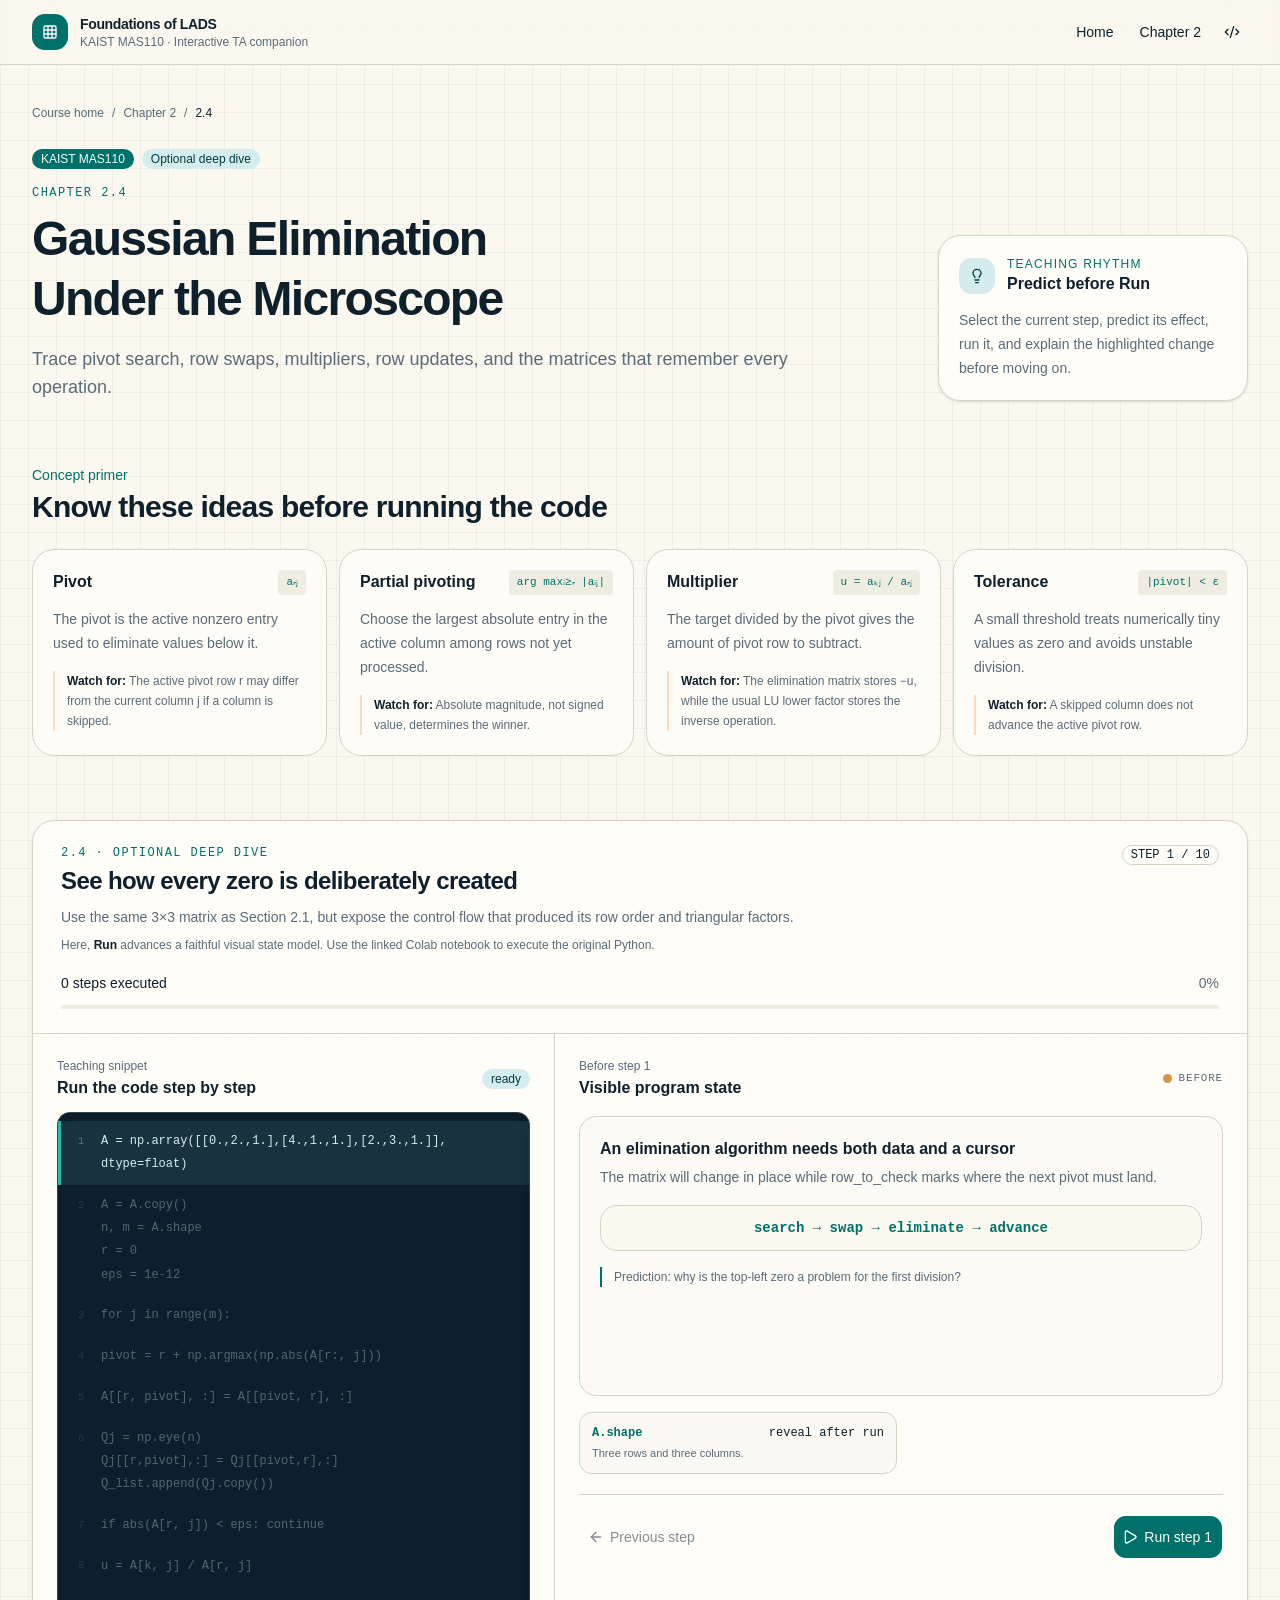
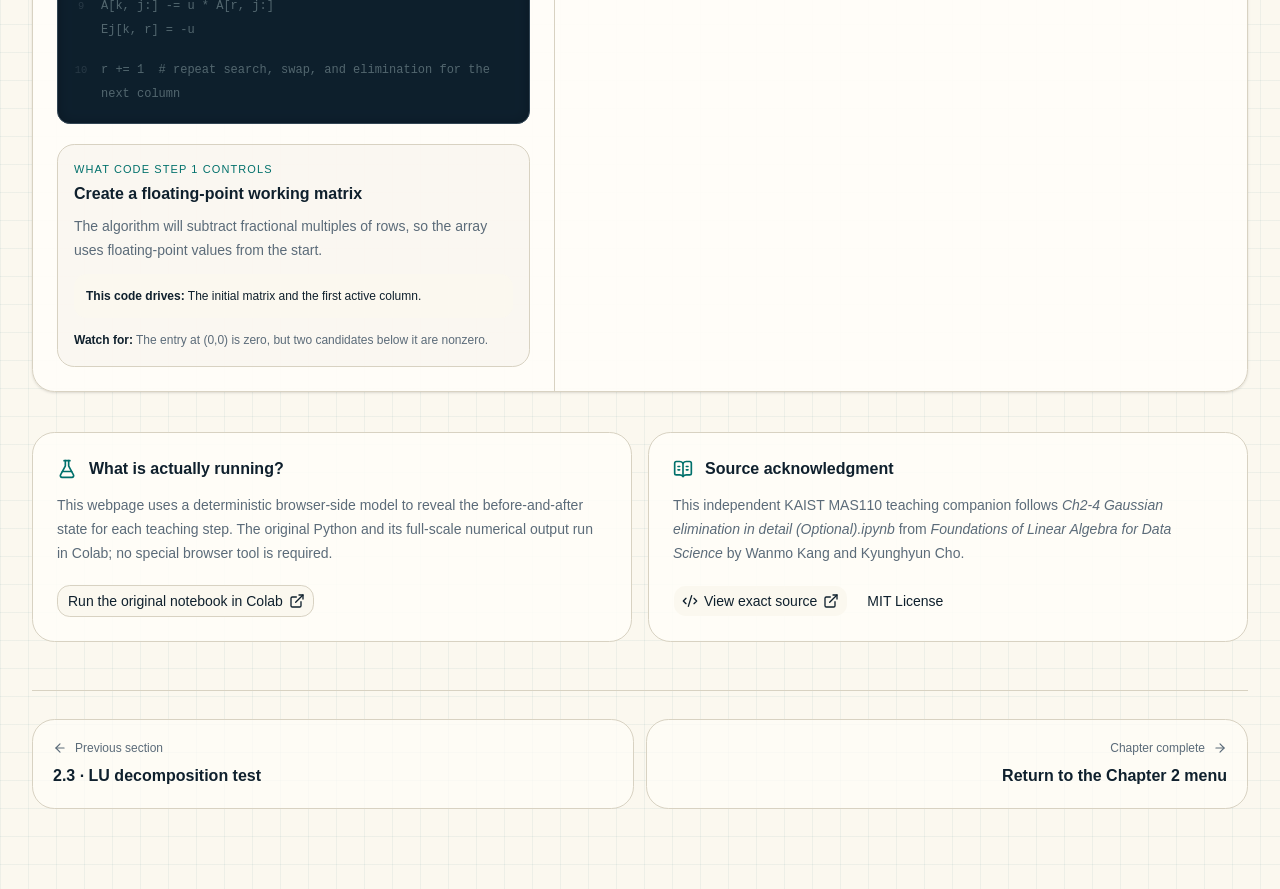
<file: mas110-lads-lab/chapter-2/gaussian-detail.html>
<!DOCTYPE html><html lang="en"><head><meta charSet="utf-8"/><meta name="viewport" content="width=device-width, initial-scale=1"/><link rel="stylesheet" href="https://statchan1106.github.io/mas110-lads-lab/_next/static/css/index.B9QvD5gJ.css" data-rsc-css-href="https://statchan1106.github.io/mas110-lads-lab/_next/static/css/index.B9QvD5gJ.css" data-precedence="vite-rsc/importer-resources"/><link rel="modulepreload" fetchPriority="low" href="https://statchan1106.github.io/mas110-lads-lab/_next/static/chunks/index-DgZN51Ll.js"/><script src="https://statchan1106.github.io/mas110-lads-lab/_next/static/chunks/rolldown-runtime-C60lm6uB.js" type="module" async=""></script><script src="https://statchan1106.github.io/mas110-lads-lab/_next/static/chunks/framework-D_rUT4EX.js" type="module" async=""></script><link rel="modulepreload" href="https://statchan1106.github.io/mas110-lads-lab/_next/static/chunks/layout-segment-context-nbl69kaL.js" crossorigin=""/><link rel="modulepreload" href="https://statchan1106.github.io/mas110-lads-lab/_next/static/chunks/Icon-D0zGVybZ.js" crossorigin=""/><link rel="modulepreload" href="https://statchan1106.github.io/mas110-lads-lab/_next/static/chunks/code-walkthrough-wOQbT-0M.js" crossorigin=""/><link rel="modulepreload" href="https://statchan1106.github.io/mas110-lads-lab/_next/static/chunks/useBaseUiId-CojXiBwY.js" crossorigin=""/><link rel="modulepreload" href="https://statchan1106.github.io/mas110-lads-lab/_next/static/chunks/useRefWithInit-B31ZfqpP.js" crossorigin=""/><title>2.4 Gaussian Elimination Under the Microscope · KAIST MAS110</title><meta name="description" content="Trace pivot search, row swaps, multipliers, row updates, and the matrices that remember every operation."/><meta property="og:title" content="Gaussian Elimination Under the Microscope"/><meta property="og:description" content="Trace pivot search, row swaps, multipliers, row updates, and the matrices that remember every operation."/><meta name="twitter:card" content="summary"/><meta name="twitter:title" content="Gaussian Elimination Under the Microscope"/><meta name="twitter:description" content="Trace pivot search, row swaps, multipliers, row updates, and the matrices that remember every operation."/><script>Object.assign(((self[Symbol.for("vinext.navigationRuntime")]??={bootstrap:{routeManifest:null},functions:{}}).bootstrap.rsc??={rsc:[]}),{params:{},nav:{"pathname":"/chapter-2/gaussian-detail","searchParams":[]}})</script><link rel="modulepreload" href="https://statchan1106.github.io/mas110-lads-lab/_next/static/chunks/index-DgZN51Ll.js" />
</head><body><div class="min-h-screen"><header class="sticky top-0 z-40 border-b bg-background/88 backdrop-blur-xl"><a class="skip-link" href="#main-content">Skip to main content</a><div class="mx-auto flex h-16 max-w-7xl items-center justify-between px-4 sm:px-6 lg:px-8"><a class="flex items-center gap-3" href="/mas110-lads-lab/" aria-label="KAIST MAS110 course home"><span class="grid size-9 place-items-center rounded-lg bg-primary text-primary-foreground"><svg xmlns="http://www.w3.org/2000/svg" width="24" height="24" viewBox="0 0 24 24" fill="none" stroke="currentColor" stroke-width="2" stroke-linecap="round" stroke-linejoin="round" class="lucide lucide-grid3x3 lucide-grid-3x3 size-4" aria-hidden="true"><rect width="18" height="18" x="3" y="3" rx="2"></rect><path d="M3 9h18"></path><path d="M3 15h18"></path><path d="M9 3v18"></path><path d="M15 3v18"></path></svg></span><span><span class="block text-sm font-semibold tracking-tight">Foundations of LADS</span><span class="hidden text-xs text-muted-foreground sm:block">KAIST MAS110 · Interactive TA companion</span></span></a><nav class="flex items-center gap-1" aria-label="Main navigation"><a class="group/button shrink-0 items-center justify-center rounded-lg border border-transparent bg-clip-padding text-sm font-medium whitespace-nowrap transition-all outline-none select-none focus-visible:border-ring focus-visible:ring-3 focus-visible:ring-ring/50 active:not-aria-[haspopup]:translate-y-px disabled:pointer-events-none disabled:opacity-50 aria-invalid:border-destructive aria-invalid:ring-3 aria-invalid:ring-destructive/20 dark:aria-invalid:border-destructive/50 dark:aria-invalid:ring-destructive/40 [&amp;_svg]:pointer-events-none [&amp;_svg]:shrink-0 [&amp;_svg:not([class*=&#x27;size-&#x27;])]:size-4 hover:bg-muted hover:text-foreground aria-expanded:bg-muted aria-expanded:text-foreground dark:hover:bg-muted/50 h-8 gap-1.5 px-2.5 has-data-[icon=inline-end]:pr-2 has-data-[icon=inline-start]:pl-2 hidden sm:inline-flex" href="/mas110-lads-lab/">Home</a><a class="group/button inline-flex shrink-0 items-center justify-center rounded-lg border border-transparent bg-clip-padding text-sm font-medium whitespace-nowrap transition-all outline-none select-none focus-visible:border-ring focus-visible:ring-3 focus-visible:ring-ring/50 active:not-aria-[haspopup]:translate-y-px disabled:pointer-events-none disabled:opacity-50 aria-invalid:border-destructive aria-invalid:ring-3 aria-invalid:ring-destructive/20 dark:aria-invalid:border-destructive/50 dark:aria-invalid:ring-destructive/40 [&amp;_svg]:pointer-events-none [&amp;_svg]:shrink-0 [&amp;_svg:not([class*=&#x27;size-&#x27;])]:size-4 hover:bg-muted hover:text-foreground aria-expanded:bg-muted aria-expanded:text-foreground dark:hover:bg-muted/50 h-8 gap-1.5 px-2.5 has-data-[icon=inline-end]:pr-2 has-data-[icon=inline-start]:pl-2" href="/mas110-lads-lab/chapter-2.html"><span class="sm:hidden">Ch. 2</span><span class="hidden sm:inline">Chapter 2</span></a><a class="group/button inline-flex shrink-0 items-center justify-center rounded-lg border border-transparent bg-clip-padding text-sm font-medium whitespace-nowrap transition-all outline-none select-none focus-visible:border-ring focus-visible:ring-3 focus-visible:ring-ring/50 active:not-aria-[haspopup]:translate-y-px disabled:pointer-events-none disabled:opacity-50 aria-invalid:border-destructive aria-invalid:ring-3 aria-invalid:ring-destructive/20 dark:aria-invalid:border-destructive/50 dark:aria-invalid:ring-destructive/40 [&amp;_svg]:pointer-events-none [&amp;_svg]:shrink-0 [&amp;_svg:not([class*=&#x27;size-&#x27;])]:size-4 border-border bg-background hover:bg-muted hover:text-foreground aria-expanded:bg-muted aria-expanded:text-foreground dark:border-input dark:bg-input/30 dark:hover:bg-input/50 size-8" href="https://github.com/kyunghyuncho/Foundations_of_LADS" target="_blank" rel="noreferrer" aria-label="Open the original GitHub repository"><svg xmlns="http://www.w3.org/2000/svg" width="24" height="24" viewBox="0 0 24 24" fill="none" stroke="currentColor" stroke-width="2" stroke-linecap="round" stroke-linejoin="round" class="lucide lucide-code-xml" aria-hidden="true"><path d="m18 16 4-4-4-4"></path><path d="m6 8-4 4 4 4"></path><path d="m14.5 4-5 16"></path></svg></a></nav></div></header><main id="main-content" class="mx-auto max-w-7xl px-4 pb-20 pt-7 sm:px-6 sm:pt-10 lg:px-8"><nav class="mb-7 flex flex-wrap items-center gap-2 text-xs text-muted-foreground" aria-label="Breadcrumb"><a class="hover:text-foreground" href="/mas110-lads-lab/">Course home</a><span aria-hidden="true">/</span><a class="hover:text-foreground" href="/mas110-lads-lab/chapter-2.html">Chapter 2</a><span aria-hidden="true">/</span><span class="text-foreground" aria-current="page">2.4</span></nav><section class="grid gap-7 lg:grid-cols-[minmax(0,1fr)_310px] lg:items-end"><div><div class="mb-4 flex flex-wrap items-center gap-2"><span data-slot="badge" data-variant="default" class="group/badge inline-flex h-5 w-fit shrink-0 items-center justify-center gap-1 overflow-hidden rounded-4xl border border-transparent px-2 py-0.5 text-xs font-medium whitespace-nowrap transition-all focus-visible:border-ring focus-visible:ring-[3px] focus-visible:ring-ring/50 has-data-[icon=inline-end]:pr-1.5 has-data-[icon=inline-start]:pl-1.5 aria-invalid:border-destructive aria-invalid:ring-destructive/20 dark:aria-invalid:ring-destructive/40 [&amp;&gt;svg]:pointer-events-none [&amp;&gt;svg]:size-3! bg-primary text-primary-foreground [a]:hover:bg-primary/80">KAIST MAS110</span><span data-slot="badge" data-variant="secondary" class="group/badge inline-flex h-5 w-fit shrink-0 items-center justify-center gap-1 overflow-hidden rounded-4xl border border-transparent px-2 py-0.5 text-xs font-medium whitespace-nowrap transition-all focus-visible:border-ring focus-visible:ring-[3px] focus-visible:ring-ring/50 has-data-[icon=inline-end]:pr-1.5 has-data-[icon=inline-start]:pl-1.5 aria-invalid:border-destructive aria-invalid:ring-destructive/20 dark:aria-invalid:ring-destructive/40 [&amp;&gt;svg]:pointer-events-none [&amp;&gt;svg]:size-3! bg-secondary text-secondary-foreground [a]:hover:bg-secondary/80">Optional deep dive</span></div><p class="font-mono text-xs uppercase tracking-[0.12em] text-primary">Chapter <!-- -->2.4</p><h1 class="mt-2 max-w-4xl text-3xl font-semibold leading-tight tracking-[-0.035em] text-balance sm:text-5xl">Gaussian Elimination Under the Microscope</h1><p class="mt-4 max-w-3xl text-base leading-7 text-muted-foreground sm:text-lg">Trace pivot search, row swaps, multipliers, row updates, and the matrices that remember every operation.</p></div><aside class="rounded-2xl border bg-card/88 p-5 shadow-sm" aria-label="How to use this section"><div class="flex items-center gap-3"><span class="grid size-9 place-items-center rounded-lg bg-secondary text-secondary-foreground"><svg xmlns="http://www.w3.org/2000/svg" width="24" height="24" viewBox="0 0 24 24" fill="none" stroke="currentColor" stroke-width="2" stroke-linecap="round" stroke-linejoin="round" class="lucide lucide-lightbulb size-4" aria-hidden="true"><path d="M15 14c.2-1 .7-1.7 1.5-2.5 1-.9 1.5-2.2 1.5-3.5A6 6 0 0 0 6 8c0 1 .2 2.2 1.5 3.5.7.7 1.3 1.5 1.5 2.5"></path><path d="M9 18h6"></path><path d="M10 22h4"></path></svg></span><div><p class="text-xs uppercase tracking-[0.1em] text-primary">Teaching rhythm</p><h2 class="font-semibold">Predict before Run</h2></div></div><p class="mt-3 text-sm leading-6 text-muted-foreground">Select the current step, predict its effect, run it, and explain the highlighted change before moving on.</p></aside></section><section class="py-12 sm:py-16" aria-labelledby="primer-heading"><div class="mb-6"><p class="text-sm font-medium text-primary">Concept primer</p><h2 id="primer-heading" class="mt-1 text-2xl font-semibold tracking-tight sm:text-3xl">Know these ideas before running the code</h2></div><div class="grid gap-3 sm:grid-cols-2 lg:grid-cols-4"><article class="rounded-2xl border bg-card/84 p-5"><div class="flex items-start justify-between gap-3"><h3 class="font-semibold">Pivot</h3><code class="shrink-0 rounded bg-muted px-2 py-1 text-[11px] text-primary">aᵣⱼ</code></div><p class="mt-3 text-sm leading-6 text-muted-foreground">The pivot is the active nonzero entry used to eliminate values below it.</p><p class="mt-4 border-l-2 border-accent pl-3 text-xs leading-5 text-muted-foreground"><strong class="text-foreground">Watch for:</strong> <!-- -->The active pivot row r may differ from the current column j if a column is skipped.</p></article><article class="rounded-2xl border bg-card/84 p-5"><div class="flex items-start justify-between gap-3"><h3 class="font-semibold">Partial pivoting</h3><code class="shrink-0 rounded bg-muted px-2 py-1 text-[11px] text-primary">arg maxᵢ≥ᵣ |aᵢⱼ|</code></div><p class="mt-3 text-sm leading-6 text-muted-foreground">Choose the largest absolute entry in the active column among rows not yet processed.</p><p class="mt-4 border-l-2 border-accent pl-3 text-xs leading-5 text-muted-foreground"><strong class="text-foreground">Watch for:</strong> <!-- -->Absolute magnitude, not signed value, determines the winner.</p></article><article class="rounded-2xl border bg-card/84 p-5"><div class="flex items-start justify-between gap-3"><h3 class="font-semibold">Multiplier</h3><code class="shrink-0 rounded bg-muted px-2 py-1 text-[11px] text-primary">u = aₖⱼ / aᵣⱼ</code></div><p class="mt-3 text-sm leading-6 text-muted-foreground">The target divided by the pivot gives the amount of pivot row to subtract.</p><p class="mt-4 border-l-2 border-accent pl-3 text-xs leading-5 text-muted-foreground"><strong class="text-foreground">Watch for:</strong> <!-- -->The elimination matrix stores −u, while the usual LU lower factor stores the inverse operation.</p></article><article class="rounded-2xl border bg-card/84 p-5"><div class="flex items-start justify-between gap-3"><h3 class="font-semibold">Tolerance</h3><code class="shrink-0 rounded bg-muted px-2 py-1 text-[11px] text-primary">|pivot| &lt; ε</code></div><p class="mt-3 text-sm leading-6 text-muted-foreground">A small threshold treats numerically tiny values as zero and avoids unstable division.</p><p class="mt-4 border-l-2 border-accent pl-3 text-xs leading-5 text-muted-foreground"><strong class="text-foreground">Watch for:</strong> <!-- -->A skipped column does not advance the active pivot row.</p></article></div></section><section class="overflow-hidden rounded-2xl border bg-card/94 shadow-sm" aria-label="See how every zero is deliberately created"><header class="border-b px-5 py-5 sm:px-7 sm:py-6"><div class="flex flex-col justify-between gap-3 sm:flex-row sm:items-start"><div><p class="font-mono text-xs uppercase tracking-[0.12em] text-primary">2.4 · Optional deep dive</p><h2 class="mt-1 text-xl font-semibold tracking-tight sm:text-2xl">See how every zero is deliberately created</h2><p class="mt-2 max-w-3xl text-sm leading-6 text-muted-foreground">Use the same 3×3 matrix as Section 2.1, but expose the control flow that produced its row order and triangular factors.</p><p class="mt-2 text-xs text-muted-foreground">Here, <strong class="text-foreground">Run</strong> advances a faithful visual state model. Use the linked Colab notebook to execute the original Python.</p></div><span data-slot="badge" data-variant="outline" class="group/badge inline-flex h-5 shrink-0 items-center justify-center gap-1 overflow-hidden rounded-4xl border px-2 py-0.5 text-xs font-medium whitespace-nowrap transition-all focus-visible:border-ring focus-visible:ring-[3px] focus-visible:ring-ring/50 has-data-[icon=inline-end]:pr-1.5 has-data-[icon=inline-start]:pl-1.5 aria-invalid:border-destructive aria-invalid:ring-destructive/20 dark:aria-invalid:ring-destructive/40 [&amp;&gt;svg]:pointer-events-none [&amp;&gt;svg]:size-3! border-border text-foreground [a]:hover:bg-muted [a]:hover:text-muted-foreground w-fit font-mono">STEP <!-- -->1<!-- --> / <!-- -->10</span></div><div data-progressing="" aria-valuemax="100" aria-valuemin="0" aria-valuenow="0" aria-valuetext="0%" role="progressbar" data-slot="progress" class="flex flex-wrap gap-3 mt-5"><span data-progressing="" id="base-ui-_R_2m69i_" role="presentation" data-slot="progress-label" class="text-sm font-medium">0 steps executed</span><span data-progressing="" aria-hidden="true" data-slot="progress-value" class="text-muted-foreground ml-auto text-sm tabular-nums">0%</span><div data-progressing="" data-slot="progress-track" class="bg-muted h-1 rounded-full relative flex w-full items-center overflow-x-hidden"><div data-progressing="" style="inset-inline-start:0;height:inherit;width:0%" data-slot="progress-indicator" class="bg-primary h-full transition-all"></div></div><span role="presentation" style="clip-path:inset(50%);overflow:hidden;white-space:nowrap;border:0;padding:0;width:1px;height:1px;margin:-1px;position:fixed;top:0;left:0">x</span></div></header><output class="sr-only" aria-live="polite">Step 1 is ready. Create a floating-point working matrix</output><div class="hidden lg:grid lg:grid-cols-[minmax(330px,0.86fr)_minmax(420px,1.14fr)]"><section class="border-r p-6" aria-label="Source code"><div class="mb-3 flex items-center justify-between"><div><p class="text-xs text-muted-foreground">Teaching snippet</p><h3 class="mt-0.5 font-semibold">Run the code step by step</h3></div><span data-slot="badge" data-variant="secondary" class="group/badge inline-flex h-5 w-fit shrink-0 items-center justify-center gap-1 overflow-hidden rounded-4xl border border-transparent px-2 py-0.5 text-xs font-medium whitespace-nowrap transition-all focus-visible:border-ring focus-visible:ring-[3px] focus-visible:ring-ring/50 has-data-[icon=inline-end]:pr-1.5 has-data-[icon=inline-start]:pl-1.5 aria-invalid:border-destructive aria-invalid:ring-destructive/20 dark:aria-invalid:ring-destructive/40 [&amp;&gt;svg]:pointer-events-none [&amp;&gt;svg]:size-3! bg-secondary text-secondary-foreground [a]:hover:bg-secondary/80">ready</span></div><ol class="code-walkthrough-window" aria-label="Teaching code sequence"><li><button type="button" class="code-walkthrough-line is-active" aria-current="step" aria-label="Step 1: Create a floating-point working matrix, ready"><span class="code-walkthrough-number">1</span><code>A = np.array([[0.,2.,1.],[4.,1.,1.],[2.,3.,1.]], dtype=float)</code></button></li><li><button type="button" disabled="" class="code-walkthrough-line" aria-label="Step 2: Protect the input and initialize algorithm state, locked"><span class="code-walkthrough-number">2</span><code>A = A.copy()
n, m = A.shape
r = 0
eps = 1e-12</code></button></li><li><button type="button" disabled="" class="code-walkthrough-line" aria-label="Step 3: Scan columns from left to right, locked"><span class="code-walkthrough-number">3</span><code>for j in range(m):</code></button></li><li><button type="button" disabled="" class="code-walkthrough-line" aria-label="Step 4: Choose the largest absolute candidate, locked"><span class="code-walkthrough-number">4</span><code>pivot = r + np.argmax(np.abs(A[r:, j]))</code></button></li><li><button type="button" disabled="" class="code-walkthrough-line" aria-label="Step 5: Move the winning row into pivot position, locked"><span class="code-walkthrough-number">5</span><code>A[[r, pivot], :] = A[[pivot, r], :]</code></button></li><li><button type="button" disabled="" class="code-walkthrough-line" aria-label="Step 6: Record the row swap as a matrix, locked"><span class="code-walkthrough-number">6</span><code>Qj = np.eye(n)
Qj[[r,pivot],:] = Qj[[pivot,r],:]
Q_list.append(Qj.copy())</code></button></li><li><button type="button" disabled="" class="code-walkthrough-line" aria-label="Step 7: Guard against an effectively zero pivot, locked"><span class="code-walkthrough-number">7</span><code>if abs(A[r, j]) &lt; eps: continue</code></button></li><li><button type="button" disabled="" class="code-walkthrough-line" aria-label="Step 8: Compute the elimination multiplier, locked"><span class="code-walkthrough-number">8</span><code>u = A[k, j] / A[r, j]</code></button></li><li><button type="button" disabled="" class="code-walkthrough-line" aria-label="Step 9: Create the zero and record the operation, locked"><span class="code-walkthrough-number">9</span><code>A[k, j:] -= u * A[r, j:]
Ej[k, r] = -u</code></button></li><li><button type="button" disabled="" class="code-walkthrough-line" aria-label="Step 10: Advance the pivot staircase and finish, locked"><span class="code-walkthrough-number">10</span><code>r += 1  # repeat search, swap, and elimination for the next column</code></button></li></ol><div class="mt-5"><div class="rounded-xl border bg-muted/35 p-4"><p class="text-[11px] uppercase tracking-[0.1em] text-primary">What code step <!-- -->1<!-- --> controls</p><h3 class="mt-1 font-semibold">Create a floating-point working matrix</h3><p class="mt-2 text-sm leading-6 text-muted-foreground">The algorithm will subtract fractional multiples of rows, so the array uses floating-point values from the start.</p><div class="mt-3 rounded-lg bg-background p-3 text-xs leading-5"><strong>This code drives:</strong> <!-- -->The initial matrix and the first active column.</div><p class="mt-3 text-xs leading-5 text-muted-foreground"><strong class="text-foreground">Watch for:</strong> <!-- -->The entry at (0,0) is zero, but two candidates below it are nonzero.</p></div></div></section><section class="p-6" aria-label="Visualization and variables"><div class="mb-4 flex items-center justify-between gap-3"><div><p class="text-xs text-muted-foreground">Before step 1</p><h3 class="mt-0.5 font-semibold">Visible program state</h3></div><span class="state-indicator"><span></span>before</span></div><div class="min-h-[280px] rounded-xl border bg-muted/22 p-4 sm:p-5"><div class="walk-visual-enter"><div class="mb-4"><h3 class="font-semibold">An elimination algorithm needs both data and a cursor</h3><p class="mt-1 text-sm leading-6 text-muted-foreground">The matrix will change in place while row_to_check marks where the next pivot must land.</p></div><div class="mb-4 overflow-x-auto rounded-xl border bg-background px-4 py-3 text-center font-mono text-sm font-semibold text-primary">search → swap → eliminate → advance</div><p class="mt-4 border-l-2 border-primary pl-3 text-xs leading-5 text-muted-foreground">Prediction: why is the top-left zero a problem for the first division?</p></div></div><div class="mt-4"><div class="grid gap-2 sm:grid-cols-2"><div class="rounded-lg border p-3 transition-colors bg-muted/25"><div class="flex items-center justify-between gap-3"><code class="text-xs font-semibold text-primary">A.shape</code><code class="text-right text-xs">reveal after run</code></div><p class="mt-1 text-[11px] leading-4 text-muted-foreground">Three rows and three columns.</p></div></div></div><div class="mt-5 flex items-center justify-between gap-3 border-t pt-5"><button type="button" data-disabled="" tabindex="0" disabled="" data-slot="button" class="group/button inline-flex shrink-0 items-center justify-center rounded-lg border border-transparent bg-clip-padding text-sm font-medium whitespace-nowrap transition-all outline-none select-none focus-visible:border-ring focus-visible:ring-3 focus-visible:ring-ring/50 active:not-aria-[haspopup]:translate-y-px disabled:pointer-events-none disabled:opacity-50 aria-invalid:border-destructive aria-invalid:ring-3 aria-invalid:ring-destructive/20 dark:aria-invalid:border-destructive/50 dark:aria-invalid:ring-destructive/40 [&amp;_svg]:pointer-events-none [&amp;_svg]:shrink-0 [&amp;_svg:not([class*=&#x27;size-&#x27;])]:size-4 hover:bg-muted hover:text-foreground aria-expanded:bg-muted aria-expanded:text-foreground dark:hover:bg-muted/50 h-8 gap-1.5 px-2.5 has-data-[icon=inline-end]:pr-2 has-data-[icon=inline-start]:pl-2 min-h-11"><svg xmlns="http://www.w3.org/2000/svg" width="24" height="24" viewBox="0 0 24 24" fill="none" stroke="currentColor" stroke-width="2" stroke-linecap="round" stroke-linejoin="round" class="lucide lucide-arrow-left" data-icon="inline-start" aria-hidden="true"><path d="m12 19-7-7 7-7"></path><path d="M19 12H5"></path></svg>Previous step</button><button type="button" tabindex="0" data-slot="button" class="group/button inline-flex shrink-0 items-center justify-center rounded-lg border border-transparent bg-clip-padding text-sm font-medium whitespace-nowrap transition-all outline-none select-none focus-visible:border-ring focus-visible:ring-3 focus-visible:ring-ring/50 active:not-aria-[haspopup]:translate-y-px disabled:pointer-events-none disabled:opacity-50 aria-invalid:border-destructive aria-invalid:ring-3 aria-invalid:ring-destructive/20 dark:aria-invalid:border-destructive/50 dark:aria-invalid:ring-destructive/40 [&amp;_svg]:pointer-events-none [&amp;_svg]:shrink-0 [&amp;_svg:not([class*=&#x27;size-&#x27;])]:size-4 bg-primary text-primary-foreground hover:bg-primary/80 h-9 gap-1.5 px-2.5 has-data-[icon=inline-end]:pr-2 has-data-[icon=inline-start]:pl-2 min-h-11"><svg xmlns="http://www.w3.org/2000/svg" width="24" height="24" viewBox="0 0 24 24" fill="none" stroke="currentColor" stroke-width="2" stroke-linecap="round" stroke-linejoin="round" class="lucide lucide-play" data-icon="inline-start" aria-hidden="true"><path d="M5 5a2 2 0 0 1 3.008-1.728l11.997 6.998a2 2 0 0 1 .003 3.458l-12 7A2 2 0 0 1 5 19z"></path></svg>Run step <!-- -->1</button></div></section></div><div class="lg:hidden"><section class="p-5" aria-label="Current code step"><div class="mb-3 flex items-center justify-between"><p class="text-xs font-medium text-primary">Current code</p><span data-slot="badge" data-variant="secondary" class="group/badge inline-flex h-5 w-fit shrink-0 items-center justify-center gap-1 overflow-hidden rounded-4xl border border-transparent px-2 py-0.5 text-xs font-medium whitespace-nowrap transition-all focus-visible:border-ring focus-visible:ring-[3px] focus-visible:ring-ring/50 has-data-[icon=inline-end]:pr-1.5 has-data-[icon=inline-start]:pl-1.5 aria-invalid:border-destructive aria-invalid:ring-destructive/20 dark:aria-invalid:ring-destructive/40 [&amp;&gt;svg]:pointer-events-none [&amp;&gt;svg]:size-3! bg-secondary text-secondary-foreground [a]:hover:bg-secondary/80">ready</span></div><pre class="mobile-active-code"><code>A = np.array([[0.,2.,1.],[4.,1.,1.],[2.,3.,1.]], dtype=float)</code></pre><button type="button" tabindex="0" data-slot="button" class="group/button inline-flex shrink-0 items-center justify-center rounded-lg border border-transparent bg-clip-padding text-sm font-medium whitespace-nowrap transition-all outline-none select-none focus-visible:border-ring focus-visible:ring-3 focus-visible:ring-ring/50 active:not-aria-[haspopup]:translate-y-px disabled:pointer-events-none disabled:opacity-50 aria-invalid:border-destructive aria-invalid:ring-3 aria-invalid:ring-destructive/20 dark:aria-invalid:border-destructive/50 dark:aria-invalid:ring-destructive/40 [&amp;_svg]:pointer-events-none [&amp;_svg]:shrink-0 [&amp;_svg:not([class*=&#x27;size-&#x27;])]:size-4 bg-primary text-primary-foreground hover:bg-primary/80 h-9 gap-1.5 px-2.5 has-data-[icon=inline-end]:pr-2 has-data-[icon=inline-start]:pl-2 mt-3 min-h-11 w-full"><svg xmlns="http://www.w3.org/2000/svg" width="24" height="24" viewBox="0 0 24 24" fill="none" stroke="currentColor" stroke-width="2" stroke-linecap="round" stroke-linejoin="round" class="lucide lucide-play" data-icon="inline-start" aria-hidden="true"><path d="M5 5a2 2 0 0 1 3.008-1.728l11.997 6.998a2 2 0 0 1 .003 3.458l-12 7A2 2 0 0 1 5 19z"></path></svg>Run step <!-- -->1</button></section><section class="border-t p-5" aria-label="Visualization"><div class="mb-4 flex items-center justify-between gap-3"><div><p class="text-xs text-muted-foreground">Before step 1</p><h3 class="mt-0.5 font-semibold">Visible program state</h3></div><span class="state-indicator"><span></span>before</span></div><div class="min-h-[280px] rounded-xl border bg-muted/22 p-4 sm:p-5"><div class="walk-visual-enter"><div class="mb-4"><h3 class="font-semibold">An elimination algorithm needs both data and a cursor</h3><p class="mt-1 text-sm leading-6 text-muted-foreground">The matrix will change in place while row_to_check marks where the next pivot must land.</p></div><div class="mb-4 overflow-x-auto rounded-xl border bg-background px-4 py-3 text-center font-mono text-sm font-semibold text-primary">search → swap → eliminate → advance</div><p class="mt-4 border-l-2 border-primary pl-3 text-xs leading-5 text-muted-foreground">Prediction: why is the top-left zero a problem for the first division?</p></div></div></section><section class="space-y-4 border-t p-5" aria-label="Explanation and variables"><div class="rounded-xl border bg-muted/35 p-4"><p class="text-[11px] uppercase tracking-[0.1em] text-primary">What code step <!-- -->1<!-- --> controls</p><h3 class="mt-1 font-semibold">Create a floating-point working matrix</h3><p class="mt-2 text-sm leading-6 text-muted-foreground">The algorithm will subtract fractional multiples of rows, so the array uses floating-point values from the start.</p><div class="mt-3 rounded-lg bg-background p-3 text-xs leading-5"><strong>This code drives:</strong> <!-- -->The initial matrix and the first active column.</div><p class="mt-3 text-xs leading-5 text-muted-foreground"><strong class="text-foreground">Watch for:</strong> <!-- -->The entry at (0,0) is zero, but two candidates below it are nonzero.</p></div><div class="grid gap-2 sm:grid-cols-2"><div class="rounded-lg border p-3 transition-colors bg-muted/25"><div class="flex items-center justify-between gap-3"><code class="text-xs font-semibold text-primary">A.shape</code><code class="text-right text-xs">reveal after run</code></div><p class="mt-1 text-[11px] leading-4 text-muted-foreground">Three rows and three columns.</p></div></div><details class="rounded-xl border bg-background"><summary class="flex min-h-11 cursor-pointer list-none items-center justify-between px-4 py-3 text-sm font-medium">View all code steps<svg xmlns="http://www.w3.org/2000/svg" width="24" height="24" viewBox="0 0 24 24" fill="none" stroke="currentColor" stroke-width="2" stroke-linecap="round" stroke-linejoin="round" class="lucide lucide-chevron-down size-4 text-muted-foreground" aria-hidden="true"><path d="m6 9 6 6 6-6"></path></svg></summary><div class="border-t p-3"><ol class="code-walkthrough-window" aria-label="Teaching code sequence"><li><button type="button" class="code-walkthrough-line is-active" aria-current="step" aria-label="Step 1: Create a floating-point working matrix, ready"><span class="code-walkthrough-number">1</span><code>A = np.array([[0.,2.,1.],[4.,1.,1.],[2.,3.,1.]], dtype=float)</code></button></li><li><button type="button" disabled="" class="code-walkthrough-line" aria-label="Step 2: Protect the input and initialize algorithm state, locked"><span class="code-walkthrough-number">2</span><code>A = A.copy()
n, m = A.shape
r = 0
eps = 1e-12</code></button></li><li><button type="button" disabled="" class="code-walkthrough-line" aria-label="Step 3: Scan columns from left to right, locked"><span class="code-walkthrough-number">3</span><code>for j in range(m):</code></button></li><li><button type="button" disabled="" class="code-walkthrough-line" aria-label="Step 4: Choose the largest absolute candidate, locked"><span class="code-walkthrough-number">4</span><code>pivot = r + np.argmax(np.abs(A[r:, j]))</code></button></li><li><button type="button" disabled="" class="code-walkthrough-line" aria-label="Step 5: Move the winning row into pivot position, locked"><span class="code-walkthrough-number">5</span><code>A[[r, pivot], :] = A[[pivot, r], :]</code></button></li><li><button type="button" disabled="" class="code-walkthrough-line" aria-label="Step 6: Record the row swap as a matrix, locked"><span class="code-walkthrough-number">6</span><code>Qj = np.eye(n)
Qj[[r,pivot],:] = Qj[[pivot,r],:]
Q_list.append(Qj.copy())</code></button></li><li><button type="button" disabled="" class="code-walkthrough-line" aria-label="Step 7: Guard against an effectively zero pivot, locked"><span class="code-walkthrough-number">7</span><code>if abs(A[r, j]) &lt; eps: continue</code></button></li><li><button type="button" disabled="" class="code-walkthrough-line" aria-label="Step 8: Compute the elimination multiplier, locked"><span class="code-walkthrough-number">8</span><code>u = A[k, j] / A[r, j]</code></button></li><li><button type="button" disabled="" class="code-walkthrough-line" aria-label="Step 9: Create the zero and record the operation, locked"><span class="code-walkthrough-number">9</span><code>A[k, j:] -= u * A[r, j:]
Ej[k, r] = -u</code></button></li><li><button type="button" disabled="" class="code-walkthrough-line" aria-label="Step 10: Advance the pivot staircase and finish, locked"><span class="code-walkthrough-number">10</span><code>r += 1  # repeat search, swap, and elimination for the next column</code></button></li></ol></div></details><div class="grid grid-cols-2 gap-2 border-t pt-4"><button type="button" data-disabled="" tabindex="0" disabled="" data-slot="button" class="group/button inline-flex shrink-0 items-center justify-center rounded-lg border border-transparent bg-clip-padding text-sm font-medium whitespace-nowrap transition-all outline-none select-none focus-visible:border-ring focus-visible:ring-3 focus-visible:ring-ring/50 active:not-aria-[haspopup]:translate-y-px disabled:pointer-events-none disabled:opacity-50 aria-invalid:border-destructive aria-invalid:ring-3 aria-invalid:ring-destructive/20 dark:aria-invalid:border-destructive/50 dark:aria-invalid:ring-destructive/40 [&amp;_svg]:pointer-events-none [&amp;_svg]:shrink-0 [&amp;_svg:not([class*=&#x27;size-&#x27;])]:size-4 hover:bg-muted hover:text-foreground aria-expanded:bg-muted aria-expanded:text-foreground dark:hover:bg-muted/50 h-8 gap-1.5 px-2.5 has-data-[icon=inline-end]:pr-2 has-data-[icon=inline-start]:pl-2 min-h-11"><svg xmlns="http://www.w3.org/2000/svg" width="24" height="24" viewBox="0 0 24 24" fill="none" stroke="currentColor" stroke-width="2" stroke-linecap="round" stroke-linejoin="round" class="lucide lucide-arrow-left" data-icon="inline-start" aria-hidden="true"><path d="m12 19-7-7 7-7"></path><path d="M19 12H5"></path></svg>Previous</button><button type="button" data-disabled="" tabindex="0" disabled="" data-slot="button" class="group/button inline-flex shrink-0 items-center justify-center rounded-lg border border-transparent bg-clip-padding text-sm font-medium whitespace-nowrap transition-all outline-none select-none focus-visible:border-ring focus-visible:ring-3 focus-visible:ring-ring/50 active:not-aria-[haspopup]:translate-y-px disabled:pointer-events-none disabled:opacity-50 aria-invalid:border-destructive aria-invalid:ring-3 aria-invalid:ring-destructive/20 dark:aria-invalid:border-destructive/50 dark:aria-invalid:ring-destructive/40 [&amp;_svg]:pointer-events-none [&amp;_svg]:shrink-0 [&amp;_svg:not([class*=&#x27;size-&#x27;])]:size-4 bg-secondary text-secondary-foreground hover:bg-[color-mix(in_oklch,var(--secondary),var(--foreground)_5%)] aria-expanded:bg-secondary aria-expanded:text-secondary-foreground h-8 gap-1.5 px-2.5 has-data-[icon=inline-end]:pr-2 has-data-[icon=inline-start]:pl-2 min-h-11">Run first</button></div></section></div></section><section class="mt-10 grid gap-4 lg:grid-cols-[1fr_1fr]"><article class="rounded-2xl border bg-card/88 p-6"><div class="flex items-center gap-3"><svg xmlns="http://www.w3.org/2000/svg" width="24" height="24" viewBox="0 0 24 24" fill="none" stroke="currentColor" stroke-width="2" stroke-linecap="round" stroke-linejoin="round" class="lucide lucide-flask-conical size-5 text-primary" aria-hidden="true"><path d="M14 2v6a2 2 0 0 0 .245.96l5.51 10.08A2 2 0 0 1 18 22H6a2 2 0 0 1-1.755-2.96l5.51-10.08A2 2 0 0 0 10 8V2"></path><path d="M6.453 15h11.094"></path><path d="M8.5 2h7"></path></svg><h2 class="font-semibold">What is actually running?</h2></div><p class="mt-3 text-sm leading-6 text-muted-foreground">This webpage uses a deterministic browser-side model to reveal the before-and-after state for each teaching step. The original Python and its full-scale numerical output run in Colab; no special browser tool is required.</p><a class="group/button inline-flex shrink-0 items-center justify-center rounded-lg border bg-clip-padding text-sm font-medium whitespace-nowrap transition-all outline-none select-none focus-visible:border-ring focus-visible:ring-3 focus-visible:ring-ring/50 active:not-aria-[haspopup]:translate-y-px disabled:pointer-events-none disabled:opacity-50 aria-invalid:border-destructive aria-invalid:ring-3 aria-invalid:ring-destructive/20 dark:aria-invalid:border-destructive/50 dark:aria-invalid:ring-destructive/40 [&amp;_svg]:pointer-events-none [&amp;_svg]:shrink-0 [&amp;_svg:not([class*=&#x27;size-&#x27;])]:size-4 border-border bg-background hover:bg-muted hover:text-foreground aria-expanded:bg-muted aria-expanded:text-foreground dark:border-input dark:bg-input/30 dark:hover:bg-input/50 h-8 gap-1.5 px-2.5 has-data-[icon=inline-end]:pr-2 has-data-[icon=inline-start]:pl-2 mt-5" href="https://colab.research.google.com/github/kyunghyuncho/Foundations_of_LADS/blob/main/Ch2-4%20Gaussian%20elimination%20in%20detail%20(Optional).ipynb" target="_blank" rel="noreferrer">Run the original notebook in Colab<svg xmlns="http://www.w3.org/2000/svg" width="24" height="24" viewBox="0 0 24 24" fill="none" stroke="currentColor" stroke-width="2" stroke-linecap="round" stroke-linejoin="round" class="lucide lucide-external-link" data-icon="inline-end" aria-hidden="true"><path d="M15 3h6v6"></path><path d="M10 14 21 3"></path><path d="M18 13v6a2 2 0 0 1-2 2H5a2 2 0 0 1-2-2V8a2 2 0 0 1 2-2h6"></path></svg></a></article><article class="rounded-2xl border bg-card/88 p-6"><div class="flex items-center gap-3"><svg xmlns="http://www.w3.org/2000/svg" width="24" height="24" viewBox="0 0 24 24" fill="none" stroke="currentColor" stroke-width="2" stroke-linecap="round" stroke-linejoin="round" class="lucide lucide-book-open-text size-5 text-primary" aria-hidden="true"><path d="M12 5v16"></path><path d="M16 13h2"></path><path d="M16 9h2"></path><path d="M20.001 19A2 2 0 0022 17V5a2 2 0 00-1.999-2L16 3.002A5 5 0 0012 5a5 5 0 00-4-2H4a2 2 0 00-2 2v12a2 2 0 001.999 2H8a5 5 0 014 2 5 5 0 014-2z"></path><path d="M6 13h2"></path><path d="M6 9h2"></path></svg><h2 class="font-semibold">Source acknowledgment</h2></div><p class="mt-3 text-sm leading-6 text-muted-foreground">This independent KAIST MAS110 teaching companion follows<!-- --> <em>Ch2-4 Gaussian elimination in detail (Optional).ipynb</em> from<!-- --> <em>Foundations of Linear Algebra for Data Science</em> by Wanmo Kang and Kyunghyun Cho.</p><div class="mt-5 flex flex-wrap gap-2"><a class="group/button inline-flex shrink-0 items-center justify-center rounded-lg border border-transparent bg-clip-padding text-sm font-medium whitespace-nowrap transition-all outline-none select-none focus-visible:border-ring focus-visible:ring-3 focus-visible:ring-ring/50 active:not-aria-[haspopup]:translate-y-px disabled:pointer-events-none disabled:opacity-50 aria-invalid:border-destructive aria-invalid:ring-3 aria-invalid:ring-destructive/20 dark:aria-invalid:border-destructive/50 dark:aria-invalid:ring-destructive/40 [&amp;_svg]:pointer-events-none [&amp;_svg]:shrink-0 [&amp;_svg:not([class*=&#x27;size-&#x27;])]:size-4 border-border bg-background hover:bg-muted hover:text-foreground aria-expanded:bg-muted aria-expanded:text-foreground dark:border-input dark:bg-input/30 dark:hover:bg-input/50 h-8 gap-1.5 px-2.5 has-data-[icon=inline-end]:pr-2 has-data-[icon=inline-start]:pl-2" href="https://github.com/kyunghyuncho/Foundations_of_LADS/blob/main/Ch2-4%20Gaussian%20elimination%20in%20detail%20(Optional).ipynb" target="_blank" rel="noreferrer"><svg xmlns="http://www.w3.org/2000/svg" width="24" height="24" viewBox="0 0 24 24" fill="none" stroke="currentColor" stroke-width="2" stroke-linecap="round" stroke-linejoin="round" class="lucide lucide-code-xml" data-icon="inline-start" aria-hidden="true"><path d="m18 16 4-4-4-4"></path><path d="m6 8-4 4 4 4"></path><path d="m14.5 4-5 16"></path></svg>View exact source<svg xmlns="http://www.w3.org/2000/svg" width="24" height="24" viewBox="0 0 24 24" fill="none" stroke="currentColor" stroke-width="2" stroke-linecap="round" stroke-linejoin="round" class="lucide lucide-external-link" data-icon="inline-end" aria-hidden="true"><path d="M15 3h6v6"></path><path d="M10 14 21 3"></path><path d="M18 13v6a2 2 0 0 1-2 2H5a2 2 0 0 1-2-2V8a2 2 0 0 1 2-2h6"></path></svg></a><a class="group/button inline-flex shrink-0 items-center justify-center rounded-lg border border-transparent bg-clip-padding text-sm font-medium whitespace-nowrap transition-all outline-none select-none focus-visible:border-ring focus-visible:ring-3 focus-visible:ring-ring/50 active:not-aria-[haspopup]:translate-y-px disabled:pointer-events-none disabled:opacity-50 aria-invalid:border-destructive aria-invalid:ring-3 aria-invalid:ring-destructive/20 dark:aria-invalid:border-destructive/50 dark:aria-invalid:ring-destructive/40 [&amp;_svg]:pointer-events-none [&amp;_svg]:shrink-0 [&amp;_svg:not([class*=&#x27;size-&#x27;])]:size-4 hover:bg-muted hover:text-foreground aria-expanded:bg-muted aria-expanded:text-foreground dark:hover:bg-muted/50 h-8 gap-1.5 px-2.5 has-data-[icon=inline-end]:pr-2 has-data-[icon=inline-start]:pl-2" href="https://github.com/kyunghyuncho/Foundations_of_LADS/blob/main/LICENSE" target="_blank" rel="noreferrer">MIT License</a></div></article></section><nav class="mt-12 grid gap-3 border-t pt-7 sm:grid-cols-2" aria-label="Chapter 2 section navigation"><a class="group rounded-2xl border bg-card/70 p-5 transition-colors hover:bg-card" href="/mas110-lads-lab/chapter-2/lu-decomposition.html"><span class="flex items-center gap-2 text-xs text-muted-foreground"><svg xmlns="http://www.w3.org/2000/svg" width="24" height="24" viewBox="0 0 24 24" fill="none" stroke="currentColor" stroke-width="2" stroke-linecap="round" stroke-linejoin="round" class="lucide lucide-arrow-left size-3.5" aria-hidden="true"><path d="m12 19-7-7 7-7"></path><path d="M19 12H5"></path></svg>Previous section</span><span class="mt-2 block font-semibold group-hover:text-primary">2.3<!-- --> · <!-- -->LU decomposition test</span></a><a class="group rounded-2xl border bg-card/70 p-5 text-right transition-colors hover:bg-card" href="/mas110-lads-lab/chapter-2.html"><span class="flex items-center justify-end gap-2 text-xs text-muted-foreground">Chapter complete<svg xmlns="http://www.w3.org/2000/svg" width="24" height="24" viewBox="0 0 24 24" fill="none" stroke="currentColor" stroke-width="2" stroke-linecap="round" stroke-linejoin="round" class="lucide lucide-arrow-right size-3.5" aria-hidden="true"><path d="M5 12h14"></path><path d="m12 5 7 7-7 7"></path></svg></span><span class="mt-2 block font-semibold group-hover:text-primary">Return to the Chapter 2 menu</span></a></nav></main></div><script type="module" src="https://statchan1106.github.io/mas110-lads-lab/_next/static/chunks/index-DgZN51Ll.js" id="_R_" async=""></script><script>((self[Symbol.for("vinext.navigationRuntime")]??={bootstrap:{routeManifest:null},functions:{}}).bootstrap.rsc??={rsc:[]}).rsc.push("0:{\"page:/chapter-2/gaussian-detail\":\"$L1\",\"layout:/\":\"$L2\",\"route:/chapter-2/gaussian-detail\":\"$L3\",\"__route\":\"route:/chapter-2/gaussian-detail\",\"__interceptionContext\":null,\"__layoutIds\":[\"layout:/\"],\"__rootLayout\":\"/\",\"__bfcacheSegmentIdentities\":{\"layout:/\":\"[\\\"layout\\\",\\\"layout:/\\\",\\\"root-boundary:/\\\",\\\"\\\"]\",\"page:/chapter-2/gaussian-detail\":\"[\\\"page\\\",\\\"page:/chapter-2/gaussian-detail\\\",\\\"root-boundary:/\\\",\\\"[\\\\\\\"chapter-2\\\\\\\",\\\\\\\"gaussian-detail\\\\\\\"]\\\"]\"},\"__srcPage\":[\"chapter-2\",\"gaussian-detail\",\"page\"],\"__layoutFlags\":{\"layout:/\":\"s\"},\"__artifactCompatibility\":{\"schemaVersion\":1,\"graphVersion\":\"app-route-graph:6cca0837cd041fcd\",\"deploymentVersion\":\"900ac481-e694-4f8f-95de-6d1164456a40\",\"appElementsSchemaVersion\":1,\"rscPayloadSchemaVersion\":1,\"rootBoundaryId\":\"/\",\"renderEpoch\":null}}\n")</script><script>((self[Symbol.for("vinext.navigationRuntime")]??={bootstrap:{routeManifest:null},functions:{}}).bootstrap.rsc??={rsc:[]}).rsc.push("4:I[\"8c0f216c4604\",[],\"Children\",1]\n")</script><script>((self[Symbol.for("vinext.navigationRuntime")]??={bootstrap:{routeManifest:null},functions:{}}).bootstrap.rsc??={rsc:[]}).rsc.push("5:I[\"593f344dc510\",[],\"GlobalErrorBoundary\",1]\n")</script><script>((self[Symbol.for("vinext.navigationRuntime")]??={bootstrap:{routeManifest:null},functions:{}}).bootstrap.rsc??={rsc:[]}).rsc.push("6:I[\"0b874ad30386\",[],\"default\",1]\n")</script><script>((self[Symbol.for("vinext.navigationRuntime")]??={bootstrap:{routeManifest:null},functions:{}}).bootstrap.rsc??={rsc:[]}).rsc.push("7:I[\"593f344dc510\",[],\"ErrorBoundary\",1]\n")</script><script>((self[Symbol.for("vinext.navigationRuntime")]??={bootstrap:{routeManifest:null},functions:{}}).bootstrap.rsc??={rsc:[]}).rsc.push("8:I[\"15c18cfaeeff\",[],\"LayoutSegmentProvider\",1]\n")</script><script>((self[Symbol.for("vinext.navigationRuntime")]??={bootstrap:{routeManifest:null},functions:{}}).bootstrap.rsc??={rsc:[]}).rsc.push("9:I[\"8c0f216c4604\",[],\"Slot\",1]\n")</script><script>((self[Symbol.for("vinext.navigationRuntime")]??={bootstrap:{routeManifest:null},functions:{}}).bootstrap.rsc??={rsc:[]}).rsc.push("a:I[\"593f344dc510\",[],\"NotFoundBoundary\",1]\n")</script><script>((self[Symbol.for("vinext.navigationRuntime")]??={bootstrap:{routeManifest:null},functions:{}}).bootstrap.rsc??={rsc:[]}).rsc.push("b:I[\"9276801271d6\",[],\"AppRouterScrollTarget\",1]\n")</script><script>((self[Symbol.for("vinext.navigationRuntime")]??={bootstrap:{routeManifest:null},functions:{}}).bootstrap.rsc??={rsc:[]}).rsc.push("c:I[\"593f344dc510\",[],\"RedirectBoundary\",1]\n")</script><script>((self[Symbol.for("vinext.navigationRuntime")]??={bootstrap:{routeManifest:null},functions:{}}).bootstrap.rsc??={rsc:[]}).rsc.push(":HL[\"https://statchan1106.github.io/mas110-lads-lab/_next/static/css/index.B9QvD5gJ.css\",\"style\"     ]\n")</script><script>((self[Symbol.for("vinext.navigationRuntime")]??={bootstrap:{routeManifest:null},functions:{}}).bootstrap.rsc??={rsc:[]}).rsc.push("2:[[[\"$\",\"link\",\"css:https://statchan1106.github.io/mas110-lads-lab/_next/static/css/index.B9QvD5gJ.css\",{\"rel\":\"stylesheet\",\"precedence\":\"vite-rsc/importer-resources\",\"href\":\"https://statchan1106.github.io/mas110-lads-lab/_next/static/css/index.B9QvD5gJ.css\",\"data-rsc-css-href\":\"https://statchan1106.github.io/mas110-lads-lab/_next/static/css/index.B9QvD5gJ.css\"}],\"$undefined\"],[\"$\",\"html\",null,{\"lang\":\"en\",\"children\":[\"$\",\"body\",null,{\"children\":[\"$\",\"$L4\",null,{}]}]}]]\n")</script><script>((self[Symbol.for("vinext.navigationRuntime")]??={bootstrap:{routeManifest:null},functions:{}}).bootstrap.rsc??={rsc:[]}).rsc.push("3:[[[\"$\",\"meta\",null,{\"charSet\":\"utf-8\"}],[[\"$\",\"title\",\"0\",{\"children\":\"2.4 Gaussian Elimination Under the Microscope · KAIST MAS110\"}],[\"$\",\"meta\",\"1\",{\"name\":\"description\",\"content\":\"Trace pivot search, row swaps, multipliers, row updates, and the matrices that remember every operation.\"}],[\"$\",\"meta\",\"2\",{\"property\":\"og:title\",\"content\":\"Gaussian Elimination Under the Microscope\"}],[\"$\",\"meta\",\"3\",{\"property\":\"og:description\",\"content\":\"Trace pivot search, row swaps, multipliers, row updates, and the matrices that remember every operation.\"}],[\"$\",\"meta\",\"4\",{\"name\":\"twitter:card\",\"content\":\"summary\"}],[\"$\",\"meta\",\"5\",{\"name\":\"twitter:title\",\"content\":\"Gaussian Elimination Under the Microscope\"}],[\"$\",\"meta\",\"6\",{\"name\":\"twitter:description\",\"content\":\"Trace pivot search, row swaps, multipliers, row updates, and the matrices that remember every operation.\"}]],[[\"$\",\"meta\",\"0\",{\"name\":\"viewport\",\"content\":\"width=device-width, initial-scale=1\"}]]],[\"$\",\"$L5\",null,{\"fallback\":\"$6\",\"children\":[\"$\",\"$L7\",null,{\"fallback\":\"$6\",\"children\":[\"$\",\"$L8\",null,{\"providerId\":\"layout:/\",\"segmentMap\":{\"children\":[\"chapter-2\",\"gaussian-detail\"]},\"children\":[\"$\",\"$L9\",null,{\"id\":\"layout:/\",\"parallelSlots\":\"$undefined\",\"children\":[\"$\",\"$La\",null,{\"resetKey\":\"chapter-2\",\"fallback\":[[\"$\",\"title\",null,{\"children\":\"404: This page could not be found.\"}],[\"$\",\"div\",null,{\"style\":{\"fontFamily\":\"system-ui,\\\"Segoe UI\\\",Roboto,Helvetica,Arial,sans-serif,\\\"Apple Color Emoji\\\",\\\"Segoe UI Emoji\\\"\",\"height\":\"100vh\",\"textAlign\":\"center\",\"display\":\"flex\",\"flexDirection\":\"column\",\"alignItems\":\"center\",\"justifyContent\":\"center\"},\"children\":[\"$\",\"div\",null,{\"children\":[[\"$\",\"style\",null,{\"dangerouslySetInnerHTML\":{\"__html\":\"body{color:#000;background:#fff;margin:0}.next-error-h1{border-right:1px solid rgba(0,0,0,.3)}@media (prefers-color-scheme:dark){body{color:#fff;background:#000}.next-error-h1{border-right:1px solid rgba(255,255,255,.3)}}\"}}],[\"$\",\"h1\",null,{\"className\":\"next-error-h1\",\"style\":{\"display\":\"inline-block\",\"margin\":\"0 20px 0 0\",\"padding\":\"0 23px 0 0\",\"fontSize\":24,\"fontWeight\":500,\"verticalAlign\":\"top\",\"lineHeight\":\"49px\"},\"children\":404}],[\"$\",\"div\",null,{\"style\":{\"display\":\"inline-block\"},\"children\":[\"$\",\"h2\",null,{\"style\":{\"fontSize\":14,\"fontWeight\":400,\"lineHeight\":\"49px\",\"margin\":0},\"children\":\"This page could not be found.\"}]}]]}]}]],\"children\":[\"$\",\"$Lb\",null,{\"children\":[\"$\",\"$Lc\",null,{\"children\":[[\"$\",\"$L8\",null,{\"providerId\":\"page:/chapter-2/gaussian-detail\",\"segmentMap\":{\"children\":[\"__PAGE__\"]},\"children\":[\"$\",\"$L9\",null,{\"id\":\"page:/chapter-2/gaussian-detail\"}]}],null]}]}]}]}]}]}]}],null,null]\n")</script><script>((self[Symbol.for("vinext.navigationRuntime")]??={bootstrap:{routeManifest:null},functions:{}}).bootstrap.rsc??={rsc:[]}).rsc.push("d:I[\"339f946bc456\",[],\"default\",1]\n")</script><script>((self[Symbol.for("vinext.navigationRuntime")]??={bootstrap:{routeManifest:null},functions:{}}).bootstrap.rsc??={rsc:[]}).rsc.push("1:[\"$\",\"div\",null,{\"className\":\"min-h-screen\",\"children\":[[\"$\",\"header\",null,{\"className\":\"sticky top-0 z-40 border-b bg-background/88 backdrop-blur-xl\",\"children\":[[\"$\",\"a\",null,{\"className\":\"skip-link\",\"href\":\"#main-content\",\"children\":\"Skip to main content\"}],[\"$\",\"div\",null,{\"className\":\"mx-auto flex h-16 max-w-7xl items-center justify-between px-4 sm:px-6 lg:px-8\",\"children\":[[\"$\",\"a\",null,{\"className\":\"flex items-center gap-3\",\"href\":\"/mas110-lads-lab/\",\"aria-label\":\"KAIST MAS110 course home\",\"children\":[[\"$\",\"span\",null,{\"className\":\"grid size-9 place-items-center rounded-lg bg-primary text-primary-foreground\",\"children\":[\"$\",\"$Ld\",null,{\"ref\":\"$undefined\",\"iconNode\":[[\"rect\",{\"width\":\"18\",\"height\":\"18\",\"x\":\"3\",\"y\":\"3\",\"rx\":\"2\",\"key\":\"afitv7\"}],[\"path\",{\"d\":\"M3 9h18\",\"key\":\"1pudct\"}],[\"path\",{\"d\":\"M3 15h18\",\"key\":\"5xshup\"}],[\"path\",{\"d\":\"M9 3v18\",\"key\":\"fh3hqa\"}],[\"path\",{\"d\":\"M15 3v18\",\"key\":\"14nvp0\"}]],\"className\":\"lucide-grid3x3 lucide-grid-3x3 size-4\",\"aria-hidden\":\"true\"}]}],[\"$\",\"span\",null,{\"children\":[[\"$\",\"span\",null,{\"className\":\"block text-sm font-semibold tracking-tight\",\"children\":\"Foundations of LADS\"}],[\"$\",\"span\",null,{\"className\":\"hidden text-xs text-muted-foreground sm:block\",\"children\":\"KAIST MAS110 · Interactive TA companion\"}]]}]]}],[\"$\",\"nav\",null,{\"className\":\"flex items-center gap-1\",\"aria-label\":\"Main navigation\",\"children\":[[\"$\",\"a\",null,{\"className\":\"group/button shrink-0 items-center justify-center rounded-lg border border-transparent bg-clip-padding text-sm font-medium whitespace-nowrap transition-all outline-none select-none focus-visible:border-ring focus-visible:ring-3 focus-visible:ring-ring/50 active:not-aria-[haspopup]:translate-y-px disabled:pointer-events-none disabled:opacity-50 aria-invalid:border-destructive aria-invalid:ring-3 aria-invalid:ring-destructive/20 dark:aria-invalid:border-destructive/50 dark:aria-invalid:ring-destructive/40 [\u0026_svg]:pointer-events-none [\u0026_svg]:shrink-0 [\u0026_svg:not([class*='size-'])]:size-4 hover:bg-muted hover:text-foreground aria-expanded:bg-muted aria-expanded:text-foreground dark:hover:bg-muted/50 h-8 gap-1.5 px-2.5 has-data-[icon=inline-end]:pr-2 has-data-[icon=inline-start]:pl-2 hidden sm:inline-flex\",\"href\":\"/mas110-lads-lab/\",\"children\":\"Home\"}],[\"$\",\"a\",null,{\"className\":\"group/button inline-flex shrink-0 items-center justify-center rounded-lg border border-transparent bg-clip-padding text-sm font-medium whitespace-nowrap transition-all outline-none select-none focus-visible:border-ring focus-visible:ring-3 focus-visible:ring-ring/50 active:not-aria-[haspopup]:translate-y-px disabled:pointer-events-none disabled:opacity-50 aria-invalid:border-destructive aria-invalid:ring-3 aria-invalid:ring-destructive/20 dark:aria-invalid:border-destructive/50 dark:aria-invalid:ring-destructive/40 [\u0026_svg]:pointer-events-none [\u0026_svg]:shrink-0 [\u0026_svg:not([class*='size-'])]:size-4 hover:bg-muted hover:text-foreground aria-expanded:bg-muted aria-expanded:text-foreground dark:hover:bg-muted/50 h-8 gap-1.5 px-2.5 has-data-[icon=inline-end]:pr-2 has-data-[icon=inline-start]:pl-2\",\"href\":\"/mas110-lads-lab/chapter-2.html\",\"children\":[[\"$\",\"span\",null,{\"className\":\"sm:hidden\",\"children\":\"Ch. 2\"}],[\"$\",\"span\",null,{\"className\":\"hidden sm:inline\",\"children\":\"Chapter 2\"}]]}],[\"$\",\"a\",null,{\"className\":\"group/button inline-flex shrink-0 items-center justify-center rounded-lg border border-transparent bg-clip-padding text-sm font-medium whitespace-nowrap transition-all outline-none select-none focus-visible:border-ring focus-visible:ring-3 focus-visible:ring-ring/50 active:not-aria-[haspopup]:translate-y-px disabled:pointer-events-none disabled:opacity-50 aria-invalid:border-destructive aria-invalid:ring-3 aria-invalid:ring-destructive/20 dark:aria-invalid:border-destructive/50 dark:aria-invalid:ring-destructive/40 [\u0026_svg]:pointer-events-none [\u0026_svg]:shrink-0 [\u0026_svg:not([class*='size-'])]:size-4 border-border bg-background hover:bg-muted hover:text-foreground aria-expanded:bg-muted aria-expanded:text-foreground dark:border-input dark:bg-input/30 dark:hover:bg-input/50 size-8\",\"href\":\"https://github.com/kyunghyuncho/Foundations_of_LADS\",\"target\":\"_blank\",\"rel\":\"noreferrer\",\"aria-label\":\"Open the original GitHub repository\",\"children\":\"$Le\"}]]}]]}]]}],\"$Lf\"]}]\n")</script><script>((self[Symbol.for("vinext.navigationRuntime")]??={bootstrap:{routeManifest:null},functions:{}}).bootstrap.rsc??={rsc:[]}).rsc.push("e:[\"$\",\"$Ld\",null,{\"ref\":\"$undefined\",\"iconNode\":[[\"path\",{\"d\":\"m18 16 4-4-4-4\",\"key\":\"1inbqp\"}],[\"path\",{\"d\":\"m6 8-4 4 4 4\",\"key\":\"15zrgr\"}],[\"path\",{\"d\":\"m14.5 4-5 16\",\"key\":\"e7oirm\"}]],\"className\":\"lucide-code-xml\",\"aria-hidden\":\"true\"}]\n")</script><script>((self[Symbol.for("vinext.navigationRuntime")]??={bootstrap:{routeManifest:null},functions:{}}).bootstrap.rsc??={rsc:[]}).rsc.push("f:[\"$\",\"main\",null,{\"id\":\"main-content\",\"className\":\"mx-auto max-w-7xl px-4 pb-20 pt-7 sm:px-6 sm:pt-10 lg:px-8\",\"children\":[[\"$\",\"nav\",null,{\"className\":\"mb-7 flex flex-wrap items-center gap-2 text-xs text-muted-foreground\",\"aria-label\":\"Breadcrumb\",\"children\":[[\"$\",\"a\",null,{\"className\":\"hover:text-foreground\",\"href\":\"/mas110-lads-lab/\",\"children\":\"Course home\"}],[\"$\",\"span\",null,{\"aria-hidden\":\"true\",\"children\":\"/\"}],[\"$\",\"a\",null,{\"className\":\"hover:text-foreground\",\"href\":\"/mas110-lads-lab/chapter-2.html\",\"children\":\"Chapter 2\"}],[\"$\",\"span\",null,{\"aria-hidden\":\"true\",\"children\":\"/\"}],[\"$\",\"span\",null,{\"className\":\"text-foreground\",\"aria-current\":\"page\",\"children\":\"2.4\"}]]}],[\"$\",\"section\",null,{\"className\":\"grid gap-7 lg:grid-cols-[minmax(0,1fr)_310px] lg:items-end\",\"children\":[[\"$\",\"div\",null,{\"children\":[[\"$\",\"div\",null,{\"className\":\"mb-4 flex flex-wrap items-center gap-2\",\"children\":[[\"$\",\"span\",null,{\"data-slot\":\"badge\",\"data-variant\":\"default\",\"className\":\"group/badge inline-flex h-5 w-fit shrink-0 items-center justify-center gap-1 overflow-hidden rounded-4xl border border-transparent px-2 py-0.5 text-xs font-medium whitespace-nowrap transition-all focus-visible:border-ring focus-visible:ring-[3px] focus-visible:ring-ring/50 has-data-[icon=inline-end]:pr-1.5 has-data-[icon=inline-start]:pl-1.5 aria-invalid:border-destructive aria-invalid:ring-destructive/20 dark:aria-invalid:ring-destructive/40 [\u0026\u003esvg]:pointer-events-none [\u0026\u003esvg]:size-3! bg-primary text-primary-foreground [a]:hover:bg-primary/80\",\"children\":\"KAIST MAS110\"}],[\"$\",\"span\",null,{\"data-slot\":\"badge\",\"data-variant\":\"secondary\",\"className\":\"group/badge inline-flex h-5 w-fit shrink-0 items-center justify-center gap-1 overflow-hidden rounded-4xl border border-transparent px-2 py-0.5 text-xs font-medium whitespace-nowrap transition-all focus-visible:border-ring focus-visible:ring-[3px] focus-visible:ring-ring/50 has-data-[icon=inline-end]:pr-1.5 has-data-[icon=inline-start]:pl-1.5 aria-invalid:border-destructive aria-invalid:ring-destructive/20 dark:aria-invalid:ring-destructive/40 [\u0026\u003esvg]:pointer-events-none [\u0026\u003esvg]:size-3! bg-secondary text-secondary-foreground [a]:hover:bg-secondary/80\",\"children\":\"Optional deep dive\"}]]}],[\"$\",\"p\",null,{\"className\":\"font-mono text-xs uppercase tracking-[0.12em] text-primary\",\"children\":[\"Chapter \",\"2.4\"]}],[\"$\",\"h1\",null,{\"className\":\"mt-2 max-w-4xl text-3xl font-semibold leading-tight tracking-[-0.035em] text-balance sm:text-5xl\",\"children\":\"Gaussian Elimination Under the Microscope\"}],[\"$\",\"p\",null,{\"className\":\"mt-4 max-w-3xl text-base leading-7 text-muted-foreground sm:text-lg\",\"children\":\"Trace pivot search, row swaps, multipliers, row updates, and the matrices that remember every operation.\"}]]}],[\"$\",\"aside\",null,{\"className\":\"rounded-2xl border bg-card/88 p-5 shadow-sm\",\"aria-label\":\"How to use this section\",\"children\":[[\"$\",\"div\",null,{\"className\":\"flex items-center gap-3\",\"children\":[[\"$\",\"span\",null,{\"className\":\"grid size-9 place-items-center rounded-lg bg-secondary text-secondary-foreground\",\"children\":[\"$\",\"$Ld\",null,{\"ref\":\"$undefined\",\"iconNode\":[[\"path\",{\"d\":\"M15 14c.2-1 .7-1.7 1.5-2.5 1-.9 1.5-2.2 1.5-3.5A6 6 0 0 0 6 8c0 1 .2 2.2 1.5 3.5.7.7 1.3 1.5 1.5 2.5\",\"key\":\"1gvzjb\"}],[\"path\",{\"d\":\"M9 18h6\",\"key\":\"x1upvd\"}],[\"path\",{\"d\":\"M10 22h4\",\"key\":\"ceow96\"}]],\"className\":\"lucide-lightbulb size-4\",\"aria-hidden\":\"true\"}]}],[\"$\",\"div\",null,{\"children\":[[\"$\",\"p\",null,{\"className\":\"text-xs uppercase tracking-[0.1em] text-primary\",\"children\":\"Teaching rhythm\"}],[\"$\",\"h2\",null,{\"className\":\"font-semibold\",\"children\":\"Predict before Run\"}]]}]]}],[\"$\",\"p\",null,{\"className\":\"mt-3 text-sm leading-6 text-muted-foreground\",\"children\":\"Select the current step, predict its effect, run it, and explain the highlighted change before moving on.\"}]]}]]}],[\"$\",\"section\",null,{\"className\":\"py-12 sm:py-16\",\"aria-labelledby\":\"primer-heading\",\"children\":[\"$L10\",\"$L11\"]}],\"$L12\",\"$L13\",\"$L14\"]}]\n")</script><script>((self[Symbol.for("vinext.navigationRuntime")]??={bootstrap:{routeManifest:null},functions:{}}).bootstrap.rsc??={rsc:[]}).rsc.push("15:I[\"ff13e929e6e9\",[],\"CodeWalkthrough\",1]\n")</script><script>((self[Symbol.for("vinext.navigationRuntime")]??={bootstrap:{routeManifest:null},functions:{}}).bootstrap.rsc??={rsc:[]}).rsc.push("10:[\"$\",\"div\",null,{\"className\":\"mb-6\",\"children\":[[\"$\",\"p\",null,{\"className\":\"text-sm font-medium text-primary\",\"children\":\"Concept primer\"}],[\"$\",\"h2\",null,{\"id\":\"primer-heading\",\"className\":\"mt-1 text-2xl font-semibold tracking-tight sm:text-3xl\",\"children\":\"Know these ideas before running the code\"}]]}]\n")</script><script>((self[Symbol.for("vinext.navigationRuntime")]??={bootstrap:{routeManifest:null},functions:{}}).bootstrap.rsc??={rsc:[]}).rsc.push("11:[\"$\",\"div\",null,{\"className\":\"grid gap-3 sm:grid-cols-2 lg:grid-cols-4\",\"children\":[[\"$\",\"article\",\"Pivot\",{\"className\":\"rounded-2xl border bg-card/84 p-5\",\"children\":[[\"$\",\"div\",null,{\"className\":\"flex items-start justify-between gap-3\",\"children\":[[\"$\",\"h3\",null,{\"className\":\"font-semibold\",\"children\":\"Pivot\"}],[\"$\",\"code\",null,{\"className\":\"shrink-0 rounded bg-muted px-2 py-1 text-[11px] text-primary\",\"children\":\"aᵣⱼ\"}]]}],[\"$\",\"p\",null,{\"className\":\"mt-3 text-sm leading-6 text-muted-foreground\",\"children\":\"The pivot is the active nonzero entry used to eliminate values below it.\"}],[\"$\",\"p\",null,{\"className\":\"mt-4 border-l-2 border-accent pl-3 text-xs leading-5 text-muted-foreground\",\"children\":[[\"$\",\"strong\",null,{\"className\":\"text-foreground\",\"children\":\"Watch for:\"}],\" \",\"The active pivot row r may differ from the current column j if a column is skipped.\"]}]]}],[\"$\",\"article\",\"Partial pivoting\",{\"className\":\"rounded-2xl border bg-card/84 p-5\",\"children\":[[\"$\",\"div\",null,{\"className\":\"flex items-start justify-between gap-3\",\"children\":[[\"$\",\"h3\",null,{\"className\":\"font-semibold\",\"children\":\"Partial pivoting\"}],[\"$\",\"code\",null,{\"className\":\"shrink-0 rounded bg-muted px-2 py-1 text-[11px] text-primary\",\"children\":\"arg maxᵢ≥ᵣ |aᵢⱼ|\"}]]}],[\"$\",\"p\",null,{\"className\":\"mt-3 text-sm leading-6 text-muted-foreground\",\"children\":\"Choose the largest absolute entry in the active column among rows not yet processed.\"}],[\"$\",\"p\",null,{\"className\":\"mt-4 border-l-2 border-accent pl-3 text-xs leading-5 text-muted-foreground\",\"children\":[[\"$\",\"strong\",null,{\"className\":\"text-foreground\",\"children\":\"Watch for:\"}],\" \",\"Absolute magnitude, not signed value, determines the winner.\"]}]]}],[\"$\",\"article\",\"Multiplier\",{\"className\":\"rounded-2xl border bg-card/84 p-5\",\"children\":[[\"$\",\"div\",null,{\"className\":\"flex items-start justify-between gap-3\",\"children\":[[\"$\",\"h3\",null,{\"className\":\"font-semibold\",\"children\":\"Multiplier\"}],[\"$\",\"code\",null,{\"className\":\"shrink-0 rounded bg-muted px-2 py-1 text-[11px] text-primary\",\"children\":\"u = aₖⱼ / aᵣⱼ\"}]]}],[\"$\",\"p\",null,{\"className\":\"mt-3 text-sm leading-6 text-muted-foreground\",\"children\":\"The target divided by the pivot gives the amount of pivot row to subtract.\"}],[\"$\",\"p\",null,{\"className\":\"mt-4 border-l-2 border-accent pl-3 text-xs leading-5 text-muted-foreground\",\"children\":[[\"$\",\"strong\",null,{\"className\":\"text-foreground\",\"children\":\"Watch for:\"}],\" \",\"The elimination matrix stores −u, while the usual LU lower factor stores the inverse operation.\"]}]]}],[\"$\",\"article\",\"Tolerance\",{\"className\":\"rounded-2xl border bg-card/84 p-5\",\"children\":[[\"$\",\"div\",null,{\"className\":\"flex items-start justify-between gap-3\",\"children\":[[\"$\",\"h3\",null,{\"className\":\"font-semibold\",\"children\":\"Tolerance\"}],[\"$\",\"code\",null,{\"className\":\"shrink-0 rounded bg-muted px-2 py-1 text-[11px] text-primary\",\"children\":\"|pivot| \u003c ε\"}]]}],[\"$\",\"p\",null,{\"className\":\"mt-3 text-sm leading-6 text-muted-foreground\",\"children\":\"A small threshold treats numerically tiny values as zero and avoids unstable division.\"}],[\"$\",\"p\",null,{\"className\":\"mt-4 border-l-2 border-accent pl-3 text-xs leading-5 text-muted-foreground\",\"children\":[[\"$\",\"strong\",null,{\"className\":\"text-foreground\",\"children\":\"Watch for:\"}],\" \",\"A skipped column does not advance the active pivot row.\"]}]]}]]}]\n")</script><script>((self[Symbol.for("vinext.navigationRuntime")]??={bootstrap:{routeManifest:null},functions:{}}).bootstrap.rsc??={rsc:[]}).rsc.push("12:[\"$\",\"$L15\",null,{\"walkthrough\":{\"eyebrow\":\"2.4 · Optional deep dive\",\"title\":\"See how every zero is deliberately created\",\"objective\":\"Use the same 3×3 matrix as Section 2.1, but expose the control flow that produced its row order and triangular factors.\",\"initial\":{\"title\":\"An elimination algorithm needs both data and a cursor\",\"description\":\"The matrix will change in place while row_to_check marks where the next pivot must land.\",\"equation\":\"search → swap → eliminate → advance\",\"callout\":\"Prediction: why is the top-left zero a problem for the first division?\"},\"steps\":[{\"code\":\"A = np.array([[0.,2.,1.],[4.,1.,1.],[2.,3.,1.]], dtype=float)\",\"title\":\"Create a floating-point working matrix\",\"explanation\":\"The algorithm will subtract fractional multiples of rows, so the array uses floating-point values from the start.\",\"drives\":\"The initial matrix and the first active column.\",\"watchFor\":\"The entry at (0,0) is zero, but two candidates below it are nonzero.\",\"variables\":[{\"name\":\"A.shape\",\"value\":\"(3, 3)\",\"meaning\":\"Three rows and three columns.\"}],\"after\":{\"title\":\"Column 0 is ready for pivot search\",\"description\":\"The active candidates are 0, 4, and 2.\",\"equation\":\"candidate magnitudes = [0, 4, 2]\",\"matrices\":[{\"label\":\"A\",\"values\":[[0,2,1],[4,1,1],[2,3,1]],\"cellTones\":{\"0-0\":\"source\",\"1-0\":\"source\",\"2-0\":\"source\"}}]}},{\"code\":\"A = A.copy()\\nn, m = A.shape\\nr = 0\\neps = 1e-12\",\"title\":\"Protect the input and initialize algorithm state\",\"explanation\":\"copy preserves the caller’s matrix. n and m store dimensions, r marks the active pivot row, and eps defines numerical zero.\",\"drives\":\"An original/working distinction, a row cursor, and a tolerance marker.\",\"watchFor\":\"Only the working copy changes during elimination.\",\"variables\":[{\"name\":\"n, m\",\"value\":\"3, 3\",\"meaning\":\"Working dimensions.\"},{\"name\":\"r\",\"value\":\"0\",\"meaning\":\"First pivot must land in row 0.\"},{\"name\":\"eps\",\"value\":\"1e−12\",\"meaning\":\"Threshold for an unusably small pivot.\"}],\"after\":{\"title\":\"The control state is initialized\",\"description\":\"The cursor points to row 0, and A is a safe working copy.\",\"equation\":\"r = 0,  j has not started yet\",\"matrices\":[{\"label\":\"original A\",\"values\":[[0,2,1],[4,1,1],[2,3,1]]},{\"label\":\"working A\",\"values\":[[0,2,1],[4,1,1],[2,3,1]],\"cellTones\":{\"0-0\":\"target\",\"0-1\":\"target\",\"0-2\":\"target\"}}]}},{\"code\":\"for j in range(m):\",\"title\":\"Scan columns from left to right\",\"explanation\":\"On the first pass j=0. Only rows r through n−1 are eligible because earlier pivot rows, if any, are already finished.\",\"drives\":\"The active column is highlighted while completed columns are muted.\",\"watchFor\":\"j selects a column; r selects where the pivot row should be placed.\",\"variables\":[{\"name\":\"j\",\"value\":\"0\",\"meaning\":\"Current search column.\"},{\"name\":\"eligible rows\",\"value\":\"0:3\",\"meaning\":\"Rows not yet assigned a pivot.\"}],\"after\":{\"title\":\"The first search examines column 0\",\"description\":\"All three rows are currently eligible.\",\"equation\":\"A[r:, j] = A[0:, 0] = [0,4,2]\",\"matrices\":[{\"label\":\"active column j=0\",\"values\":[[0,2,1],[4,1,1],[2,3,1]],\"cellTones\":{\"0-0\":\"source\",\"1-0\":\"source\",\"2-0\":\"source\"}}]}},{\"code\":\"pivot = r + np.argmax(np.abs(A[r:, j]))\",\"title\":\"Choose the largest absolute candidate\",\"explanation\":\"abs removes signs, argmax returns the local winning index, and adding r converts it back to a matrix row index.\",\"drives\":\"Magnitude bars compare 0, 4, and 2; row 1 wins.\",\"watchFor\":\"The source notebook spells this search out with a loop; this line is an equivalent compact form.\",\"variables\":[{\"name\":\"pivot\",\"value\":\"1\",\"meaning\":\"Zero-based row index containing magnitude 4.\"}],\"after\":{\"title\":\"Row 1 wins the first pivot search\",\"description\":\"Its entry 4 is the largest absolute candidate in the active column.\",\"equation\":\"arg max [|0|, |4|, |2|] = row 1\",\"matrices\":[{\"label\":\"pivot winner\",\"values\":[[0,2,1],[4,1,1],[2,3,1]],\"cellTones\":{\"1-0\":\"result\",\"1-1\":\"result\",\"1-2\":\"result\"}}],\"callout\":\"Partial pivoting reduces the danger of dividing by a tiny value.\"}},{\"code\":\"A[[r, pivot], :] = A[[pivot, r], :]\",\"title\":\"Move the winning row into pivot position\",\"explanation\":\"Advanced indexing swaps the two complete rows in one assignment.\",\"drives\":\"Rows 0 and 1 cross while retaining their contents.\",\"watchFor\":\"The operation changes row order, not the equations’ solution set.\",\"variables\":[{\"name\":\"A[r,j]\",\"value\":\"4\",\"meaning\":\"The active pivot is now nonzero and largest in magnitude.\"}],\"after\":{\"title\":\"The pivot 4 reaches the top-left corner\",\"description\":\"The original second row is now the first working row.\",\"equation\":\"R₁ ↔ R₂\",\"matrices\":[{\"label\":\"before swap\",\"values\":[[0,2,1],[4,1,1],[2,3,1]],\"cellTones\":{\"0-0\":\"target\",\"0-1\":\"target\",\"0-2\":\"target\",\"1-0\":\"source\",\"1-1\":\"source\",\"1-2\":\"source\"}},{\"label\":\"after swap\",\"values\":[[4,1,1],[0,2,1],[2,3,1]],\"cellTones\":{\"0-0\":\"result\",\"0-1\":\"result\",\"0-2\":\"result\",\"1-0\":\"target\",\"1-1\":\"target\",\"1-2\":\"target\"}}]}},{\"code\":\"Qj = np.eye(n)\\nQj[[r,pivot],:] = Qj[[pivot,r],:]\\nQ_list.append(Qj.copy())\",\"title\":\"Record the row swap as a matrix\",\"explanation\":\"Applying the same row swap to identity creates a permutation matrix. Saving it lets the algorithm reconstruct every reordering later.\",\"drives\":\"Identity changes into Q₀, and Q₀ @ A_before reproduces A_after.\",\"watchFor\":\"copy freezes this step; otherwise later edits could mutate the saved receipt.\",\"variables\":[{\"name\":\"Q₀\",\"value\":\"[[0,1,0],[1,0,0],[0,0,1]]\",\"meaning\":\"First swap matrix.\"}],\"after\":{\"title\":\"Q₀ is a reusable receipt for the swap\",\"description\":\"Left-multiplying by Q₀ performs exactly the row exchange seen in line 5.\",\"equation\":\"Q₀ A_before = A_after\",\"matrices\":[{\"label\":\"I₃\",\"values\":[[1,0,0],[0,1,0],[0,0,1]]},{\"label\":\"Q₀\",\"values\":[[0,1,0],[1,0,0],[0,0,1]],\"cellTones\":{\"0-1\":\"result\",\"1-0\":\"result\"}}]}},{\"code\":\"if abs(A[r, j]) \u003c eps: continue\",\"title\":\"Guard against an effectively zero pivot\",\"explanation\":\"The branch skips an unsafe column instead of dividing by a value smaller than the numerical tolerance.\",\"drives\":\"The pivot magnitude is compared directly with eps.\",\"watchFor\":\"Here |4| is much larger than 1e−12, so elimination continues.\",\"variables\":[{\"name\":\"|4| \u003c 1e−12\",\"value\":\"False\",\"meaning\":\"The pivot is safe to use.\"}],\"after\":{\"title\":\"The pivot passes the tolerance check\",\"description\":\"Division by 4 is numerically safe at this scale.\",\"equation\":\"4 ≫ 10⁻¹²  →  do not skip\",\"matrices\":[{\"label\":\"safe pivot\",\"values\":[[4,1,1],[0,2,1],[2,3,1]],\"cellTones\":{\"0-0\":\"result\"}}]}},{\"code\":\"u = A[k, j] / A[r, j]\",\"title\":\"Compute the elimination multiplier\",\"explanation\":\"For target row k=2, divide the target entry 2 by pivot 4. The result 0.5 is exactly how much pivot row to subtract.\",\"drives\":\"Target ÷ pivot becomes a multiplier displayed between the two rows.\",\"watchFor\":\"The already-zero target in row 1 has multiplier 0 and needs no visible change.\",\"variables\":[{\"name\":\"k\",\"value\":\"2\",\"meaning\":\"Current target row.\"},{\"name\":\"u\",\"value\":\"0.5\",\"meaning\":\"Target-to-pivot ratio.\"}],\"after\":{\"title\":\"The cancellation amount is 0.5\",\"description\":\"Subtracting half of the pivot row will turn the target 2 into zero.\",\"equation\":\"u = target / pivot = 2 / 4 = 0.5\",\"matrices\":[{\"label\":\"pivot and target rows\",\"values\":[[4,1,1],[2,3,1]],\"cellTones\":{\"0-0\":\"source\",\"0-1\":\"source\",\"0-2\":\"source\",\"1-0\":\"target\",\"1-1\":\"target\",\"1-2\":\"target\"}}]}},{\"code\":\"A[k, j:] -= u * A[r, j:]\\nEj[k, r] = -u\",\"title\":\"Create the zero and record the operation\",\"explanation\":\"The target row changes component by component. The elimination matrix stores −0.5 because left multiplication adds −0.5 times the pivot row.\",\"drives\":\"2 turns into a bright zero; the rest of its row becomes [2.5, 0.5]; −0.5 appears in the receipt.\",\"watchFor\":\"The generalized teaching code uses r in A[r,j:] and Ej[k,r], which remains correct even if an earlier column was skipped.\",\"variables\":[{\"name\":\"Ej[2,0]\",\"value\":\"−0.5\",\"meaning\":\"Stored row-operation coefficient.\"}],\"after\":{\"title\":\"The first below-pivot entry has been eliminated\",\"description\":\"Every component uses the same multiplier, so the whole row operation stays algebraically valid.\",\"equation\":\"[2,3,1] − 0.5·[4,1,1] = [0,2.5,0.5]\",\"matrices\":[{\"label\":\"working A\",\"values\":[[4,1,1],[0,2,1],[0,2.5,0.5]],\"cellTones\":{\"2-0\":\"result\",\"2-1\":\"result\",\"2-2\":\"result\"}},{\"label\":\"E₀ receipt\",\"values\":[[1,0,0],[0,1,0],[-0.5,0,1]],\"cellTones\":{\"2-0\":\"source\"}}],\"callout\":\"The strongest visual change is 2→0, but 3→2.5 and 1→0.5 are equally part of the row operation.\"}},{\"code\":\"r += 1  # repeat search, swap, and elimination for the next column\",\"title\":\"Advance the pivot staircase and finish\",\"explanation\":\"The next search compares 2 and 2.5 in column 1, swaps the 2.5 row upward, uses multiplier 0.8, and creates the final zero below the diagonal.\",\"drives\":\"The cursor moves down-right and zeros accumulate below the diagonal.\",\"watchFor\":\"The usual L factor is the inverse of the accumulated elimination matrix E; E itself stores negative multipliers.\",\"variables\":[{\"name\":\"second pivot\",\"value\":\"2.5\",\"meaning\":\"Largest active magnitude in column 1.\"},{\"name\":\"second u\",\"value\":\"0.8\",\"meaning\":\"2 / 2.5.\"},{\"name\":\"final pivot\",\"value\":\"0.6\",\"meaning\":\"Last diagonal entry of U.\"}],\"after\":{\"title\":\"The algorithm has produced U and all operation receipts\",\"description\":\"Two pivot searches, two swaps, and two meaningful cancellations create the same factors used in Section 2.1.\",\"equation\":\"A_original = Qᵀ E⁻¹ U\",\"matrices\":[{\"label\":\"U\",\"values\":[[4,1,1],[0,2.5,0.5],[0,0,0.6]],\"cellTones\":{\"1-0\":\"result\",\"2-0\":\"result\",\"2-1\":\"result\",\"0-0\":\"source\",\"1-1\":\"source\",\"2-2\":\"source\"}},{\"label\":\"Q\",\"values\":[[0,1,0],[0,0,1],[1,0,0]],\"cellTones\":{\"0-1\":\"block-a\",\"1-2\":\"block-a\",\"2-0\":\"block-a\"}},{\"label\":\"E (Lprime)\",\"values\":[[1,0,0],[-0.5,1,0],[0.4,-0.8,1]],\"cellTones\":{\"1-0\":\"block-b\",\"2-0\":\"block-b\",\"2-1\":\"block-b\"}},{\"label\":\"E⁻¹ (usual L)\",\"values\":[[1,0,0],[0.5,1,0],[0,0.8,1]],\"cellTones\":{\"1-0\":\"result\",\"2-1\":\"result\"}}],\"callout\":\"The source names E “Lprime.” It is an accumulated elimination matrix, while the usual LU lower factor is E inverse.\"}}]}}]\n")</script><script>((self[Symbol.for("vinext.navigationRuntime")]??={bootstrap:{routeManifest:null},functions:{}}).bootstrap.rsc??={rsc:[]}).rsc.push("13:[\"$\",\"section\",null,{\"className\":\"mt-10 grid gap-4 lg:grid-cols-[1fr_1fr]\",\"children\":[[\"$\",\"article\",null,{\"className\":\"rounded-2xl border bg-card/88 p-6\",\"children\":[[\"$\",\"div\",null,{\"className\":\"flex items-center gap-3\",\"children\":[[\"$\",\"$Ld\",null,{\"ref\":\"$undefined\",\"iconNode\":[[\"path\",{\"d\":\"M14 2v6a2 2 0 0 0 .245.96l5.51 10.08A2 2 0 0 1 18 22H6a2 2 0 0 1-1.755-2.96l5.51-10.08A2 2 0 0 0 10 8V2\",\"key\":\"18mbvz\"}],[\"path\",{\"d\":\"M6.453 15h11.094\",\"key\":\"3shlmq\"}],[\"path\",{\"d\":\"M8.5 2h7\",\"key\":\"csnxdl\"}]],\"className\":\"lucide-flask-conical size-5 text-primary\",\"aria-hidden\":\"true\"}],[\"$\",\"h2\",null,{\"className\":\"font-semibold\",\"children\":\"What is actually running?\"}]]}],[\"$\",\"p\",null,{\"className\":\"mt-3 text-sm leading-6 text-muted-foreground\",\"children\":\"This webpage uses a deterministic browser-side model to reveal the before-and-after state for each teaching step. The original Python and its full-scale numerical output run in Colab; no special browser tool is required.\"}],[\"$\",\"a\",null,{\"className\":\"group/button inline-flex shrink-0 items-center justify-center rounded-lg border bg-clip-padding text-sm font-medium whitespace-nowrap transition-all outline-none select-none focus-visible:border-ring focus-visible:ring-3 focus-visible:ring-ring/50 active:not-aria-[haspopup]:translate-y-px disabled:pointer-events-none disabled:opacity-50 aria-invalid:border-destructive aria-invalid:ring-3 aria-invalid:ring-destructive/20 dark:aria-invalid:border-destructive/50 dark:aria-invalid:ring-destructive/40 [\u0026_svg]:pointer-events-none [\u0026_svg]:shrink-0 [\u0026_svg:not([class*='size-'])]:size-4 border-border bg-background hover:bg-muted hover:text-foreground aria-expanded:bg-muted aria-expanded:text-foreground dark:border-input dark:bg-input/30 dark:hover:bg-input/50 h-8 gap-1.5 px-2.5 has-data-[icon=inline-end]:pr-2 has-data-[icon=inline-start]:pl-2 mt-5\",\"href\":\"https://colab.research.google.com/github/kyunghyuncho/Foundations_of_LADS/blob/main/Ch2-4%20Gaussian%20elimination%20in%20detail%20(Optional).ipynb\",\"target\":\"_blank\",\"rel\":\"noreferrer\",\"children\":[\"Run the original notebook in Colab\",[\"$\",\"$Ld\",null,{\"ref\":\"$undefined\",\"iconNode\":[[\"path\",{\"d\":\"M15 3h6v6\",\"key\":\"1q9fwt\"}],[\"path\",{\"d\":\"M10 14 21 3\",\"key\":\"gplh6r\"}],[\"path\",{\"d\":\"M18 13v6a2 2 0 0 1-2 2H5a2 2 0 0 1-2-2V8a2 2 0 0 1 2-2h6\",\"key\":\"a6xqqp\"}]],\"className\":\"lucide-external-link\",\"data-icon\":\"inline-end\",\"aria-hidden\":\"true\"}]]}]]}],[\"$\",\"article\",null,{\"className\":\"rounded-2xl border bg-card/88 p-6\",\"children\":[[\"$\",\"div\",null,{\"className\":\"flex items-center gap-3\",\"children\":[[\"$\",\"$Ld\",null,{\"ref\":\"$undefined\",\"iconNode\":[[\"path\",{\"d\":\"M12 5v16\",\"key\":\"1f6ucr\"}],[\"path\",{\"d\":\"M16 13h2\",\"key\":\"weia3s\"}],[\"path\",{\"d\":\"M16 9h2\",\"key\":\"1n7gjm\"}],[\"path\",{\"d\":\"M20.001 19A2 2 0 0022 17V5a2 2 0 00-1.999-2L16 3.002A5 5 0 0012 5a5 5 0 00-4-2H4a2 2 0 00-2 2v12a2 2 0 001.999 2H8a5 5 0 014 2 5 5 0 014-2z\",\"key\":\"1fyvmf\"}],[\"path\",{\"d\":\"M6 13h2\",\"key\":\"1cckiz\"}],[\"path\",{\"d\":\"M6 9h2\",\"key\":\"1k7j9f\"}]],\"className\":\"lucide-book-open-text size-5 text-primary\",\"aria-hidden\":\"true\"}],[\"$\",\"h2\",null,{\"className\":\"font-semibold\",\"children\":\"Source acknowledgment\"}]]}],[\"$\",\"p\",null,{\"className\":\"mt-3 text-sm leading-6 text-muted-foreground\",\"children\":[\"This independent KAIST MAS110 teaching companion follows\",\" \",[\"$\",\"em\",null,{\"children\":\"Ch2-4 Gaussian elimination in detail (Optional).ipynb\"}],\" from\",\" \",[\"$\",\"em\",null,{\"children\":\"Foundations of Linear Algebra for Data Science\"}],\" by Wanmo Kang and Kyunghyun Cho.\"]}],[\"$\",\"div\",null,{\"className\":\"mt-5 flex flex-wrap gap-2\",\"children\":[[\"$\",\"a\",null,{\"className\":\"group/button inline-flex shrink-0 items-center justify-center rounded-lg border border-transparent bg-clip-padding text-sm font-medium whitespace-nowrap transition-all outline-none select-none focus-visible:border-ring focus-visible:ring-3 focus-visible:ring-ring/50 active:not-aria-[haspopup]:translate-y-px disabled:pointer-events-none disabled:opacity-50 aria-invalid:border-destructive aria-invalid:ring-3 aria-invalid:ring-destructive/20 dark:aria-invalid:border-destructive/50 dark:aria-invalid:ring-destructive/40 [\u0026_svg]:pointer-events-none [\u0026_svg]:shrink-0 [\u0026_svg:not([class*='size-'])]:size-4 border-border bg-background hover:bg-muted hover:text-foreground aria-expanded:bg-muted aria-expanded:text-foreground dark:border-input dark:bg-input/30 dark:hover:bg-input/50 h-8 gap-1.5 px-2.5 has-data-[icon=inline-end]:pr-2 has-data-[icon=inline-start]:pl-2\",\"href\":\"https://github.com/kyunghyuncho/Foundations_of_LADS/blob/main/Ch2-4%20Gaussian%20elimination%20in%20detail%20(Optional).ipynb\",\"target\":\"_blank\",\"rel\":\"noreferrer\",\"children\":[\"$L16\",\"View exact source\",\"$L17\"]}],\"$L18\"]}]]}]]}]\n")</script><script>((self[Symbol.for("vinext.navigationRuntime")]??={bootstrap:{routeManifest:null},functions:{}}).bootstrap.rsc??={rsc:[]}).rsc.push("14:[\"$\",\"nav\",null,{\"className\":\"mt-12 grid gap-3 border-t pt-7 sm:grid-cols-2\",\"aria-label\":\"Chapter 2 section navigation\",\"children\":[[\"$\",\"a\",null,{\"className\":\"group rounded-2xl border bg-card/70 p-5 transition-colors hover:bg-card\",\"href\":\"/mas110-lads-lab/chapter-2/lu-decomposition.html\",\"children\":[[\"$\",\"span\",null,{\"className\":\"flex items-center gap-2 text-xs text-muted-foreground\",\"children\":[[\"$\",\"$Ld\",null,{\"ref\":\"$undefined\",\"iconNode\":[[\"path\",{\"d\":\"m12 19-7-7 7-7\",\"key\":\"1l729n\"}],[\"path\",{\"d\":\"M19 12H5\",\"key\":\"x3x0zl\"}]],\"className\":\"lucide-arrow-left size-3.5\",\"aria-hidden\":\"true\"}],\"Previous section\"]}],[\"$\",\"span\",null,{\"className\":\"mt-2 block font-semibold group-hover:text-primary\",\"children\":[\"2.3\",\" · \",\"LU decomposition test\"]}]]}],[\"$\",\"a\",null,{\"className\":\"group rounded-2xl border bg-card/70 p-5 text-right transition-colors hover:bg-card\",\"href\":\"/mas110-lads-lab/chapter-2.html\",\"children\":[[\"$\",\"span\",null,{\"className\":\"flex items-center justify-end gap-2 text-xs text-muted-foreground\",\"children\":[\"Chapter complete\",[\"$\",\"$Ld\",null,{\"ref\":\"$undefined\",\"iconNode\":[[\"path\",{\"d\":\"M5 12h14\",\"key\":\"1ays0h\"}],[\"path\",{\"d\":\"m12 5 7 7-7 7\",\"key\":\"xquz4c\"}]],\"className\":\"lucide-arrow-right size-3.5\",\"aria-hidden\":\"true\"}]]}],[\"$\",\"span\",null,{\"className\":\"mt-2 block font-semibold group-hover:text-primary\",\"children\":\"Return to the Chapter 2 menu\"}]]}]]}]\n")</script><script>((self[Symbol.for("vinext.navigationRuntime")]??={bootstrap:{routeManifest:null},functions:{}}).bootstrap.rsc??={rsc:[]}).rsc.push("16:[\"$\",\"$Ld\",null,{\"ref\":\"$undefined\",\"iconNode\":\"$e:props:iconNode\",\"className\":\"lucide-code-xml\",\"data-icon\":\"inline-start\",\"aria-hidden\":\"true\"}]\n")</script><script>((self[Symbol.for("vinext.navigationRuntime")]??={bootstrap:{routeManifest:null},functions:{}}).bootstrap.rsc??={rsc:[]}).rsc.push("17:[\"$\",\"$Ld\",null,{\"ref\":\"$undefined\",\"iconNode\":\"$13:props:children:0:props:children:2:props:children:1:props:iconNode\",\"className\":\"lucide-external-link\",\"data-icon\":\"inline-end\",\"aria-hidden\":\"true\"}]\n")</script><script>((self[Symbol.for("vinext.navigationRuntime")]??={bootstrap:{routeManifest:null},functions:{}}).bootstrap.rsc??={rsc:[]}).rsc.push("18:[\"$\",\"a\",null,{\"className\":\"group/button inline-flex shrink-0 items-center justify-center rounded-lg border border-transparent bg-clip-padding text-sm font-medium whitespace-nowrap transition-all outline-none select-none focus-visible:border-ring focus-visible:ring-3 focus-visible:ring-ring/50 active:not-aria-[haspopup]:translate-y-px disabled:pointer-events-none disabled:opacity-50 aria-invalid:border-destructive aria-invalid:ring-3 aria-invalid:ring-destructive/20 dark:aria-invalid:border-destructive/50 dark:aria-invalid:ring-destructive/40 [\u0026_svg]:pointer-events-none [\u0026_svg]:shrink-0 [\u0026_svg:not([class*='size-'])]:size-4 hover:bg-muted hover:text-foreground aria-expanded:bg-muted aria-expanded:text-foreground dark:hover:bg-muted/50 h-8 gap-1.5 px-2.5 has-data-[icon=inline-end]:pr-2 has-data-[icon=inline-start]:pl-2\",\"href\":\"https://github.com/kyunghyuncho/Foundations_of_LADS/blob/main/LICENSE\",\"target\":\"_blank\",\"rel\":\"noreferrer\",\"children\":\"MIT License\"}]\n")</script><script>Object.assign(((self[Symbol.for("vinext.navigationRuntime")]??={bootstrap:{routeManifest:null},functions:{}}).bootstrap.rsc??={rsc:[]}),{"initialCacheKind":"static"});((self[Symbol.for("vinext.navigationRuntime")]??={bootstrap:{routeManifest:null},functions:{}}).bootstrap.rsc??={rsc:[]}).done=true</script></body></html>
</file>
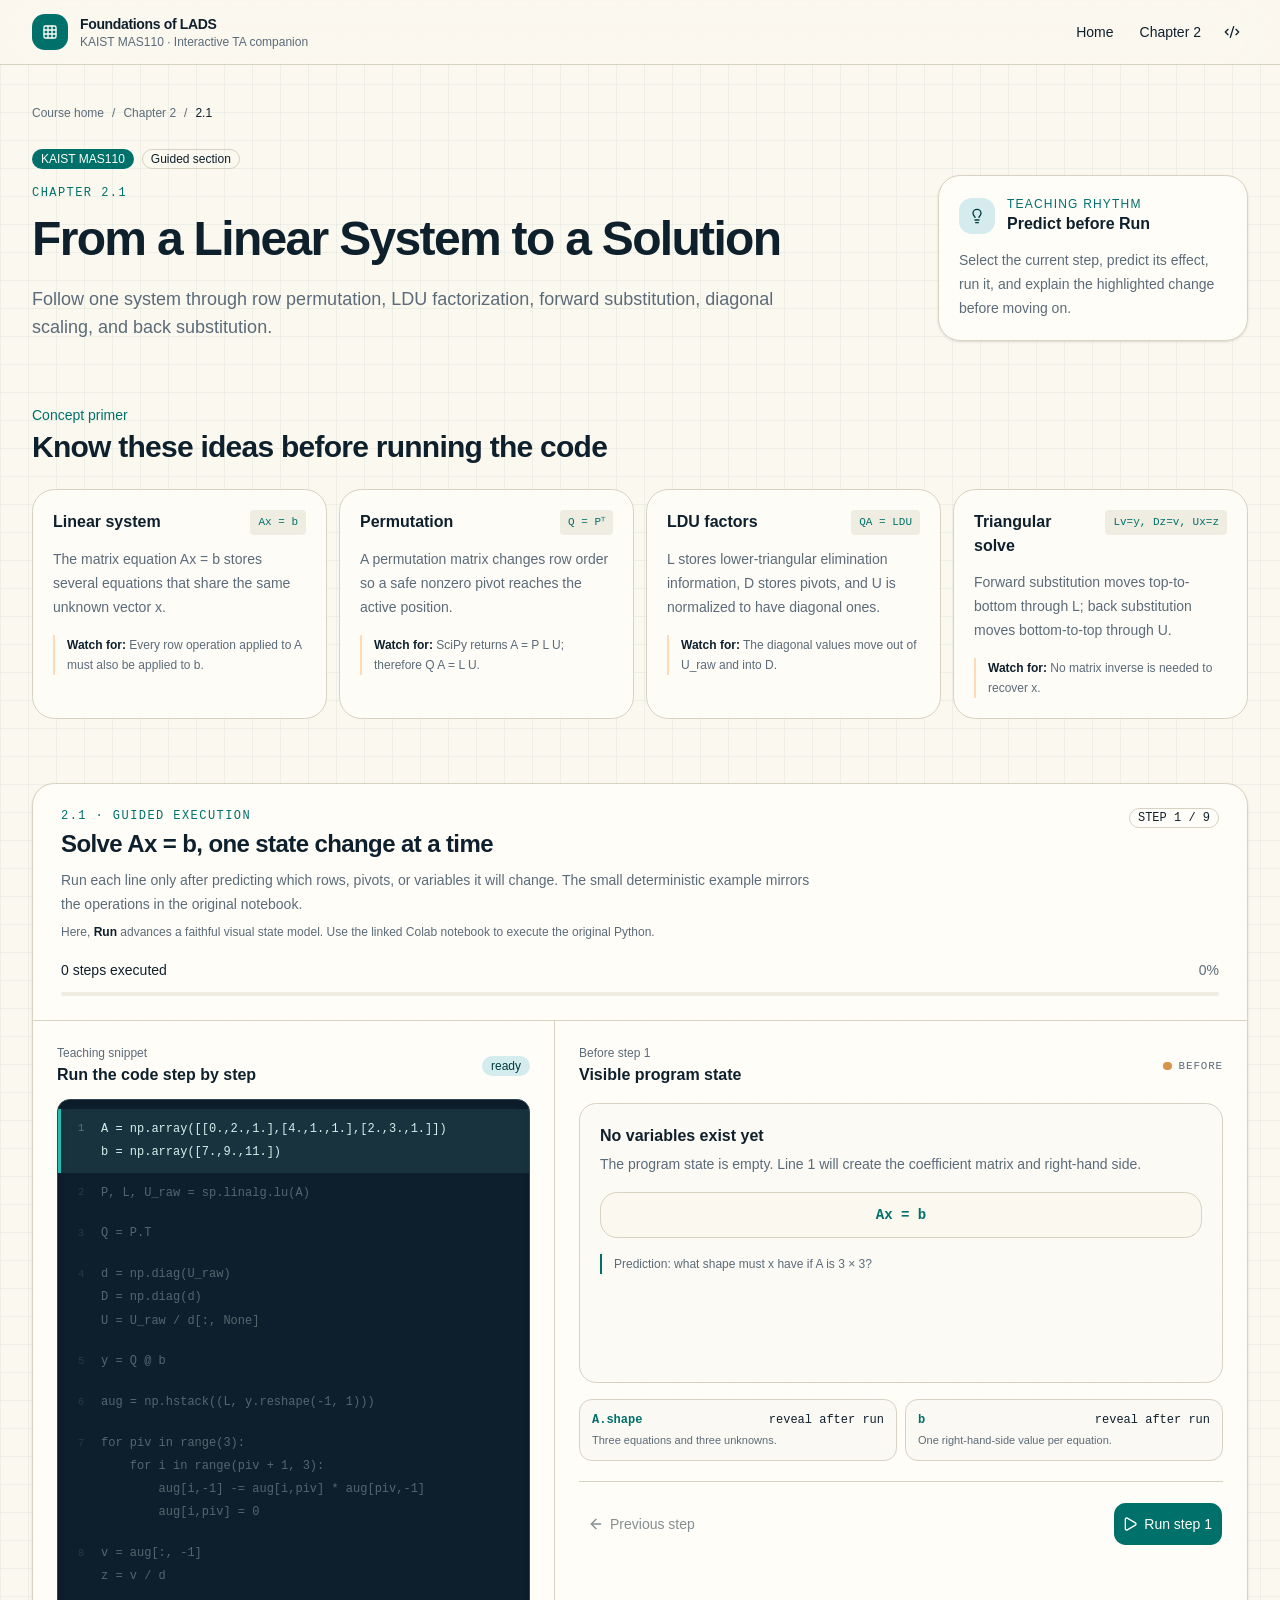
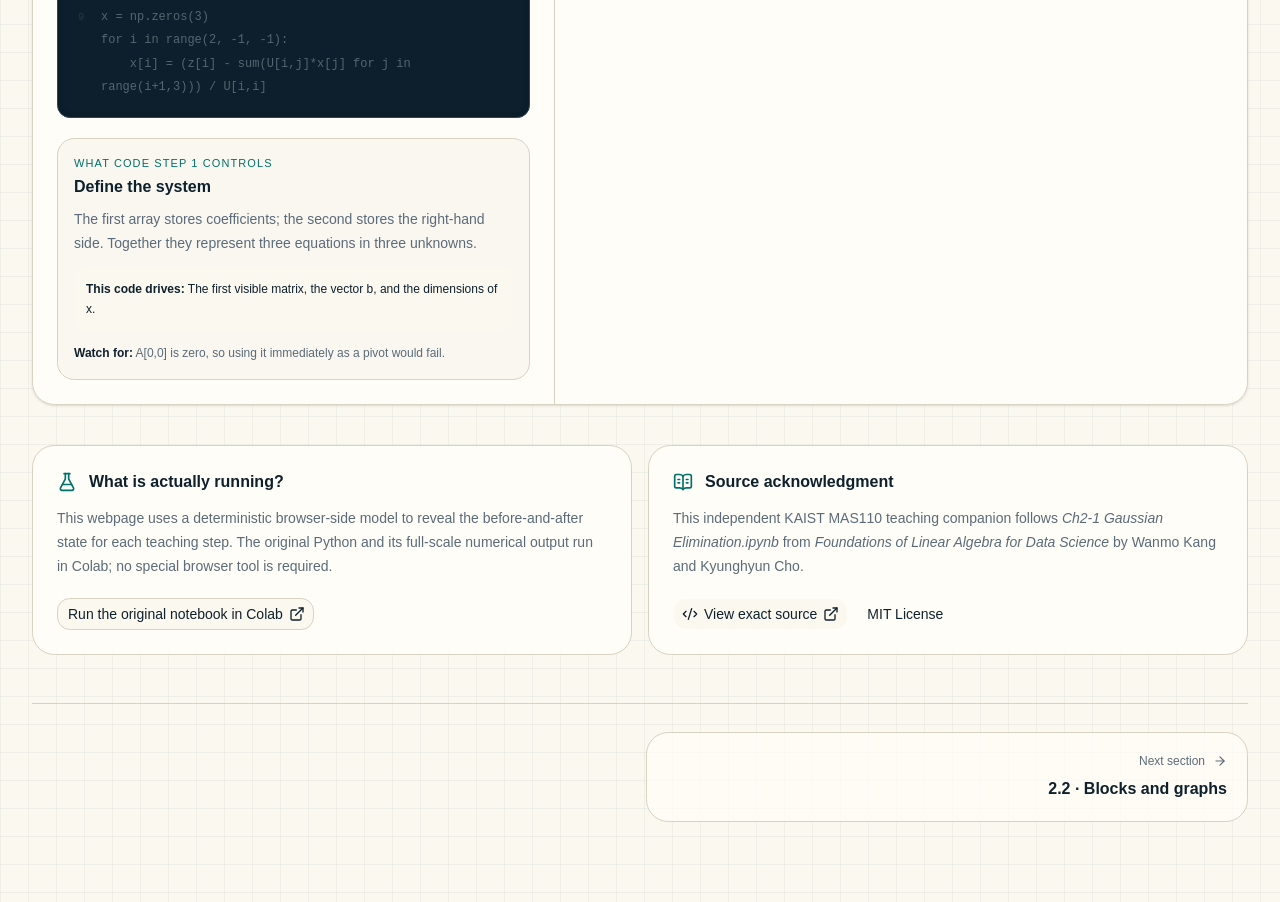
<file: mas110-lads-lab/chapter-2/gaussian-elimination.html>
<!DOCTYPE html><html lang="en"><head><meta charSet="utf-8"/><meta name="viewport" content="width=device-width, initial-scale=1"/><link rel="stylesheet" href="https://statchan1106.github.io/mas110-lads-lab/_next/static/css/index.B9QvD5gJ.css" data-rsc-css-href="https://statchan1106.github.io/mas110-lads-lab/_next/static/css/index.B9QvD5gJ.css" data-precedence="vite-rsc/importer-resources"/><link rel="modulepreload" fetchPriority="low" href="https://statchan1106.github.io/mas110-lads-lab/_next/static/chunks/index-DgZN51Ll.js"/><script src="https://statchan1106.github.io/mas110-lads-lab/_next/static/chunks/rolldown-runtime-C60lm6uB.js" type="module" async=""></script><script src="https://statchan1106.github.io/mas110-lads-lab/_next/static/chunks/framework-D_rUT4EX.js" type="module" async=""></script><link rel="modulepreload" href="https://statchan1106.github.io/mas110-lads-lab/_next/static/chunks/layout-segment-context-nbl69kaL.js" crossorigin=""/><link rel="modulepreload" href="https://statchan1106.github.io/mas110-lads-lab/_next/static/chunks/Icon-D0zGVybZ.js" crossorigin=""/><link rel="modulepreload" href="https://statchan1106.github.io/mas110-lads-lab/_next/static/chunks/code-walkthrough-wOQbT-0M.js" crossorigin=""/><link rel="modulepreload" href="https://statchan1106.github.io/mas110-lads-lab/_next/static/chunks/useBaseUiId-CojXiBwY.js" crossorigin=""/><link rel="modulepreload" href="https://statchan1106.github.io/mas110-lads-lab/_next/static/chunks/useRefWithInit-B31ZfqpP.js" crossorigin=""/><title>2.1 From a Linear System to a Solution · KAIST MAS110</title><meta name="description" content="Follow one system through row permutation, LDU factorization, forward substitution, diagonal scaling, and back substitution."/><meta property="og:title" content="From a Linear System to a Solution"/><meta property="og:description" content="Follow one system through row permutation, LDU factorization, forward substitution, diagonal scaling, and back substitution."/><meta name="twitter:card" content="summary"/><meta name="twitter:title" content="From a Linear System to a Solution"/><meta name="twitter:description" content="Follow one system through row permutation, LDU factorization, forward substitution, diagonal scaling, and back substitution."/><script>Object.assign(((self[Symbol.for("vinext.navigationRuntime")]??={bootstrap:{routeManifest:null},functions:{}}).bootstrap.rsc??={rsc:[]}),{params:{},nav:{"pathname":"/chapter-2/gaussian-elimination","searchParams":[]}})</script><link rel="modulepreload" href="https://statchan1106.github.io/mas110-lads-lab/_next/static/chunks/index-DgZN51Ll.js" />
</head><body><div class="min-h-screen"><header class="sticky top-0 z-40 border-b bg-background/88 backdrop-blur-xl"><a class="skip-link" href="#main-content">Skip to main content</a><div class="mx-auto flex h-16 max-w-7xl items-center justify-between px-4 sm:px-6 lg:px-8"><a class="flex items-center gap-3" href="/mas110-lads-lab/" aria-label="KAIST MAS110 course home"><span class="grid size-9 place-items-center rounded-lg bg-primary text-primary-foreground"><svg xmlns="http://www.w3.org/2000/svg" width="24" height="24" viewBox="0 0 24 24" fill="none" stroke="currentColor" stroke-width="2" stroke-linecap="round" stroke-linejoin="round" class="lucide lucide-grid3x3 lucide-grid-3x3 size-4" aria-hidden="true"><rect width="18" height="18" x="3" y="3" rx="2"></rect><path d="M3 9h18"></path><path d="M3 15h18"></path><path d="M9 3v18"></path><path d="M15 3v18"></path></svg></span><span><span class="block text-sm font-semibold tracking-tight">Foundations of LADS</span><span class="hidden text-xs text-muted-foreground sm:block">KAIST MAS110 · Interactive TA companion</span></span></a><nav class="flex items-center gap-1" aria-label="Main navigation"><a class="group/button shrink-0 items-center justify-center rounded-lg border border-transparent bg-clip-padding text-sm font-medium whitespace-nowrap transition-all outline-none select-none focus-visible:border-ring focus-visible:ring-3 focus-visible:ring-ring/50 active:not-aria-[haspopup]:translate-y-px disabled:pointer-events-none disabled:opacity-50 aria-invalid:border-destructive aria-invalid:ring-3 aria-invalid:ring-destructive/20 dark:aria-invalid:border-destructive/50 dark:aria-invalid:ring-destructive/40 [&amp;_svg]:pointer-events-none [&amp;_svg]:shrink-0 [&amp;_svg:not([class*=&#x27;size-&#x27;])]:size-4 hover:bg-muted hover:text-foreground aria-expanded:bg-muted aria-expanded:text-foreground dark:hover:bg-muted/50 h-8 gap-1.5 px-2.5 has-data-[icon=inline-end]:pr-2 has-data-[icon=inline-start]:pl-2 hidden sm:inline-flex" href="/mas110-lads-lab/">Home</a><a class="group/button inline-flex shrink-0 items-center justify-center rounded-lg border border-transparent bg-clip-padding text-sm font-medium whitespace-nowrap transition-all outline-none select-none focus-visible:border-ring focus-visible:ring-3 focus-visible:ring-ring/50 active:not-aria-[haspopup]:translate-y-px disabled:pointer-events-none disabled:opacity-50 aria-invalid:border-destructive aria-invalid:ring-3 aria-invalid:ring-destructive/20 dark:aria-invalid:border-destructive/50 dark:aria-invalid:ring-destructive/40 [&amp;_svg]:pointer-events-none [&amp;_svg]:shrink-0 [&amp;_svg:not([class*=&#x27;size-&#x27;])]:size-4 hover:bg-muted hover:text-foreground aria-expanded:bg-muted aria-expanded:text-foreground dark:hover:bg-muted/50 h-8 gap-1.5 px-2.5 has-data-[icon=inline-end]:pr-2 has-data-[icon=inline-start]:pl-2" href="/mas110-lads-lab/chapter-2.html"><span class="sm:hidden">Ch. 2</span><span class="hidden sm:inline">Chapter 2</span></a><a class="group/button inline-flex shrink-0 items-center justify-center rounded-lg border border-transparent bg-clip-padding text-sm font-medium whitespace-nowrap transition-all outline-none select-none focus-visible:border-ring focus-visible:ring-3 focus-visible:ring-ring/50 active:not-aria-[haspopup]:translate-y-px disabled:pointer-events-none disabled:opacity-50 aria-invalid:border-destructive aria-invalid:ring-3 aria-invalid:ring-destructive/20 dark:aria-invalid:border-destructive/50 dark:aria-invalid:ring-destructive/40 [&amp;_svg]:pointer-events-none [&amp;_svg]:shrink-0 [&amp;_svg:not([class*=&#x27;size-&#x27;])]:size-4 border-border bg-background hover:bg-muted hover:text-foreground aria-expanded:bg-muted aria-expanded:text-foreground dark:border-input dark:bg-input/30 dark:hover:bg-input/50 size-8" href="https://github.com/kyunghyuncho/Foundations_of_LADS" target="_blank" rel="noreferrer" aria-label="Open the original GitHub repository"><svg xmlns="http://www.w3.org/2000/svg" width="24" height="24" viewBox="0 0 24 24" fill="none" stroke="currentColor" stroke-width="2" stroke-linecap="round" stroke-linejoin="round" class="lucide lucide-code-xml" aria-hidden="true"><path d="m18 16 4-4-4-4"></path><path d="m6 8-4 4 4 4"></path><path d="m14.5 4-5 16"></path></svg></a></nav></div></header><main id="main-content" class="mx-auto max-w-7xl px-4 pb-20 pt-7 sm:px-6 sm:pt-10 lg:px-8"><nav class="mb-7 flex flex-wrap items-center gap-2 text-xs text-muted-foreground" aria-label="Breadcrumb"><a class="hover:text-foreground" href="/mas110-lads-lab/">Course home</a><span aria-hidden="true">/</span><a class="hover:text-foreground" href="/mas110-lads-lab/chapter-2.html">Chapter 2</a><span aria-hidden="true">/</span><span class="text-foreground" aria-current="page">2.1</span></nav><section class="grid gap-7 lg:grid-cols-[minmax(0,1fr)_310px] lg:items-end"><div><div class="mb-4 flex flex-wrap items-center gap-2"><span data-slot="badge" data-variant="default" class="group/badge inline-flex h-5 w-fit shrink-0 items-center justify-center gap-1 overflow-hidden rounded-4xl border border-transparent px-2 py-0.5 text-xs font-medium whitespace-nowrap transition-all focus-visible:border-ring focus-visible:ring-[3px] focus-visible:ring-ring/50 has-data-[icon=inline-end]:pr-1.5 has-data-[icon=inline-start]:pl-1.5 aria-invalid:border-destructive aria-invalid:ring-destructive/20 dark:aria-invalid:ring-destructive/40 [&amp;&gt;svg]:pointer-events-none [&amp;&gt;svg]:size-3! bg-primary text-primary-foreground [a]:hover:bg-primary/80">KAIST MAS110</span><span data-slot="badge" data-variant="outline" class="group/badge inline-flex h-5 w-fit shrink-0 items-center justify-center gap-1 overflow-hidden rounded-4xl border px-2 py-0.5 text-xs font-medium whitespace-nowrap transition-all focus-visible:border-ring focus-visible:ring-[3px] focus-visible:ring-ring/50 has-data-[icon=inline-end]:pr-1.5 has-data-[icon=inline-start]:pl-1.5 aria-invalid:border-destructive aria-invalid:ring-destructive/20 dark:aria-invalid:ring-destructive/40 [&amp;&gt;svg]:pointer-events-none [&amp;&gt;svg]:size-3! border-border text-foreground [a]:hover:bg-muted [a]:hover:text-muted-foreground">Guided section</span></div><p class="font-mono text-xs uppercase tracking-[0.12em] text-primary">Chapter <!-- -->2.1</p><h1 class="mt-2 max-w-4xl text-3xl font-semibold leading-tight tracking-[-0.035em] text-balance sm:text-5xl">From a Linear System to a Solution</h1><p class="mt-4 max-w-3xl text-base leading-7 text-muted-foreground sm:text-lg">Follow one system through row permutation, LDU factorization, forward substitution, diagonal scaling, and back substitution.</p></div><aside class="rounded-2xl border bg-card/88 p-5 shadow-sm" aria-label="How to use this section"><div class="flex items-center gap-3"><span class="grid size-9 place-items-center rounded-lg bg-secondary text-secondary-foreground"><svg xmlns="http://www.w3.org/2000/svg" width="24" height="24" viewBox="0 0 24 24" fill="none" stroke="currentColor" stroke-width="2" stroke-linecap="round" stroke-linejoin="round" class="lucide lucide-lightbulb size-4" aria-hidden="true"><path d="M15 14c.2-1 .7-1.7 1.5-2.5 1-.9 1.5-2.2 1.5-3.5A6 6 0 0 0 6 8c0 1 .2 2.2 1.5 3.5.7.7 1.3 1.5 1.5 2.5"></path><path d="M9 18h6"></path><path d="M10 22h4"></path></svg></span><div><p class="text-xs uppercase tracking-[0.1em] text-primary">Teaching rhythm</p><h2 class="font-semibold">Predict before Run</h2></div></div><p class="mt-3 text-sm leading-6 text-muted-foreground">Select the current step, predict its effect, run it, and explain the highlighted change before moving on.</p></aside></section><section class="py-12 sm:py-16" aria-labelledby="primer-heading"><div class="mb-6"><p class="text-sm font-medium text-primary">Concept primer</p><h2 id="primer-heading" class="mt-1 text-2xl font-semibold tracking-tight sm:text-3xl">Know these ideas before running the code</h2></div><div class="grid gap-3 sm:grid-cols-2 lg:grid-cols-4"><article class="rounded-2xl border bg-card/84 p-5"><div class="flex items-start justify-between gap-3"><h3 class="font-semibold">Linear system</h3><code class="shrink-0 rounded bg-muted px-2 py-1 text-[11px] text-primary">Ax = b</code></div><p class="mt-3 text-sm leading-6 text-muted-foreground">The matrix equation Ax = b stores several equations that share the same unknown vector x.</p><p class="mt-4 border-l-2 border-accent pl-3 text-xs leading-5 text-muted-foreground"><strong class="text-foreground">Watch for:</strong> <!-- -->Every row operation applied to A must also be applied to b.</p></article><article class="rounded-2xl border bg-card/84 p-5"><div class="flex items-start justify-between gap-3"><h3 class="font-semibold">Permutation</h3><code class="shrink-0 rounded bg-muted px-2 py-1 text-[11px] text-primary">Q = Pᵀ</code></div><p class="mt-3 text-sm leading-6 text-muted-foreground">A permutation matrix changes row order so a safe nonzero pivot reaches the active position.</p><p class="mt-4 border-l-2 border-accent pl-3 text-xs leading-5 text-muted-foreground"><strong class="text-foreground">Watch for:</strong> <!-- -->SciPy returns A = P L U; therefore Q A = L U.</p></article><article class="rounded-2xl border bg-card/84 p-5"><div class="flex items-start justify-between gap-3"><h3 class="font-semibold">LDU factors</h3><code class="shrink-0 rounded bg-muted px-2 py-1 text-[11px] text-primary">QA = LDU</code></div><p class="mt-3 text-sm leading-6 text-muted-foreground">L stores lower-triangular elimination information, D stores pivots, and U is normalized to have diagonal ones.</p><p class="mt-4 border-l-2 border-accent pl-3 text-xs leading-5 text-muted-foreground"><strong class="text-foreground">Watch for:</strong> <!-- -->The diagonal values move out of U_raw and into D.</p></article><article class="rounded-2xl border bg-card/84 p-5"><div class="flex items-start justify-between gap-3"><h3 class="font-semibold">Triangular solve</h3><code class="shrink-0 rounded bg-muted px-2 py-1 text-[11px] text-primary">Lv=y, Dz=v, Ux=z</code></div><p class="mt-3 text-sm leading-6 text-muted-foreground">Forward substitution moves top-to-bottom through L; back substitution moves bottom-to-top through U.</p><p class="mt-4 border-l-2 border-accent pl-3 text-xs leading-5 text-muted-foreground"><strong class="text-foreground">Watch for:</strong> <!-- -->No matrix inverse is needed to recover x.</p></article></div></section><section class="overflow-hidden rounded-2xl border bg-card/94 shadow-sm" aria-label="Solve Ax = b, one state change at a time"><header class="border-b px-5 py-5 sm:px-7 sm:py-6"><div class="flex flex-col justify-between gap-3 sm:flex-row sm:items-start"><div><p class="font-mono text-xs uppercase tracking-[0.12em] text-primary">2.1 · Guided execution</p><h2 class="mt-1 text-xl font-semibold tracking-tight sm:text-2xl">Solve Ax = b, one state change at a time</h2><p class="mt-2 max-w-3xl text-sm leading-6 text-muted-foreground">Run each line only after predicting which rows, pivots, or variables it will change. The small deterministic example mirrors the operations in the original notebook.</p><p class="mt-2 text-xs text-muted-foreground">Here, <strong class="text-foreground">Run</strong> advances a faithful visual state model. Use the linked Colab notebook to execute the original Python.</p></div><span data-slot="badge" data-variant="outline" class="group/badge inline-flex h-5 shrink-0 items-center justify-center gap-1 overflow-hidden rounded-4xl border px-2 py-0.5 text-xs font-medium whitespace-nowrap transition-all focus-visible:border-ring focus-visible:ring-[3px] focus-visible:ring-ring/50 has-data-[icon=inline-end]:pr-1.5 has-data-[icon=inline-start]:pl-1.5 aria-invalid:border-destructive aria-invalid:ring-destructive/20 dark:aria-invalid:ring-destructive/40 [&amp;&gt;svg]:pointer-events-none [&amp;&gt;svg]:size-3! border-border text-foreground [a]:hover:bg-muted [a]:hover:text-muted-foreground w-fit font-mono">STEP <!-- -->1<!-- --> / <!-- -->9</span></div><div data-progressing="" aria-valuemax="100" aria-valuemin="0" aria-valuenow="0" aria-valuetext="0%" role="progressbar" data-slot="progress" class="flex flex-wrap gap-3 mt-5"><span data-progressing="" id="base-ui-_R_2m69i_" role="presentation" data-slot="progress-label" class="text-sm font-medium">0 steps executed</span><span data-progressing="" aria-hidden="true" data-slot="progress-value" class="text-muted-foreground ml-auto text-sm tabular-nums">0%</span><div data-progressing="" data-slot="progress-track" class="bg-muted h-1 rounded-full relative flex w-full items-center overflow-x-hidden"><div data-progressing="" style="inset-inline-start:0;height:inherit;width:0%" data-slot="progress-indicator" class="bg-primary h-full transition-all"></div></div><span role="presentation" style="clip-path:inset(50%);overflow:hidden;white-space:nowrap;border:0;padding:0;width:1px;height:1px;margin:-1px;position:fixed;top:0;left:0">x</span></div></header><output class="sr-only" aria-live="polite">Step 1 is ready. Define the system</output><div class="hidden lg:grid lg:grid-cols-[minmax(330px,0.86fr)_minmax(420px,1.14fr)]"><section class="border-r p-6" aria-label="Source code"><div class="mb-3 flex items-center justify-between"><div><p class="text-xs text-muted-foreground">Teaching snippet</p><h3 class="mt-0.5 font-semibold">Run the code step by step</h3></div><span data-slot="badge" data-variant="secondary" class="group/badge inline-flex h-5 w-fit shrink-0 items-center justify-center gap-1 overflow-hidden rounded-4xl border border-transparent px-2 py-0.5 text-xs font-medium whitespace-nowrap transition-all focus-visible:border-ring focus-visible:ring-[3px] focus-visible:ring-ring/50 has-data-[icon=inline-end]:pr-1.5 has-data-[icon=inline-start]:pl-1.5 aria-invalid:border-destructive aria-invalid:ring-destructive/20 dark:aria-invalid:ring-destructive/40 [&amp;&gt;svg]:pointer-events-none [&amp;&gt;svg]:size-3! bg-secondary text-secondary-foreground [a]:hover:bg-secondary/80">ready</span></div><ol class="code-walkthrough-window" aria-label="Teaching code sequence"><li><button type="button" class="code-walkthrough-line is-active" aria-current="step" aria-label="Step 1: Define the system, ready"><span class="code-walkthrough-number">1</span><code>A = np.array([[0.,2.,1.],[4.,1.,1.],[2.,3.,1.]])
b = np.array([7.,9.,11.])</code></button></li><li><button type="button" disabled="" class="code-walkthrough-line" aria-label="Step 2: Ask SciPy for a pivoted LU factorization, locked"><span class="code-walkthrough-number">2</span><code>P, L, U_raw = sp.linalg.lu(A)</code></button></li><li><button type="button" disabled="" class="code-walkthrough-line" aria-label="Step 3: Reverse SciPy’s permutation convention, locked"><span class="code-walkthrough-number">3</span><code>Q = P.T</code></button></li><li><button type="button" disabled="" class="code-walkthrough-line" aria-label="Step 4: Separate pivot scale from triangular shape, locked"><span class="code-walkthrough-number">4</span><code>d = np.diag(U_raw)
D = np.diag(d)
U = U_raw / d[:, None]</code></button></li><li><button type="button" disabled="" class="code-walkthrough-line" aria-label="Step 5: Apply the same row order to b, locked"><span class="code-walkthrough-number">5</span><code>y = Q @ b</code></button></li><li><button type="button" disabled="" class="code-walkthrough-line" aria-label="Step 6: Prepare the forward solve, locked"><span class="code-walkthrough-number">6</span><code>aug = np.hstack((L, y.reshape(-1, 1)))</code></button></li><li><button type="button" disabled="" class="code-walkthrough-line" aria-label="Step 7: Carry out forward substitution, locked"><span class="code-walkthrough-number">7</span><code>for piv in range(3):
    for i in range(piv + 1, 3):
        aug[i,-1] -= aug[i,piv] * aug[piv,-1]
        aug[i,piv] = 0</code></button></li><li><button type="button" disabled="" class="code-walkthrough-line" aria-label="Step 8: Solve the diagonal system, locked"><span class="code-walkthrough-number">8</span><code>v = aug[:, -1]
z = v / d</code></button></li><li><button type="button" disabled="" class="code-walkthrough-line" aria-label="Step 9: Back-substitute from the bottom row, locked"><span class="code-walkthrough-number">9</span><code>x = np.zeros(3)
for i in range(2, -1, -1):
    x[i] = (z[i] - sum(U[i,j]*x[j] for j in range(i+1,3))) / U[i,i]</code></button></li></ol><div class="mt-5"><div class="rounded-xl border bg-muted/35 p-4"><p class="text-[11px] uppercase tracking-[0.1em] text-primary">What code step <!-- -->1<!-- --> controls</p><h3 class="mt-1 font-semibold">Define the system</h3><p class="mt-2 text-sm leading-6 text-muted-foreground">The first array stores coefficients; the second stores the right-hand side. Together they represent three equations in three unknowns.</p><div class="mt-3 rounded-lg bg-background p-3 text-xs leading-5"><strong>This code drives:</strong> <!-- -->The first visible matrix, the vector b, and the dimensions of x.</div><p class="mt-3 text-xs leading-5 text-muted-foreground"><strong class="text-foreground">Watch for:</strong> <!-- -->A[0,0] is zero, so using it immediately as a pivot would fail.</p></div></div></section><section class="p-6" aria-label="Visualization and variables"><div class="mb-4 flex items-center justify-between gap-3"><div><p class="text-xs text-muted-foreground">Before step 1</p><h3 class="mt-0.5 font-semibold">Visible program state</h3></div><span class="state-indicator"><span></span>before</span></div><div class="min-h-[280px] rounded-xl border bg-muted/22 p-4 sm:p-5"><div class="walk-visual-enter"><div class="mb-4"><h3 class="font-semibold">No variables exist yet</h3><p class="mt-1 text-sm leading-6 text-muted-foreground">The program state is empty. Line 1 will create the coefficient matrix and right-hand side.</p></div><div class="mb-4 overflow-x-auto rounded-xl border bg-background px-4 py-3 text-center font-mono text-sm font-semibold text-primary">Ax = b</div><p class="mt-4 border-l-2 border-primary pl-3 text-xs leading-5 text-muted-foreground">Prediction: what shape must x have if A is 3 × 3?</p></div></div><div class="mt-4"><div class="grid gap-2 sm:grid-cols-2"><div class="rounded-lg border p-3 transition-colors bg-muted/25"><div class="flex items-center justify-between gap-3"><code class="text-xs font-semibold text-primary">A.shape</code><code class="text-right text-xs">reveal after run</code></div><p class="mt-1 text-[11px] leading-4 text-muted-foreground">Three equations and three unknowns.</p></div><div class="rounded-lg border p-3 transition-colors bg-muted/25"><div class="flex items-center justify-between gap-3"><code class="text-xs font-semibold text-primary">b</code><code class="text-right text-xs">reveal after run</code></div><p class="mt-1 text-[11px] leading-4 text-muted-foreground">One right-hand-side value per equation.</p></div></div></div><div class="mt-5 flex items-center justify-between gap-3 border-t pt-5"><button type="button" data-disabled="" tabindex="0" disabled="" data-slot="button" class="group/button inline-flex shrink-0 items-center justify-center rounded-lg border border-transparent bg-clip-padding text-sm font-medium whitespace-nowrap transition-all outline-none select-none focus-visible:border-ring focus-visible:ring-3 focus-visible:ring-ring/50 active:not-aria-[haspopup]:translate-y-px disabled:pointer-events-none disabled:opacity-50 aria-invalid:border-destructive aria-invalid:ring-3 aria-invalid:ring-destructive/20 dark:aria-invalid:border-destructive/50 dark:aria-invalid:ring-destructive/40 [&amp;_svg]:pointer-events-none [&amp;_svg]:shrink-0 [&amp;_svg:not([class*=&#x27;size-&#x27;])]:size-4 hover:bg-muted hover:text-foreground aria-expanded:bg-muted aria-expanded:text-foreground dark:hover:bg-muted/50 h-8 gap-1.5 px-2.5 has-data-[icon=inline-end]:pr-2 has-data-[icon=inline-start]:pl-2 min-h-11"><svg xmlns="http://www.w3.org/2000/svg" width="24" height="24" viewBox="0 0 24 24" fill="none" stroke="currentColor" stroke-width="2" stroke-linecap="round" stroke-linejoin="round" class="lucide lucide-arrow-left" data-icon="inline-start" aria-hidden="true"><path d="m12 19-7-7 7-7"></path><path d="M19 12H5"></path></svg>Previous step</button><button type="button" tabindex="0" data-slot="button" class="group/button inline-flex shrink-0 items-center justify-center rounded-lg border border-transparent bg-clip-padding text-sm font-medium whitespace-nowrap transition-all outline-none select-none focus-visible:border-ring focus-visible:ring-3 focus-visible:ring-ring/50 active:not-aria-[haspopup]:translate-y-px disabled:pointer-events-none disabled:opacity-50 aria-invalid:border-destructive aria-invalid:ring-3 aria-invalid:ring-destructive/20 dark:aria-invalid:border-destructive/50 dark:aria-invalid:ring-destructive/40 [&amp;_svg]:pointer-events-none [&amp;_svg]:shrink-0 [&amp;_svg:not([class*=&#x27;size-&#x27;])]:size-4 bg-primary text-primary-foreground hover:bg-primary/80 h-9 gap-1.5 px-2.5 has-data-[icon=inline-end]:pr-2 has-data-[icon=inline-start]:pl-2 min-h-11"><svg xmlns="http://www.w3.org/2000/svg" width="24" height="24" viewBox="0 0 24 24" fill="none" stroke="currentColor" stroke-width="2" stroke-linecap="round" stroke-linejoin="round" class="lucide lucide-play" data-icon="inline-start" aria-hidden="true"><path d="M5 5a2 2 0 0 1 3.008-1.728l11.997 6.998a2 2 0 0 1 .003 3.458l-12 7A2 2 0 0 1 5 19z"></path></svg>Run step <!-- -->1</button></div></section></div><div class="lg:hidden"><section class="p-5" aria-label="Current code step"><div class="mb-3 flex items-center justify-between"><p class="text-xs font-medium text-primary">Current code</p><span data-slot="badge" data-variant="secondary" class="group/badge inline-flex h-5 w-fit shrink-0 items-center justify-center gap-1 overflow-hidden rounded-4xl border border-transparent px-2 py-0.5 text-xs font-medium whitespace-nowrap transition-all focus-visible:border-ring focus-visible:ring-[3px] focus-visible:ring-ring/50 has-data-[icon=inline-end]:pr-1.5 has-data-[icon=inline-start]:pl-1.5 aria-invalid:border-destructive aria-invalid:ring-destructive/20 dark:aria-invalid:ring-destructive/40 [&amp;&gt;svg]:pointer-events-none [&amp;&gt;svg]:size-3! bg-secondary text-secondary-foreground [a]:hover:bg-secondary/80">ready</span></div><pre class="mobile-active-code"><code>A = np.array([[0.,2.,1.],[4.,1.,1.],[2.,3.,1.]])
b = np.array([7.,9.,11.])</code></pre><button type="button" tabindex="0" data-slot="button" class="group/button inline-flex shrink-0 items-center justify-center rounded-lg border border-transparent bg-clip-padding text-sm font-medium whitespace-nowrap transition-all outline-none select-none focus-visible:border-ring focus-visible:ring-3 focus-visible:ring-ring/50 active:not-aria-[haspopup]:translate-y-px disabled:pointer-events-none disabled:opacity-50 aria-invalid:border-destructive aria-invalid:ring-3 aria-invalid:ring-destructive/20 dark:aria-invalid:border-destructive/50 dark:aria-invalid:ring-destructive/40 [&amp;_svg]:pointer-events-none [&amp;_svg]:shrink-0 [&amp;_svg:not([class*=&#x27;size-&#x27;])]:size-4 bg-primary text-primary-foreground hover:bg-primary/80 h-9 gap-1.5 px-2.5 has-data-[icon=inline-end]:pr-2 has-data-[icon=inline-start]:pl-2 mt-3 min-h-11 w-full"><svg xmlns="http://www.w3.org/2000/svg" width="24" height="24" viewBox="0 0 24 24" fill="none" stroke="currentColor" stroke-width="2" stroke-linecap="round" stroke-linejoin="round" class="lucide lucide-play" data-icon="inline-start" aria-hidden="true"><path d="M5 5a2 2 0 0 1 3.008-1.728l11.997 6.998a2 2 0 0 1 .003 3.458l-12 7A2 2 0 0 1 5 19z"></path></svg>Run step <!-- -->1</button></section><section class="border-t p-5" aria-label="Visualization"><div class="mb-4 flex items-center justify-between gap-3"><div><p class="text-xs text-muted-foreground">Before step 1</p><h3 class="mt-0.5 font-semibold">Visible program state</h3></div><span class="state-indicator"><span></span>before</span></div><div class="min-h-[280px] rounded-xl border bg-muted/22 p-4 sm:p-5"><div class="walk-visual-enter"><div class="mb-4"><h3 class="font-semibold">No variables exist yet</h3><p class="mt-1 text-sm leading-6 text-muted-foreground">The program state is empty. Line 1 will create the coefficient matrix and right-hand side.</p></div><div class="mb-4 overflow-x-auto rounded-xl border bg-background px-4 py-3 text-center font-mono text-sm font-semibold text-primary">Ax = b</div><p class="mt-4 border-l-2 border-primary pl-3 text-xs leading-5 text-muted-foreground">Prediction: what shape must x have if A is 3 × 3?</p></div></div></section><section class="space-y-4 border-t p-5" aria-label="Explanation and variables"><div class="rounded-xl border bg-muted/35 p-4"><p class="text-[11px] uppercase tracking-[0.1em] text-primary">What code step <!-- -->1<!-- --> controls</p><h3 class="mt-1 font-semibold">Define the system</h3><p class="mt-2 text-sm leading-6 text-muted-foreground">The first array stores coefficients; the second stores the right-hand side. Together they represent three equations in three unknowns.</p><div class="mt-3 rounded-lg bg-background p-3 text-xs leading-5"><strong>This code drives:</strong> <!-- -->The first visible matrix, the vector b, and the dimensions of x.</div><p class="mt-3 text-xs leading-5 text-muted-foreground"><strong class="text-foreground">Watch for:</strong> <!-- -->A[0,0] is zero, so using it immediately as a pivot would fail.</p></div><div class="grid gap-2 sm:grid-cols-2"><div class="rounded-lg border p-3 transition-colors bg-muted/25"><div class="flex items-center justify-between gap-3"><code class="text-xs font-semibold text-primary">A.shape</code><code class="text-right text-xs">reveal after run</code></div><p class="mt-1 text-[11px] leading-4 text-muted-foreground">Three equations and three unknowns.</p></div><div class="rounded-lg border p-3 transition-colors bg-muted/25"><div class="flex items-center justify-between gap-3"><code class="text-xs font-semibold text-primary">b</code><code class="text-right text-xs">reveal after run</code></div><p class="mt-1 text-[11px] leading-4 text-muted-foreground">One right-hand-side value per equation.</p></div></div><details class="rounded-xl border bg-background"><summary class="flex min-h-11 cursor-pointer list-none items-center justify-between px-4 py-3 text-sm font-medium">View all code steps<svg xmlns="http://www.w3.org/2000/svg" width="24" height="24" viewBox="0 0 24 24" fill="none" stroke="currentColor" stroke-width="2" stroke-linecap="round" stroke-linejoin="round" class="lucide lucide-chevron-down size-4 text-muted-foreground" aria-hidden="true"><path d="m6 9 6 6 6-6"></path></svg></summary><div class="border-t p-3"><ol class="code-walkthrough-window" aria-label="Teaching code sequence"><li><button type="button" class="code-walkthrough-line is-active" aria-current="step" aria-label="Step 1: Define the system, ready"><span class="code-walkthrough-number">1</span><code>A = np.array([[0.,2.,1.],[4.,1.,1.],[2.,3.,1.]])
b = np.array([7.,9.,11.])</code></button></li><li><button type="button" disabled="" class="code-walkthrough-line" aria-label="Step 2: Ask SciPy for a pivoted LU factorization, locked"><span class="code-walkthrough-number">2</span><code>P, L, U_raw = sp.linalg.lu(A)</code></button></li><li><button type="button" disabled="" class="code-walkthrough-line" aria-label="Step 3: Reverse SciPy’s permutation convention, locked"><span class="code-walkthrough-number">3</span><code>Q = P.T</code></button></li><li><button type="button" disabled="" class="code-walkthrough-line" aria-label="Step 4: Separate pivot scale from triangular shape, locked"><span class="code-walkthrough-number">4</span><code>d = np.diag(U_raw)
D = np.diag(d)
U = U_raw / d[:, None]</code></button></li><li><button type="button" disabled="" class="code-walkthrough-line" aria-label="Step 5: Apply the same row order to b, locked"><span class="code-walkthrough-number">5</span><code>y = Q @ b</code></button></li><li><button type="button" disabled="" class="code-walkthrough-line" aria-label="Step 6: Prepare the forward solve, locked"><span class="code-walkthrough-number">6</span><code>aug = np.hstack((L, y.reshape(-1, 1)))</code></button></li><li><button type="button" disabled="" class="code-walkthrough-line" aria-label="Step 7: Carry out forward substitution, locked"><span class="code-walkthrough-number">7</span><code>for piv in range(3):
    for i in range(piv + 1, 3):
        aug[i,-1] -= aug[i,piv] * aug[piv,-1]
        aug[i,piv] = 0</code></button></li><li><button type="button" disabled="" class="code-walkthrough-line" aria-label="Step 8: Solve the diagonal system, locked"><span class="code-walkthrough-number">8</span><code>v = aug[:, -1]
z = v / d</code></button></li><li><button type="button" disabled="" class="code-walkthrough-line" aria-label="Step 9: Back-substitute from the bottom row, locked"><span class="code-walkthrough-number">9</span><code>x = np.zeros(3)
for i in range(2, -1, -1):
    x[i] = (z[i] - sum(U[i,j]*x[j] for j in range(i+1,3))) / U[i,i]</code></button></li></ol></div></details><div class="grid grid-cols-2 gap-2 border-t pt-4"><button type="button" data-disabled="" tabindex="0" disabled="" data-slot="button" class="group/button inline-flex shrink-0 items-center justify-center rounded-lg border border-transparent bg-clip-padding text-sm font-medium whitespace-nowrap transition-all outline-none select-none focus-visible:border-ring focus-visible:ring-3 focus-visible:ring-ring/50 active:not-aria-[haspopup]:translate-y-px disabled:pointer-events-none disabled:opacity-50 aria-invalid:border-destructive aria-invalid:ring-3 aria-invalid:ring-destructive/20 dark:aria-invalid:border-destructive/50 dark:aria-invalid:ring-destructive/40 [&amp;_svg]:pointer-events-none [&amp;_svg]:shrink-0 [&amp;_svg:not([class*=&#x27;size-&#x27;])]:size-4 hover:bg-muted hover:text-foreground aria-expanded:bg-muted aria-expanded:text-foreground dark:hover:bg-muted/50 h-8 gap-1.5 px-2.5 has-data-[icon=inline-end]:pr-2 has-data-[icon=inline-start]:pl-2 min-h-11"><svg xmlns="http://www.w3.org/2000/svg" width="24" height="24" viewBox="0 0 24 24" fill="none" stroke="currentColor" stroke-width="2" stroke-linecap="round" stroke-linejoin="round" class="lucide lucide-arrow-left" data-icon="inline-start" aria-hidden="true"><path d="m12 19-7-7 7-7"></path><path d="M19 12H5"></path></svg>Previous</button><button type="button" data-disabled="" tabindex="0" disabled="" data-slot="button" class="group/button inline-flex shrink-0 items-center justify-center rounded-lg border border-transparent bg-clip-padding text-sm font-medium whitespace-nowrap transition-all outline-none select-none focus-visible:border-ring focus-visible:ring-3 focus-visible:ring-ring/50 active:not-aria-[haspopup]:translate-y-px disabled:pointer-events-none disabled:opacity-50 aria-invalid:border-destructive aria-invalid:ring-3 aria-invalid:ring-destructive/20 dark:aria-invalid:border-destructive/50 dark:aria-invalid:ring-destructive/40 [&amp;_svg]:pointer-events-none [&amp;_svg]:shrink-0 [&amp;_svg:not([class*=&#x27;size-&#x27;])]:size-4 bg-secondary text-secondary-foreground hover:bg-[color-mix(in_oklch,var(--secondary),var(--foreground)_5%)] aria-expanded:bg-secondary aria-expanded:text-secondary-foreground h-8 gap-1.5 px-2.5 has-data-[icon=inline-end]:pr-2 has-data-[icon=inline-start]:pl-2 min-h-11">Run first</button></div></section></div></section><section class="mt-10 grid gap-4 lg:grid-cols-[1fr_1fr]"><article class="rounded-2xl border bg-card/88 p-6"><div class="flex items-center gap-3"><svg xmlns="http://www.w3.org/2000/svg" width="24" height="24" viewBox="0 0 24 24" fill="none" stroke="currentColor" stroke-width="2" stroke-linecap="round" stroke-linejoin="round" class="lucide lucide-flask-conical size-5 text-primary" aria-hidden="true"><path d="M14 2v6a2 2 0 0 0 .245.96l5.51 10.08A2 2 0 0 1 18 22H6a2 2 0 0 1-1.755-2.96l5.51-10.08A2 2 0 0 0 10 8V2"></path><path d="M6.453 15h11.094"></path><path d="M8.5 2h7"></path></svg><h2 class="font-semibold">What is actually running?</h2></div><p class="mt-3 text-sm leading-6 text-muted-foreground">This webpage uses a deterministic browser-side model to reveal the before-and-after state for each teaching step. The original Python and its full-scale numerical output run in Colab; no special browser tool is required.</p><a class="group/button inline-flex shrink-0 items-center justify-center rounded-lg border bg-clip-padding text-sm font-medium whitespace-nowrap transition-all outline-none select-none focus-visible:border-ring focus-visible:ring-3 focus-visible:ring-ring/50 active:not-aria-[haspopup]:translate-y-px disabled:pointer-events-none disabled:opacity-50 aria-invalid:border-destructive aria-invalid:ring-3 aria-invalid:ring-destructive/20 dark:aria-invalid:border-destructive/50 dark:aria-invalid:ring-destructive/40 [&amp;_svg]:pointer-events-none [&amp;_svg]:shrink-0 [&amp;_svg:not([class*=&#x27;size-&#x27;])]:size-4 border-border bg-background hover:bg-muted hover:text-foreground aria-expanded:bg-muted aria-expanded:text-foreground dark:border-input dark:bg-input/30 dark:hover:bg-input/50 h-8 gap-1.5 px-2.5 has-data-[icon=inline-end]:pr-2 has-data-[icon=inline-start]:pl-2 mt-5" href="https://colab.research.google.com/github/kyunghyuncho/Foundations_of_LADS/blob/main/Ch2-1%20Gaussian%20Elimination.ipynb" target="_blank" rel="noreferrer">Run the original notebook in Colab<svg xmlns="http://www.w3.org/2000/svg" width="24" height="24" viewBox="0 0 24 24" fill="none" stroke="currentColor" stroke-width="2" stroke-linecap="round" stroke-linejoin="round" class="lucide lucide-external-link" data-icon="inline-end" aria-hidden="true"><path d="M15 3h6v6"></path><path d="M10 14 21 3"></path><path d="M18 13v6a2 2 0 0 1-2 2H5a2 2 0 0 1-2-2V8a2 2 0 0 1 2-2h6"></path></svg></a></article><article class="rounded-2xl border bg-card/88 p-6"><div class="flex items-center gap-3"><svg xmlns="http://www.w3.org/2000/svg" width="24" height="24" viewBox="0 0 24 24" fill="none" stroke="currentColor" stroke-width="2" stroke-linecap="round" stroke-linejoin="round" class="lucide lucide-book-open-text size-5 text-primary" aria-hidden="true"><path d="M12 5v16"></path><path d="M16 13h2"></path><path d="M16 9h2"></path><path d="M20.001 19A2 2 0 0022 17V5a2 2 0 00-1.999-2L16 3.002A5 5 0 0012 5a5 5 0 00-4-2H4a2 2 0 00-2 2v12a2 2 0 001.999 2H8a5 5 0 014 2 5 5 0 014-2z"></path><path d="M6 13h2"></path><path d="M6 9h2"></path></svg><h2 class="font-semibold">Source acknowledgment</h2></div><p class="mt-3 text-sm leading-6 text-muted-foreground">This independent KAIST MAS110 teaching companion follows<!-- --> <em>Ch2-1 Gaussian Elimination.ipynb</em> from<!-- --> <em>Foundations of Linear Algebra for Data Science</em> by Wanmo Kang and Kyunghyun Cho.</p><div class="mt-5 flex flex-wrap gap-2"><a class="group/button inline-flex shrink-0 items-center justify-center rounded-lg border border-transparent bg-clip-padding text-sm font-medium whitespace-nowrap transition-all outline-none select-none focus-visible:border-ring focus-visible:ring-3 focus-visible:ring-ring/50 active:not-aria-[haspopup]:translate-y-px disabled:pointer-events-none disabled:opacity-50 aria-invalid:border-destructive aria-invalid:ring-3 aria-invalid:ring-destructive/20 dark:aria-invalid:border-destructive/50 dark:aria-invalid:ring-destructive/40 [&amp;_svg]:pointer-events-none [&amp;_svg]:shrink-0 [&amp;_svg:not([class*=&#x27;size-&#x27;])]:size-4 border-border bg-background hover:bg-muted hover:text-foreground aria-expanded:bg-muted aria-expanded:text-foreground dark:border-input dark:bg-input/30 dark:hover:bg-input/50 h-8 gap-1.5 px-2.5 has-data-[icon=inline-end]:pr-2 has-data-[icon=inline-start]:pl-2" href="https://github.com/kyunghyuncho/Foundations_of_LADS/blob/main/Ch2-1%20Gaussian%20Elimination.ipynb" target="_blank" rel="noreferrer"><svg xmlns="http://www.w3.org/2000/svg" width="24" height="24" viewBox="0 0 24 24" fill="none" stroke="currentColor" stroke-width="2" stroke-linecap="round" stroke-linejoin="round" class="lucide lucide-code-xml" data-icon="inline-start" aria-hidden="true"><path d="m18 16 4-4-4-4"></path><path d="m6 8-4 4 4 4"></path><path d="m14.5 4-5 16"></path></svg>View exact source<svg xmlns="http://www.w3.org/2000/svg" width="24" height="24" viewBox="0 0 24 24" fill="none" stroke="currentColor" stroke-width="2" stroke-linecap="round" stroke-linejoin="round" class="lucide lucide-external-link" data-icon="inline-end" aria-hidden="true"><path d="M15 3h6v6"></path><path d="M10 14 21 3"></path><path d="M18 13v6a2 2 0 0 1-2 2H5a2 2 0 0 1-2-2V8a2 2 0 0 1 2-2h6"></path></svg></a><a class="group/button inline-flex shrink-0 items-center justify-center rounded-lg border border-transparent bg-clip-padding text-sm font-medium whitespace-nowrap transition-all outline-none select-none focus-visible:border-ring focus-visible:ring-3 focus-visible:ring-ring/50 active:not-aria-[haspopup]:translate-y-px disabled:pointer-events-none disabled:opacity-50 aria-invalid:border-destructive aria-invalid:ring-3 aria-invalid:ring-destructive/20 dark:aria-invalid:border-destructive/50 dark:aria-invalid:ring-destructive/40 [&amp;_svg]:pointer-events-none [&amp;_svg]:shrink-0 [&amp;_svg:not([class*=&#x27;size-&#x27;])]:size-4 hover:bg-muted hover:text-foreground aria-expanded:bg-muted aria-expanded:text-foreground dark:hover:bg-muted/50 h-8 gap-1.5 px-2.5 has-data-[icon=inline-end]:pr-2 has-data-[icon=inline-start]:pl-2" href="https://github.com/kyunghyuncho/Foundations_of_LADS/blob/main/LICENSE" target="_blank" rel="noreferrer">MIT License</a></div></article></section><nav class="mt-12 grid gap-3 border-t pt-7 sm:grid-cols-2" aria-label="Chapter 2 section navigation"><div></div><a class="group rounded-2xl border bg-card/70 p-5 text-right transition-colors hover:bg-card" href="/mas110-lads-lab/chapter-2/block-matrices-graphs.html"><span class="flex items-center justify-end gap-2 text-xs text-muted-foreground">Next section<svg xmlns="http://www.w3.org/2000/svg" width="24" height="24" viewBox="0 0 24 24" fill="none" stroke="currentColor" stroke-width="2" stroke-linecap="round" stroke-linejoin="round" class="lucide lucide-arrow-right size-3.5" aria-hidden="true"><path d="M5 12h14"></path><path d="m12 5 7 7-7 7"></path></svg></span><span class="mt-2 block font-semibold group-hover:text-primary">2.2<!-- --> · <!-- -->Blocks and graphs</span></a></nav></main></div><script type="module" src="https://statchan1106.github.io/mas110-lads-lab/_next/static/chunks/index-DgZN51Ll.js" id="_R_" async=""></script><script>((self[Symbol.for("vinext.navigationRuntime")]??={bootstrap:{routeManifest:null},functions:{}}).bootstrap.rsc??={rsc:[]}).rsc.push("0:{\"page:/chapter-2/gaussian-elimination\":\"$L1\",\"layout:/\":\"$L2\",\"route:/chapter-2/gaussian-elimination\":\"$L3\",\"__route\":\"route:/chapter-2/gaussian-elimination\",\"__interceptionContext\":null,\"__layoutIds\":[\"layout:/\"],\"__rootLayout\":\"/\",\"__bfcacheSegmentIdentities\":{\"layout:/\":\"[\\\"layout\\\",\\\"layout:/\\\",\\\"root-boundary:/\\\",\\\"\\\"]\",\"page:/chapter-2/gaussian-elimination\":\"[\\\"page\\\",\\\"page:/chapter-2/gaussian-elimination\\\",\\\"root-boundary:/\\\",\\\"[\\\\\\\"chapter-2\\\\\\\",\\\\\\\"gaussian-elimination\\\\\\\"]\\\"]\"},\"__srcPage\":[\"chapter-2\",\"gaussian-elimination\",\"page\"],\"__layoutFlags\":{\"layout:/\":\"s\"},\"__artifactCompatibility\":{\"schemaVersion\":1,\"graphVersion\":\"app-route-graph:3dd90ad17a8e342c\",\"deploymentVersion\":\"900ac481-e694-4f8f-95de-6d1164456a40\",\"appElementsSchemaVersion\":1,\"rscPayloadSchemaVersion\":1,\"rootBoundaryId\":\"/\",\"renderEpoch\":null}}\n")</script><script>((self[Symbol.for("vinext.navigationRuntime")]??={bootstrap:{routeManifest:null},functions:{}}).bootstrap.rsc??={rsc:[]}).rsc.push("4:I[\"8c0f216c4604\",[],\"Children\",1]\n")</script><script>((self[Symbol.for("vinext.navigationRuntime")]??={bootstrap:{routeManifest:null},functions:{}}).bootstrap.rsc??={rsc:[]}).rsc.push("5:I[\"593f344dc510\",[],\"GlobalErrorBoundary\",1]\n")</script><script>((self[Symbol.for("vinext.navigationRuntime")]??={bootstrap:{routeManifest:null},functions:{}}).bootstrap.rsc??={rsc:[]}).rsc.push("6:I[\"0b874ad30386\",[],\"default\",1]\n")</script><script>((self[Symbol.for("vinext.navigationRuntime")]??={bootstrap:{routeManifest:null},functions:{}}).bootstrap.rsc??={rsc:[]}).rsc.push("7:I[\"593f344dc510\",[],\"ErrorBoundary\",1]\n")</script><script>((self[Symbol.for("vinext.navigationRuntime")]??={bootstrap:{routeManifest:null},functions:{}}).bootstrap.rsc??={rsc:[]}).rsc.push("8:I[\"15c18cfaeeff\",[],\"LayoutSegmentProvider\",1]\n")</script><script>((self[Symbol.for("vinext.navigationRuntime")]??={bootstrap:{routeManifest:null},functions:{}}).bootstrap.rsc??={rsc:[]}).rsc.push("9:I[\"8c0f216c4604\",[],\"Slot\",1]\n")</script><script>((self[Symbol.for("vinext.navigationRuntime")]??={bootstrap:{routeManifest:null},functions:{}}).bootstrap.rsc??={rsc:[]}).rsc.push("a:I[\"593f344dc510\",[],\"NotFoundBoundary\",1]\n")</script><script>((self[Symbol.for("vinext.navigationRuntime")]??={bootstrap:{routeManifest:null},functions:{}}).bootstrap.rsc??={rsc:[]}).rsc.push("b:I[\"9276801271d6\",[],\"AppRouterScrollTarget\",1]\n")</script><script>((self[Symbol.for("vinext.navigationRuntime")]??={bootstrap:{routeManifest:null},functions:{}}).bootstrap.rsc??={rsc:[]}).rsc.push("c:I[\"593f344dc510\",[],\"RedirectBoundary\",1]\n")</script><script>((self[Symbol.for("vinext.navigationRuntime")]??={bootstrap:{routeManifest:null},functions:{}}).bootstrap.rsc??={rsc:[]}).rsc.push(":HL[\"https://statchan1106.github.io/mas110-lads-lab/_next/static/css/index.B9QvD5gJ.css\",\"style\"     ]\n")</script><script>((self[Symbol.for("vinext.navigationRuntime")]??={bootstrap:{routeManifest:null},functions:{}}).bootstrap.rsc??={rsc:[]}).rsc.push("2:[[[\"$\",\"link\",\"css:https://statchan1106.github.io/mas110-lads-lab/_next/static/css/index.B9QvD5gJ.css\",{\"rel\":\"stylesheet\",\"precedence\":\"vite-rsc/importer-resources\",\"href\":\"https://statchan1106.github.io/mas110-lads-lab/_next/static/css/index.B9QvD5gJ.css\",\"data-rsc-css-href\":\"https://statchan1106.github.io/mas110-lads-lab/_next/static/css/index.B9QvD5gJ.css\"}],\"$undefined\"],[\"$\",\"html\",null,{\"lang\":\"en\",\"children\":[\"$\",\"body\",null,{\"children\":[\"$\",\"$L4\",null,{}]}]}]]\n")</script><script>((self[Symbol.for("vinext.navigationRuntime")]??={bootstrap:{routeManifest:null},functions:{}}).bootstrap.rsc??={rsc:[]}).rsc.push("3:[[[\"$\",\"meta\",null,{\"charSet\":\"utf-8\"}],[[\"$\",\"title\",\"0\",{\"children\":\"2.1 From a Linear System to a Solution · KAIST MAS110\"}],[\"$\",\"meta\",\"1\",{\"name\":\"description\",\"content\":\"Follow one system through row permutation, LDU factorization, forward substitution, diagonal scaling, and back substitution.\"}],[\"$\",\"meta\",\"2\",{\"property\":\"og:title\",\"content\":\"From a Linear System to a Solution\"}],[\"$\",\"meta\",\"3\",{\"property\":\"og:description\",\"content\":\"Follow one system through row permutation, LDU factorization, forward substitution, diagonal scaling, and back substitution.\"}],[\"$\",\"meta\",\"4\",{\"name\":\"twitter:card\",\"content\":\"summary\"}],[\"$\",\"meta\",\"5\",{\"name\":\"twitter:title\",\"content\":\"From a Linear System to a Solution\"}],[\"$\",\"meta\",\"6\",{\"name\":\"twitter:description\",\"content\":\"Follow one system through row permutation, LDU factorization, forward substitution, diagonal scaling, and back substitution.\"}]],[[\"$\",\"meta\",\"0\",{\"name\":\"viewport\",\"content\":\"width=device-width, initial-scale=1\"}]]],[\"$\",\"$L5\",null,{\"fallback\":\"$6\",\"children\":[\"$\",\"$L7\",null,{\"fallback\":\"$6\",\"children\":[\"$\",\"$L8\",null,{\"providerId\":\"layout:/\",\"segmentMap\":{\"children\":[\"chapter-2\",\"gaussian-elimination\"]},\"children\":[\"$\",\"$L9\",null,{\"id\":\"layout:/\",\"parallelSlots\":\"$undefined\",\"children\":[\"$\",\"$La\",null,{\"resetKey\":\"chapter-2\",\"fallback\":[[\"$\",\"title\",null,{\"children\":\"404: This page could not be found.\"}],[\"$\",\"div\",null,{\"style\":{\"fontFamily\":\"system-ui,\\\"Segoe UI\\\",Roboto,Helvetica,Arial,sans-serif,\\\"Apple Color Emoji\\\",\\\"Segoe UI Emoji\\\"\",\"height\":\"100vh\",\"textAlign\":\"center\",\"display\":\"flex\",\"flexDirection\":\"column\",\"alignItems\":\"center\",\"justifyContent\":\"center\"},\"children\":[\"$\",\"div\",null,{\"children\":[[\"$\",\"style\",null,{\"dangerouslySetInnerHTML\":{\"__html\":\"body{color:#000;background:#fff;margin:0}.next-error-h1{border-right:1px solid rgba(0,0,0,.3)}@media (prefers-color-scheme:dark){body{color:#fff;background:#000}.next-error-h1{border-right:1px solid rgba(255,255,255,.3)}}\"}}],[\"$\",\"h1\",null,{\"className\":\"next-error-h1\",\"style\":{\"display\":\"inline-block\",\"margin\":\"0 20px 0 0\",\"padding\":\"0 23px 0 0\",\"fontSize\":24,\"fontWeight\":500,\"verticalAlign\":\"top\",\"lineHeight\":\"49px\"},\"children\":404}],[\"$\",\"div\",null,{\"style\":{\"display\":\"inline-block\"},\"children\":[\"$\",\"h2\",null,{\"style\":{\"fontSize\":14,\"fontWeight\":400,\"lineHeight\":\"49px\",\"margin\":0},\"children\":\"This page could not be found.\"}]}]]}]}]],\"children\":[\"$\",\"$Lb\",null,{\"children\":[\"$\",\"$Lc\",null,{\"children\":[[\"$\",\"$L8\",null,{\"providerId\":\"page:/chapter-2/gaussian-elimination\",\"segmentMap\":{\"children\":[\"__PAGE__\"]},\"children\":[\"$\",\"$L9\",null,{\"id\":\"page:/chapter-2/gaussian-elimination\"}]}],null]}]}]}]}]}]}]}],null,null]\n")</script><script>((self[Symbol.for("vinext.navigationRuntime")]??={bootstrap:{routeManifest:null},functions:{}}).bootstrap.rsc??={rsc:[]}).rsc.push("d:I[\"339f946bc456\",[],\"default\",1]\n")</script><script>((self[Symbol.for("vinext.navigationRuntime")]??={bootstrap:{routeManifest:null},functions:{}}).bootstrap.rsc??={rsc:[]}).rsc.push("1:[\"$\",\"div\",null,{\"className\":\"min-h-screen\",\"children\":[[\"$\",\"header\",null,{\"className\":\"sticky top-0 z-40 border-b bg-background/88 backdrop-blur-xl\",\"children\":[[\"$\",\"a\",null,{\"className\":\"skip-link\",\"href\":\"#main-content\",\"children\":\"Skip to main content\"}],[\"$\",\"div\",null,{\"className\":\"mx-auto flex h-16 max-w-7xl items-center justify-between px-4 sm:px-6 lg:px-8\",\"children\":[[\"$\",\"a\",null,{\"className\":\"flex items-center gap-3\",\"href\":\"/mas110-lads-lab/\",\"aria-label\":\"KAIST MAS110 course home\",\"children\":[[\"$\",\"span\",null,{\"className\":\"grid size-9 place-items-center rounded-lg bg-primary text-primary-foreground\",\"children\":[\"$\",\"$Ld\",null,{\"ref\":\"$undefined\",\"iconNode\":[[\"rect\",{\"width\":\"18\",\"height\":\"18\",\"x\":\"3\",\"y\":\"3\",\"rx\":\"2\",\"key\":\"afitv7\"}],[\"path\",{\"d\":\"M3 9h18\",\"key\":\"1pudct\"}],[\"path\",{\"d\":\"M3 15h18\",\"key\":\"5xshup\"}],[\"path\",{\"d\":\"M9 3v18\",\"key\":\"fh3hqa\"}],[\"path\",{\"d\":\"M15 3v18\",\"key\":\"14nvp0\"}]],\"className\":\"lucide-grid3x3 lucide-grid-3x3 size-4\",\"aria-hidden\":\"true\"}]}],[\"$\",\"span\",null,{\"children\":[[\"$\",\"span\",null,{\"className\":\"block text-sm font-semibold tracking-tight\",\"children\":\"Foundations of LADS\"}],[\"$\",\"span\",null,{\"className\":\"hidden text-xs text-muted-foreground sm:block\",\"children\":\"KAIST MAS110 · Interactive TA companion\"}]]}]]}],[\"$\",\"nav\",null,{\"className\":\"flex items-center gap-1\",\"aria-label\":\"Main navigation\",\"children\":[[\"$\",\"a\",null,{\"className\":\"group/button shrink-0 items-center justify-center rounded-lg border border-transparent bg-clip-padding text-sm font-medium whitespace-nowrap transition-all outline-none select-none focus-visible:border-ring focus-visible:ring-3 focus-visible:ring-ring/50 active:not-aria-[haspopup]:translate-y-px disabled:pointer-events-none disabled:opacity-50 aria-invalid:border-destructive aria-invalid:ring-3 aria-invalid:ring-destructive/20 dark:aria-invalid:border-destructive/50 dark:aria-invalid:ring-destructive/40 [\u0026_svg]:pointer-events-none [\u0026_svg]:shrink-0 [\u0026_svg:not([class*='size-'])]:size-4 hover:bg-muted hover:text-foreground aria-expanded:bg-muted aria-expanded:text-foreground dark:hover:bg-muted/50 h-8 gap-1.5 px-2.5 has-data-[icon=inline-end]:pr-2 has-data-[icon=inline-start]:pl-2 hidden sm:inline-flex\",\"href\":\"/mas110-lads-lab/\",\"children\":\"Home\"}],[\"$\",\"a\",null,{\"className\":\"group/button inline-flex shrink-0 items-center justify-center rounded-lg border border-transparent bg-clip-padding text-sm font-medium whitespace-nowrap transition-all outline-none select-none focus-visible:border-ring focus-visible:ring-3 focus-visible:ring-ring/50 active:not-aria-[haspopup]:translate-y-px disabled:pointer-events-none disabled:opacity-50 aria-invalid:border-destructive aria-invalid:ring-3 aria-invalid:ring-destructive/20 dark:aria-invalid:border-destructive/50 dark:aria-invalid:ring-destructive/40 [\u0026_svg]:pointer-events-none [\u0026_svg]:shrink-0 [\u0026_svg:not([class*='size-'])]:size-4 hover:bg-muted hover:text-foreground aria-expanded:bg-muted aria-expanded:text-foreground dark:hover:bg-muted/50 h-8 gap-1.5 px-2.5 has-data-[icon=inline-end]:pr-2 has-data-[icon=inline-start]:pl-2\",\"href\":\"/mas110-lads-lab/chapter-2.html\",\"children\":[[\"$\",\"span\",null,{\"className\":\"sm:hidden\",\"children\":\"Ch. 2\"}],[\"$\",\"span\",null,{\"className\":\"hidden sm:inline\",\"children\":\"Chapter 2\"}]]}],[\"$\",\"a\",null,{\"className\":\"group/button inline-flex shrink-0 items-center justify-center rounded-lg border border-transparent bg-clip-padding text-sm font-medium whitespace-nowrap transition-all outline-none select-none focus-visible:border-ring focus-visible:ring-3 focus-visible:ring-ring/50 active:not-aria-[haspopup]:translate-y-px disabled:pointer-events-none disabled:opacity-50 aria-invalid:border-destructive aria-invalid:ring-3 aria-invalid:ring-destructive/20 dark:aria-invalid:border-destructive/50 dark:aria-invalid:ring-destructive/40 [\u0026_svg]:pointer-events-none [\u0026_svg]:shrink-0 [\u0026_svg:not([class*='size-'])]:size-4 border-border bg-background hover:bg-muted hover:text-foreground aria-expanded:bg-muted aria-expanded:text-foreground dark:border-input dark:bg-input/30 dark:hover:bg-input/50 size-8\",\"href\":\"https://github.com/kyunghyuncho/Foundations_of_LADS\",\"target\":\"_blank\",\"rel\":\"noreferrer\",\"aria-label\":\"Open the original GitHub repository\",\"children\":\"$Le\"}]]}]]}]]}],\"$Lf\"]}]\n")</script><script>((self[Symbol.for("vinext.navigationRuntime")]??={bootstrap:{routeManifest:null},functions:{}}).bootstrap.rsc??={rsc:[]}).rsc.push("e:[\"$\",\"$Ld\",null,{\"ref\":\"$undefined\",\"iconNode\":[[\"path\",{\"d\":\"m18 16 4-4-4-4\",\"key\":\"1inbqp\"}],[\"path\",{\"d\":\"m6 8-4 4 4 4\",\"key\":\"15zrgr\"}],[\"path\",{\"d\":\"m14.5 4-5 16\",\"key\":\"e7oirm\"}]],\"className\":\"lucide-code-xml\",\"aria-hidden\":\"true\"}]\n")</script><script>((self[Symbol.for("vinext.navigationRuntime")]??={bootstrap:{routeManifest:null},functions:{}}).bootstrap.rsc??={rsc:[]}).rsc.push("f:[\"$\",\"main\",null,{\"id\":\"main-content\",\"className\":\"mx-auto max-w-7xl px-4 pb-20 pt-7 sm:px-6 sm:pt-10 lg:px-8\",\"children\":[[\"$\",\"nav\",null,{\"className\":\"mb-7 flex flex-wrap items-center gap-2 text-xs text-muted-foreground\",\"aria-label\":\"Breadcrumb\",\"children\":[[\"$\",\"a\",null,{\"className\":\"hover:text-foreground\",\"href\":\"/mas110-lads-lab/\",\"children\":\"Course home\"}],[\"$\",\"span\",null,{\"aria-hidden\":\"true\",\"children\":\"/\"}],[\"$\",\"a\",null,{\"className\":\"hover:text-foreground\",\"href\":\"/mas110-lads-lab/chapter-2.html\",\"children\":\"Chapter 2\"}],[\"$\",\"span\",null,{\"aria-hidden\":\"true\",\"children\":\"/\"}],[\"$\",\"span\",null,{\"className\":\"text-foreground\",\"aria-current\":\"page\",\"children\":\"2.1\"}]]}],[\"$\",\"section\",null,{\"className\":\"grid gap-7 lg:grid-cols-[minmax(0,1fr)_310px] lg:items-end\",\"children\":[[\"$\",\"div\",null,{\"children\":[[\"$\",\"div\",null,{\"className\":\"mb-4 flex flex-wrap items-center gap-2\",\"children\":[[\"$\",\"span\",null,{\"data-slot\":\"badge\",\"data-variant\":\"default\",\"className\":\"group/badge inline-flex h-5 w-fit shrink-0 items-center justify-center gap-1 overflow-hidden rounded-4xl border border-transparent px-2 py-0.5 text-xs font-medium whitespace-nowrap transition-all focus-visible:border-ring focus-visible:ring-[3px] focus-visible:ring-ring/50 has-data-[icon=inline-end]:pr-1.5 has-data-[icon=inline-start]:pl-1.5 aria-invalid:border-destructive aria-invalid:ring-destructive/20 dark:aria-invalid:ring-destructive/40 [\u0026\u003esvg]:pointer-events-none [\u0026\u003esvg]:size-3! bg-primary text-primary-foreground [a]:hover:bg-primary/80\",\"children\":\"KAIST MAS110\"}],[\"$\",\"span\",null,{\"data-slot\":\"badge\",\"data-variant\":\"outline\",\"className\":\"group/badge inline-flex h-5 w-fit shrink-0 items-center justify-center gap-1 overflow-hidden rounded-4xl border px-2 py-0.5 text-xs font-medium whitespace-nowrap transition-all focus-visible:border-ring focus-visible:ring-[3px] focus-visible:ring-ring/50 has-data-[icon=inline-end]:pr-1.5 has-data-[icon=inline-start]:pl-1.5 aria-invalid:border-destructive aria-invalid:ring-destructive/20 dark:aria-invalid:ring-destructive/40 [\u0026\u003esvg]:pointer-events-none [\u0026\u003esvg]:size-3! border-border text-foreground [a]:hover:bg-muted [a]:hover:text-muted-foreground\",\"children\":\"Guided section\"}]]}],[\"$\",\"p\",null,{\"className\":\"font-mono text-xs uppercase tracking-[0.12em] text-primary\",\"children\":[\"Chapter \",\"2.1\"]}],[\"$\",\"h1\",null,{\"className\":\"mt-2 max-w-4xl text-3xl font-semibold leading-tight tracking-[-0.035em] text-balance sm:text-5xl\",\"children\":\"From a Linear System to a Solution\"}],[\"$\",\"p\",null,{\"className\":\"mt-4 max-w-3xl text-base leading-7 text-muted-foreground sm:text-lg\",\"children\":\"Follow one system through row permutation, LDU factorization, forward substitution, diagonal scaling, and back substitution.\"}]]}],[\"$\",\"aside\",null,{\"className\":\"rounded-2xl border bg-card/88 p-5 shadow-sm\",\"aria-label\":\"How to use this section\",\"children\":[[\"$\",\"div\",null,{\"className\":\"flex items-center gap-3\",\"children\":[[\"$\",\"span\",null,{\"className\":\"grid size-9 place-items-center rounded-lg bg-secondary text-secondary-foreground\",\"children\":[\"$\",\"$Ld\",null,{\"ref\":\"$undefined\",\"iconNode\":[[\"path\",{\"d\":\"M15 14c.2-1 .7-1.7 1.5-2.5 1-.9 1.5-2.2 1.5-3.5A6 6 0 0 0 6 8c0 1 .2 2.2 1.5 3.5.7.7 1.3 1.5 1.5 2.5\",\"key\":\"1gvzjb\"}],[\"path\",{\"d\":\"M9 18h6\",\"key\":\"x1upvd\"}],[\"path\",{\"d\":\"M10 22h4\",\"key\":\"ceow96\"}]],\"className\":\"lucide-lightbulb size-4\",\"aria-hidden\":\"true\"}]}],[\"$\",\"div\",null,{\"children\":[[\"$\",\"p\",null,{\"className\":\"text-xs uppercase tracking-[0.1em] text-primary\",\"children\":\"Teaching rhythm\"}],[\"$\",\"h2\",null,{\"className\":\"font-semibold\",\"children\":\"Predict before Run\"}]]}]]}],[\"$\",\"p\",null,{\"className\":\"mt-3 text-sm leading-6 text-muted-foreground\",\"children\":\"Select the current step, predict its effect, run it, and explain the highlighted change before moving on.\"}]]}]]}],[\"$\",\"section\",null,{\"className\":\"py-12 sm:py-16\",\"aria-labelledby\":\"primer-heading\",\"children\":[\"$L10\",\"$L11\"]}],\"$L12\",\"$L13\",\"$L14\"]}]\n")</script><script>((self[Symbol.for("vinext.navigationRuntime")]??={bootstrap:{routeManifest:null},functions:{}}).bootstrap.rsc??={rsc:[]}).rsc.push("15:I[\"ff13e929e6e9\",[],\"CodeWalkthrough\",1]\n")</script><script>((self[Symbol.for("vinext.navigationRuntime")]??={bootstrap:{routeManifest:null},functions:{}}).bootstrap.rsc??={rsc:[]}).rsc.push("10:[\"$\",\"div\",null,{\"className\":\"mb-6\",\"children\":[[\"$\",\"p\",null,{\"className\":\"text-sm font-medium text-primary\",\"children\":\"Concept primer\"}],[\"$\",\"h2\",null,{\"id\":\"primer-heading\",\"className\":\"mt-1 text-2xl font-semibold tracking-tight sm:text-3xl\",\"children\":\"Know these ideas before running the code\"}]]}]\n")</script><script>((self[Symbol.for("vinext.navigationRuntime")]??={bootstrap:{routeManifest:null},functions:{}}).bootstrap.rsc??={rsc:[]}).rsc.push("11:[\"$\",\"div\",null,{\"className\":\"grid gap-3 sm:grid-cols-2 lg:grid-cols-4\",\"children\":[[\"$\",\"article\",\"Linear system\",{\"className\":\"rounded-2xl border bg-card/84 p-5\",\"children\":[[\"$\",\"div\",null,{\"className\":\"flex items-start justify-between gap-3\",\"children\":[[\"$\",\"h3\",null,{\"className\":\"font-semibold\",\"children\":\"Linear system\"}],[\"$\",\"code\",null,{\"className\":\"shrink-0 rounded bg-muted px-2 py-1 text-[11px] text-primary\",\"children\":\"Ax = b\"}]]}],[\"$\",\"p\",null,{\"className\":\"mt-3 text-sm leading-6 text-muted-foreground\",\"children\":\"The matrix equation Ax = b stores several equations that share the same unknown vector x.\"}],[\"$\",\"p\",null,{\"className\":\"mt-4 border-l-2 border-accent pl-3 text-xs leading-5 text-muted-foreground\",\"children\":[[\"$\",\"strong\",null,{\"className\":\"text-foreground\",\"children\":\"Watch for:\"}],\" \",\"Every row operation applied to A must also be applied to b.\"]}]]}],[\"$\",\"article\",\"Permutation\",{\"className\":\"rounded-2xl border bg-card/84 p-5\",\"children\":[[\"$\",\"div\",null,{\"className\":\"flex items-start justify-between gap-3\",\"children\":[[\"$\",\"h3\",null,{\"className\":\"font-semibold\",\"children\":\"Permutation\"}],[\"$\",\"code\",null,{\"className\":\"shrink-0 rounded bg-muted px-2 py-1 text-[11px] text-primary\",\"children\":\"Q = Pᵀ\"}]]}],[\"$\",\"p\",null,{\"className\":\"mt-3 text-sm leading-6 text-muted-foreground\",\"children\":\"A permutation matrix changes row order so a safe nonzero pivot reaches the active position.\"}],[\"$\",\"p\",null,{\"className\":\"mt-4 border-l-2 border-accent pl-3 text-xs leading-5 text-muted-foreground\",\"children\":[[\"$\",\"strong\",null,{\"className\":\"text-foreground\",\"children\":\"Watch for:\"}],\" \",\"SciPy returns A = P L U; therefore Q A = L U.\"]}]]}],[\"$\",\"article\",\"LDU factors\",{\"className\":\"rounded-2xl border bg-card/84 p-5\",\"children\":[[\"$\",\"div\",null,{\"className\":\"flex items-start justify-between gap-3\",\"children\":[[\"$\",\"h3\",null,{\"className\":\"font-semibold\",\"children\":\"LDU factors\"}],[\"$\",\"code\",null,{\"className\":\"shrink-0 rounded bg-muted px-2 py-1 text-[11px] text-primary\",\"children\":\"QA = LDU\"}]]}],[\"$\",\"p\",null,{\"className\":\"mt-3 text-sm leading-6 text-muted-foreground\",\"children\":\"L stores lower-triangular elimination information, D stores pivots, and U is normalized to have diagonal ones.\"}],[\"$\",\"p\",null,{\"className\":\"mt-4 border-l-2 border-accent pl-3 text-xs leading-5 text-muted-foreground\",\"children\":[[\"$\",\"strong\",null,{\"className\":\"text-foreground\",\"children\":\"Watch for:\"}],\" \",\"The diagonal values move out of U_raw and into D.\"]}]]}],[\"$\",\"article\",\"Triangular solve\",{\"className\":\"rounded-2xl border bg-card/84 p-5\",\"children\":[[\"$\",\"div\",null,{\"className\":\"flex items-start justify-between gap-3\",\"children\":[[\"$\",\"h3\",null,{\"className\":\"font-semibold\",\"children\":\"Triangular solve\"}],[\"$\",\"code\",null,{\"className\":\"shrink-0 rounded bg-muted px-2 py-1 text-[11px] text-primary\",\"children\":\"Lv=y, Dz=v, Ux=z\"}]]}],[\"$\",\"p\",null,{\"className\":\"mt-3 text-sm leading-6 text-muted-foreground\",\"children\":\"Forward substitution moves top-to-bottom through L; back substitution moves bottom-to-top through U.\"}],[\"$\",\"p\",null,{\"className\":\"mt-4 border-l-2 border-accent pl-3 text-xs leading-5 text-muted-foreground\",\"children\":[[\"$\",\"strong\",null,{\"className\":\"text-foreground\",\"children\":\"Watch for:\"}],\" \",\"No matrix inverse is needed to recover x.\"]}]]}]]}]\n")</script><script>((self[Symbol.for("vinext.navigationRuntime")]??={bootstrap:{routeManifest:null},functions:{}}).bootstrap.rsc??={rsc:[]}).rsc.push("12:[\"$\",\"$L15\",null,{\"walkthrough\":{\"eyebrow\":\"2.1 · Guided execution\",\"title\":\"Solve Ax = b, one state change at a time\",\"objective\":\"Run each line only after predicting which rows, pivots, or variables it will change. The small deterministic example mirrors the operations in the original notebook.\",\"initial\":{\"title\":\"No variables exist yet\",\"description\":\"The program state is empty. Line 1 will create the coefficient matrix and right-hand side.\",\"equation\":\"Ax = b\",\"callout\":\"Prediction: what shape must x have if A is 3 × 3?\"},\"steps\":[{\"code\":\"A = np.array([[0.,2.,1.],[4.,1.,1.],[2.,3.,1.]])\\nb = np.array([7.,9.,11.])\",\"title\":\"Define the system\",\"explanation\":\"The first array stores coefficients; the second stores the right-hand side. Together they represent three equations in three unknowns.\",\"drives\":\"The first visible matrix, the vector b, and the dimensions of x.\",\"watchFor\":\"A[0,0] is zero, so using it immediately as a pivot would fail.\",\"variables\":[{\"name\":\"A.shape\",\"value\":\"(3, 3)\",\"meaning\":\"Three equations and three unknowns.\"},{\"name\":\"b\",\"value\":\"[7, 9, 11]\",\"meaning\":\"One right-hand-side value per equation.\"}],\"after\":{\"title\":\"The system is now concrete\",\"description\":\"Each row of A and the matching entry of b form one scalar equation.\",\"equation\":\"[A | b]  ↔  0x₁+2x₂+x₃=7,  4x₁+x₂+x₃=9,  2x₁+3x₂+x₃=11\",\"matrices\":[{\"label\":\"A\",\"values\":[[0,2,1],[4,1,1],[2,3,1]],\"cellTones\":{\"0-0\":\"target\"}},{\"label\":\"b\",\"values\":[[7],[9],[11]]}],\"callout\":\"The orange zero explains why the next operation needs a row permutation.\"}},{\"code\":\"P, L, U_raw = sp.linalg.lu(A)\",\"title\":\"Ask SciPy for a pivoted LU factorization\",\"explanation\":\"SciPy chooses a stable row order and returns factors satisfying A = P @ L @ U_raw.\",\"drives\":\"Three factor cards: the row permutation P, lower factor L, and unnormalized upper factor U_raw.\",\"watchFor\":\"This is scipy.linalg.lu—not numpy.linalg.lu.\",\"variables\":[{\"name\":\"P.shape\",\"value\":\"(3, 3)\",\"meaning\":\"A row-permutation matrix.\"},{\"name\":\"diag(U_raw)\",\"value\":\"[4, 2.5, 0.6]\",\"meaning\":\"The three pivots found by elimination.\"}],\"after\":{\"title\":\"A has been split into reusable operations\",\"description\":\"P records row order, L records multipliers, and U_raw is upper triangular.\",\"equation\":\"A = P · L · U_raw\",\"matrices\":[{\"label\":\"P\",\"values\":[[0,0,1],[1,0,0],[0,1,0]]},{\"label\":\"L\",\"values\":[[1,0,0],[0.5,1,0],[0,0.8,1]],\"cellTones\":{\"1-0\":\"source\",\"2-1\":\"source\"}},{\"label\":\"U_raw\",\"values\":[[4,1,1],[0,2.5,0.5],[0,0,0.6]],\"cellTones\":{\"0-0\":\"result\",\"1-1\":\"result\",\"2-2\":\"result\"}}],\"callout\":\"The colored entries in L are the stored elimination multipliers; the green diagonal entries are pivots.\"}},{\"code\":\"Q = P.T\",\"title\":\"Reverse SciPy’s permutation convention\",\"explanation\":\"The transpose of a permutation matrix is its inverse. Multiplying by Q moves A into the row order used by L and U_raw.\",\"drives\":\"A visible row reorder from [R₁,R₂,R₃] to [R₂,R₃,R₁].\",\"watchFor\":\"The right-hand side must later undergo the same reorder.\",\"variables\":[{\"name\":\"Q\",\"value\":\"P.T\",\"meaning\":\"The inverse row permutation.\"},{\"name\":\"Q @ A\",\"value\":\"rows 2, 3, 1\",\"meaning\":\"A in elimination order.\"}],\"after\":{\"title\":\"The strongest first pivot moves to the top\",\"description\":\"Q does not change any row internally; it only changes row order.\",\"equation\":\"Q A = L U_raw\",\"matrices\":[{\"label\":\"A before\",\"values\":[[0,2,1],[4,1,1],[2,3,1]],\"cellTones\":{\"1-0\":\"source\",\"1-1\":\"source\",\"1-2\":\"source\"}},{\"label\":\"Q @ A\",\"values\":[[4,1,1],[2,3,1],[0,2,1]],\"cellTones\":{\"0-0\":\"result\",\"0-1\":\"result\",\"0-2\":\"result\"}},{\"label\":\"Q\",\"values\":[[0,1,0],[0,0,1],[1,0,0]]}],\"callout\":\"The highlighted original second row becomes the first row after multiplication by Q.\"}},{\"code\":\"d = np.diag(U_raw)\\nD = np.diag(d)\\nU = U_raw / d[:, None]\",\"title\":\"Separate pivot scale from triangular shape\",\"explanation\":\"The diagonal pivots are extracted into D. Dividing every row of U_raw by its own pivot leaves a unit-diagonal U.\",\"drives\":\"The three pivot values move from U_raw into D while the diagonal of U becomes 1.\",\"watchFor\":\"d[:, None] changes d into a column so NumPy divides each row by the correct pivot.\",\"variables\":[{\"name\":\"d\",\"value\":\"[4, 2.5, 0.6]\",\"meaning\":\"Pivot scale, one value per row.\"},{\"name\":\"diag(U)\",\"value\":\"[1, 1, 1]\",\"meaning\":\"U is normalized row by row.\"}],\"after\":{\"title\":\"Pivots have been lifted into D\",\"description\":\"Multiplying D and U reconstructs U_raw exactly.\",\"equation\":\"U_raw = D U    and    Q A = L D U\",\"matrices\":[{\"label\":\"D\",\"values\":[[4,0,0],[0,2.5,0],[0,0,0.6]],\"cellTones\":{\"0-0\":\"source\",\"1-1\":\"source\",\"2-2\":\"source\"}},{\"label\":\"U\",\"values\":[[1,0.25,0.25],[0,1,0.2],[0,0,1]],\"cellTones\":{\"0-0\":\"result\",\"1-1\":\"result\",\"2-2\":\"result\"}}],\"callout\":\"D controls scale; U keeps the dependency pattern needed for back substitution.\"}},{\"code\":\"y = Q @ b\",\"title\":\"Apply the same row order to b\",\"explanation\":\"Reordering only A would describe a different system. Q must act on b as well.\",\"drives\":\"The values of b move in the identical R₂, R₃, R₁ order.\",\"watchFor\":\"Values move; they are not recomputed.\",\"variables\":[{\"name\":\"y\",\"value\":\"[9, 11, 7]\",\"meaning\":\"The right-hand side in elimination order.\"}],\"after\":{\"title\":\"The equations and constants still match\",\"description\":\"The second, third, and first right-hand-side entries now align with the reordered rows of A.\",\"equation\":\"QAx = Qb  →  LDUx = y\",\"matrices\":[{\"label\":\"b before\",\"values\":[[7],[9],[11]],\"cellTones\":{\"1-0\":\"source\"}},{\"label\":\"y = Q @ b\",\"values\":[[9],[11],[7]],\"cellTones\":{\"0-0\":\"result\"}}],\"callout\":\"The highlighted 9 follows the same row that moved to the top in line 3.\"}},{\"code\":\"aug = np.hstack((L, y.reshape(-1, 1)))\",\"title\":\"Prepare the forward solve\",\"explanation\":\"reshape turns y into a column, and hstack attaches it to L as an augmented matrix.\",\"drives\":\"A new right-most column separated from the coefficients by a divider.\",\"watchFor\":\"reshape(-1, 1) means “infer the row count, use one column.”\",\"variables\":[{\"name\":\"aug.shape\",\"value\":\"(3, 4)\",\"meaning\":\"Three coefficient columns plus one RHS column.\"}],\"after\":{\"title\":\"L and y are joined for elimination\",\"description\":\"Forward substitution will clear the entries below the diagonal while updating only the right-hand side.\",\"equation\":\"L v = y\",\"matrices\":[{\"label\":\"[ L | y ]\",\"values\":[[1,0,0,9],[0.5,1,0,11],[0,0.8,1,7]],\"dividerBefore\":3,\"cellTones\":{\"1-0\":\"target\",\"2-1\":\"target\"}}],\"callout\":\"The orange entries are exactly the multipliers that must be cleared.\"}},{\"code\":\"for piv in range(3):\\n    for i in range(piv + 1, 3):\\n        aug[i,-1] -= aug[i,piv] * aug[piv,-1]\\n        aug[i,piv] = 0\",\"title\":\"Carry out forward substitution\",\"explanation\":\"Each multiplier tells how much of an already solved pivot row to subtract from a lower row.\",\"drives\":\"0.5 and 0.8 become zero, while the RHS changes 11 → 6.5 and 7 → 1.8.\",\"watchFor\":\"The code updates the last column directly because L has ones on its diagonal.\",\"variables\":[{\"name\":\"aug[:, -1]\",\"value\":\"[9, 6.5, 1.8]\",\"meaning\":\"The solved RHS column; line 8 will bind it to v.\"}],\"after\":{\"title\":\"Forward substitution has produced v\",\"description\":\"The lower-triangular system is reduced to identity with the solved values on the right.\",\"equation\":\"11 − 0.5·9 = 6.5    ·    7 − 0.8·6.5 = 1.8\",\"matrices\":[{\"label\":\"after first cancellation\",\"values\":[[1,0,0,9],[0,1,0,6.5],[0,0.8,1,7]],\"dividerBefore\":3,\"cellTones\":{\"1-0\":\"result\",\"1-3\":\"result\"}},{\"label\":\"final [ I | v ]\",\"values\":[[1,0,0,9],[0,1,0,6.5],[0,0,1,1.8]],\"dividerBefore\":3,\"cellTones\":{\"2-1\":\"result\",\"2-3\":\"result\"}}],\"callout\":\"The zero is the structural result; the changed RHS is the numerical result of the same row operation.\"}},{\"code\":\"v = aug[:, -1]\\nz = v / d\",\"title\":\"Solve the diagonal system\",\"explanation\":\"The last column is v. Since D is diagonal, solving Dz = v is three independent divisions.\",\"drives\":\"Three parallel divisions aligned with D’s diagonal.\",\"watchFor\":\"This is elementwise division because both v and d are one-dimensional arrays.\",\"variables\":[{\"name\":\"v\",\"value\":\"[9, 6.5, 1.8]\",\"meaning\":\"Forward-solve result.\"},{\"name\":\"z\",\"value\":\"[2.25, 2.6, 3]\",\"meaning\":\"Solution after removing pivot scale.\"}],\"after\":{\"title\":\"D disappears through componentwise division\",\"description\":\"Each pivot controls only the value in its own row.\",\"equation\":\"z = [9/4, 6.5/2.5, 1.8/0.6] = [2.25, 2.6, 3]\",\"matrices\":[{\"label\":\"D\",\"values\":[[4,0,0],[0,2.5,0],[0,0,0.6]],\"cellTones\":{\"0-0\":\"source\",\"1-1\":\"source\",\"2-2\":\"source\"}},{\"label\":\"z\",\"values\":[[2.25],[2.6],[3]],\"cellTones\":{\"0-0\":\"result\",\"1-0\":\"result\",\"2-0\":\"result\"}}]}},{\"code\":\"x = np.zeros(3)\\nfor i in range(2, -1, -1):\\n    x[i] = (z[i] - sum(U[i,j]*x[j] for j in range(i+1,3))) / U[i,i]\",\"title\":\"Back-substitute from the bottom row\",\"explanation\":\"Known variables are substituted upward: solve x₃ first, then x₂, then x₁.\",\"drives\":\"The solution locks in bottom-to-top and the final residual becomes zero within floating-point tolerance.\",\"watchFor\":\"range(i+1, 3) uses only values of x that have already been solved.\",\"variables\":[{\"name\":\"x\",\"value\":\"[1, 2, 3]\",\"meaning\":\"The recovered unknown vector.\"},{\"name\":\"‖Ax-b‖\",\"value\":\"≈ 0\",\"meaning\":\"Zero within floating-point tolerance.\"}],\"after\":{\"title\":\"The original system is solved\",\"description\":\"Bottom-to-top substitution recovers x, and substituting it into the original A reproduces b.\",\"equation\":\"x₃=3  →  x₂=2.6−0.2·3=2  →  x₁=2.25−0.25·2−0.25·3=1\",\"matrices\":[{\"label\":\"U\",\"values\":[[1,0.25,0.25],[0,1,0.2],[0,0,1]],\"cellTones\":{\"2-2\":\"source\",\"1-1\":\"source\",\"0-0\":\"source\"}},{\"label\":\"x\",\"values\":[[1],[2],[3]],\"cellTones\":{\"0-0\":\"result\",\"1-0\":\"result\",\"2-0\":\"result\"}},{\"label\":\"A @ x = b\",\"values\":[[7],[9],[11]],\"cellTones\":{\"0-0\":\"result\",\"1-0\":\"result\",\"2-0\":\"result\"}}],\"callout\":\"Completion checks: np.allclose(Q@A, L@D@U) and np.allclose(A@x, b) are both true.\"}}]}}]\n")</script><script>((self[Symbol.for("vinext.navigationRuntime")]??={bootstrap:{routeManifest:null},functions:{}}).bootstrap.rsc??={rsc:[]}).rsc.push("13:[\"$\",\"section\",null,{\"className\":\"mt-10 grid gap-4 lg:grid-cols-[1fr_1fr]\",\"children\":[[\"$\",\"article\",null,{\"className\":\"rounded-2xl border bg-card/88 p-6\",\"children\":[[\"$\",\"div\",null,{\"className\":\"flex items-center gap-3\",\"children\":[[\"$\",\"$Ld\",null,{\"ref\":\"$undefined\",\"iconNode\":[[\"path\",{\"d\":\"M14 2v6a2 2 0 0 0 .245.96l5.51 10.08A2 2 0 0 1 18 22H6a2 2 0 0 1-1.755-2.96l5.51-10.08A2 2 0 0 0 10 8V2\",\"key\":\"18mbvz\"}],[\"path\",{\"d\":\"M6.453 15h11.094\",\"key\":\"3shlmq\"}],[\"path\",{\"d\":\"M8.5 2h7\",\"key\":\"csnxdl\"}]],\"className\":\"lucide-flask-conical size-5 text-primary\",\"aria-hidden\":\"true\"}],[\"$\",\"h2\",null,{\"className\":\"font-semibold\",\"children\":\"What is actually running?\"}]]}],[\"$\",\"p\",null,{\"className\":\"mt-3 text-sm leading-6 text-muted-foreground\",\"children\":\"This webpage uses a deterministic browser-side model to reveal the before-and-after state for each teaching step. The original Python and its full-scale numerical output run in Colab; no special browser tool is required.\"}],[\"$\",\"a\",null,{\"className\":\"group/button inline-flex shrink-0 items-center justify-center rounded-lg border bg-clip-padding text-sm font-medium whitespace-nowrap transition-all outline-none select-none focus-visible:border-ring focus-visible:ring-3 focus-visible:ring-ring/50 active:not-aria-[haspopup]:translate-y-px disabled:pointer-events-none disabled:opacity-50 aria-invalid:border-destructive aria-invalid:ring-3 aria-invalid:ring-destructive/20 dark:aria-invalid:border-destructive/50 dark:aria-invalid:ring-destructive/40 [\u0026_svg]:pointer-events-none [\u0026_svg]:shrink-0 [\u0026_svg:not([class*='size-'])]:size-4 border-border bg-background hover:bg-muted hover:text-foreground aria-expanded:bg-muted aria-expanded:text-foreground dark:border-input dark:bg-input/30 dark:hover:bg-input/50 h-8 gap-1.5 px-2.5 has-data-[icon=inline-end]:pr-2 has-data-[icon=inline-start]:pl-2 mt-5\",\"href\":\"https://colab.research.google.com/github/kyunghyuncho/Foundations_of_LADS/blob/main/Ch2-1%20Gaussian%20Elimination.ipynb\",\"target\":\"_blank\",\"rel\":\"noreferrer\",\"children\":[\"Run the original notebook in Colab\",[\"$\",\"$Ld\",null,{\"ref\":\"$undefined\",\"iconNode\":[[\"path\",{\"d\":\"M15 3h6v6\",\"key\":\"1q9fwt\"}],[\"path\",{\"d\":\"M10 14 21 3\",\"key\":\"gplh6r\"}],[\"path\",{\"d\":\"M18 13v6a2 2 0 0 1-2 2H5a2 2 0 0 1-2-2V8a2 2 0 0 1 2-2h6\",\"key\":\"a6xqqp\"}]],\"className\":\"lucide-external-link\",\"data-icon\":\"inline-end\",\"aria-hidden\":\"true\"}]]}]]}],[\"$\",\"article\",null,{\"className\":\"rounded-2xl border bg-card/88 p-6\",\"children\":[[\"$\",\"div\",null,{\"className\":\"flex items-center gap-3\",\"children\":[[\"$\",\"$Ld\",null,{\"ref\":\"$undefined\",\"iconNode\":[[\"path\",{\"d\":\"M12 5v16\",\"key\":\"1f6ucr\"}],[\"path\",{\"d\":\"M16 13h2\",\"key\":\"weia3s\"}],[\"path\",{\"d\":\"M16 9h2\",\"key\":\"1n7gjm\"}],[\"path\",{\"d\":\"M20.001 19A2 2 0 0022 17V5a2 2 0 00-1.999-2L16 3.002A5 5 0 0012 5a5 5 0 00-4-2H4a2 2 0 00-2 2v12a2 2 0 001.999 2H8a5 5 0 014 2 5 5 0 014-2z\",\"key\":\"1fyvmf\"}],[\"path\",{\"d\":\"M6 13h2\",\"key\":\"1cckiz\"}],[\"path\",{\"d\":\"M6 9h2\",\"key\":\"1k7j9f\"}]],\"className\":\"lucide-book-open-text size-5 text-primary\",\"aria-hidden\":\"true\"}],[\"$\",\"h2\",null,{\"className\":\"font-semibold\",\"children\":\"Source acknowledgment\"}]]}],[\"$\",\"p\",null,{\"className\":\"mt-3 text-sm leading-6 text-muted-foreground\",\"children\":[\"This independent KAIST MAS110 teaching companion follows\",\" \",[\"$\",\"em\",null,{\"children\":\"Ch2-1 Gaussian Elimination.ipynb\"}],\" from\",\" \",[\"$\",\"em\",null,{\"children\":\"Foundations of Linear Algebra for Data Science\"}],\" by Wanmo Kang and Kyunghyun Cho.\"]}],[\"$\",\"div\",null,{\"className\":\"mt-5 flex flex-wrap gap-2\",\"children\":[[\"$\",\"a\",null,{\"className\":\"group/button inline-flex shrink-0 items-center justify-center rounded-lg border border-transparent bg-clip-padding text-sm font-medium whitespace-nowrap transition-all outline-none select-none focus-visible:border-ring focus-visible:ring-3 focus-visible:ring-ring/50 active:not-aria-[haspopup]:translate-y-px disabled:pointer-events-none disabled:opacity-50 aria-invalid:border-destructive aria-invalid:ring-3 aria-invalid:ring-destructive/20 dark:aria-invalid:border-destructive/50 dark:aria-invalid:ring-destructive/40 [\u0026_svg]:pointer-events-none [\u0026_svg]:shrink-0 [\u0026_svg:not([class*='size-'])]:size-4 border-border bg-background hover:bg-muted hover:text-foreground aria-expanded:bg-muted aria-expanded:text-foreground dark:border-input dark:bg-input/30 dark:hover:bg-input/50 h-8 gap-1.5 px-2.5 has-data-[icon=inline-end]:pr-2 has-data-[icon=inline-start]:pl-2\",\"href\":\"https://github.com/kyunghyuncho/Foundations_of_LADS/blob/main/Ch2-1%20Gaussian%20Elimination.ipynb\",\"target\":\"_blank\",\"rel\":\"noreferrer\",\"children\":[\"$L16\",\"View exact source\",\"$L17\"]}],\"$L18\"]}]]}]]}]\n")</script><script>((self[Symbol.for("vinext.navigationRuntime")]??={bootstrap:{routeManifest:null},functions:{}}).bootstrap.rsc??={rsc:[]}).rsc.push("14:[\"$\",\"nav\",null,{\"className\":\"mt-12 grid gap-3 border-t pt-7 sm:grid-cols-2\",\"aria-label\":\"Chapter 2 section navigation\",\"children\":[[\"$\",\"div\",null,{}],[\"$\",\"a\",null,{\"className\":\"group rounded-2xl border bg-card/70 p-5 text-right transition-colors hover:bg-card\",\"href\":\"/mas110-lads-lab/chapter-2/block-matrices-graphs.html\",\"children\":[[\"$\",\"span\",null,{\"className\":\"flex items-center justify-end gap-2 text-xs text-muted-foreground\",\"children\":[\"Next section\",[\"$\",\"$Ld\",null,{\"ref\":\"$undefined\",\"iconNode\":[[\"path\",{\"d\":\"M5 12h14\",\"key\":\"1ays0h\"}],[\"path\",{\"d\":\"m12 5 7 7-7 7\",\"key\":\"xquz4c\"}]],\"className\":\"lucide-arrow-right size-3.5\",\"aria-hidden\":\"true\"}]]}],[\"$\",\"span\",null,{\"className\":\"mt-2 block font-semibold group-hover:text-primary\",\"children\":[\"2.2\",\" · \",\"Blocks and graphs\"]}]]}]]}]\n")</script><script>((self[Symbol.for("vinext.navigationRuntime")]??={bootstrap:{routeManifest:null},functions:{}}).bootstrap.rsc??={rsc:[]}).rsc.push("16:[\"$\",\"$Ld\",null,{\"ref\":\"$undefined\",\"iconNode\":\"$e:props:iconNode\",\"className\":\"lucide-code-xml\",\"data-icon\":\"inline-start\",\"aria-hidden\":\"true\"}]\n")</script><script>((self[Symbol.for("vinext.navigationRuntime")]??={bootstrap:{routeManifest:null},functions:{}}).bootstrap.rsc??={rsc:[]}).rsc.push("17:[\"$\",\"$Ld\",null,{\"ref\":\"$undefined\",\"iconNode\":\"$13:props:children:0:props:children:2:props:children:1:props:iconNode\",\"className\":\"lucide-external-link\",\"data-icon\":\"inline-end\",\"aria-hidden\":\"true\"}]\n")</script><script>((self[Symbol.for("vinext.navigationRuntime")]??={bootstrap:{routeManifest:null},functions:{}}).bootstrap.rsc??={rsc:[]}).rsc.push("18:[\"$\",\"a\",null,{\"className\":\"group/button inline-flex shrink-0 items-center justify-center rounded-lg border border-transparent bg-clip-padding text-sm font-medium whitespace-nowrap transition-all outline-none select-none focus-visible:border-ring focus-visible:ring-3 focus-visible:ring-ring/50 active:not-aria-[haspopup]:translate-y-px disabled:pointer-events-none disabled:opacity-50 aria-invalid:border-destructive aria-invalid:ring-3 aria-invalid:ring-destructive/20 dark:aria-invalid:border-destructive/50 dark:aria-invalid:ring-destructive/40 [\u0026_svg]:pointer-events-none [\u0026_svg]:shrink-0 [\u0026_svg:not([class*='size-'])]:size-4 hover:bg-muted hover:text-foreground aria-expanded:bg-muted aria-expanded:text-foreground dark:hover:bg-muted/50 h-8 gap-1.5 px-2.5 has-data-[icon=inline-end]:pr-2 has-data-[icon=inline-start]:pl-2\",\"href\":\"https://github.com/kyunghyuncho/Foundations_of_LADS/blob/main/LICENSE\",\"target\":\"_blank\",\"rel\":\"noreferrer\",\"children\":\"MIT License\"}]\n")</script><script>Object.assign(((self[Symbol.for("vinext.navigationRuntime")]??={bootstrap:{routeManifest:null},functions:{}}).bootstrap.rsc??={rsc:[]}),{"initialCacheKind":"static"});((self[Symbol.for("vinext.navigationRuntime")]??={bootstrap:{routeManifest:null},functions:{}}).bootstrap.rsc??={rsc:[]}).done=true</script></body></html>
</file>
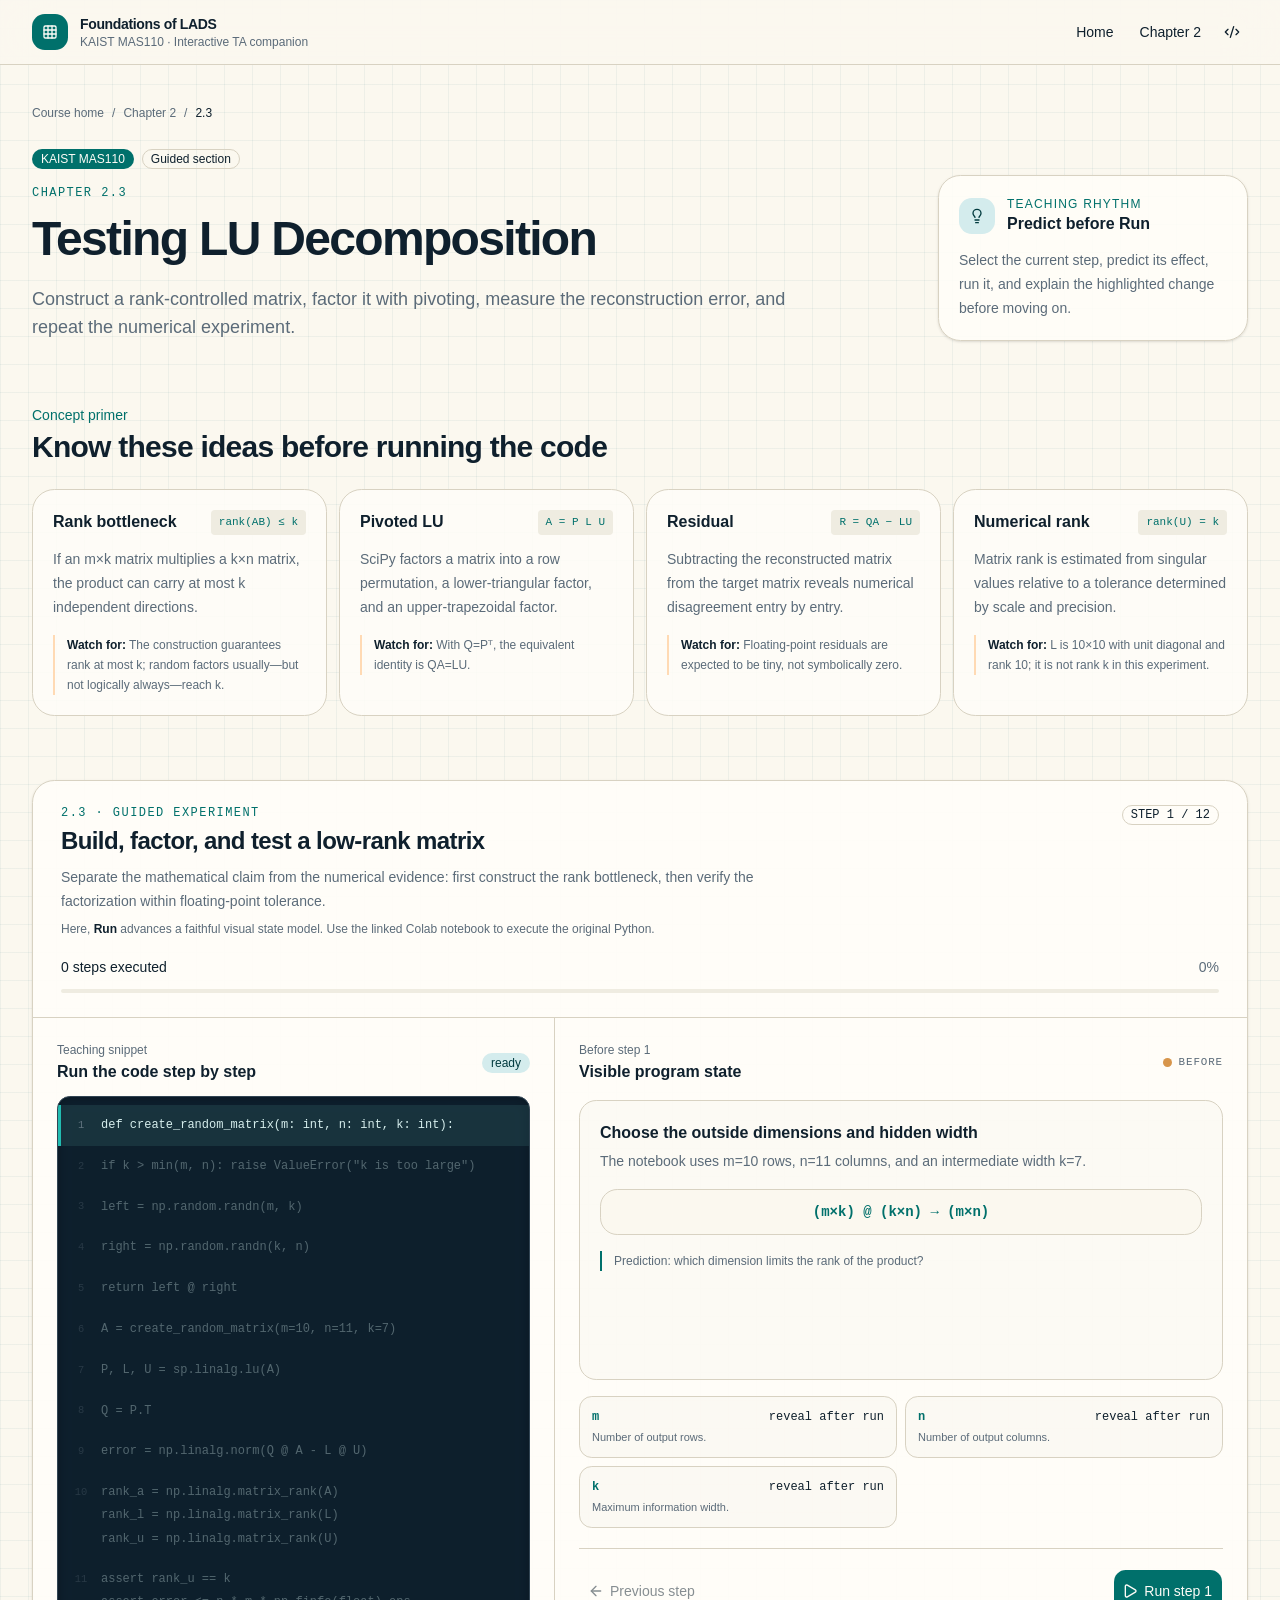
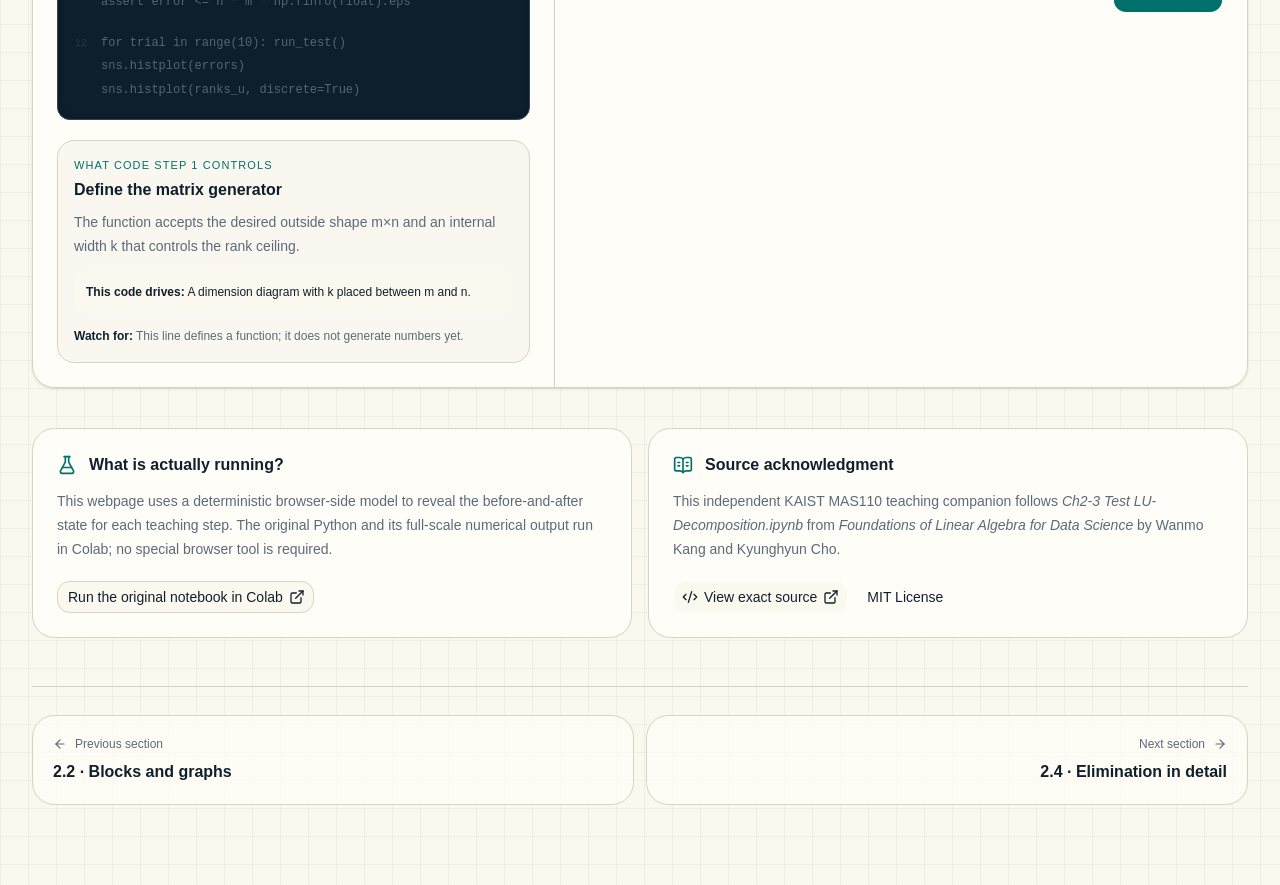
<file: mas110-lads-lab/chapter-2/lu-decomposition.html>
<!DOCTYPE html><html lang="en"><head><meta charSet="utf-8"/><meta name="viewport" content="width=device-width, initial-scale=1"/><link rel="stylesheet" href="https://statchan1106.github.io/mas110-lads-lab/_next/static/css/index.B9QvD5gJ.css" data-rsc-css-href="https://statchan1106.github.io/mas110-lads-lab/_next/static/css/index.B9QvD5gJ.css" data-precedence="vite-rsc/importer-resources"/><link rel="modulepreload" fetchPriority="low" href="https://statchan1106.github.io/mas110-lads-lab/_next/static/chunks/index-DgZN51Ll.js"/><script src="https://statchan1106.github.io/mas110-lads-lab/_next/static/chunks/rolldown-runtime-C60lm6uB.js" type="module" async=""></script><script src="https://statchan1106.github.io/mas110-lads-lab/_next/static/chunks/framework-D_rUT4EX.js" type="module" async=""></script><link rel="modulepreload" href="https://statchan1106.github.io/mas110-lads-lab/_next/static/chunks/layout-segment-context-nbl69kaL.js" crossorigin=""/><link rel="modulepreload" href="https://statchan1106.github.io/mas110-lads-lab/_next/static/chunks/Icon-D0zGVybZ.js" crossorigin=""/><link rel="modulepreload" href="https://statchan1106.github.io/mas110-lads-lab/_next/static/chunks/code-walkthrough-wOQbT-0M.js" crossorigin=""/><link rel="modulepreload" href="https://statchan1106.github.io/mas110-lads-lab/_next/static/chunks/useBaseUiId-CojXiBwY.js" crossorigin=""/><link rel="modulepreload" href="https://statchan1106.github.io/mas110-lads-lab/_next/static/chunks/useRefWithInit-B31ZfqpP.js" crossorigin=""/><title>2.3 Testing LU Decomposition · KAIST MAS110</title><meta name="description" content="Construct a rank-controlled matrix, factor it with pivoting, measure the reconstruction error, and repeat the numerical experiment."/><meta property="og:title" content="Testing LU Decomposition"/><meta property="og:description" content="Construct a rank-controlled matrix, factor it with pivoting, measure the reconstruction error, and repeat the numerical experiment."/><meta name="twitter:card" content="summary"/><meta name="twitter:title" content="Testing LU Decomposition"/><meta name="twitter:description" content="Construct a rank-controlled matrix, factor it with pivoting, measure the reconstruction error, and repeat the numerical experiment."/><script>Object.assign(((self[Symbol.for("vinext.navigationRuntime")]??={bootstrap:{routeManifest:null},functions:{}}).bootstrap.rsc??={rsc:[]}),{params:{},nav:{"pathname":"/chapter-2/lu-decomposition","searchParams":[]}})</script><link rel="modulepreload" href="https://statchan1106.github.io/mas110-lads-lab/_next/static/chunks/index-DgZN51Ll.js" />
</head><body><div class="min-h-screen"><header class="sticky top-0 z-40 border-b bg-background/88 backdrop-blur-xl"><a class="skip-link" href="#main-content">Skip to main content</a><div class="mx-auto flex h-16 max-w-7xl items-center justify-between px-4 sm:px-6 lg:px-8"><a class="flex items-center gap-3" href="/mas110-lads-lab/" aria-label="KAIST MAS110 course home"><span class="grid size-9 place-items-center rounded-lg bg-primary text-primary-foreground"><svg xmlns="http://www.w3.org/2000/svg" width="24" height="24" viewBox="0 0 24 24" fill="none" stroke="currentColor" stroke-width="2" stroke-linecap="round" stroke-linejoin="round" class="lucide lucide-grid3x3 lucide-grid-3x3 size-4" aria-hidden="true"><rect width="18" height="18" x="3" y="3" rx="2"></rect><path d="M3 9h18"></path><path d="M3 15h18"></path><path d="M9 3v18"></path><path d="M15 3v18"></path></svg></span><span><span class="block text-sm font-semibold tracking-tight">Foundations of LADS</span><span class="hidden text-xs text-muted-foreground sm:block">KAIST MAS110 · Interactive TA companion</span></span></a><nav class="flex items-center gap-1" aria-label="Main navigation"><a class="group/button shrink-0 items-center justify-center rounded-lg border border-transparent bg-clip-padding text-sm font-medium whitespace-nowrap transition-all outline-none select-none focus-visible:border-ring focus-visible:ring-3 focus-visible:ring-ring/50 active:not-aria-[haspopup]:translate-y-px disabled:pointer-events-none disabled:opacity-50 aria-invalid:border-destructive aria-invalid:ring-3 aria-invalid:ring-destructive/20 dark:aria-invalid:border-destructive/50 dark:aria-invalid:ring-destructive/40 [&amp;_svg]:pointer-events-none [&amp;_svg]:shrink-0 [&amp;_svg:not([class*=&#x27;size-&#x27;])]:size-4 hover:bg-muted hover:text-foreground aria-expanded:bg-muted aria-expanded:text-foreground dark:hover:bg-muted/50 h-8 gap-1.5 px-2.5 has-data-[icon=inline-end]:pr-2 has-data-[icon=inline-start]:pl-2 hidden sm:inline-flex" href="/mas110-lads-lab/">Home</a><a class="group/button inline-flex shrink-0 items-center justify-center rounded-lg border border-transparent bg-clip-padding text-sm font-medium whitespace-nowrap transition-all outline-none select-none focus-visible:border-ring focus-visible:ring-3 focus-visible:ring-ring/50 active:not-aria-[haspopup]:translate-y-px disabled:pointer-events-none disabled:opacity-50 aria-invalid:border-destructive aria-invalid:ring-3 aria-invalid:ring-destructive/20 dark:aria-invalid:border-destructive/50 dark:aria-invalid:ring-destructive/40 [&amp;_svg]:pointer-events-none [&amp;_svg]:shrink-0 [&amp;_svg:not([class*=&#x27;size-&#x27;])]:size-4 hover:bg-muted hover:text-foreground aria-expanded:bg-muted aria-expanded:text-foreground dark:hover:bg-muted/50 h-8 gap-1.5 px-2.5 has-data-[icon=inline-end]:pr-2 has-data-[icon=inline-start]:pl-2" href="/mas110-lads-lab/chapter-2.html"><span class="sm:hidden">Ch. 2</span><span class="hidden sm:inline">Chapter 2</span></a><a class="group/button inline-flex shrink-0 items-center justify-center rounded-lg border border-transparent bg-clip-padding text-sm font-medium whitespace-nowrap transition-all outline-none select-none focus-visible:border-ring focus-visible:ring-3 focus-visible:ring-ring/50 active:not-aria-[haspopup]:translate-y-px disabled:pointer-events-none disabled:opacity-50 aria-invalid:border-destructive aria-invalid:ring-3 aria-invalid:ring-destructive/20 dark:aria-invalid:border-destructive/50 dark:aria-invalid:ring-destructive/40 [&amp;_svg]:pointer-events-none [&amp;_svg]:shrink-0 [&amp;_svg:not([class*=&#x27;size-&#x27;])]:size-4 border-border bg-background hover:bg-muted hover:text-foreground aria-expanded:bg-muted aria-expanded:text-foreground dark:border-input dark:bg-input/30 dark:hover:bg-input/50 size-8" href="https://github.com/kyunghyuncho/Foundations_of_LADS" target="_blank" rel="noreferrer" aria-label="Open the original GitHub repository"><svg xmlns="http://www.w3.org/2000/svg" width="24" height="24" viewBox="0 0 24 24" fill="none" stroke="currentColor" stroke-width="2" stroke-linecap="round" stroke-linejoin="round" class="lucide lucide-code-xml" aria-hidden="true"><path d="m18 16 4-4-4-4"></path><path d="m6 8-4 4 4 4"></path><path d="m14.5 4-5 16"></path></svg></a></nav></div></header><main id="main-content" class="mx-auto max-w-7xl px-4 pb-20 pt-7 sm:px-6 sm:pt-10 lg:px-8"><nav class="mb-7 flex flex-wrap items-center gap-2 text-xs text-muted-foreground" aria-label="Breadcrumb"><a class="hover:text-foreground" href="/mas110-lads-lab/">Course home</a><span aria-hidden="true">/</span><a class="hover:text-foreground" href="/mas110-lads-lab/chapter-2.html">Chapter 2</a><span aria-hidden="true">/</span><span class="text-foreground" aria-current="page">2.3</span></nav><section class="grid gap-7 lg:grid-cols-[minmax(0,1fr)_310px] lg:items-end"><div><div class="mb-4 flex flex-wrap items-center gap-2"><span data-slot="badge" data-variant="default" class="group/badge inline-flex h-5 w-fit shrink-0 items-center justify-center gap-1 overflow-hidden rounded-4xl border border-transparent px-2 py-0.5 text-xs font-medium whitespace-nowrap transition-all focus-visible:border-ring focus-visible:ring-[3px] focus-visible:ring-ring/50 has-data-[icon=inline-end]:pr-1.5 has-data-[icon=inline-start]:pl-1.5 aria-invalid:border-destructive aria-invalid:ring-destructive/20 dark:aria-invalid:ring-destructive/40 [&amp;&gt;svg]:pointer-events-none [&amp;&gt;svg]:size-3! bg-primary text-primary-foreground [a]:hover:bg-primary/80">KAIST MAS110</span><span data-slot="badge" data-variant="outline" class="group/badge inline-flex h-5 w-fit shrink-0 items-center justify-center gap-1 overflow-hidden rounded-4xl border px-2 py-0.5 text-xs font-medium whitespace-nowrap transition-all focus-visible:border-ring focus-visible:ring-[3px] focus-visible:ring-ring/50 has-data-[icon=inline-end]:pr-1.5 has-data-[icon=inline-start]:pl-1.5 aria-invalid:border-destructive aria-invalid:ring-destructive/20 dark:aria-invalid:ring-destructive/40 [&amp;&gt;svg]:pointer-events-none [&amp;&gt;svg]:size-3! border-border text-foreground [a]:hover:bg-muted [a]:hover:text-muted-foreground">Guided section</span></div><p class="font-mono text-xs uppercase tracking-[0.12em] text-primary">Chapter <!-- -->2.3</p><h1 class="mt-2 max-w-4xl text-3xl font-semibold leading-tight tracking-[-0.035em] text-balance sm:text-5xl">Testing LU Decomposition</h1><p class="mt-4 max-w-3xl text-base leading-7 text-muted-foreground sm:text-lg">Construct a rank-controlled matrix, factor it with pivoting, measure the reconstruction error, and repeat the numerical experiment.</p></div><aside class="rounded-2xl border bg-card/88 p-5 shadow-sm" aria-label="How to use this section"><div class="flex items-center gap-3"><span class="grid size-9 place-items-center rounded-lg bg-secondary text-secondary-foreground"><svg xmlns="http://www.w3.org/2000/svg" width="24" height="24" viewBox="0 0 24 24" fill="none" stroke="currentColor" stroke-width="2" stroke-linecap="round" stroke-linejoin="round" class="lucide lucide-lightbulb size-4" aria-hidden="true"><path d="M15 14c.2-1 .7-1.7 1.5-2.5 1-.9 1.5-2.2 1.5-3.5A6 6 0 0 0 6 8c0 1 .2 2.2 1.5 3.5.7.7 1.3 1.5 1.5 2.5"></path><path d="M9 18h6"></path><path d="M10 22h4"></path></svg></span><div><p class="text-xs uppercase tracking-[0.1em] text-primary">Teaching rhythm</p><h2 class="font-semibold">Predict before Run</h2></div></div><p class="mt-3 text-sm leading-6 text-muted-foreground">Select the current step, predict its effect, run it, and explain the highlighted change before moving on.</p></aside></section><section class="py-12 sm:py-16" aria-labelledby="primer-heading"><div class="mb-6"><p class="text-sm font-medium text-primary">Concept primer</p><h2 id="primer-heading" class="mt-1 text-2xl font-semibold tracking-tight sm:text-3xl">Know these ideas before running the code</h2></div><div class="grid gap-3 sm:grid-cols-2 lg:grid-cols-4"><article class="rounded-2xl border bg-card/84 p-5"><div class="flex items-start justify-between gap-3"><h3 class="font-semibold">Rank bottleneck</h3><code class="shrink-0 rounded bg-muted px-2 py-1 text-[11px] text-primary">rank(AB) ≤ k</code></div><p class="mt-3 text-sm leading-6 text-muted-foreground">If an m×k matrix multiplies a k×n matrix, the product can carry at most k independent directions.</p><p class="mt-4 border-l-2 border-accent pl-3 text-xs leading-5 text-muted-foreground"><strong class="text-foreground">Watch for:</strong> <!-- -->The construction guarantees rank at most k; random factors usually—but not logically always—reach k.</p></article><article class="rounded-2xl border bg-card/84 p-5"><div class="flex items-start justify-between gap-3"><h3 class="font-semibold">Pivoted LU</h3><code class="shrink-0 rounded bg-muted px-2 py-1 text-[11px] text-primary">A = P L U</code></div><p class="mt-3 text-sm leading-6 text-muted-foreground">SciPy factors a matrix into a row permutation, a lower-triangular factor, and an upper-trapezoidal factor.</p><p class="mt-4 border-l-2 border-accent pl-3 text-xs leading-5 text-muted-foreground"><strong class="text-foreground">Watch for:</strong> <!-- -->With Q=Pᵀ, the equivalent identity is QA=LU.</p></article><article class="rounded-2xl border bg-card/84 p-5"><div class="flex items-start justify-between gap-3"><h3 class="font-semibold">Residual</h3><code class="shrink-0 rounded bg-muted px-2 py-1 text-[11px] text-primary">R = QA − LU</code></div><p class="mt-3 text-sm leading-6 text-muted-foreground">Subtracting the reconstructed matrix from the target matrix reveals numerical disagreement entry by entry.</p><p class="mt-4 border-l-2 border-accent pl-3 text-xs leading-5 text-muted-foreground"><strong class="text-foreground">Watch for:</strong> <!-- -->Floating-point residuals are expected to be tiny, not symbolically zero.</p></article><article class="rounded-2xl border bg-card/84 p-5"><div class="flex items-start justify-between gap-3"><h3 class="font-semibold">Numerical rank</h3><code class="shrink-0 rounded bg-muted px-2 py-1 text-[11px] text-primary">rank(U) = k</code></div><p class="mt-3 text-sm leading-6 text-muted-foreground">Matrix rank is estimated from singular values relative to a tolerance determined by scale and precision.</p><p class="mt-4 border-l-2 border-accent pl-3 text-xs leading-5 text-muted-foreground"><strong class="text-foreground">Watch for:</strong> <!-- -->L is 10×10 with unit diagonal and rank 10; it is not rank k in this experiment.</p></article></div></section><section class="overflow-hidden rounded-2xl border bg-card/94 shadow-sm" aria-label="Build, factor, and test a low-rank matrix"><header class="border-b px-5 py-5 sm:px-7 sm:py-6"><div class="flex flex-col justify-between gap-3 sm:flex-row sm:items-start"><div><p class="font-mono text-xs uppercase tracking-[0.12em] text-primary">2.3 · Guided experiment</p><h2 class="mt-1 text-xl font-semibold tracking-tight sm:text-2xl">Build, factor, and test a low-rank matrix</h2><p class="mt-2 max-w-3xl text-sm leading-6 text-muted-foreground">Separate the mathematical claim from the numerical evidence: first construct the rank bottleneck, then verify the factorization within floating-point tolerance.</p><p class="mt-2 text-xs text-muted-foreground">Here, <strong class="text-foreground">Run</strong> advances a faithful visual state model. Use the linked Colab notebook to execute the original Python.</p></div><span data-slot="badge" data-variant="outline" class="group/badge inline-flex h-5 shrink-0 items-center justify-center gap-1 overflow-hidden rounded-4xl border px-2 py-0.5 text-xs font-medium whitespace-nowrap transition-all focus-visible:border-ring focus-visible:ring-[3px] focus-visible:ring-ring/50 has-data-[icon=inline-end]:pr-1.5 has-data-[icon=inline-start]:pl-1.5 aria-invalid:border-destructive aria-invalid:ring-destructive/20 dark:aria-invalid:ring-destructive/40 [&amp;&gt;svg]:pointer-events-none [&amp;&gt;svg]:size-3! border-border text-foreground [a]:hover:bg-muted [a]:hover:text-muted-foreground w-fit font-mono">STEP <!-- -->1<!-- --> / <!-- -->12</span></div><div data-progressing="" aria-valuemax="100" aria-valuemin="0" aria-valuenow="0" aria-valuetext="0%" role="progressbar" data-slot="progress" class="flex flex-wrap gap-3 mt-5"><span data-progressing="" id="base-ui-_R_2m69i_" role="presentation" data-slot="progress-label" class="text-sm font-medium">0 steps executed</span><span data-progressing="" aria-hidden="true" data-slot="progress-value" class="text-muted-foreground ml-auto text-sm tabular-nums">0%</span><div data-progressing="" data-slot="progress-track" class="bg-muted h-1 rounded-full relative flex w-full items-center overflow-x-hidden"><div data-progressing="" style="inset-inline-start:0;height:inherit;width:0%" data-slot="progress-indicator" class="bg-primary h-full transition-all"></div></div><span role="presentation" style="clip-path:inset(50%);overflow:hidden;white-space:nowrap;border:0;padding:0;width:1px;height:1px;margin:-1px;position:fixed;top:0;left:0">x</span></div></header><output class="sr-only" aria-live="polite">Step 1 is ready. Define the matrix generator</output><div class="hidden lg:grid lg:grid-cols-[minmax(330px,0.86fr)_minmax(420px,1.14fr)]"><section class="border-r p-6" aria-label="Source code"><div class="mb-3 flex items-center justify-between"><div><p class="text-xs text-muted-foreground">Teaching snippet</p><h3 class="mt-0.5 font-semibold">Run the code step by step</h3></div><span data-slot="badge" data-variant="secondary" class="group/badge inline-flex h-5 w-fit shrink-0 items-center justify-center gap-1 overflow-hidden rounded-4xl border border-transparent px-2 py-0.5 text-xs font-medium whitespace-nowrap transition-all focus-visible:border-ring focus-visible:ring-[3px] focus-visible:ring-ring/50 has-data-[icon=inline-end]:pr-1.5 has-data-[icon=inline-start]:pl-1.5 aria-invalid:border-destructive aria-invalid:ring-destructive/20 dark:aria-invalid:ring-destructive/40 [&amp;&gt;svg]:pointer-events-none [&amp;&gt;svg]:size-3! bg-secondary text-secondary-foreground [a]:hover:bg-secondary/80">ready</span></div><ol class="code-walkthrough-window" aria-label="Teaching code sequence"><li><button type="button" class="code-walkthrough-line is-active" aria-current="step" aria-label="Step 1: Define the matrix generator, ready"><span class="code-walkthrough-number">1</span><code>def create_random_matrix(m: int, n: int, k: int):</code></button></li><li><button type="button" disabled="" class="code-walkthrough-line" aria-label="Step 2: Reject an impossible requested rank, locked"><span class="code-walkthrough-number">2</span><code>if k &gt; min(m, n): raise ValueError(&quot;k is too large&quot;)</code></button></li><li><button type="button" disabled="" class="code-walkthrough-line" aria-label="Step 3: Generate the left random factor, locked"><span class="code-walkthrough-number">3</span><code>left = np.random.randn(m, k)</code></button></li><li><button type="button" disabled="" class="code-walkthrough-line" aria-label="Step 4: Generate the compatible right factor, locked"><span class="code-walkthrough-number">4</span><code>right = np.random.randn(k, n)</code></button></li><li><button type="button" disabled="" class="code-walkthrough-line" aria-label="Step 5: Create the rank-controlled product, locked"><span class="code-walkthrough-number">5</span><code>return left @ right</code></button></li><li><button type="button" disabled="" class="code-walkthrough-line" aria-label="Step 6: Bind the product as the test matrix, locked"><span class="code-walkthrough-number">6</span><code>A = create_random_matrix(m=10, n=11, k=7)</code></button></li><li><button type="button" disabled="" class="code-walkthrough-line" aria-label="Step 7: Factor A with partial pivoting, locked"><span class="code-walkthrough-number">7</span><code>P, L, U = sp.linalg.lu(A)</code></button></li><li><button type="button" disabled="" class="code-walkthrough-line" aria-label="Step 8: Move the permutation to the left side, locked"><span class="code-walkthrough-number">8</span><code>Q = P.T</code></button></li><li><button type="button" disabled="" class="code-walkthrough-line" aria-label="Step 9: Measure reconstruction error, locked"><span class="code-walkthrough-number">9</span><code>error = np.linalg.norm(Q @ A - L @ U)</code></button></li><li><button type="button" disabled="" class="code-walkthrough-line" aria-label="Step 10: Measure the ranks of the factors, locked"><span class="code-walkthrough-number">10</span><code>rank_a = np.linalg.matrix_rank(A)
rank_l = np.linalg.matrix_rank(L)
rank_u = np.linalg.matrix_rank(U)</code></button></li><li><button type="button" disabled="" class="code-walkthrough-line" aria-label="Step 11: Turn the claims into tests, locked"><span class="code-walkthrough-number">11</span><code>assert rank_u == k
assert error &lt;= n * m * np.finfo(float).eps</code></button></li><li><button type="button" disabled="" class="code-walkthrough-line" aria-label="Step 12: Repeat the experiment ten times, locked"><span class="code-walkthrough-number">12</span><code>for trial in range(10): run_test()
sns.histplot(errors)
sns.histplot(ranks_u, discrete=True)</code></button></li></ol><div class="mt-5"><div class="rounded-xl border bg-muted/35 p-4"><p class="text-[11px] uppercase tracking-[0.1em] text-primary">What code step <!-- -->1<!-- --> controls</p><h3 class="mt-1 font-semibold">Define the matrix generator</h3><p class="mt-2 text-sm leading-6 text-muted-foreground">The function accepts the desired outside shape m×n and an internal width k that controls the rank ceiling.</p><div class="mt-3 rounded-lg bg-background p-3 text-xs leading-5"><strong>This code drives:</strong> <!-- -->A dimension diagram with k placed between m and n.</div><p class="mt-3 text-xs leading-5 text-muted-foreground"><strong class="text-foreground">Watch for:</strong> <!-- -->This line defines a function; it does not generate numbers yet.</p></div></div></section><section class="p-6" aria-label="Visualization and variables"><div class="mb-4 flex items-center justify-between gap-3"><div><p class="text-xs text-muted-foreground">Before step 1</p><h3 class="mt-0.5 font-semibold">Visible program state</h3></div><span class="state-indicator"><span></span>before</span></div><div class="min-h-[280px] rounded-xl border bg-muted/22 p-4 sm:p-5"><div class="walk-visual-enter"><div class="mb-4"><h3 class="font-semibold">Choose the outside dimensions and hidden width</h3><p class="mt-1 text-sm leading-6 text-muted-foreground">The notebook uses m=10 rows, n=11 columns, and an intermediate width k=7.</p></div><div class="mb-4 overflow-x-auto rounded-xl border bg-background px-4 py-3 text-center font-mono text-sm font-semibold text-primary">(m×k) @ (k×n) → (m×n)</div><p class="mt-4 border-l-2 border-primary pl-3 text-xs leading-5 text-muted-foreground">Prediction: which dimension limits the rank of the product?</p></div></div><div class="mt-4"><div class="grid gap-2 sm:grid-cols-2"><div class="rounded-lg border p-3 transition-colors bg-muted/25"><div class="flex items-center justify-between gap-3"><code class="text-xs font-semibold text-primary">m</code><code class="text-right text-xs">reveal after run</code></div><p class="mt-1 text-[11px] leading-4 text-muted-foreground">Number of output rows.</p></div><div class="rounded-lg border p-3 transition-colors bg-muted/25"><div class="flex items-center justify-between gap-3"><code class="text-xs font-semibold text-primary">n</code><code class="text-right text-xs">reveal after run</code></div><p class="mt-1 text-[11px] leading-4 text-muted-foreground">Number of output columns.</p></div><div class="rounded-lg border p-3 transition-colors bg-muted/25"><div class="flex items-center justify-between gap-3"><code class="text-xs font-semibold text-primary">k</code><code class="text-right text-xs">reveal after run</code></div><p class="mt-1 text-[11px] leading-4 text-muted-foreground">Maximum information width.</p></div></div></div><div class="mt-5 flex items-center justify-between gap-3 border-t pt-5"><button type="button" data-disabled="" tabindex="0" disabled="" data-slot="button" class="group/button inline-flex shrink-0 items-center justify-center rounded-lg border border-transparent bg-clip-padding text-sm font-medium whitespace-nowrap transition-all outline-none select-none focus-visible:border-ring focus-visible:ring-3 focus-visible:ring-ring/50 active:not-aria-[haspopup]:translate-y-px disabled:pointer-events-none disabled:opacity-50 aria-invalid:border-destructive aria-invalid:ring-3 aria-invalid:ring-destructive/20 dark:aria-invalid:border-destructive/50 dark:aria-invalid:ring-destructive/40 [&amp;_svg]:pointer-events-none [&amp;_svg]:shrink-0 [&amp;_svg:not([class*=&#x27;size-&#x27;])]:size-4 hover:bg-muted hover:text-foreground aria-expanded:bg-muted aria-expanded:text-foreground dark:hover:bg-muted/50 h-8 gap-1.5 px-2.5 has-data-[icon=inline-end]:pr-2 has-data-[icon=inline-start]:pl-2 min-h-11"><svg xmlns="http://www.w3.org/2000/svg" width="24" height="24" viewBox="0 0 24 24" fill="none" stroke="currentColor" stroke-width="2" stroke-linecap="round" stroke-linejoin="round" class="lucide lucide-arrow-left" data-icon="inline-start" aria-hidden="true"><path d="m12 19-7-7 7-7"></path><path d="M19 12H5"></path></svg>Previous step</button><button type="button" tabindex="0" data-slot="button" class="group/button inline-flex shrink-0 items-center justify-center rounded-lg border border-transparent bg-clip-padding text-sm font-medium whitespace-nowrap transition-all outline-none select-none focus-visible:border-ring focus-visible:ring-3 focus-visible:ring-ring/50 active:not-aria-[haspopup]:translate-y-px disabled:pointer-events-none disabled:opacity-50 aria-invalid:border-destructive aria-invalid:ring-3 aria-invalid:ring-destructive/20 dark:aria-invalid:border-destructive/50 dark:aria-invalid:ring-destructive/40 [&amp;_svg]:pointer-events-none [&amp;_svg]:shrink-0 [&amp;_svg:not([class*=&#x27;size-&#x27;])]:size-4 bg-primary text-primary-foreground hover:bg-primary/80 h-9 gap-1.5 px-2.5 has-data-[icon=inline-end]:pr-2 has-data-[icon=inline-start]:pl-2 min-h-11"><svg xmlns="http://www.w3.org/2000/svg" width="24" height="24" viewBox="0 0 24 24" fill="none" stroke="currentColor" stroke-width="2" stroke-linecap="round" stroke-linejoin="round" class="lucide lucide-play" data-icon="inline-start" aria-hidden="true"><path d="M5 5a2 2 0 0 1 3.008-1.728l11.997 6.998a2 2 0 0 1 .003 3.458l-12 7A2 2 0 0 1 5 19z"></path></svg>Run step <!-- -->1</button></div></section></div><div class="lg:hidden"><section class="p-5" aria-label="Current code step"><div class="mb-3 flex items-center justify-between"><p class="text-xs font-medium text-primary">Current code</p><span data-slot="badge" data-variant="secondary" class="group/badge inline-flex h-5 w-fit shrink-0 items-center justify-center gap-1 overflow-hidden rounded-4xl border border-transparent px-2 py-0.5 text-xs font-medium whitespace-nowrap transition-all focus-visible:border-ring focus-visible:ring-[3px] focus-visible:ring-ring/50 has-data-[icon=inline-end]:pr-1.5 has-data-[icon=inline-start]:pl-1.5 aria-invalid:border-destructive aria-invalid:ring-destructive/20 dark:aria-invalid:ring-destructive/40 [&amp;&gt;svg]:pointer-events-none [&amp;&gt;svg]:size-3! bg-secondary text-secondary-foreground [a]:hover:bg-secondary/80">ready</span></div><pre class="mobile-active-code"><code>def create_random_matrix(m: int, n: int, k: int):</code></pre><button type="button" tabindex="0" data-slot="button" class="group/button inline-flex shrink-0 items-center justify-center rounded-lg border border-transparent bg-clip-padding text-sm font-medium whitespace-nowrap transition-all outline-none select-none focus-visible:border-ring focus-visible:ring-3 focus-visible:ring-ring/50 active:not-aria-[haspopup]:translate-y-px disabled:pointer-events-none disabled:opacity-50 aria-invalid:border-destructive aria-invalid:ring-3 aria-invalid:ring-destructive/20 dark:aria-invalid:border-destructive/50 dark:aria-invalid:ring-destructive/40 [&amp;_svg]:pointer-events-none [&amp;_svg]:shrink-0 [&amp;_svg:not([class*=&#x27;size-&#x27;])]:size-4 bg-primary text-primary-foreground hover:bg-primary/80 h-9 gap-1.5 px-2.5 has-data-[icon=inline-end]:pr-2 has-data-[icon=inline-start]:pl-2 mt-3 min-h-11 w-full"><svg xmlns="http://www.w3.org/2000/svg" width="24" height="24" viewBox="0 0 24 24" fill="none" stroke="currentColor" stroke-width="2" stroke-linecap="round" stroke-linejoin="round" class="lucide lucide-play" data-icon="inline-start" aria-hidden="true"><path d="M5 5a2 2 0 0 1 3.008-1.728l11.997 6.998a2 2 0 0 1 .003 3.458l-12 7A2 2 0 0 1 5 19z"></path></svg>Run step <!-- -->1</button></section><section class="border-t p-5" aria-label="Visualization"><div class="mb-4 flex items-center justify-between gap-3"><div><p class="text-xs text-muted-foreground">Before step 1</p><h3 class="mt-0.5 font-semibold">Visible program state</h3></div><span class="state-indicator"><span></span>before</span></div><div class="min-h-[280px] rounded-xl border bg-muted/22 p-4 sm:p-5"><div class="walk-visual-enter"><div class="mb-4"><h3 class="font-semibold">Choose the outside dimensions and hidden width</h3><p class="mt-1 text-sm leading-6 text-muted-foreground">The notebook uses m=10 rows, n=11 columns, and an intermediate width k=7.</p></div><div class="mb-4 overflow-x-auto rounded-xl border bg-background px-4 py-3 text-center font-mono text-sm font-semibold text-primary">(m×k) @ (k×n) → (m×n)</div><p class="mt-4 border-l-2 border-primary pl-3 text-xs leading-5 text-muted-foreground">Prediction: which dimension limits the rank of the product?</p></div></div></section><section class="space-y-4 border-t p-5" aria-label="Explanation and variables"><div class="rounded-xl border bg-muted/35 p-4"><p class="text-[11px] uppercase tracking-[0.1em] text-primary">What code step <!-- -->1<!-- --> controls</p><h3 class="mt-1 font-semibold">Define the matrix generator</h3><p class="mt-2 text-sm leading-6 text-muted-foreground">The function accepts the desired outside shape m×n and an internal width k that controls the rank ceiling.</p><div class="mt-3 rounded-lg bg-background p-3 text-xs leading-5"><strong>This code drives:</strong> <!-- -->A dimension diagram with k placed between m and n.</div><p class="mt-3 text-xs leading-5 text-muted-foreground"><strong class="text-foreground">Watch for:</strong> <!-- -->This line defines a function; it does not generate numbers yet.</p></div><div class="grid gap-2 sm:grid-cols-2"><div class="rounded-lg border p-3 transition-colors bg-muted/25"><div class="flex items-center justify-between gap-3"><code class="text-xs font-semibold text-primary">m</code><code class="text-right text-xs">reveal after run</code></div><p class="mt-1 text-[11px] leading-4 text-muted-foreground">Number of output rows.</p></div><div class="rounded-lg border p-3 transition-colors bg-muted/25"><div class="flex items-center justify-between gap-3"><code class="text-xs font-semibold text-primary">n</code><code class="text-right text-xs">reveal after run</code></div><p class="mt-1 text-[11px] leading-4 text-muted-foreground">Number of output columns.</p></div><div class="rounded-lg border p-3 transition-colors bg-muted/25"><div class="flex items-center justify-between gap-3"><code class="text-xs font-semibold text-primary">k</code><code class="text-right text-xs">reveal after run</code></div><p class="mt-1 text-[11px] leading-4 text-muted-foreground">Maximum information width.</p></div></div><details class="rounded-xl border bg-background"><summary class="flex min-h-11 cursor-pointer list-none items-center justify-between px-4 py-3 text-sm font-medium">View all code steps<svg xmlns="http://www.w3.org/2000/svg" width="24" height="24" viewBox="0 0 24 24" fill="none" stroke="currentColor" stroke-width="2" stroke-linecap="round" stroke-linejoin="round" class="lucide lucide-chevron-down size-4 text-muted-foreground" aria-hidden="true"><path d="m6 9 6 6 6-6"></path></svg></summary><div class="border-t p-3"><ol class="code-walkthrough-window" aria-label="Teaching code sequence"><li><button type="button" class="code-walkthrough-line is-active" aria-current="step" aria-label="Step 1: Define the matrix generator, ready"><span class="code-walkthrough-number">1</span><code>def create_random_matrix(m: int, n: int, k: int):</code></button></li><li><button type="button" disabled="" class="code-walkthrough-line" aria-label="Step 2: Reject an impossible requested rank, locked"><span class="code-walkthrough-number">2</span><code>if k &gt; min(m, n): raise ValueError(&quot;k is too large&quot;)</code></button></li><li><button type="button" disabled="" class="code-walkthrough-line" aria-label="Step 3: Generate the left random factor, locked"><span class="code-walkthrough-number">3</span><code>left = np.random.randn(m, k)</code></button></li><li><button type="button" disabled="" class="code-walkthrough-line" aria-label="Step 4: Generate the compatible right factor, locked"><span class="code-walkthrough-number">4</span><code>right = np.random.randn(k, n)</code></button></li><li><button type="button" disabled="" class="code-walkthrough-line" aria-label="Step 5: Create the rank-controlled product, locked"><span class="code-walkthrough-number">5</span><code>return left @ right</code></button></li><li><button type="button" disabled="" class="code-walkthrough-line" aria-label="Step 6: Bind the product as the test matrix, locked"><span class="code-walkthrough-number">6</span><code>A = create_random_matrix(m=10, n=11, k=7)</code></button></li><li><button type="button" disabled="" class="code-walkthrough-line" aria-label="Step 7: Factor A with partial pivoting, locked"><span class="code-walkthrough-number">7</span><code>P, L, U = sp.linalg.lu(A)</code></button></li><li><button type="button" disabled="" class="code-walkthrough-line" aria-label="Step 8: Move the permutation to the left side, locked"><span class="code-walkthrough-number">8</span><code>Q = P.T</code></button></li><li><button type="button" disabled="" class="code-walkthrough-line" aria-label="Step 9: Measure reconstruction error, locked"><span class="code-walkthrough-number">9</span><code>error = np.linalg.norm(Q @ A - L @ U)</code></button></li><li><button type="button" disabled="" class="code-walkthrough-line" aria-label="Step 10: Measure the ranks of the factors, locked"><span class="code-walkthrough-number">10</span><code>rank_a = np.linalg.matrix_rank(A)
rank_l = np.linalg.matrix_rank(L)
rank_u = np.linalg.matrix_rank(U)</code></button></li><li><button type="button" disabled="" class="code-walkthrough-line" aria-label="Step 11: Turn the claims into tests, locked"><span class="code-walkthrough-number">11</span><code>assert rank_u == k
assert error &lt;= n * m * np.finfo(float).eps</code></button></li><li><button type="button" disabled="" class="code-walkthrough-line" aria-label="Step 12: Repeat the experiment ten times, locked"><span class="code-walkthrough-number">12</span><code>for trial in range(10): run_test()
sns.histplot(errors)
sns.histplot(ranks_u, discrete=True)</code></button></li></ol></div></details><div class="grid grid-cols-2 gap-2 border-t pt-4"><button type="button" data-disabled="" tabindex="0" disabled="" data-slot="button" class="group/button inline-flex shrink-0 items-center justify-center rounded-lg border border-transparent bg-clip-padding text-sm font-medium whitespace-nowrap transition-all outline-none select-none focus-visible:border-ring focus-visible:ring-3 focus-visible:ring-ring/50 active:not-aria-[haspopup]:translate-y-px disabled:pointer-events-none disabled:opacity-50 aria-invalid:border-destructive aria-invalid:ring-3 aria-invalid:ring-destructive/20 dark:aria-invalid:border-destructive/50 dark:aria-invalid:ring-destructive/40 [&amp;_svg]:pointer-events-none [&amp;_svg]:shrink-0 [&amp;_svg:not([class*=&#x27;size-&#x27;])]:size-4 hover:bg-muted hover:text-foreground aria-expanded:bg-muted aria-expanded:text-foreground dark:hover:bg-muted/50 h-8 gap-1.5 px-2.5 has-data-[icon=inline-end]:pr-2 has-data-[icon=inline-start]:pl-2 min-h-11"><svg xmlns="http://www.w3.org/2000/svg" width="24" height="24" viewBox="0 0 24 24" fill="none" stroke="currentColor" stroke-width="2" stroke-linecap="round" stroke-linejoin="round" class="lucide lucide-arrow-left" data-icon="inline-start" aria-hidden="true"><path d="m12 19-7-7 7-7"></path><path d="M19 12H5"></path></svg>Previous</button><button type="button" data-disabled="" tabindex="0" disabled="" data-slot="button" class="group/button inline-flex shrink-0 items-center justify-center rounded-lg border border-transparent bg-clip-padding text-sm font-medium whitespace-nowrap transition-all outline-none select-none focus-visible:border-ring focus-visible:ring-3 focus-visible:ring-ring/50 active:not-aria-[haspopup]:translate-y-px disabled:pointer-events-none disabled:opacity-50 aria-invalid:border-destructive aria-invalid:ring-3 aria-invalid:ring-destructive/20 dark:aria-invalid:border-destructive/50 dark:aria-invalid:ring-destructive/40 [&amp;_svg]:pointer-events-none [&amp;_svg]:shrink-0 [&amp;_svg:not([class*=&#x27;size-&#x27;])]:size-4 bg-secondary text-secondary-foreground hover:bg-[color-mix(in_oklch,var(--secondary),var(--foreground)_5%)] aria-expanded:bg-secondary aria-expanded:text-secondary-foreground h-8 gap-1.5 px-2.5 has-data-[icon=inline-end]:pr-2 has-data-[icon=inline-start]:pl-2 min-h-11">Run first</button></div></section></div></section><section class="mt-10 grid gap-4 lg:grid-cols-[1fr_1fr]"><article class="rounded-2xl border bg-card/88 p-6"><div class="flex items-center gap-3"><svg xmlns="http://www.w3.org/2000/svg" width="24" height="24" viewBox="0 0 24 24" fill="none" stroke="currentColor" stroke-width="2" stroke-linecap="round" stroke-linejoin="round" class="lucide lucide-flask-conical size-5 text-primary" aria-hidden="true"><path d="M14 2v6a2 2 0 0 0 .245.96l5.51 10.08A2 2 0 0 1 18 22H6a2 2 0 0 1-1.755-2.96l5.51-10.08A2 2 0 0 0 10 8V2"></path><path d="M6.453 15h11.094"></path><path d="M8.5 2h7"></path></svg><h2 class="font-semibold">What is actually running?</h2></div><p class="mt-3 text-sm leading-6 text-muted-foreground">This webpage uses a deterministic browser-side model to reveal the before-and-after state for each teaching step. The original Python and its full-scale numerical output run in Colab; no special browser tool is required.</p><a class="group/button inline-flex shrink-0 items-center justify-center rounded-lg border bg-clip-padding text-sm font-medium whitespace-nowrap transition-all outline-none select-none focus-visible:border-ring focus-visible:ring-3 focus-visible:ring-ring/50 active:not-aria-[haspopup]:translate-y-px disabled:pointer-events-none disabled:opacity-50 aria-invalid:border-destructive aria-invalid:ring-3 aria-invalid:ring-destructive/20 dark:aria-invalid:border-destructive/50 dark:aria-invalid:ring-destructive/40 [&amp;_svg]:pointer-events-none [&amp;_svg]:shrink-0 [&amp;_svg:not([class*=&#x27;size-&#x27;])]:size-4 border-border bg-background hover:bg-muted hover:text-foreground aria-expanded:bg-muted aria-expanded:text-foreground dark:border-input dark:bg-input/30 dark:hover:bg-input/50 h-8 gap-1.5 px-2.5 has-data-[icon=inline-end]:pr-2 has-data-[icon=inline-start]:pl-2 mt-5" href="https://colab.research.google.com/github/kyunghyuncho/Foundations_of_LADS/blob/main/Ch2-3%20Test%20LU-Decomposition.ipynb" target="_blank" rel="noreferrer">Run the original notebook in Colab<svg xmlns="http://www.w3.org/2000/svg" width="24" height="24" viewBox="0 0 24 24" fill="none" stroke="currentColor" stroke-width="2" stroke-linecap="round" stroke-linejoin="round" class="lucide lucide-external-link" data-icon="inline-end" aria-hidden="true"><path d="M15 3h6v6"></path><path d="M10 14 21 3"></path><path d="M18 13v6a2 2 0 0 1-2 2H5a2 2 0 0 1-2-2V8a2 2 0 0 1 2-2h6"></path></svg></a></article><article class="rounded-2xl border bg-card/88 p-6"><div class="flex items-center gap-3"><svg xmlns="http://www.w3.org/2000/svg" width="24" height="24" viewBox="0 0 24 24" fill="none" stroke="currentColor" stroke-width="2" stroke-linecap="round" stroke-linejoin="round" class="lucide lucide-book-open-text size-5 text-primary" aria-hidden="true"><path d="M12 5v16"></path><path d="M16 13h2"></path><path d="M16 9h2"></path><path d="M20.001 19A2 2 0 0022 17V5a2 2 0 00-1.999-2L16 3.002A5 5 0 0012 5a5 5 0 00-4-2H4a2 2 0 00-2 2v12a2 2 0 001.999 2H8a5 5 0 014 2 5 5 0 014-2z"></path><path d="M6 13h2"></path><path d="M6 9h2"></path></svg><h2 class="font-semibold">Source acknowledgment</h2></div><p class="mt-3 text-sm leading-6 text-muted-foreground">This independent KAIST MAS110 teaching companion follows<!-- --> <em>Ch2-3 Test LU-Decomposition.ipynb</em> from<!-- --> <em>Foundations of Linear Algebra for Data Science</em> by Wanmo Kang and Kyunghyun Cho.</p><div class="mt-5 flex flex-wrap gap-2"><a class="group/button inline-flex shrink-0 items-center justify-center rounded-lg border border-transparent bg-clip-padding text-sm font-medium whitespace-nowrap transition-all outline-none select-none focus-visible:border-ring focus-visible:ring-3 focus-visible:ring-ring/50 active:not-aria-[haspopup]:translate-y-px disabled:pointer-events-none disabled:opacity-50 aria-invalid:border-destructive aria-invalid:ring-3 aria-invalid:ring-destructive/20 dark:aria-invalid:border-destructive/50 dark:aria-invalid:ring-destructive/40 [&amp;_svg]:pointer-events-none [&amp;_svg]:shrink-0 [&amp;_svg:not([class*=&#x27;size-&#x27;])]:size-4 border-border bg-background hover:bg-muted hover:text-foreground aria-expanded:bg-muted aria-expanded:text-foreground dark:border-input dark:bg-input/30 dark:hover:bg-input/50 h-8 gap-1.5 px-2.5 has-data-[icon=inline-end]:pr-2 has-data-[icon=inline-start]:pl-2" href="https://github.com/kyunghyuncho/Foundations_of_LADS/blob/main/Ch2-3%20Test%20LU-Decomposition.ipynb" target="_blank" rel="noreferrer"><svg xmlns="http://www.w3.org/2000/svg" width="24" height="24" viewBox="0 0 24 24" fill="none" stroke="currentColor" stroke-width="2" stroke-linecap="round" stroke-linejoin="round" class="lucide lucide-code-xml" data-icon="inline-start" aria-hidden="true"><path d="m18 16 4-4-4-4"></path><path d="m6 8-4 4 4 4"></path><path d="m14.5 4-5 16"></path></svg>View exact source<svg xmlns="http://www.w3.org/2000/svg" width="24" height="24" viewBox="0 0 24 24" fill="none" stroke="currentColor" stroke-width="2" stroke-linecap="round" stroke-linejoin="round" class="lucide lucide-external-link" data-icon="inline-end" aria-hidden="true"><path d="M15 3h6v6"></path><path d="M10 14 21 3"></path><path d="M18 13v6a2 2 0 0 1-2 2H5a2 2 0 0 1-2-2V8a2 2 0 0 1 2-2h6"></path></svg></a><a class="group/button inline-flex shrink-0 items-center justify-center rounded-lg border border-transparent bg-clip-padding text-sm font-medium whitespace-nowrap transition-all outline-none select-none focus-visible:border-ring focus-visible:ring-3 focus-visible:ring-ring/50 active:not-aria-[haspopup]:translate-y-px disabled:pointer-events-none disabled:opacity-50 aria-invalid:border-destructive aria-invalid:ring-3 aria-invalid:ring-destructive/20 dark:aria-invalid:border-destructive/50 dark:aria-invalid:ring-destructive/40 [&amp;_svg]:pointer-events-none [&amp;_svg]:shrink-0 [&amp;_svg:not([class*=&#x27;size-&#x27;])]:size-4 hover:bg-muted hover:text-foreground aria-expanded:bg-muted aria-expanded:text-foreground dark:hover:bg-muted/50 h-8 gap-1.5 px-2.5 has-data-[icon=inline-end]:pr-2 has-data-[icon=inline-start]:pl-2" href="https://github.com/kyunghyuncho/Foundations_of_LADS/blob/main/LICENSE" target="_blank" rel="noreferrer">MIT License</a></div></article></section><nav class="mt-12 grid gap-3 border-t pt-7 sm:grid-cols-2" aria-label="Chapter 2 section navigation"><a class="group rounded-2xl border bg-card/70 p-5 transition-colors hover:bg-card" href="/mas110-lads-lab/chapter-2/block-matrices-graphs.html"><span class="flex items-center gap-2 text-xs text-muted-foreground"><svg xmlns="http://www.w3.org/2000/svg" width="24" height="24" viewBox="0 0 24 24" fill="none" stroke="currentColor" stroke-width="2" stroke-linecap="round" stroke-linejoin="round" class="lucide lucide-arrow-left size-3.5" aria-hidden="true"><path d="m12 19-7-7 7-7"></path><path d="M19 12H5"></path></svg>Previous section</span><span class="mt-2 block font-semibold group-hover:text-primary">2.2<!-- --> · <!-- -->Blocks and graphs</span></a><a class="group rounded-2xl border bg-card/70 p-5 text-right transition-colors hover:bg-card" href="/mas110-lads-lab/chapter-2/gaussian-detail.html"><span class="flex items-center justify-end gap-2 text-xs text-muted-foreground">Next section<svg xmlns="http://www.w3.org/2000/svg" width="24" height="24" viewBox="0 0 24 24" fill="none" stroke="currentColor" stroke-width="2" stroke-linecap="round" stroke-linejoin="round" class="lucide lucide-arrow-right size-3.5" aria-hidden="true"><path d="M5 12h14"></path><path d="m12 5 7 7-7 7"></path></svg></span><span class="mt-2 block font-semibold group-hover:text-primary">2.4<!-- --> · <!-- -->Elimination in detail</span></a></nav></main></div><script type="module" src="https://statchan1106.github.io/mas110-lads-lab/_next/static/chunks/index-DgZN51Ll.js" id="_R_" async=""></script><script>((self[Symbol.for("vinext.navigationRuntime")]??={bootstrap:{routeManifest:null},functions:{}}).bootstrap.rsc??={rsc:[]}).rsc.push("0:{\"page:/chapter-2/lu-decomposition\":\"$L1\",\"layout:/\":\"$L2\",\"route:/chapter-2/lu-decomposition\":\"$L3\",\"__route\":\"route:/chapter-2/lu-decomposition\",\"__interceptionContext\":null,\"__layoutIds\":[\"layout:/\"],\"__rootLayout\":\"/\",\"__bfcacheSegmentIdentities\":{\"layout:/\":\"[\\\"layout\\\",\\\"layout:/\\\",\\\"root-boundary:/\\\",\\\"\\\"]\",\"page:/chapter-2/lu-decomposition\":\"[\\\"page\\\",\\\"page:/chapter-2/lu-decomposition\\\",\\\"root-boundary:/\\\",\\\"[\\\\\\\"chapter-2\\\\\\\",\\\\\\\"lu-decomposition\\\\\\\"]\\\"]\"},\"__srcPage\":[\"chapter-2\",\"lu-decomposition\",\"page\"],\"__layoutFlags\":{\"layout:/\":\"s\"},\"__artifactCompatibility\":{\"schemaVersion\":1,\"graphVersion\":\"app-route-graph:7cc02f647e121758\",\"deploymentVersion\":\"900ac481-e694-4f8f-95de-6d1164456a40\",\"appElementsSchemaVersion\":1,\"rscPayloadSchemaVersion\":1,\"rootBoundaryId\":\"/\",\"renderEpoch\":null}}\n")</script><script>((self[Symbol.for("vinext.navigationRuntime")]??={bootstrap:{routeManifest:null},functions:{}}).bootstrap.rsc??={rsc:[]}).rsc.push("4:I[\"8c0f216c4604\",[],\"Children\",1]\n")</script><script>((self[Symbol.for("vinext.navigationRuntime")]??={bootstrap:{routeManifest:null},functions:{}}).bootstrap.rsc??={rsc:[]}).rsc.push("5:I[\"593f344dc510\",[],\"GlobalErrorBoundary\",1]\n")</script><script>((self[Symbol.for("vinext.navigationRuntime")]??={bootstrap:{routeManifest:null},functions:{}}).bootstrap.rsc??={rsc:[]}).rsc.push("6:I[\"0b874ad30386\",[],\"default\",1]\n")</script><script>((self[Symbol.for("vinext.navigationRuntime")]??={bootstrap:{routeManifest:null},functions:{}}).bootstrap.rsc??={rsc:[]}).rsc.push("7:I[\"593f344dc510\",[],\"ErrorBoundary\",1]\n")</script><script>((self[Symbol.for("vinext.navigationRuntime")]??={bootstrap:{routeManifest:null},functions:{}}).bootstrap.rsc??={rsc:[]}).rsc.push("8:I[\"15c18cfaeeff\",[],\"LayoutSegmentProvider\",1]\n")</script><script>((self[Symbol.for("vinext.navigationRuntime")]??={bootstrap:{routeManifest:null},functions:{}}).bootstrap.rsc??={rsc:[]}).rsc.push("9:I[\"8c0f216c4604\",[],\"Slot\",1]\n")</script><script>((self[Symbol.for("vinext.navigationRuntime")]??={bootstrap:{routeManifest:null},functions:{}}).bootstrap.rsc??={rsc:[]}).rsc.push("a:I[\"593f344dc510\",[],\"NotFoundBoundary\",1]\n")</script><script>((self[Symbol.for("vinext.navigationRuntime")]??={bootstrap:{routeManifest:null},functions:{}}).bootstrap.rsc??={rsc:[]}).rsc.push("b:I[\"9276801271d6\",[],\"AppRouterScrollTarget\",1]\n")</script><script>((self[Symbol.for("vinext.navigationRuntime")]??={bootstrap:{routeManifest:null},functions:{}}).bootstrap.rsc??={rsc:[]}).rsc.push("c:I[\"593f344dc510\",[],\"RedirectBoundary\",1]\n")</script><script>((self[Symbol.for("vinext.navigationRuntime")]??={bootstrap:{routeManifest:null},functions:{}}).bootstrap.rsc??={rsc:[]}).rsc.push(":HL[\"https://statchan1106.github.io/mas110-lads-lab/_next/static/css/index.B9QvD5gJ.css\",\"style\"     ]\n")</script><script>((self[Symbol.for("vinext.navigationRuntime")]??={bootstrap:{routeManifest:null},functions:{}}).bootstrap.rsc??={rsc:[]}).rsc.push("2:[[[\"$\",\"link\",\"css:https://statchan1106.github.io/mas110-lads-lab/_next/static/css/index.B9QvD5gJ.css\",{\"rel\":\"stylesheet\",\"precedence\":\"vite-rsc/importer-resources\",\"href\":\"https://statchan1106.github.io/mas110-lads-lab/_next/static/css/index.B9QvD5gJ.css\",\"data-rsc-css-href\":\"https://statchan1106.github.io/mas110-lads-lab/_next/static/css/index.B9QvD5gJ.css\"}],\"$undefined\"],[\"$\",\"html\",null,{\"lang\":\"en\",\"children\":[\"$\",\"body\",null,{\"children\":[\"$\",\"$L4\",null,{}]}]}]]\n")</script><script>((self[Symbol.for("vinext.navigationRuntime")]??={bootstrap:{routeManifest:null},functions:{}}).bootstrap.rsc??={rsc:[]}).rsc.push("3:[[[\"$\",\"meta\",null,{\"charSet\":\"utf-8\"}],[[\"$\",\"title\",\"0\",{\"children\":\"2.3 Testing LU Decomposition · KAIST MAS110\"}],[\"$\",\"meta\",\"1\",{\"name\":\"description\",\"content\":\"Construct a rank-controlled matrix, factor it with pivoting, measure the reconstruction error, and repeat the numerical experiment.\"}],[\"$\",\"meta\",\"2\",{\"property\":\"og:title\",\"content\":\"Testing LU Decomposition\"}],[\"$\",\"meta\",\"3\",{\"property\":\"og:description\",\"content\":\"Construct a rank-controlled matrix, factor it with pivoting, measure the reconstruction error, and repeat the numerical experiment.\"}],[\"$\",\"meta\",\"4\",{\"name\":\"twitter:card\",\"content\":\"summary\"}],[\"$\",\"meta\",\"5\",{\"name\":\"twitter:title\",\"content\":\"Testing LU Decomposition\"}],[\"$\",\"meta\",\"6\",{\"name\":\"twitter:description\",\"content\":\"Construct a rank-controlled matrix, factor it with pivoting, measure the reconstruction error, and repeat the numerical experiment.\"}]],[[\"$\",\"meta\",\"0\",{\"name\":\"viewport\",\"content\":\"width=device-width, initial-scale=1\"}]]],[\"$\",\"$L5\",null,{\"fallback\":\"$6\",\"children\":[\"$\",\"$L7\",null,{\"fallback\":\"$6\",\"children\":[\"$\",\"$L8\",null,{\"providerId\":\"layout:/\",\"segmentMap\":{\"children\":[\"chapter-2\",\"lu-decomposition\"]},\"children\":[\"$\",\"$L9\",null,{\"id\":\"layout:/\",\"parallelSlots\":\"$undefined\",\"children\":[\"$\",\"$La\",null,{\"resetKey\":\"chapter-2\",\"fallback\":[[\"$\",\"title\",null,{\"children\":\"404: This page could not be found.\"}],[\"$\",\"div\",null,{\"style\":{\"fontFamily\":\"system-ui,\\\"Segoe UI\\\",Roboto,Helvetica,Arial,sans-serif,\\\"Apple Color Emoji\\\",\\\"Segoe UI Emoji\\\"\",\"height\":\"100vh\",\"textAlign\":\"center\",\"display\":\"flex\",\"flexDirection\":\"column\",\"alignItems\":\"center\",\"justifyContent\":\"center\"},\"children\":[\"$\",\"div\",null,{\"children\":[[\"$\",\"style\",null,{\"dangerouslySetInnerHTML\":{\"__html\":\"body{color:#000;background:#fff;margin:0}.next-error-h1{border-right:1px solid rgba(0,0,0,.3)}@media (prefers-color-scheme:dark){body{color:#fff;background:#000}.next-error-h1{border-right:1px solid rgba(255,255,255,.3)}}\"}}],[\"$\",\"h1\",null,{\"className\":\"next-error-h1\",\"style\":{\"display\":\"inline-block\",\"margin\":\"0 20px 0 0\",\"padding\":\"0 23px 0 0\",\"fontSize\":24,\"fontWeight\":500,\"verticalAlign\":\"top\",\"lineHeight\":\"49px\"},\"children\":404}],[\"$\",\"div\",null,{\"style\":{\"display\":\"inline-block\"},\"children\":[\"$\",\"h2\",null,{\"style\":{\"fontSize\":14,\"fontWeight\":400,\"lineHeight\":\"49px\",\"margin\":0},\"children\":\"This page could not be found.\"}]}]]}]}]],\"children\":[\"$\",\"$Lb\",null,{\"children\":[\"$\",\"$Lc\",null,{\"children\":[[\"$\",\"$L8\",null,{\"providerId\":\"page:/chapter-2/lu-decomposition\",\"segmentMap\":{\"children\":[\"__PAGE__\"]},\"children\":[\"$\",\"$L9\",null,{\"id\":\"page:/chapter-2/lu-decomposition\"}]}],null]}]}]}]}]}]}]}],null,null]\n")</script><script>((self[Symbol.for("vinext.navigationRuntime")]??={bootstrap:{routeManifest:null},functions:{}}).bootstrap.rsc??={rsc:[]}).rsc.push("d:I[\"339f946bc456\",[],\"default\",1]\n")</script><script>((self[Symbol.for("vinext.navigationRuntime")]??={bootstrap:{routeManifest:null},functions:{}}).bootstrap.rsc??={rsc:[]}).rsc.push("1:[\"$\",\"div\",null,{\"className\":\"min-h-screen\",\"children\":[[\"$\",\"header\",null,{\"className\":\"sticky top-0 z-40 border-b bg-background/88 backdrop-blur-xl\",\"children\":[[\"$\",\"a\",null,{\"className\":\"skip-link\",\"href\":\"#main-content\",\"children\":\"Skip to main content\"}],[\"$\",\"div\",null,{\"className\":\"mx-auto flex h-16 max-w-7xl items-center justify-between px-4 sm:px-6 lg:px-8\",\"children\":[[\"$\",\"a\",null,{\"className\":\"flex items-center gap-3\",\"href\":\"/mas110-lads-lab/\",\"aria-label\":\"KAIST MAS110 course home\",\"children\":[[\"$\",\"span\",null,{\"className\":\"grid size-9 place-items-center rounded-lg bg-primary text-primary-foreground\",\"children\":[\"$\",\"$Ld\",null,{\"ref\":\"$undefined\",\"iconNode\":[[\"rect\",{\"width\":\"18\",\"height\":\"18\",\"x\":\"3\",\"y\":\"3\",\"rx\":\"2\",\"key\":\"afitv7\"}],[\"path\",{\"d\":\"M3 9h18\",\"key\":\"1pudct\"}],[\"path\",{\"d\":\"M3 15h18\",\"key\":\"5xshup\"}],[\"path\",{\"d\":\"M9 3v18\",\"key\":\"fh3hqa\"}],[\"path\",{\"d\":\"M15 3v18\",\"key\":\"14nvp0\"}]],\"className\":\"lucide-grid3x3 lucide-grid-3x3 size-4\",\"aria-hidden\":\"true\"}]}],[\"$\",\"span\",null,{\"children\":[[\"$\",\"span\",null,{\"className\":\"block text-sm font-semibold tracking-tight\",\"children\":\"Foundations of LADS\"}],[\"$\",\"span\",null,{\"className\":\"hidden text-xs text-muted-foreground sm:block\",\"children\":\"KAIST MAS110 · Interactive TA companion\"}]]}]]}],[\"$\",\"nav\",null,{\"className\":\"flex items-center gap-1\",\"aria-label\":\"Main navigation\",\"children\":[[\"$\",\"a\",null,{\"className\":\"group/button shrink-0 items-center justify-center rounded-lg border border-transparent bg-clip-padding text-sm font-medium whitespace-nowrap transition-all outline-none select-none focus-visible:border-ring focus-visible:ring-3 focus-visible:ring-ring/50 active:not-aria-[haspopup]:translate-y-px disabled:pointer-events-none disabled:opacity-50 aria-invalid:border-destructive aria-invalid:ring-3 aria-invalid:ring-destructive/20 dark:aria-invalid:border-destructive/50 dark:aria-invalid:ring-destructive/40 [\u0026_svg]:pointer-events-none [\u0026_svg]:shrink-0 [\u0026_svg:not([class*='size-'])]:size-4 hover:bg-muted hover:text-foreground aria-expanded:bg-muted aria-expanded:text-foreground dark:hover:bg-muted/50 h-8 gap-1.5 px-2.5 has-data-[icon=inline-end]:pr-2 has-data-[icon=inline-start]:pl-2 hidden sm:inline-flex\",\"href\":\"/mas110-lads-lab/\",\"children\":\"Home\"}],[\"$\",\"a\",null,{\"className\":\"group/button inline-flex shrink-0 items-center justify-center rounded-lg border border-transparent bg-clip-padding text-sm font-medium whitespace-nowrap transition-all outline-none select-none focus-visible:border-ring focus-visible:ring-3 focus-visible:ring-ring/50 active:not-aria-[haspopup]:translate-y-px disabled:pointer-events-none disabled:opacity-50 aria-invalid:border-destructive aria-invalid:ring-3 aria-invalid:ring-destructive/20 dark:aria-invalid:border-destructive/50 dark:aria-invalid:ring-destructive/40 [\u0026_svg]:pointer-events-none [\u0026_svg]:shrink-0 [\u0026_svg:not([class*='size-'])]:size-4 hover:bg-muted hover:text-foreground aria-expanded:bg-muted aria-expanded:text-foreground dark:hover:bg-muted/50 h-8 gap-1.5 px-2.5 has-data-[icon=inline-end]:pr-2 has-data-[icon=inline-start]:pl-2\",\"href\":\"/mas110-lads-lab/chapter-2.html\",\"children\":[[\"$\",\"span\",null,{\"className\":\"sm:hidden\",\"children\":\"Ch. 2\"}],[\"$\",\"span\",null,{\"className\":\"hidden sm:inline\",\"children\":\"Chapter 2\"}]]}],[\"$\",\"a\",null,{\"className\":\"group/button inline-flex shrink-0 items-center justify-center rounded-lg border border-transparent bg-clip-padding text-sm font-medium whitespace-nowrap transition-all outline-none select-none focus-visible:border-ring focus-visible:ring-3 focus-visible:ring-ring/50 active:not-aria-[haspopup]:translate-y-px disabled:pointer-events-none disabled:opacity-50 aria-invalid:border-destructive aria-invalid:ring-3 aria-invalid:ring-destructive/20 dark:aria-invalid:border-destructive/50 dark:aria-invalid:ring-destructive/40 [\u0026_svg]:pointer-events-none [\u0026_svg]:shrink-0 [\u0026_svg:not([class*='size-'])]:size-4 border-border bg-background hover:bg-muted hover:text-foreground aria-expanded:bg-muted aria-expanded:text-foreground dark:border-input dark:bg-input/30 dark:hover:bg-input/50 size-8\",\"href\":\"https://github.com/kyunghyuncho/Foundations_of_LADS\",\"target\":\"_blank\",\"rel\":\"noreferrer\",\"aria-label\":\"Open the original GitHub repository\",\"children\":\"$Le\"}]]}]]}]]}],\"$Lf\"]}]\n")</script><script>((self[Symbol.for("vinext.navigationRuntime")]??={bootstrap:{routeManifest:null},functions:{}}).bootstrap.rsc??={rsc:[]}).rsc.push("e:[\"$\",\"$Ld\",null,{\"ref\":\"$undefined\",\"iconNode\":[[\"path\",{\"d\":\"m18 16 4-4-4-4\",\"key\":\"1inbqp\"}],[\"path\",{\"d\":\"m6 8-4 4 4 4\",\"key\":\"15zrgr\"}],[\"path\",{\"d\":\"m14.5 4-5 16\",\"key\":\"e7oirm\"}]],\"className\":\"lucide-code-xml\",\"aria-hidden\":\"true\"}]\n")</script><script>((self[Symbol.for("vinext.navigationRuntime")]??={bootstrap:{routeManifest:null},functions:{}}).bootstrap.rsc??={rsc:[]}).rsc.push("f:[\"$\",\"main\",null,{\"id\":\"main-content\",\"className\":\"mx-auto max-w-7xl px-4 pb-20 pt-7 sm:px-6 sm:pt-10 lg:px-8\",\"children\":[[\"$\",\"nav\",null,{\"className\":\"mb-7 flex flex-wrap items-center gap-2 text-xs text-muted-foreground\",\"aria-label\":\"Breadcrumb\",\"children\":[[\"$\",\"a\",null,{\"className\":\"hover:text-foreground\",\"href\":\"/mas110-lads-lab/\",\"children\":\"Course home\"}],[\"$\",\"span\",null,{\"aria-hidden\":\"true\",\"children\":\"/\"}],[\"$\",\"a\",null,{\"className\":\"hover:text-foreground\",\"href\":\"/mas110-lads-lab/chapter-2.html\",\"children\":\"Chapter 2\"}],[\"$\",\"span\",null,{\"aria-hidden\":\"true\",\"children\":\"/\"}],[\"$\",\"span\",null,{\"className\":\"text-foreground\",\"aria-current\":\"page\",\"children\":\"2.3\"}]]}],[\"$\",\"section\",null,{\"className\":\"grid gap-7 lg:grid-cols-[minmax(0,1fr)_310px] lg:items-end\",\"children\":[[\"$\",\"div\",null,{\"children\":[[\"$\",\"div\",null,{\"className\":\"mb-4 flex flex-wrap items-center gap-2\",\"children\":[[\"$\",\"span\",null,{\"data-slot\":\"badge\",\"data-variant\":\"default\",\"className\":\"group/badge inline-flex h-5 w-fit shrink-0 items-center justify-center gap-1 overflow-hidden rounded-4xl border border-transparent px-2 py-0.5 text-xs font-medium whitespace-nowrap transition-all focus-visible:border-ring focus-visible:ring-[3px] focus-visible:ring-ring/50 has-data-[icon=inline-end]:pr-1.5 has-data-[icon=inline-start]:pl-1.5 aria-invalid:border-destructive aria-invalid:ring-destructive/20 dark:aria-invalid:ring-destructive/40 [\u0026\u003esvg]:pointer-events-none [\u0026\u003esvg]:size-3! bg-primary text-primary-foreground [a]:hover:bg-primary/80\",\"children\":\"KAIST MAS110\"}],[\"$\",\"span\",null,{\"data-slot\":\"badge\",\"data-variant\":\"outline\",\"className\":\"group/badge inline-flex h-5 w-fit shrink-0 items-center justify-center gap-1 overflow-hidden rounded-4xl border px-2 py-0.5 text-xs font-medium whitespace-nowrap transition-all focus-visible:border-ring focus-visible:ring-[3px] focus-visible:ring-ring/50 has-data-[icon=inline-end]:pr-1.5 has-data-[icon=inline-start]:pl-1.5 aria-invalid:border-destructive aria-invalid:ring-destructive/20 dark:aria-invalid:ring-destructive/40 [\u0026\u003esvg]:pointer-events-none [\u0026\u003esvg]:size-3! border-border text-foreground [a]:hover:bg-muted [a]:hover:text-muted-foreground\",\"children\":\"Guided section\"}]]}],[\"$\",\"p\",null,{\"className\":\"font-mono text-xs uppercase tracking-[0.12em] text-primary\",\"children\":[\"Chapter \",\"2.3\"]}],[\"$\",\"h1\",null,{\"className\":\"mt-2 max-w-4xl text-3xl font-semibold leading-tight tracking-[-0.035em] text-balance sm:text-5xl\",\"children\":\"Testing LU Decomposition\"}],[\"$\",\"p\",null,{\"className\":\"mt-4 max-w-3xl text-base leading-7 text-muted-foreground sm:text-lg\",\"children\":\"Construct a rank-controlled matrix, factor it with pivoting, measure the reconstruction error, and repeat the numerical experiment.\"}]]}],[\"$\",\"aside\",null,{\"className\":\"rounded-2xl border bg-card/88 p-5 shadow-sm\",\"aria-label\":\"How to use this section\",\"children\":[[\"$\",\"div\",null,{\"className\":\"flex items-center gap-3\",\"children\":[[\"$\",\"span\",null,{\"className\":\"grid size-9 place-items-center rounded-lg bg-secondary text-secondary-foreground\",\"children\":[\"$\",\"$Ld\",null,{\"ref\":\"$undefined\",\"iconNode\":[[\"path\",{\"d\":\"M15 14c.2-1 .7-1.7 1.5-2.5 1-.9 1.5-2.2 1.5-3.5A6 6 0 0 0 6 8c0 1 .2 2.2 1.5 3.5.7.7 1.3 1.5 1.5 2.5\",\"key\":\"1gvzjb\"}],[\"path\",{\"d\":\"M9 18h6\",\"key\":\"x1upvd\"}],[\"path\",{\"d\":\"M10 22h4\",\"key\":\"ceow96\"}]],\"className\":\"lucide-lightbulb size-4\",\"aria-hidden\":\"true\"}]}],[\"$\",\"div\",null,{\"children\":[[\"$\",\"p\",null,{\"className\":\"text-xs uppercase tracking-[0.1em] text-primary\",\"children\":\"Teaching rhythm\"}],[\"$\",\"h2\",null,{\"className\":\"font-semibold\",\"children\":\"Predict before Run\"}]]}]]}],[\"$\",\"p\",null,{\"className\":\"mt-3 text-sm leading-6 text-muted-foreground\",\"children\":\"Select the current step, predict its effect, run it, and explain the highlighted change before moving on.\"}]]}]]}],[\"$\",\"section\",null,{\"className\":\"py-12 sm:py-16\",\"aria-labelledby\":\"primer-heading\",\"children\":[\"$L10\",\"$L11\"]}],\"$L12\",\"$L13\",\"$L14\"]}]\n")</script><script>((self[Symbol.for("vinext.navigationRuntime")]??={bootstrap:{routeManifest:null},functions:{}}).bootstrap.rsc??={rsc:[]}).rsc.push("15:I[\"ff13e929e6e9\",[],\"CodeWalkthrough\",1]\n")</script><script>((self[Symbol.for("vinext.navigationRuntime")]??={bootstrap:{routeManifest:null},functions:{}}).bootstrap.rsc??={rsc:[]}).rsc.push("10:[\"$\",\"div\",null,{\"className\":\"mb-6\",\"children\":[[\"$\",\"p\",null,{\"className\":\"text-sm font-medium text-primary\",\"children\":\"Concept primer\"}],[\"$\",\"h2\",null,{\"id\":\"primer-heading\",\"className\":\"mt-1 text-2xl font-semibold tracking-tight sm:text-3xl\",\"children\":\"Know these ideas before running the code\"}]]}]\n")</script><script>((self[Symbol.for("vinext.navigationRuntime")]??={bootstrap:{routeManifest:null},functions:{}}).bootstrap.rsc??={rsc:[]}).rsc.push("11:[\"$\",\"div\",null,{\"className\":\"grid gap-3 sm:grid-cols-2 lg:grid-cols-4\",\"children\":[[\"$\",\"article\",\"Rank bottleneck\",{\"className\":\"rounded-2xl border bg-card/84 p-5\",\"children\":[[\"$\",\"div\",null,{\"className\":\"flex items-start justify-between gap-3\",\"children\":[[\"$\",\"h3\",null,{\"className\":\"font-semibold\",\"children\":\"Rank bottleneck\"}],[\"$\",\"code\",null,{\"className\":\"shrink-0 rounded bg-muted px-2 py-1 text-[11px] text-primary\",\"children\":\"rank(AB) ≤ k\"}]]}],[\"$\",\"p\",null,{\"className\":\"mt-3 text-sm leading-6 text-muted-foreground\",\"children\":\"If an m×k matrix multiplies a k×n matrix, the product can carry at most k independent directions.\"}],[\"$\",\"p\",null,{\"className\":\"mt-4 border-l-2 border-accent pl-3 text-xs leading-5 text-muted-foreground\",\"children\":[[\"$\",\"strong\",null,{\"className\":\"text-foreground\",\"children\":\"Watch for:\"}],\" \",\"The construction guarantees rank at most k; random factors usually—but not logically always—reach k.\"]}]]}],[\"$\",\"article\",\"Pivoted LU\",{\"className\":\"rounded-2xl border bg-card/84 p-5\",\"children\":[[\"$\",\"div\",null,{\"className\":\"flex items-start justify-between gap-3\",\"children\":[[\"$\",\"h3\",null,{\"className\":\"font-semibold\",\"children\":\"Pivoted LU\"}],[\"$\",\"code\",null,{\"className\":\"shrink-0 rounded bg-muted px-2 py-1 text-[11px] text-primary\",\"children\":\"A = P L U\"}]]}],[\"$\",\"p\",null,{\"className\":\"mt-3 text-sm leading-6 text-muted-foreground\",\"children\":\"SciPy factors a matrix into a row permutation, a lower-triangular factor, and an upper-trapezoidal factor.\"}],[\"$\",\"p\",null,{\"className\":\"mt-4 border-l-2 border-accent pl-3 text-xs leading-5 text-muted-foreground\",\"children\":[[\"$\",\"strong\",null,{\"className\":\"text-foreground\",\"children\":\"Watch for:\"}],\" \",\"With Q=Pᵀ, the equivalent identity is QA=LU.\"]}]]}],[\"$\",\"article\",\"Residual\",{\"className\":\"rounded-2xl border bg-card/84 p-5\",\"children\":[[\"$\",\"div\",null,{\"className\":\"flex items-start justify-between gap-3\",\"children\":[[\"$\",\"h3\",null,{\"className\":\"font-semibold\",\"children\":\"Residual\"}],[\"$\",\"code\",null,{\"className\":\"shrink-0 rounded bg-muted px-2 py-1 text-[11px] text-primary\",\"children\":\"R = QA − LU\"}]]}],[\"$\",\"p\",null,{\"className\":\"mt-3 text-sm leading-6 text-muted-foreground\",\"children\":\"Subtracting the reconstructed matrix from the target matrix reveals numerical disagreement entry by entry.\"}],[\"$\",\"p\",null,{\"className\":\"mt-4 border-l-2 border-accent pl-3 text-xs leading-5 text-muted-foreground\",\"children\":[[\"$\",\"strong\",null,{\"className\":\"text-foreground\",\"children\":\"Watch for:\"}],\" \",\"Floating-point residuals are expected to be tiny, not symbolically zero.\"]}]]}],[\"$\",\"article\",\"Numerical rank\",{\"className\":\"rounded-2xl border bg-card/84 p-5\",\"children\":[[\"$\",\"div\",null,{\"className\":\"flex items-start justify-between gap-3\",\"children\":[[\"$\",\"h3\",null,{\"className\":\"font-semibold\",\"children\":\"Numerical rank\"}],[\"$\",\"code\",null,{\"className\":\"shrink-0 rounded bg-muted px-2 py-1 text-[11px] text-primary\",\"children\":\"rank(U) = k\"}]]}],[\"$\",\"p\",null,{\"className\":\"mt-3 text-sm leading-6 text-muted-foreground\",\"children\":\"Matrix rank is estimated from singular values relative to a tolerance determined by scale and precision.\"}],[\"$\",\"p\",null,{\"className\":\"mt-4 border-l-2 border-accent pl-3 text-xs leading-5 text-muted-foreground\",\"children\":[[\"$\",\"strong\",null,{\"className\":\"text-foreground\",\"children\":\"Watch for:\"}],\" \",\"L is 10×10 with unit diagonal and rank 10; it is not rank k in this experiment.\"]}]]}]]}]\n")</script><script>((self[Symbol.for("vinext.navigationRuntime")]??={bootstrap:{routeManifest:null},functions:{}}).bootstrap.rsc??={rsc:[]}).rsc.push("12:[\"$\",\"$L15\",null,{\"walkthrough\":{\"eyebrow\":\"2.3 · Guided experiment\",\"title\":\"Build, factor, and test a low-rank matrix\",\"objective\":\"Separate the mathematical claim from the numerical evidence: first construct the rank bottleneck, then verify the factorization within floating-point tolerance.\",\"initial\":{\"title\":\"Choose the outside dimensions and hidden width\",\"description\":\"The notebook uses m=10 rows, n=11 columns, and an intermediate width k=7.\",\"equation\":\"(m×k) @ (k×n) → (m×n)\",\"callout\":\"Prediction: which dimension limits the rank of the product?\"},\"steps\":[{\"code\":\"def create_random_matrix(m: int, n: int, k: int):\",\"title\":\"Define the matrix generator\",\"explanation\":\"The function accepts the desired outside shape m×n and an internal width k that controls the rank ceiling.\",\"drives\":\"A dimension diagram with k placed between m and n.\",\"watchFor\":\"This line defines a function; it does not generate numbers yet.\",\"variables\":[{\"name\":\"m\",\"value\":\"10\",\"meaning\":\"Number of output rows.\"},{\"name\":\"n\",\"value\":\"11\",\"meaning\":\"Number of output columns.\"},{\"name\":\"k\",\"value\":\"7\",\"meaning\":\"Maximum information width.\"}],\"after\":{\"title\":\"The function promises an m×n result\",\"description\":\"Its internal construction will route all columns through only k intermediate directions.\",\"equation\":\"10×7  ·  7×11  →  10×11\",\"matrices\":[{\"label\":\"left shape\",\"values\":[[\"10\",\"×\",\"7\"]],\"cellTones\":{\"0-2\":\"source\"}},{\"label\":\"right shape\",\"values\":[[\"7\",\"×\",\"11\"]],\"cellTones\":{\"0-0\":\"source\"}}]}},{\"code\":\"if k \u003e min(m, n): raise ValueError(\\\"k is too large\\\")\",\"title\":\"Reject an impossible requested rank\",\"explanation\":\"No m×n matrix can have rank larger than min(m,n), so the function checks k before allocating arrays.\",\"drives\":\"A validity gate comparing 7 with min(10,11)=10.\",\"watchFor\":\"Passing this check makes k feasible, but does not prove the random product will have rank exactly k.\",\"variables\":[{\"name\":\"7 ≤ 10\",\"value\":\"True\",\"meaning\":\"The requested hidden width is valid.\"}],\"after\":{\"title\":\"The requested width is feasible\",\"description\":\"The experiment proceeds because k does not exceed either outside dimension.\",\"equation\":\"k = 7 ≤ min(10,11) = 10\",\"callout\":\"A k of 12 would fail before any matrix was created.\"}},{\"code\":\"left = np.random.randn(m, k)\",\"title\":\"Generate the left random factor\",\"explanation\":\"The source notebook names this function-local array A. The guide uses “left” so it cannot be confused with the final test matrix.\",\"drives\":\"A dense 10×7 matrix appears.\",\"watchFor\":\"The original notebook sets no random seed, so values change on every run.\",\"variables\":[{\"name\":\"left.shape\",\"value\":\"(10, 7)\",\"meaning\":\"Maps seven internal coordinates to ten output rows.\"}],\"after\":{\"title\":\"The left factor spans at most seven directions\",\"description\":\"A compact sample stands in for the larger unseeded random matrix.\",\"equation\":\"left ∈ ℝ¹⁰ˣ⁷\",\"matrices\":[{\"label\":\"left (shape preview)\",\"values\":[[\"•\",\"•\",\"•\",\"⋯\"],[\"•\",\"•\",\"•\",\"⋯\"],[\"⋮\",\"⋮\",\"⋮\",\"\"]],\"cellTones\":{\"0-0\":\"block-a\",\"0-1\":\"block-a\",\"0-2\":\"block-a\",\"1-0\":\"block-a\",\"1-1\":\"block-a\",\"1-2\":\"block-a\",\"2-0\":\"block-a\",\"2-1\":\"block-a\",\"2-2\":\"block-a\"}}]}},{\"code\":\"right = np.random.randn(k, n)\",\"title\":\"Generate the compatible right factor\",\"explanation\":\"Its seven rows match the seven columns of the left factor, so matrix multiplication is defined.\",\"drives\":\"A 7×11 factor appears beside the existing 10×7 factor.\",\"watchFor\":\"The shared dimension must match exactly.\",\"variables\":[{\"name\":\"right.shape\",\"value\":\"(7, 11)\",\"meaning\":\"Maps eleven inputs through seven internal coordinates.\"}],\"after\":{\"title\":\"The two random factors are multiplication-compatible\",\"description\":\"The shared 7 will disappear from the outside shape but remain as the rank bottleneck.\",\"equation\":\"(10×7) @ (7×11)\",\"matrices\":[{\"label\":\"left\",\"values\":[[\"10\",\"×\",\"7\"]],\"cellTones\":{\"0-2\":\"source\"}},{\"label\":\"right\",\"values\":[[\"7\",\"×\",\"11\"]],\"cellTones\":{\"0-0\":\"source\"}}]}},{\"code\":\"return left @ right\",\"title\":\"Create the rank-controlled product\",\"explanation\":\"All information passes through a seven-dimensional middle space, so the product has rank at most seven.\",\"drives\":\"The two factors merge into a 10×11 matrix with a visible rank ceiling.\",\"watchFor\":\"“At most seven” is the theorem. Rank exactly seven is the typical random outcome checked later.\",\"variables\":[{\"name\":\"product.shape\",\"value\":\"(10, 11)\",\"meaning\":\"The outside dimensions remain.\"},{\"name\":\"rank ceiling\",\"value\":\"≤ 7\",\"meaning\":\"The shared internal width.\"}],\"after\":{\"title\":\"A wide matrix passes through a seven-dimensional bottleneck\",\"description\":\"The result has 110 entries but no more than seven independent rows or columns.\",\"equation\":\"rank(left @ right) ≤ min(rank(left), rank(right)) ≤ 7\",\"matrices\":[{\"label\":\"returned product: 10×11\",\"values\":[[\"•\",\"•\",\"•\",\"•\",\"⋯\"],[\"•\",\"•\",\"•\",\"•\",\"⋯\"],[\"•\",\"•\",\"•\",\"•\",\"⋯\"],[\"⋮\",\"⋮\",\"⋮\",\"⋮\",\"\"]],\"cellTones\":{\"0-0\":\"result\",\"0-1\":\"result\",\"0-2\":\"result\",\"0-3\":\"result\",\"1-0\":\"result\",\"1-1\":\"result\",\"1-2\":\"result\",\"1-3\":\"result\",\"2-0\":\"result\",\"2-1\":\"result\",\"2-2\":\"result\",\"2-3\":\"result\"}}]}},{\"code\":\"A = create_random_matrix(m=10, n=11, k=7)\",\"title\":\"Bind the product as the test matrix\",\"explanation\":\"The returned matrix becomes the outer variable A used by the LU experiment.\",\"drives\":\"The product receives its experiment label and measured numerical rank.\",\"watchFor\":\"This A is different from the function-local A in the source notebook.\",\"variables\":[{\"name\":\"A.shape\",\"value\":\"(10, 11)\",\"meaning\":\"A rectangular test matrix.\"},{\"name\":\"rank(A)\",\"value\":\"7 in saved run\",\"meaning\":\"Typical full use of the seven-dimensional bottleneck.\"}],\"after\":{\"title\":\"The experiment now has a 10×11 matrix A\",\"description\":\"Seven independent directions are embedded in a larger rectangular array.\",\"equation\":\"A ∈ ℝ¹⁰ˣ¹¹,  rank(A)=7 in the saved output\",\"callout\":\"Because the source run is unseeded, a fresh Colab run will produce different entries.\"}},{\"code\":\"P, L, U = sp.linalg.lu(A)\",\"title\":\"Factor A with partial pivoting\",\"explanation\":\"SciPy returns a 10×10 permutation P, a 10×10 unit-lower L, and a 10×11 upper-trapezoidal U.\",\"drives\":\"A splits into row order, elimination multipliers, and echelon structure.\",\"watchFor\":\"SciPy’s documented identity is A = P @ L @ U.\",\"variables\":[{\"name\":\"L.shape\",\"value\":\"(10, 10)\",\"meaning\":\"Square unit-lower factor.\"},{\"name\":\"U.shape\",\"value\":\"(10, 11)\",\"meaning\":\"Rectangular upper factor.\"}],\"after\":{\"title\":\"LU stores the elimination process\",\"description\":\"A small deterministic inset makes the shapes and triangular patterns visible before returning to the 10×11 experiment.\",\"equation\":\"A = P L U\",\"matrices\":[{\"label\":\"P (inset)\",\"values\":[[0,1,0],[0,0,1],[1,0,0]],\"cellTones\":{\"0-1\":\"source\",\"1-2\":\"source\",\"2-0\":\"source\"}},{\"label\":\"L (inset)\",\"values\":[[1,0,0],[\"1/7\",1,0],[\"4/7\",\"1/2\",1]],\"cellTones\":{\"1-0\":\"block-a\",\"2-0\":\"block-a\",\"2-1\":\"block-a\"}},{\"label\":\"U (inset)\",\"values\":[[7,8,10],[0,\"6/7\",\"11/7\"],[0,0,\"-1/2\"]],\"cellTones\":{\"0-0\":\"block-b\",\"1-1\":\"block-b\",\"2-2\":\"block-b\"}}]}},{\"code\":\"Q = P.T\",\"title\":\"Move the permutation to the left side\",\"explanation\":\"Permutation matrices are orthogonal, so P transpose equals P inverse. Multiplying A by Q yields the row order reconstructed by L @ U.\",\"drives\":\"Rows of the deterministic A physically reorder into Q @ A.\",\"watchFor\":\"A=LU only when no row swap is needed; with pivoting, use A=PLU or QA=LU.\",\"variables\":[{\"name\":\"Q @ P\",\"value\":\"I\",\"meaning\":\"Q reverses P.\"}],\"after\":{\"title\":\"Q puts A in elimination order\",\"description\":\"The row-reordered matrix and the product L @ U are now directly comparable.\",\"equation\":\"Q A = L U\",\"matrices\":[{\"label\":\"A inset\",\"values\":[[1,2,3],[4,5,6],[7,8,10]],\"cellTones\":{\"2-0\":\"source\",\"2-1\":\"source\",\"2-2\":\"source\"}},{\"label\":\"Q @ A\",\"values\":[[7,8,10],[1,2,3],[4,5,6]],\"cellTones\":{\"0-0\":\"result\",\"0-1\":\"result\",\"0-2\":\"result\"}}],\"callout\":\"The highlighted third row moves to the top, matching the first pivot row used by U.\"}},{\"code\":\"error = np.linalg.norm(Q @ A - L @ U)\",\"title\":\"Measure reconstruction error\",\"explanation\":\"The two 10×11 matrices are subtracted entrywise, then the default matrix norm compresses the residual into one Frobenius magnitude.\",\"drives\":\"A residual heatmap contracts into a tiny scalar error.\",\"watchFor\":\"Tiny floating-point noise is normal; compare it with a scale-aware tolerance instead of demanding exact equality.\",\"variables\":[{\"name\":\"error\",\"value\":\"2.685e−15\",\"meaning\":\"Saved notebook run.\"},{\"name\":\"m*n*eps\",\"value\":\"2.442e−14\",\"meaning\":\"Source notebook threshold.\"}],\"after\":{\"title\":\"The reconstruction is accurate within tolerance\",\"description\":\"Every residual entry is near machine precision, and the total norm remains below the notebook’s threshold.\",\"equation\":\"‖QA − LU‖F = 2.685×10⁻¹⁵ \u003c 2.442×10⁻¹⁴\",\"matrices\":[{\"label\":\"residual preview\",\"values\":[[\"≈0\",\"≈0\",\"≈0\"],[\"≈0\",\"≈0\",\"≈0\"],[\"≈0\",\"≈0\",\"≈0\"]],\"cellTones\":{\"0-0\":\"result\",\"0-1\":\"result\",\"0-2\":\"result\",\"1-0\":\"result\",\"1-1\":\"result\",\"1-2\":\"result\",\"2-0\":\"result\",\"2-1\":\"result\",\"2-2\":\"result\"}}],\"callout\":\"Formatting tiny values as 0 or −0 is not proof of symbolic zero; the numerical norm is the relevant check.\"}},{\"code\":\"rank_a = np.linalg.matrix_rank(A)\\nrank_l = np.linalg.matrix_rank(L)\\nrank_u = np.linalg.matrix_rank(U)\",\"title\":\"Measure the ranks of the factors\",\"explanation\":\"Numerical rank counts singular values large enough relative to a floating-point tolerance.\",\"drives\":\"Three rank bars separate the low-rank signal from the full-rank triangular factor.\",\"watchFor\":\"L has unit diagonal, so its rank is 10—not 7.\",\"variables\":[{\"name\":\"rank(A)\",\"value\":\"7\",\"meaning\":\"Rank of the generated matrix in the saved run.\"},{\"name\":\"rank(L)\",\"value\":\"10\",\"meaning\":\"Full rank because L has nonzero diagonal.\"},{\"name\":\"rank(U)\",\"value\":\"7\",\"meaning\":\"U preserves the rank of A.\"}],\"after\":{\"title\":\"Rank loss lives in U, not L\",\"description\":\"The invertible lower factor only stores elimination operations; the upper factor carries the seven-dimensional rank structure.\",\"equation\":\"rank(A)=7,  rank(L)=10,  rank(U)=7\",\"matrices\":[{\"label\":\"rank comparison\",\"values\":[[\"A\",7],[\"L\",10],[\"U\",7]],\"cellTones\":{\"0-1\":\"result\",\"2-1\":\"result\",\"1-1\":\"source\"}}]}},{\"code\":\"assert rank_u == k\\nassert error \u003c= n * m * np.finfo(float).eps\",\"title\":\"Turn the claims into tests\",\"explanation\":\"The assertions stop execution if U loses the expected rank or the factorization error exceeds the notebook’s tolerance.\",\"drives\":\"Two checks change from pending to passed.\",\"watchFor\":\"The test checks rank(U), not rank(L).\",\"variables\":[{\"name\":\"rank preserved\",\"value\":\"PASS\",\"meaning\":\"rank(U) equals k in this trial.\"},{\"name\":\"accurate factorization\",\"value\":\"PASS\",\"meaning\":\"Residual norm is below threshold.\"}],\"after\":{\"title\":\"Both numerical claims pass\",\"description\":\"The experiment has verified its intended rank outcome and LU reconstruction accuracy for this draw.\",\"equation\":\"7 = 7  ✓     2.685e−15 ≤ 2.442e−14  ✓\",\"callout\":\"A rare rank-deficient random draw could fail the first assertion because the product theorem promises rank ≤ k, not equality.\"}},{\"code\":\"for trial in range(10): run_test()\\nsns.histplot(errors)\\nsns.histplot(ranks_u, discrete=True)\",\"title\":\"Repeat the experiment ten times\",\"explanation\":\"Each unseeded run generates a new A, records one reconstruction error, and records the rank of U.\",\"drives\":\"A ten-trial strip and distributions of tiny errors and integer ranks.\",\"watchFor\":\"The matrices printed by the notebook belong only to the final trial; the plots summarize all ten.\",\"variables\":[{\"name\":\"n_repeats\",\"value\":\"10\",\"meaning\":\"Independent random experiments.\"},{\"name\":\"ranks_u\",\"value\":\"[7, …, 7]\",\"meaning\":\"Discrete rank results, typically all seven.\"}],\"after\":{\"title\":\"Repeated evidence replaces a one-off result\",\"description\":\"All ten dots should stay beneath the error threshold, while the rank counts remain concentrated at seven.\",\"equation\":\"10 trials → {errorₜ, rank(Uₜ)} for t=1,…,10\",\"matrices\":[{\"label\":\"trial strip\",\"values\":[[1,2,3,4,5,6,7,8,9,10]],\"cellTones\":{\"0-0\":\"result\",\"0-1\":\"result\",\"0-2\":\"result\",\"0-3\":\"result\",\"0-4\":\"result\",\"0-5\":\"result\",\"0-6\":\"result\",\"0-7\":\"result\",\"0-8\":\"result\",\"0-9\":\"result\"}},{\"label\":\"rank(U) frequency\",\"values\":[[\"rank\",7],[\"count\",10]],\"cellTones\":{\"0-1\":\"source\",\"1-1\":\"source\"}}],\"callout\":\"Open Colab to generate the real random matrices and compare your own distribution with the saved notebook output.\"}}]}}]\n")</script><script>((self[Symbol.for("vinext.navigationRuntime")]??={bootstrap:{routeManifest:null},functions:{}}).bootstrap.rsc??={rsc:[]}).rsc.push("13:[\"$\",\"section\",null,{\"className\":\"mt-10 grid gap-4 lg:grid-cols-[1fr_1fr]\",\"children\":[[\"$\",\"article\",null,{\"className\":\"rounded-2xl border bg-card/88 p-6\",\"children\":[[\"$\",\"div\",null,{\"className\":\"flex items-center gap-3\",\"children\":[[\"$\",\"$Ld\",null,{\"ref\":\"$undefined\",\"iconNode\":[[\"path\",{\"d\":\"M14 2v6a2 2 0 0 0 .245.96l5.51 10.08A2 2 0 0 1 18 22H6a2 2 0 0 1-1.755-2.96l5.51-10.08A2 2 0 0 0 10 8V2\",\"key\":\"18mbvz\"}],[\"path\",{\"d\":\"M6.453 15h11.094\",\"key\":\"3shlmq\"}],[\"path\",{\"d\":\"M8.5 2h7\",\"key\":\"csnxdl\"}]],\"className\":\"lucide-flask-conical size-5 text-primary\",\"aria-hidden\":\"true\"}],[\"$\",\"h2\",null,{\"className\":\"font-semibold\",\"children\":\"What is actually running?\"}]]}],[\"$\",\"p\",null,{\"className\":\"mt-3 text-sm leading-6 text-muted-foreground\",\"children\":\"This webpage uses a deterministic browser-side model to reveal the before-and-after state for each teaching step. The original Python and its full-scale numerical output run in Colab; no special browser tool is required.\"}],[\"$\",\"a\",null,{\"className\":\"group/button inline-flex shrink-0 items-center justify-center rounded-lg border bg-clip-padding text-sm font-medium whitespace-nowrap transition-all outline-none select-none focus-visible:border-ring focus-visible:ring-3 focus-visible:ring-ring/50 active:not-aria-[haspopup]:translate-y-px disabled:pointer-events-none disabled:opacity-50 aria-invalid:border-destructive aria-invalid:ring-3 aria-invalid:ring-destructive/20 dark:aria-invalid:border-destructive/50 dark:aria-invalid:ring-destructive/40 [\u0026_svg]:pointer-events-none [\u0026_svg]:shrink-0 [\u0026_svg:not([class*='size-'])]:size-4 border-border bg-background hover:bg-muted hover:text-foreground aria-expanded:bg-muted aria-expanded:text-foreground dark:border-input dark:bg-input/30 dark:hover:bg-input/50 h-8 gap-1.5 px-2.5 has-data-[icon=inline-end]:pr-2 has-data-[icon=inline-start]:pl-2 mt-5\",\"href\":\"https://colab.research.google.com/github/kyunghyuncho/Foundations_of_LADS/blob/main/Ch2-3%20Test%20LU-Decomposition.ipynb\",\"target\":\"_blank\",\"rel\":\"noreferrer\",\"children\":[\"Run the original notebook in Colab\",[\"$\",\"$Ld\",null,{\"ref\":\"$undefined\",\"iconNode\":[[\"path\",{\"d\":\"M15 3h6v6\",\"key\":\"1q9fwt\"}],[\"path\",{\"d\":\"M10 14 21 3\",\"key\":\"gplh6r\"}],[\"path\",{\"d\":\"M18 13v6a2 2 0 0 1-2 2H5a2 2 0 0 1-2-2V8a2 2 0 0 1 2-2h6\",\"key\":\"a6xqqp\"}]],\"className\":\"lucide-external-link\",\"data-icon\":\"inline-end\",\"aria-hidden\":\"true\"}]]}]]}],[\"$\",\"article\",null,{\"className\":\"rounded-2xl border bg-card/88 p-6\",\"children\":[[\"$\",\"div\",null,{\"className\":\"flex items-center gap-3\",\"children\":[[\"$\",\"$Ld\",null,{\"ref\":\"$undefined\",\"iconNode\":[[\"path\",{\"d\":\"M12 5v16\",\"key\":\"1f6ucr\"}],[\"path\",{\"d\":\"M16 13h2\",\"key\":\"weia3s\"}],[\"path\",{\"d\":\"M16 9h2\",\"key\":\"1n7gjm\"}],[\"path\",{\"d\":\"M20.001 19A2 2 0 0022 17V5a2 2 0 00-1.999-2L16 3.002A5 5 0 0012 5a5 5 0 00-4-2H4a2 2 0 00-2 2v12a2 2 0 001.999 2H8a5 5 0 014 2 5 5 0 014-2z\",\"key\":\"1fyvmf\"}],[\"path\",{\"d\":\"M6 13h2\",\"key\":\"1cckiz\"}],[\"path\",{\"d\":\"M6 9h2\",\"key\":\"1k7j9f\"}]],\"className\":\"lucide-book-open-text size-5 text-primary\",\"aria-hidden\":\"true\"}],[\"$\",\"h2\",null,{\"className\":\"font-semibold\",\"children\":\"Source acknowledgment\"}]]}],[\"$\",\"p\",null,{\"className\":\"mt-3 text-sm leading-6 text-muted-foreground\",\"children\":[\"This independent KAIST MAS110 teaching companion follows\",\" \",[\"$\",\"em\",null,{\"children\":\"Ch2-3 Test LU-Decomposition.ipynb\"}],\" from\",\" \",[\"$\",\"em\",null,{\"children\":\"Foundations of Linear Algebra for Data Science\"}],\" by Wanmo Kang and Kyunghyun Cho.\"]}],[\"$\",\"div\",null,{\"className\":\"mt-5 flex flex-wrap gap-2\",\"children\":[[\"$\",\"a\",null,{\"className\":\"group/button inline-flex shrink-0 items-center justify-center rounded-lg border border-transparent bg-clip-padding text-sm font-medium whitespace-nowrap transition-all outline-none select-none focus-visible:border-ring focus-visible:ring-3 focus-visible:ring-ring/50 active:not-aria-[haspopup]:translate-y-px disabled:pointer-events-none disabled:opacity-50 aria-invalid:border-destructive aria-invalid:ring-3 aria-invalid:ring-destructive/20 dark:aria-invalid:border-destructive/50 dark:aria-invalid:ring-destructive/40 [\u0026_svg]:pointer-events-none [\u0026_svg]:shrink-0 [\u0026_svg:not([class*='size-'])]:size-4 border-border bg-background hover:bg-muted hover:text-foreground aria-expanded:bg-muted aria-expanded:text-foreground dark:border-input dark:bg-input/30 dark:hover:bg-input/50 h-8 gap-1.5 px-2.5 has-data-[icon=inline-end]:pr-2 has-data-[icon=inline-start]:pl-2\",\"href\":\"https://github.com/kyunghyuncho/Foundations_of_LADS/blob/main/Ch2-3%20Test%20LU-Decomposition.ipynb\",\"target\":\"_blank\",\"rel\":\"noreferrer\",\"children\":[\"$L16\",\"View exact source\",\"$L17\"]}],\"$L18\"]}]]}]]}]\n")</script><script>((self[Symbol.for("vinext.navigationRuntime")]??={bootstrap:{routeManifest:null},functions:{}}).bootstrap.rsc??={rsc:[]}).rsc.push("14:[\"$\",\"nav\",null,{\"className\":\"mt-12 grid gap-3 border-t pt-7 sm:grid-cols-2\",\"aria-label\":\"Chapter 2 section navigation\",\"children\":[[\"$\",\"a\",null,{\"className\":\"group rounded-2xl border bg-card/70 p-5 transition-colors hover:bg-card\",\"href\":\"/mas110-lads-lab/chapter-2/block-matrices-graphs.html\",\"children\":[[\"$\",\"span\",null,{\"className\":\"flex items-center gap-2 text-xs text-muted-foreground\",\"children\":[[\"$\",\"$Ld\",null,{\"ref\":\"$undefined\",\"iconNode\":[[\"path\",{\"d\":\"m12 19-7-7 7-7\",\"key\":\"1l729n\"}],[\"path\",{\"d\":\"M19 12H5\",\"key\":\"x3x0zl\"}]],\"className\":\"lucide-arrow-left size-3.5\",\"aria-hidden\":\"true\"}],\"Previous section\"]}],[\"$\",\"span\",null,{\"className\":\"mt-2 block font-semibold group-hover:text-primary\",\"children\":[\"2.2\",\" · \",\"Blocks and graphs\"]}]]}],[\"$\",\"a\",null,{\"className\":\"group rounded-2xl border bg-card/70 p-5 text-right transition-colors hover:bg-card\",\"href\":\"/mas110-lads-lab/chapter-2/gaussian-detail.html\",\"children\":[[\"$\",\"span\",null,{\"className\":\"flex items-center justify-end gap-2 text-xs text-muted-foreground\",\"children\":[\"Next section\",[\"$\",\"$Ld\",null,{\"ref\":\"$undefined\",\"iconNode\":[[\"path\",{\"d\":\"M5 12h14\",\"key\":\"1ays0h\"}],[\"path\",{\"d\":\"m12 5 7 7-7 7\",\"key\":\"xquz4c\"}]],\"className\":\"lucide-arrow-right size-3.5\",\"aria-hidden\":\"true\"}]]}],[\"$\",\"span\",null,{\"className\":\"mt-2 block font-semibold group-hover:text-primary\",\"children\":[\"2.4\",\" · \",\"Elimination in detail\"]}]]}]]}]\n")</script><script>((self[Symbol.for("vinext.navigationRuntime")]??={bootstrap:{routeManifest:null},functions:{}}).bootstrap.rsc??={rsc:[]}).rsc.push("16:[\"$\",\"$Ld\",null,{\"ref\":\"$undefined\",\"iconNode\":\"$e:props:iconNode\",\"className\":\"lucide-code-xml\",\"data-icon\":\"inline-start\",\"aria-hidden\":\"true\"}]\n")</script><script>((self[Symbol.for("vinext.navigationRuntime")]??={bootstrap:{routeManifest:null},functions:{}}).bootstrap.rsc??={rsc:[]}).rsc.push("17:[\"$\",\"$Ld\",null,{\"ref\":\"$undefined\",\"iconNode\":\"$13:props:children:0:props:children:2:props:children:1:props:iconNode\",\"className\":\"lucide-external-link\",\"data-icon\":\"inline-end\",\"aria-hidden\":\"true\"}]\n")</script><script>((self[Symbol.for("vinext.navigationRuntime")]??={bootstrap:{routeManifest:null},functions:{}}).bootstrap.rsc??={rsc:[]}).rsc.push("18:[\"$\",\"a\",null,{\"className\":\"group/button inline-flex shrink-0 items-center justify-center rounded-lg border border-transparent bg-clip-padding text-sm font-medium whitespace-nowrap transition-all outline-none select-none focus-visible:border-ring focus-visible:ring-3 focus-visible:ring-ring/50 active:not-aria-[haspopup]:translate-y-px disabled:pointer-events-none disabled:opacity-50 aria-invalid:border-destructive aria-invalid:ring-3 aria-invalid:ring-destructive/20 dark:aria-invalid:border-destructive/50 dark:aria-invalid:ring-destructive/40 [\u0026_svg]:pointer-events-none [\u0026_svg]:shrink-0 [\u0026_svg:not([class*='size-'])]:size-4 hover:bg-muted hover:text-foreground aria-expanded:bg-muted aria-expanded:text-foreground dark:hover:bg-muted/50 h-8 gap-1.5 px-2.5 has-data-[icon=inline-end]:pr-2 has-data-[icon=inline-start]:pl-2\",\"href\":\"https://github.com/kyunghyuncho/Foundations_of_LADS/blob/main/LICENSE\",\"target\":\"_blank\",\"rel\":\"noreferrer\",\"children\":\"MIT License\"}]\n")</script><script>Object.assign(((self[Symbol.for("vinext.navigationRuntime")]??={bootstrap:{routeManifest:null},functions:{}}).bootstrap.rsc??={rsc:[]}),{"initialCacheKind":"static"});((self[Symbol.for("vinext.navigationRuntime")]??={bootstrap:{routeManifest:null},functions:{}}).bootstrap.rsc??={rsc:[]}).done=true</script></body></html>
</file>
